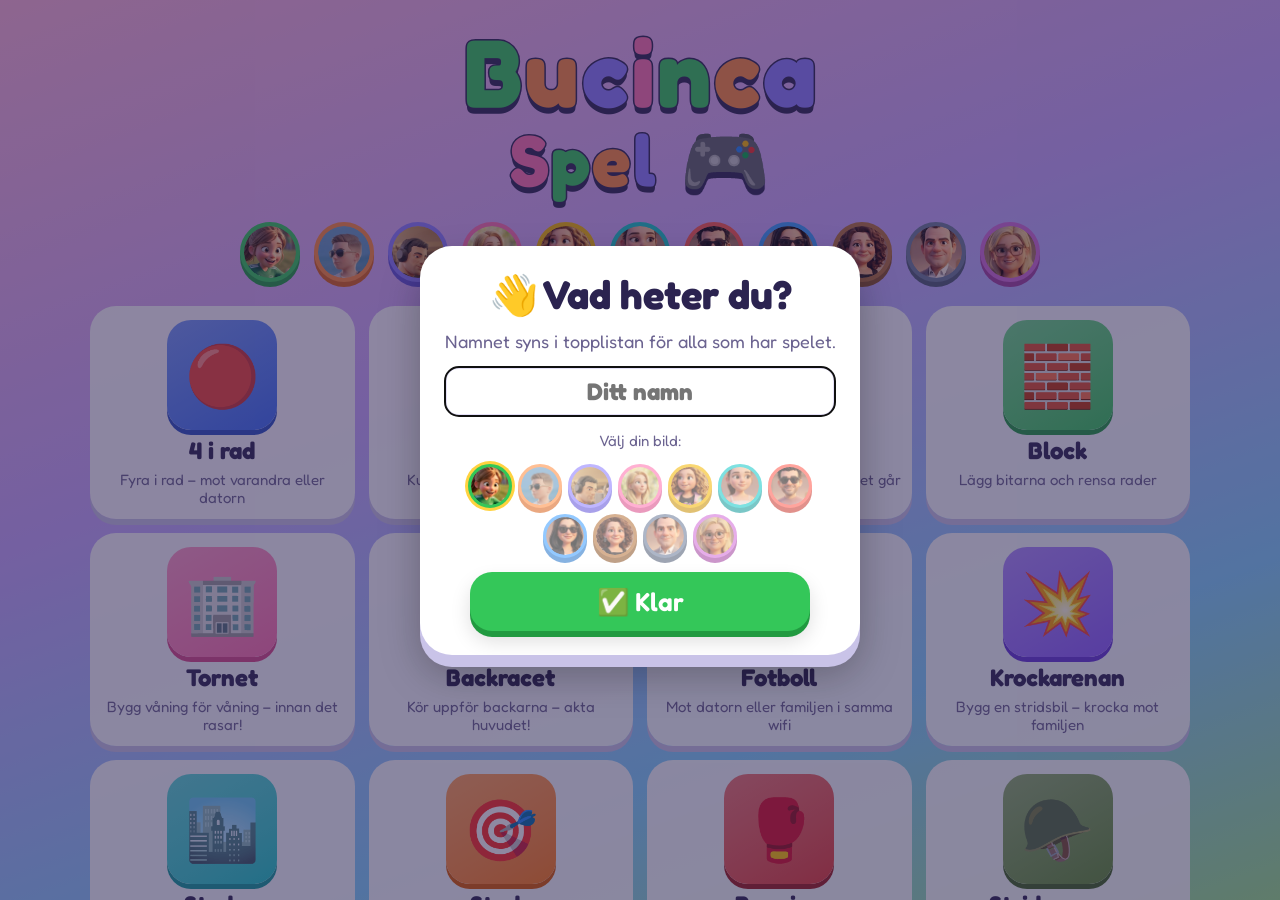
<file: index.html>
<!doctype html>
<html lang="sv">
<head>
<meta charset="utf-8">
<meta name="viewport" content="width=device-width,initial-scale=1,maximum-scale=1,user-scalable=no,viewport-fit=cover">
<title>Bucinca Spel</title>
<link rel="manifest" href="manifest.webmanifest">
<link rel="apple-touch-icon" href="icons/apple-touch-icon.png">
<link rel="icon" href="icons/favicon.png">
<meta name="apple-mobile-web-app-capable" content="yes">
<meta name="mobile-web-app-capable" content="yes">
<meta name="apple-mobile-web-app-status-bar-style" content="black-translucent">
<meta name="apple-mobile-web-app-title" content="Bucinca">
<meta name="theme-color" content="#8B7BFF">
<link rel="stylesheet" href="shared/style.css">
<style>
body{background:linear-gradient(160deg,#FFB3D9 0%,#C9A7FF 40%,#7FD1FF 75%,#9BE38A 100%)}
#hub{justify-content:flex-start;overflow-y:auto;padding-top:calc(var(--safe-t) + 10px)}
.games{display:grid;grid-template-columns:repeat(2,minmax(0,1fr));gap:14px;width:min(94vw,560px);padding-bottom:6px}
@media (min-aspect-ratio:5/4){.games{grid-template-columns:repeat(3,minmax(0,1fr));width:min(94vw,860px)}}
@media (min-width:900px) and (min-aspect-ratio:5/4){.games{grid-template-columns:repeat(4,minmax(0,1fr));width:min(96vw,1100px)}}
.game{--c:#FF8A3D;--d:#D9621A;background:var(--card);border-radius:26px;padding:14px 10px 12px;display:flex;flex-direction:column;align-items:center;gap:6px;
  box-shadow:0 6px 0 #C9C3E8;position:relative;transition:transform .15s;text-align:center;overflow:hidden}
.game:active{transform:scale(.95)}
.game .ic{width:clamp(70px,20vmin,110px);aspect-ratio:1;border-radius:24px;background:linear-gradient(150deg,color-mix(in srgb,var(--c) 70%,#fff),var(--c));
  box-shadow:0 5px 0 var(--d);display:grid;place-items:center;font-size:clamp(38px,11vmin,60px);animation:hop 1.6s ease-in-out infinite}
.game:nth-child(2) .ic{animation-delay:.2s}.game:nth-child(3) .ic{animation-delay:.4s}.game:nth-child(4) .ic{animation-delay:.6s}.game:nth-child(5) .ic{animation-delay:.8s}.game:nth-child(6) .ic{animation-delay:1s}.game:nth-child(7) .ic{animation-delay:1.2s}.game:nth-child(8) .ic{animation-delay:1.4s}.game:nth-child(9) .ic{animation-delay:1.6s}.game:nth-child(10) .ic{animation-delay:1.8s}.game:nth-child(11) .ic{animation-delay:2s}.game:nth-child(12) .ic{animation-delay:2.2s}
.game b{font-size:clamp(18px,4.6vmin,24px)}
.game small{font-size:clamp(12px,3vmin,15px);color:var(--muted);line-height:1.2}
.game .best{font-size:clamp(12px,3vmin,14px);font-weight:600;color:var(--d)}
.game .new{position:absolute;top:10px;right:-28px;transform:rotate(35deg);background:#FF4D6D;color:#fff;font-size:12px;font-weight:700;padding:3px 30px}
.hubbtns{display:flex;gap:12px;flex-wrap:wrap;justify-content:center;padding-bottom:16px}
.hubbtns .btn{min-width:0}
.upbar{position:fixed;left:50%;transform:translateX(-50%);bottom:max(14px,env(safe-area-inset-bottom));z-index:20;background:#2B2350;color:#fff;border-radius:18px;padding:8px 10px 8px 16px;display:flex;align-items:center;gap:10px;font-weight:600;box-shadow:0 6px 0 #0004;max-width:94vw}
.upbar .btn{min-width:0;padding:8px 14px;font-size:15px}
.tops{width:min(96vw,980px);margin-top:64px;padding-bottom:20px;display:grid;grid-template-columns:repeat(auto-fill,minmax(min(100%,300px),1fr));gap:12px}
.tcard{background:var(--card);border-radius:22px;padding:10px 12px;box-shadow:0 5px 0 #C9C3E8;display:flex;flex-direction:column;gap:6px}
.tcard h4{margin:0;font-size:17px}
.trow{display:flex;align-items:center;gap:8px;background:#F6F4FF;border-radius:12px;padding:4px 10px;font-weight:600}
.trow .av{width:30px;border-width:2px;flex:none}
.trow span{flex:1;min-width:0;overflow:hidden;text-overflow:ellipsis;white-space:nowrap}
.trow b{white-space:nowrap}
.trow.me{box-shadow:0 0 0 3px #FFD23F;background:#FFF8D6}
.trow span.m{flex:none;width:28px;text-align:center}
.tnote{grid-column:1/-1;text-align:center;color:#fff;font-weight:600;text-shadow:0 1px 0 #0006}
.figpick{display:flex;flex-wrap:wrap;gap:6px;justify-content:center}
.figpick button{border-radius:50%;padding:0;background:none}
.figpick .av{width:44px;border-width:3px;opacity:.55}
.figpick button.on .av{opacity:1;box-shadow:0 0 0 3px #FFD23F}
.nameIn{font:inherit;font-size:24px;font-weight:700;text-align:center;width:100%;border:3px solid #E4E0F7;border-radius:14px;padding:8px;-webkit-user-select:text;user-select:text}
#hub .logo .l1{font-size:clamp(44px,13vmin,96px)}
#hub .logo .l2{font-size:clamp(34px,10vmin,72px)}
#hub .dance .av{width:clamp(34px,7.5vmin,60px)}
@media (min-aspect-ratio:5/4) and (max-height:600px){
  #hub .logo{flex-direction:row;gap:14px;align-items:baseline}
  #hub .logo .l1{font-size:44px}#hub .logo .l2{font-size:40px}
  #hub .dance{display:none}
}
</style>
</head>
<body>
<div id="bg"></div>

<section id="hub" class="screen on">
  <div class="logo" id="logo"></div>
  <div class="dance" id="dance"></div>
  <div class="games" id="games"></div>
  <div class="hubbtns">
    <button class="btn green small" id="toTop">🏆 Topplista</button>
    <button class="btn purple small" id="toChars">🎭 Figurer</button>
    <button class="btn pink small" id="toSettings">⚙️ Ljud & vibration</button>
    <button class="btn blue small" id="toCode">🌍 Gå med med kod</button>
  </div>
</section>

<section id="top" class="screen scroll">
  <div class="topbar"><button class="ibtn" data-back>⬅️</button><h2>Topplista 🏆</h2><button class="ibtn" id="topRe">🔄</button></div>
  <div class="tops" id="topList"></div>
</section>

<section id="chars" class="screen scroll">
  <div class="topbar"><button class="ibtn" data-back>⬅️</button><h2>Figurer 🎭</h2><span style="width:48px"></span></div>
  <div class="list" id="charList"></div>
</section>

<section id="settings" class="screen scroll">
  <div class="topbar"><button class="ibtn" data-back>⬅️</button><h2>Inställningar</h2><span style="width:48px"></span></div>
  <div class="list" id="setList"></div>
</section>

<div class="overlay" id="overlay"><div class="panel" id="panel"></div></div>
<div id="party"></div>
<canvas id="confetti"></canvas>

<script src="shared/core.js"></script>
<script src="shared/net.js"></script>
<script src="shared/hs.js"></script>
<script src="hub.js"></script>
</body>
</html>
</file>
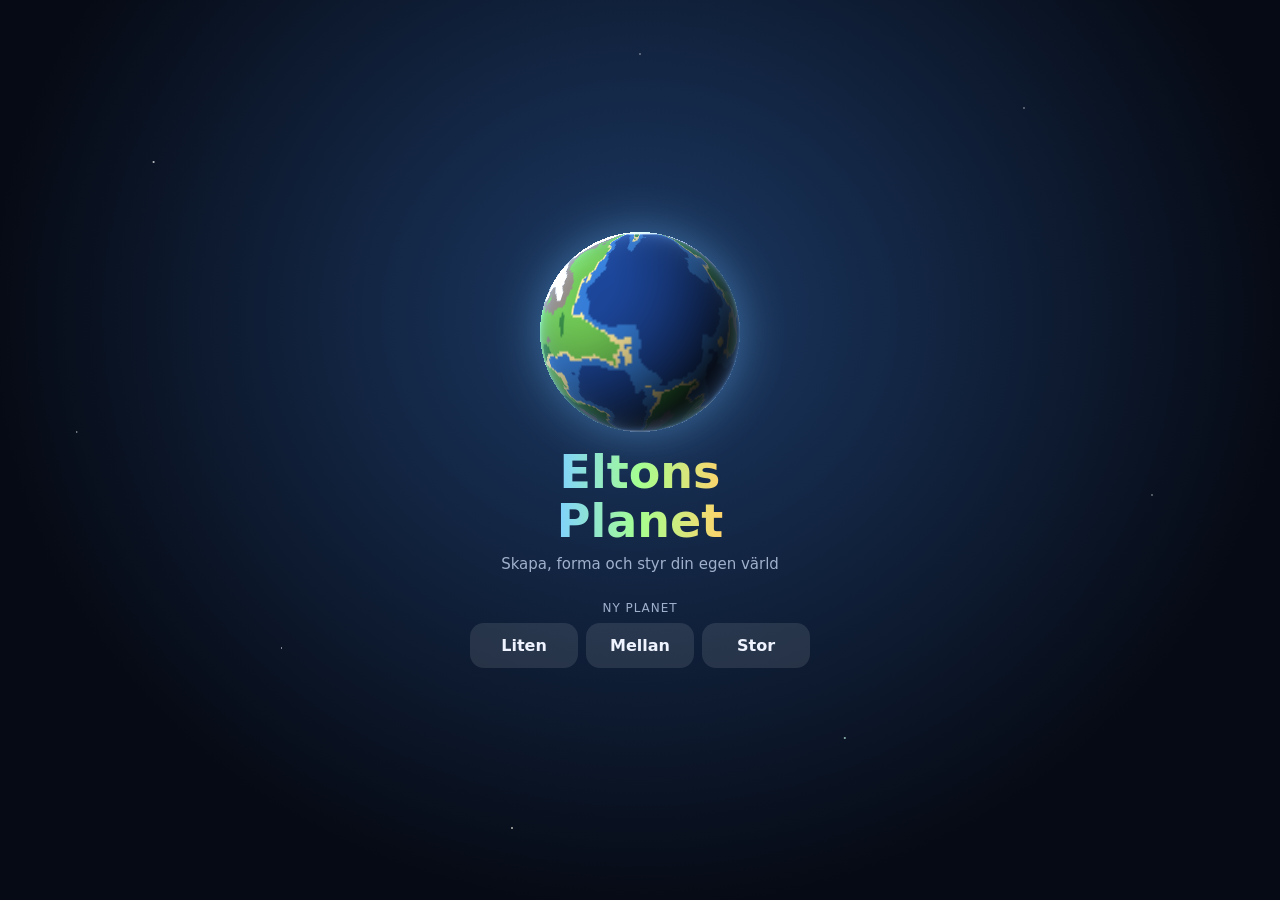
<file: eltonsplanet/index.html>
<!DOCTYPE html>
<html lang="sv">
<head>
<meta charset="utf-8">
<meta name="viewport" content="width=device-width,initial-scale=1,maximum-scale=1,user-scalable=no,viewport-fit=cover">
<meta name="theme-color" content="#0d1628">
<meta name="description" content="Eltons Planet – en gudasimulator: skapa, forma och styr din egen värld.">
<meta name="apple-mobile-web-app-capable" content="yes">
<meta name="mobile-web-app-capable" content="yes">
<meta name="apple-mobile-web-app-status-bar-style" content="black-translucent">
<meta name="apple-mobile-web-app-title" content="Eltons Planet">
<link rel="manifest" href="manifest.webmanifest">
<link rel="icon" href="img/favicon.png">
<link rel="apple-touch-icon" href="img/apple-touch-icon.png">
<title>Eltons Planet</title>
<style>
:root{--bg:#0a1220;--panel:rgba(13,21,35,.96);--line:rgba(255,255,255,.12);--txt:#eef3ff;--dim:#9fb0cc;--acc:#ffc94a}
*{box-sizing:border-box;-webkit-tap-highlight-color:transparent}
html,body{margin:0;height:100%;background:var(--bg);color:var(--txt);font-family:system-ui,-apple-system,"Segoe UI",Roboto,sans-serif;overflow:hidden;user-select:none;-webkit-user-select:none;touch-action:none;overscroll-behavior:none}
button{font-family:inherit;cursor:pointer}
#app{display:flex;flex-direction:column;height:100%}
header{display:flex;align-items:center;gap:8px;padding:calc(env(safe-area-inset-top) + 6px) 10px 6px;background:linear-gradient(#13203a,#0d1628);border-bottom:1px solid var(--line);z-index:2}
.brand{font-weight:900;font-size:16px;white-space:nowrap}
.grad{background:linear-gradient(90deg,#7fd1ff,#a6ff8f,#ffd36b);-webkit-background-clip:text;background-clip:text;color:transparent}
.stats{display:flex;gap:5px;flex:1;justify-content:flex-end;font-size:12px;color:var(--dim);white-space:nowrap;overflow:hidden}
.stats span{background:rgba(255,255,255,.07);padding:3px 7px;border-radius:999px}
.hb{min-width:38px;height:34px;border-radius:10px;border:1px solid var(--line);background:rgba(255,255,255,.07);color:var(--txt);font-size:14px;padding:0 8px}
#wrap{flex:1;position:relative;min-height:0;overflow:hidden}
#cv{position:absolute;inset:0;width:100%;height:100%;display:block;touch-action:none}
footer{background:var(--panel);border-top:1px solid var(--line);padding:6px 0 calc(env(safe-area-inset-bottom) + 6px);z-index:2}
.row1{display:flex;align-items:center;gap:6px;padding:0 8px 6px}
#tabs{display:flex;gap:4px;flex:1;overflow-x:auto;touch-action:pan-x;scrollbar-width:none}
#tabs::-webkit-scrollbar,#tools::-webkit-scrollbar{display:none}
.tab{flex:0 0 auto;border:1px solid var(--line);background:transparent;color:var(--dim);border-radius:999px;padding:6px 10px;font-size:12.5px;font-weight:600}
.tab.on{background:#fff;color:#0b1322;border-color:#fff}
#brush{display:flex;gap:3px;transition:opacity .2s}
#brush.off{opacity:.25;pointer-events:none}
.bs{width:30px;height:30px;border-radius:50%;border:1px solid var(--line);background:rgba(255,255,255,.05);display:flex;align-items:center;justify-content:center;padding:0}
.bs i{display:block;background:var(--dim);border-radius:50%}
.bs.on{border-color:var(--acc)}.bs.on i{background:var(--acc)}
#tools{display:flex;gap:6px;overflow-x:auto;padding:0 8px;touch-action:pan-x;scrollbar-width:none}
.tool{flex:0 0 auto;width:70px;height:62px;border-radius:14px;border:1px solid var(--line);background:linear-gradient(180deg,rgba(255,255,255,.09),rgba(255,255,255,.03));color:var(--txt);display:flex;flex-direction:column;align-items:center;justify-content:center;gap:4px;padding:0}
.tool .ic{font-size:24px;line-height:1}
.tool .nm{font-size:10.5px;color:var(--dim);white-space:nowrap}
.tool.on{background:rgba(255,201,74,.16);border-color:var(--acc)}
.tool.on .nm{color:var(--acc);font-weight:700}
#toasts{position:absolute;left:8px;top:8px;right:8px;display:flex;flex-direction:column;gap:5px;pointer-events:none;align-items:flex-start}
.toast{background:rgba(8,14,26,.85);border:1px solid var(--line);padding:6px 10px;border-radius:10px;font-size:13px;animation:tin .25s ease-out;max-width:100%}
.toast.out{opacity:0;transition:opacity .5s}
@keyframes tin{from{transform:translateY(-6px);opacity:0}to{transform:none;opacity:1}}
.kn{font-weight:800}
#info{position:absolute;left:8px;right:8px;bottom:8px;background:rgba(8,14,26,.92);border:1px solid var(--line);border-radius:14px;padding:10px 12px;font-size:13.5px;line-height:1.45;pointer-events:none}
.hidden{display:none!important}
.modal{position:fixed;inset:0;background:rgba(0,0,0,.55);display:flex;align-items:flex-end;justify-content:center;z-index:8}
.sheet{background:#111b2e;border:1px solid var(--line);border-radius:20px 20px 0 0;width:100%;max-width:560px;max-height:82%;overflow-y:auto;touch-action:pan-y;padding:16px 16px calc(env(safe-area-inset-bottom) + 16px)}
.sheet h2{margin:0 0 10px;font-size:18px}.sheet h3{margin:16px 0 8px;font-size:14px;color:var(--dim);text-transform:uppercase;letter-spacing:.06em}
.sheet p{color:var(--dim);font-size:14px;line-height:1.5;margin:6px 0}
.krow{display:flex;align-items:center;gap:10px;padding:8px 0;border-bottom:1px solid var(--line);font-size:14px}
.dot{width:14px;height:14px;border-radius:4px;flex:0 0 auto;border:1px solid rgba(255,255,255,.3)}
.krow small{display:block;color:var(--dim);font-size:12px;margin-top:2px}
.btn{border:0;border-radius:14px;padding:13px 18px;font-size:16px;font-weight:800;color:#0b1322;background:linear-gradient(90deg,#7fd1ff,#a6ff8f);width:100%}
.btn.sec{background:rgba(255,255,255,.1);color:var(--txt);font-weight:700}
.btnrow{display:flex;gap:8px;margin-top:8px}
#start{position:fixed;inset:0;z-index:10;display:flex;flex-direction:column;align-items:center;justify-content:center;gap:10px;padding:24px;text-align:center;
background:radial-gradient(1.5px 1.5px at 12% 18%,#fff,transparent),radial-gradient(1px 1px at 80% 12%,#fff,transparent),radial-gradient(1.5px 1.5px at 66% 82%,#cfe,transparent),radial-gradient(1px 1px at 22% 72%,#fff,transparent),radial-gradient(1px 1px at 90% 55%,#fff,transparent),radial-gradient(1.5px 1.5px at 40% 92%,#ffe,transparent),radial-gradient(1px 1px at 50% 6%,#fff,transparent),radial-gradient(1px 1px at 6% 48%,#fff,transparent),radial-gradient(ellipse at 50% 35%,#1c3a66,#060a14 72%)}
#planet{width:200px;height:200px;filter:drop-shadow(0 0 24px rgba(110,190,255,.45))}
#start h1{font-size:46px;line-height:1.05;margin:6px 0 0;font-weight:900}
#start .sub{color:var(--dim);margin:0 0 12px;font-size:15px}
#start .box{width:100%;max-width:340px;display:flex;flex-direction:column;gap:8px}
#start .lbl{font-size:12px;color:var(--dim);text-transform:uppercase;letter-spacing:.08em;margin-top:6px}
</style>
</head>
<body>
<div id="app">
  <header>
    <div class="brand">🌍 <span class="grad">Eltons Planet</span></div>
    <div class="stats"><span id="sYear">År 0</span><span id="sPop">👤 0</span><span id="sKing">👑 0</span></div>
    <button id="bSpeed" class="hb" aria-label="Hastighet">▶</button>
    <button id="bMenu" class="hb" aria-label="Meny">☰</button>
  </header>
  <div id="wrap">
    <canvas id="cv"></canvas>
    <div id="toasts"></div>
    <div id="info" class="hidden"></div>
  </div>
  <footer>
    <div class="row1"><div id="tabs"></div><div id="brush"></div></div>
    <div id="tools"></div>
  </footer>
</div>

<div id="start">
  <canvas id="planet" width="200" height="200"></canvas>
  <h1 class="grad">Eltons<br>Planet</h1>
  <p class="sub">Skapa, forma och styr din egen värld</p>
  <div class="box">
    <button class="btn" id="bCont" style="display:none">▶ Fortsätt</button>
    <div class="lbl">Ny planet</div>
    <div class="btnrow" style="margin:0">
      <button class="btn sec" data-size="s">Liten</button>
      <button class="btn sec" data-size="m">Mellan</button>
      <button class="btn sec" data-size="l">Stor</button>
    </div>
  </div>
</div>

<div id="menu" class="modal hidden">
  <div class="sheet">
    <h2>☰ Meny</h2>
    <button class="btn" id="mClose">Tillbaka till planeten</button>
    <div class="btnrow"><button class="btn sec" id="mNew">🌍 Ny planet</button><button class="btn sec" id="mSave">💾 Spara</button></div>
    <h3>Riken</h3>
    <div id="kList"></div>
    <h3>Så spelar du</h3>
    <p>Välj en kraft längst ner och tryck eller dra på planeten. Nyp med två fingrar för att zooma, och dra med två fingrar (eller välj ✋ Flytta) för att flytta runt.</p>
    <p>Sätt ut människor 🧑 – de grundar riken, bygger byar och slott, och ibland blir det krig ⚔️. Får 🐑 betar, vargar 🐺 jagar och drakar 🐉 sprutar eld. Använd regn, blixtar, meteoriter och jordskalv för att forma världen!</p>
    <p>Spelet sparas automatiskt i den här webbläsaren.</p>
  </div>
</div>

<script>
'use strict';
const $=s=>document.querySelector(s);
const cv=$('#cv'),ctx=cv.getContext('2d'),wrap=$('#wrap');
const DPR=Math.min(window.devicePixelRatio||1,2.5);

// ---------- Konstanter ----------
const DEEP=0,WATER=1,SAND=2,GRASS=3,FOREST=4,MOUNT=5,SNOW=6,LAVA=7,ASH=8;
const TNAME=['Djuphav','Vatten','Sand','Gräs','Skog','Berg','Snö','Lava','Aska'];
const TCOL=[[24,60,132],[46,108,186],[226,208,140],[96,172,72],[46,120,56],[124,116,108],[236,240,247],[240,96,30],[74,70,66]];
const TPS=20,YEAR=240;
const SPEEDS=[0,1,2,4],SPEED_LBL=['⏸','▶','▶▶','▶▶▶'];
const PAL=[[229,57,53],[30,136,229],[253,216,53],[142,36,170],[251,140,0],[0,188,212],[216,27,96],[245,245,245],[40,40,48],[121,85,72],[63,81,181],[0,150,136],[255,112,67],[205,220,57]];
const HAIR=['#2b1d14','#4a2f1c','#7a4b26','#c9a15a','#1b1b1b','#8c3b1f'];
const SKIN=['#f1c7a3','#e0ac69','#c68642','#8d5524','#ffdbac'];
const NP=['Elt','Bor','Kal','Mor','Sil','Run','Ask','Fjäl','Var','Tor','Ul','Gry','Il','Dra','Ves','Ar','Kris','Lum','Nor','Zan','Bel','Kos','Ark','Sol'];
const NS=['onia','heim','stad','mark','ia','land','by','rike','vik','holm','ora','gard','ena','ur'];
const UT={human:{hp:30,spd:.055,atk:6,ic:'🧑',n:'Människa'},sheep:{hp:15,spd:.035,atk:0,ic:'🐑',n:'Får'},wolf:{hp:35,spd:.075,atk:8,ic:'🐺',n:'Varg'},dragon:{hp:400,spd:.11,atk:20,ic:'🐉',n:'Drake'}};

// ---------- Tillstånd ----------
let W=0,H=0,N=0,tile,shade,fire,owner,border,bAt;
let units=[],buildings=[],kingdoms=[],particles=[],effects=[],burning=[],newBurn=[];
let tick=0,speedIdx=1,nextBid=1,running=false,shake=0,flash=0;
const counts={human:0,sheep:0,wolf:0,dragon:0};
const cam={x:0,y:0,ts:8,min:2,max:60,fit:4};
const GC=6;let gw=1,gh=1,grid=[];

const R=Math.random;
const rint=(a,b)=>a+Math.floor(R()*(b-a+1));
const clamp=(v,a,b)=>v<a?a:v>b?b:v;
const walkable=t=>t>=2&&t!==LAVA;
const isLand=t=>t>=2;
function tAt(x,y){x|=0;y|=0;if(x<0||y<0||x>=W||y>=H)return DEEP;return tile[y*W+x];}

// ---------- Brus ----------
function makeNoise(seed){
  let s=seed>>>0;const rnd=()=>{s=(s+0x6D2B79F5)>>>0;let t=s;t=Math.imul(t^t>>>15,t|1);t^=t+Math.imul(t^t>>>7,t|61);return((t^t>>>14)>>>0)/4294967296;};
  const g=new Float32Array(65536);for(let i=0;i<65536;i++)g[i]=rnd();
  return(x,y)=>{const xi=Math.floor(x),yi=Math.floor(y),xf=x-xi,yf=y-yi;const x0=xi&255,x1=(xi+1)&255,y0=(yi&255)<<8,y1=((yi+1)&255)<<8;
    const a=g[y0+x0],b=g[y0+x1],c=g[y1+x0],d=g[y1+x1];const u=xf*xf*(3-2*xf),v=yf*yf*(3-2*yf);return a+(b-a)*u+(c-a)*v+(a-b-c+d)*u*v;};
}
function fbm(n,x,y,o){let s=0,a=1,f=1,t=0;for(let i=0;i<o;i++){s+=n(x*f+i*31.7,y*f+i*17.3)*a;t+=a;a*=.5;f*=2;}return s/t;}

// ---------- Värld ----------
function alloc(){
  N=W*H;tile=new Uint8Array(N);shade=new Uint8Array(N);fire=new Uint8Array(N);owner=new Int16Array(N).fill(-1);border=new Uint8Array(N);bAt=new Array(N).fill(null);
  for(let i=0;i<N;i++)shade[i]=R()*16|0;
  S=N<=15000?14:N<=27000?12:9;
  terr=document.createElement('canvas');terr.width=W*S;terr.height=H*S;tctx=terr.getContext('2d');timg=tctx.createImageData(W*S,H*S);tdat=timg.data;
  tcan=document.createElement('canvas');tcan.width=W*4;tcan.height=H*4;tcctx=tcan.getContext('2d');tcimg=tcctx.createImageData(W*4,H*4);dirty.clear();
  gw=Math.ceil(W/GC);gh=Math.ceil(H/GC);grid=[];for(let i=0;i<gw*gh;i++)grid.push([]);
}
function genWorld(size){
  const area={s:13000,m:24000,l:40000}[size]||24000;
  const r=wrap.getBoundingClientRect();const asp=clamp(r.width/Math.max(1,r.height),.5,2.2);
  W=Math.round(Math.sqrt(area*asp));H=Math.round(area/W);alloc();
  const seed=R()*1e9|0,n1=makeNoise(seed),n2=makeNoise(seed+77);
  const h=new Float32Array(N),m=new Float32Array(N);const sc=Math.min(W,H)/3.2;
  for(let y=0;y<H;y++)for(let x=0;x<W;x++){const i=y*W+x,nx=x/sc,ny=y/sc;let v=fbm(n1,nx,ny,5);
    const dx=(x/W-.5)*2,dy=(y/H-.5)*2,d=Math.sqrt(dx*dx+dy*dy)/1.15;v-=Math.pow(d,2.4)*.6;h[i]=v;m[i]=fbm(n2,nx*1.6+9,ny*1.6+9,3);}
  const so=Float32Array.from(h).sort(),q=p=>so[Math.min(N-1,Math.floor(p*N))];
  const dp=q(.30),sea=q(.53),sd=q(.575),mt=q(.92),sn=q(.975);
  for(let i=0;i<N;i++){const v=h[i];tile[i]=v<dp?DEEP:v<sea?WATER:v<sd?SAND:v<mt?(m[i]>.54?FOREST:GRASS):v<sn?MOUNT:SNOW;}
}
function randLand(types){for(let k=0;k<4000;k++){const x=R()*W,y=R()*H;if(types.includes(tAt(x,y)))return{x,y};}return null;}

// ---------- Riken ----------
function kname(){if(!kingdoms.length)return'Eltonia';for(let k=0;k<30;k++){const n=NP[R()*NP.length|0]+NS[R()*NS.length|0];if(!kingdoms.some(K=>K.name===n))return n;}return'Rike '+(kingdoms.length+1);}
function newKingdom(name,rgb){
  const id=kingdoms.length;rgb=rgb||(id<PAL.length?PAL[id]:hsl(R()*360));
  const K={id,name:name||kname(),rgb,css:`rgb(${rgb[0]},${rgb[1]},${rgb[2]})`,dark:`rgb(${rgb[0]*.66|0},${rgb[1]*.66|0},${rgb[2]*.66|0})`,lrgb:rgb.map(v=>v+(255-v)*.35|0),wars:new Set(),alive:true,pop:0,houses:0,castle:null,blds:[],cx:0,cy:0};
  kingdoms.push(K);return K;
}
function hsl(h){const s=.7,l=.55,c=(1-Math.abs(2*l-1))*s,x=c*(1-Math.abs((h/60)%2-1)),m=l-c/2;let r,g,b;
  if(h<60)[r,g,b]=[c,x,0];else if(h<120)[r,g,b]=[x,c,0];else if(h<180)[r,g,b]=[0,c,x];else if(h<240)[r,g,b]=[0,x,c];else if(h<300)[r,g,b]=[x,0,c];else[r,g,b]=[c,0,x];
  return[(r+m)*255|0,(g+m)*255|0,(b+m)*255|0];}
const kn=K=>`<span class="kn" style="color:${K.css}">${K.name}</span>`;
function declareWar(a,b){if(a===b||a.wars.has(b.id))return false;a.wars.add(b.id);b.wars.add(a.id);toast(`⚔️ ${kn(a)} förklarar krig mot ${kn(b)}!`);return true;}
function makePeace(a,b){if(!a.wars.has(b.id))return false;a.wars.delete(b.id);b.wars.delete(a.id);toast(`🕊️ ${kn(a)} och ${kn(b)} sluter fred.`);return true;}

// ---------- Byggnader ----------
function buildable(x,y){if(x<0||y<0||x>=W||y>=H)return false;const i=y*W+x,t=tile[i];return(t===GRASS||t===SAND||t===FOREST||t===ASH)&&!fire[i]&&!bAt[i];}
function createBuilding(x,y,k,type){
  const i=y*W+x;if(tile[i]===FOREST||tile[i]===ASH)setT(i,GRASS);
  const b={id:nextBid++,x,y,k,type:type||'house',hp:type==='castle'?300:80,max:type==='castle'?300:80,t:100+R()*200|0,dead:false};
  bAt[i]=b;buildings.push(b);const K=kingdoms[k];K.houses++;K.blds.push(b);return b;
}
function destroyBuilding(b){
  if(b.dead)return;b.dead=true;const i=b.y*W+b.x;if(bAt[i]===b)bAt[i]=null;
  if(tile[i]===GRASS&&R()<.6)setT(i,ASH);
  for(let k=0;k<8;k++)particles.push({x:b.x+.5,y:b.y+.5,vx:(R()-.5)*5,vy:(R()-.5)*5-2,life:.7,max:.7,c:k%2?'#8a6a45':'#666',s:.22});
  if(b.type==='castle'){const K=kingdoms[b.k];if(K)toast(`💥 Slottet i ${kn(K)} har förstörts!`);}
}
function conquer(b,k){
  const old=kingdoms[b.k],K=kingdoms[k];
  if(b.type==='castle'||R()<.5){
    if(b.type==='castle'){toast(`🚩 ${kn(K)} erövrade slottet i ${kn(old)}!`);if(K.castle&&!K.castle.dead){b.type='house';b.max=80;}}
    b.k=k;b.hp=b.max*.5;
  }else destroyBuilding(b);
}
function nearestBld(x,y,r){let best=null,bd=r*r;for(const b of buildings){if(b.dead)continue;const d=(b.x+.5-x)**2+(b.y+.5-y)**2;if(d<bd){bd=d;best=b;}}return best;}
function anyBldWithin(x,y,r){for(const b of buildings){if(!b.dead&&Math.abs(b.x+.5-x)<r&&Math.abs(b.y+.5-y)<r)return true;}return false;}
function nearestOwn(K,x,y){let best=null,bd=1e9;for(const b of K.blds){if(b.dead||b.k!==K.id)continue;const d=(b.x+.5-x)**2+(b.y+.5-y)**2;if(d<bd){bd=d;best=b;}}return best?{b:best,d:Math.sqrt(bd)}:null;}
function freeAdj(x,y){for(let k=0;k<10;k++){const nx=x+rint(-1,1)+.5,ny=y+rint(-1,1)+.5;if(walkable(tAt(nx,ny)))return{x:nx,y:ny};}return null;}

// ---------- Varelser ----------
function spawn(type,x,y,k){
  const d=UT[type];k=k===undefined?-1:k;
  const life=type==='human'?(55+R()*30)*YEAR:type==='sheep'?(12+R()*8)*YEAR:type==='wolf'?(14+R()*8)*YEAR:1e12;
  const u={type,x,y,k,hp:d.hp,max:d.hp,spd:d.spd*(.85+R()*.3),atk:d.atk,age:0,life,tx:null,ty:null,wait:0,cd:0,think:R()*8|0,hunger:0,bless:0,
    skin:SKIN[R()*SKIN.length|0],hair:HAIR[R()*HAIR.length|0],foe:null,flee:null,siege:null,home:null,dead:false,flip:R()<.5,swing:0,seed:R()*10};
  units.push(u);return u;
}
function die(u){if(u.dead)return;u.dead=true;
  if(u.type==='dragon')toast('🐉 En drake har besegrats!');
  for(let k=0;k<4;k++)particles.push({x:u.x,y:u.y-.3,vx:(R()-.5)*3,vy:-R()*3,life:.5,max:.5,c:u.type==='sheep'?'#fff':'#c62828',s:.15});
}
function hit(v,dmg){v.hp-=dmg;particles.push({x:v.x,y:v.y-.4,vx:(R()-.5)*2,vy:-2,life:.35,max:.35,c:'#ff5252',s:.13});if(v.hp<=0)die(v);}
function buildGrid(){for(const c of grid)c.length=0;for(const u of units){if(u.dead)continue;const gx=clamp(u.x/GC|0,0,gw-1),gy=clamp(u.y/GC|0,0,gh-1);grid[gy*gw+gx].push(u);}}
function query(x,y,r,fn){const x0=clamp((x-r)/GC|0,0,gw-1),x1=clamp((x+r)/GC|0,0,gw-1),y0=clamp((y-r)/GC|0,0,gh-1),y1=clamp((y+r)/GC|0,0,gh-1),r2=r*r;
  for(let gy=y0;gy<=y1;gy++)for(let gx=x0;gx<=x1;gx++){const c=grid[gy*gw+gx];for(let i=0;i<c.length;i++){const u=c[i];if(u.dead)continue;const dx=u.x-x,dy=u.y-y,d2=dx*dx+dy*dy;if(d2<=r2)fn(u,d2);}}}

function moveToward(u,tx,ty,s){
  const dx=tx-u.x,dy=ty-u.y,d=Math.hypot(dx,dy);if(d<1e-4)return;if(s>d)s=d;
  const nx=u.x+dx/d*s,ny=u.y+dy/d*s;if(Math.abs(dx)>.02)u.flip=dx<0;
  if(u.type==='dragon'){u.x=clamp(nx,0,W-.01);u.y=clamp(ny,0,H-.01);return;}
  if(nx<0||ny<0||nx>=W||ny>=H){u.tx=null;return;}
  const t=tile[(ny|0)*W+(nx|0)];
  if(walkable(t)||!walkable(tile[(u.y|0)*W+(u.x|0)])){u.x=nx;u.y=ny;}else{u.tx=null;}
}
function wander(u,cx,cy,r,fly){
  if(u.wait>0){u.wait--;return;}
  if(u.tx===null){for(let k=0;k<6;k++){const a=R()*6.283,d=R()*r,x=cx+Math.cos(a)*d,y=cy+Math.sin(a)*d;if(x<0||y<0||x>=W||y>=H)continue;if(fly||walkable(tile[(y|0)*W+(x|0)])){u.tx=x;u.ty=y;break;}}if(u.tx===null){u.wait=15;return;}}
  const d=Math.hypot(u.tx-u.x,u.ty-u.y);if(d<.15){u.tx=null;u.wait=R()*50|0;return;}
  const t=fly?GRASS:tAt(u.x,u.y);moveToward(u,u.tx,u.ty,u.spd*(t===MOUNT||t===SNOW?.5:1));
}

function updHuman(u){
  const adult=u.age>=14*YEAR;let K=u.k>=0?kingdoms[u.k]:null;if(K&&!K.alive){u.k=-1;K=null;}
  if(u.cd>0)u.cd--;
  if(--u.think<=0){
    u.think=6+(R()*6|0);const atWar=!!(K&&K.wars.size&&adult);const r=atWar?13:5;let best=null,bd=1e9;
    query(u.x,u.y,r,(v,d2)=>{if(v===u)return;let e=false;
      if(v.type==='wolf')e=d2<20;else if(v.type==='dragon')e=d2<6;else if(v.type==='human'&&K&&v.k>=0&&v.k!==u.k&&K.wars.has(v.k))e=true;
      if(e&&d2<bd){bd=d2;best=v;}});
    if(!adult){u.flee=best;u.foe=null;}else{u.foe=best;u.flee=null;}
    if(!best&&atWar&&!(u.siege&&!u.siege.dead)&&R()<.4){let sb=null,sd=400;for(const b of buildings){if(!b.dead&&b.k!==u.k&&K.wars.has(b.k)){const d=(b.x+.5-u.x)**2+(b.y+.5-u.y)**2;if(d<sd){sd=d;sb=b;}}}u.siege=sb;}
    if(!atWar)u.siege=null;
    if(!K&&adult){const nb=nearestBld(u.x,u.y,8);if(nb&&kingdoms[nb.k].alive){u.k=nb.k;u.home=nb;K=kingdoms[nb.k];}}
  }
  if(u.flee&&!u.flee.dead){moveToward(u,u.x*2-u.flee.x,u.y*2-u.flee.y,u.spd*1.1);return;}
  if(u.foe&&!u.foe.dead){const f=u.foe,d=Math.hypot(f.x-u.x,f.y-u.y);
    if(d<.8){if(u.cd<=0){hit(f,u.atk*(u.bless?1.6:1));u.cd=10;u.swing=5;}}else moveToward(u,f.x,f.y,u.spd*1.15);return;}
  u.foe=null;
  if(u.siege){const b=u.siege;if(b.dead||!K||!K.wars.has(b.k))u.siege=null;else{const d=Math.hypot(b.x+.5-u.x,b.y+.5-u.y);
    if(d<1.1){if(u.cd<=0){u.cd=12;u.swing=5;b.hp-=u.atk*(u.bless?1.6:1);if(b.hp<=0)conquer(b,u.k);}}else moveToward(u,b.x+.5,b.y+.5,u.spd*1.1);return;}}
  if(u.hp<u.max)u.hp+=.01;
  if(adult){
    if(!K){if(R()<.006){const tx=u.x|0,ty=u.y|0;if(buildable(tx,ty)&&!anyBldWithin(u.x,u.y,10))foundKingdom(u,tx,ty);}}
    else if(K.pop>=K.houses*2&&K.houses<50&&R()<.006)tryBuild(u,K);
  }
  let cx=u.x,cy=u.y,r=10;
  if(K){if(!u.home||u.home.dead||u.home.k!==u.k){const nb=nearestOwn(K,u.x,u.y);u.home=nb?nb.b:null;}if(u.home){cx=u.home.x+.5;cy=u.home.y+.5;r=5.5;}}
  wander(u,cx,cy,r);
}
function foundKingdom(u,tx,ty){
  const K=newKingdom();u.k=K.id;u.home=createBuilding(tx,ty,K.id);
  for(const v of units)if(!v.dead&&v.type==='human'&&v.k<0&&Math.hypot(v.x-u.x,v.y-u.y)<6){v.k=K.id;v.home=u.home;}
  toast(`👑 Riket ${kn(K)} har grundats!`);
}
function tryBuild(u,K){
  for(let k=0;k<6;k++){const x=(u.x|0)+rint(-3,3),y=(u.y|0)+rint(-3,3);if(!buildable(x,y))continue;
    let ok=true;for(let yy=y-1;yy<=y+1&&ok;yy++)for(let xx=x-1;xx<=x+1;xx++){if(xx>=0&&yy>=0&&xx<W&&yy<H&&bAt[yy*W+xx]){ok=false;break;}}if(!ok)continue;
    if(K.blds.length){const nb=nearestOwn(K,x+.5,y+.5);if(!nb||nb.d>7)continue;}
    createBuilding(x,y,K.id);return;}
}
function updSheep(u){
  if(R()<.0015&&counts.sheep<260&&tAt(u.x,u.y)===GRASS){const nx=u.x+(R()-.5),ny=u.y+(R()-.5);if(walkable(tAt(nx,ny))){spawn('sheep',nx,ny);counts.sheep++;}}
  wander(u,u.x,u.y,5);
}
function updWolf(u){
  u.hunger++;if(u.hunger>YEAR*5){die(u);return;}if(u.cd>0)u.cd--;
  if(--u.think<=0){u.think=10;let best=null,bd=1e9;
    if(u.hunger>YEAR*.7)query(u.x,u.y,9,(v,d2)=>{if(v.type==='sheep'||(v.type==='human'&&d2<20)){const w=v.type==='sheep'?d2:d2*2;if(w<bd){bd=w;best=v;}}});
    u.foe=best;}
  const f=u.foe;
  if(f&&!f.dead){const d=Math.hypot(f.x-u.x,f.y-u.y);
    if(d<.8){if(u.cd<=0){u.cd=12;u.swing=5;hit(f,u.atk);if(f.dead){u.hunger=0;u.foe=null;if(R()<.3&&counts.wolf<70){spawn('wolf',u.x,u.y);counts.wolf++;}}}}
    else moveToward(u,f.x,f.y,u.spd*1.2);return;}
  wander(u,u.x,u.y,8);
}
function updDragon(u){
  if(u.cd>0)u.cd--;
  if(u.cd<=0&&R()<.03){u.cd=50;const fx=u.x+(u.flip?-2.2:2.2),fy=u.y+1.2;breath(u,fx,fy);}
  wander(u,u.x,u.y,22,true);
}
function breath(u,fx,fy){
  for(let k=0;k<14;k++){const t=R();particles.push({x:u.x+(u.flip?-.8:.8),y:u.y-.9,vx:(fx-u.x)*2.2*(.7+t*.6)+(R()-.5),vy:(fy-u.y+.9)*2.2+(R()-.5),life:.5,max:.5,c:k%3?'#ff9800':'#ffeb3b',s:.3});}
  forBrush(fx,fy,1.3,(x,y,i)=>ignite(i));
  query(fx,fy,1.8,v=>{if(v.type!=='dragon')hit(v,20);});
  const b=nearestBld(fx,fy,1.6);if(b){b.hp-=40;if(b.hp<=0)destroyBuilding(b);}
}

// ---------- Eld & natur ----------
function ignite(i){if(i<0||i>=N||fire[i]||tile[i]<=1||tile[i]===SNOW)return;const t=tile[i];fire[i]=(t===FOREST?55:t===GRASS?22:bAt[i]?40:12)+(R()*20|0);newBurn.push(i);}
function fireStep(){
  const nb=[];
  for(const i of burning){if(!fire[i])continue;const t=tile[i];if(t<=1){fire[i]=0;continue;}
    fire[i]--;
    if(tick%2===0){const x=i%W;const ns=[x>0?i-1:-1,x<W-1?i+1:-1,i-W,i+W];
      for(const j of ns){if(j<0||j>=N||fire[j])continue;const tj=tile[j];const p=tj===FOREST?.06:tj===GRASS?.015:bAt[j]?.05:0;if(p&&R()<p)ignite(j);}}
    const b=bAt[i];if(b){b.hp-=.6;if(b.hp<=0)destroyBuilding(b);}
    if(!fire[i]){if(t===FOREST)setT(i,R()<.6?ASH:GRASS);else if(t===GRASS&&R()<.5)setT(i,ASH);}else nb.push(i);
    if(R()<.01)particles.push({x:i%W+R(),y:(i/W|0)+R(),vx:(R()-.5)*.6,vy:-1.4,life:.9,max:.9,c:'#555',s:.18});
  }
  burning=nb.concat(newBurn);newBurn=[];
}
function nature(){
  const n=Math.max(50,N/60|0);
  for(let k=0;k<n;k++){const i=R()*N|0,t=tile[i];if(t!==ASH&&t!==GRASS&&t!==LAVA)continue;const x=i%W,y=i/W|0;
    if(t===ASH){if(!fire[i]&&R()<.03)setT(i,GRASS);}
    else if(t===GRASS){if(!bAt[i]&&R()<.01&&(tAt(x+1,y)===FOREST||tAt(x-1,y)===FOREST||tAt(x,y+1)===FOREST||tAt(x,y-1)===FOREST))setT(i,FOREST);}
    else{ // lava
      const ns=[[x+1,y],[x-1,y],[x,y+1],[x,y-1]];let water=false;
      for(const[a,b]of ns){const tt=tAt(a,b);if(tt<=1)water=true;else if(tt===FOREST||tt===GRASS)if(R()<.3)ignite(b*W+a);}
      if(water&&R()<.5)setT(i,MOUNT);else if(R()<.025)setT(i,MOUNT);
      else if(R()<.015){const[a,b]=ns[R()*4|0];if(a>=0&&b>=0&&a<W&&b<H){const j=b*W+a,tt=tile[j];if(tt===GRASS||tt===SAND||tt===FOREST||tt===ASH){setTile(j,LAVA);}}}
    }
  }
}
function setTile(i,t){
  setT(i,t);if(t<=1)fire[i]=0;
  const b=bAt[i];if(b&&(t<=1||t===LAVA||t===MOUNT||t===SNOW))destroyBuilding(b);
}

// ---------- Simulationssteg ----------
function step(){
  tick++;buildGrid();
  counts.human=counts.sheep=counts.wolf=counts.dragon=0;
  for(const K of kingdoms)K.pop=0;
  for(const u of units){counts[u.type]++;if(u.type==='human'&&u.k>=0&&kingdoms[u.k])kingdoms[u.k].pop++;}
  for(let n=0;n<units.length;n++){const u=units[n];if(u.dead)continue;
    if(u.swing>0)u.swing--;
    if(u.type!=='dragon'){const i=(u.y|0)*W+(u.x|0),t=tile[i];if(t<=1)u.hp-=.25;else if(t===LAVA)u.hp-=4;if(fire[i])u.hp-=1.2;}
    u.age++;if(u.age>u.life||u.hp<=0){die(u);continue;}
    if(u.type==='human')updHuman(u);else if(u.type==='sheep')updSheep(u);else if(u.type==='wolf')updWolf(u);else updDragon(u);
  }
  units=units.filter(u=>!u.dead);
  updBuildings();fireStep();nature();
  if(tick%20===0)checkKingdoms();
  if(tick%30===0)territory();
  if(tick%YEAR===0)yearly();
}
function updBuildings(){
  for(const K of kingdoms){K.houses=0;K.blds.length=0;K.castle=null;}
  const keep=[];
  for(const b of buildings){if(b.dead)continue;const t=tile[b.y*W+b.x];if(t<=1||t===LAVA||t===MOUNT||t===SNOW){destroyBuilding(b);continue;}
    const K=kingdoms[b.k];K.houses++;K.blds.push(b);if(b.type==='castle')K.castle=b;keep.push(b);}
  buildings=keep;
  for(const b of buildings){const K=kingdoms[b.k],i=b.y*W+b.x;
    if(b.hp<b.max&&!fire[i])b.hp+=.02;
    if(--b.t<=0){b.t=160+R()*200|0;const cap=K.houses*3+(K.castle?6:0);if(K.pop<cap){const p=freeAdj(b.x,b.y);if(p){const c=spawn('human',p.x,p.y,b.k);c.home=b;K.pop++;}}}
  }
}
function checkKingdoms(){
  for(const K of kingdoms){if(!K.alive)continue;
    if(K.houses===0&&K.pop===0){K.alive=false;for(const o of kingdoms)o.wars.delete(K.id);K.wars.clear();toast(`💀 ${kn(K)} har fallit!`);continue;}
    if(K.blds.length){let sx=0,sy=0;for(const b of K.blds){sx+=b.x;sy+=b.y;}K.cx=sx/K.blds.length;K.cy=sy/K.blds.length;}
    if(!K.castle&&K.houses>=7){let best=null,bd=1e9;for(const b of K.blds){const d=(b.x-K.cx)**2+(b.y-K.cy)**2;if(d<bd){bd=d;best=b;}}
      if(best){best.type='castle';best.max=300;best.hp=300;K.castle=best;toast(`🏰 ${kn(K)} har byggt ett slott!`);}}
  }
}
function yearly(){
  const A=kingdoms.filter(k=>k.alive&&k.houses>0);
  for(let i=0;i<A.length;i++)for(let j=i+1;j<A.length;j++){const a=A[i],b=A[j],d=Math.hypot(a.cx-b.cx,a.cy-b.cy);
    if(a.wars.has(b.id)){if(R()<.12)makePeace(a,b);}else if(d<55&&a.pop>=4&&b.pop>=4&&R()<.06)declareWar(a,b);}
}
const OFFS={};
function offsets(r){if(OFFS[r])return OFFS[r];const a=[],Rr=Math.ceil(r);for(let y=-Rr;y<=Rr;y++)for(let x=-Rr;x<=Rr;x++)if(x*x+y*y<=r*r)a.push([x,y]);return OFFS[r]=a;}
function territory(){
  owner.fill(-1);
  const list=buildings.filter(b=>!b.dead).sort((a,b)=>(b.type==='castle')-(a.type==='castle'));
  for(const b of list){for(const[dx,dy]of offsets(b.type==='castle'?6.5:3.2)){const x=b.x+dx,y=b.y+dy;if(x<0||y<0||x>=W||y>=H)continue;const i=y*W+x;if(owner[i]===-1&&tile[i]>=2)owner[i]=b.k;}}
  border.fill(0);
  for(let y=0;y<H;y++)for(let x=0;x<W;x++){const i=y*W+x,o=owner[i];if(o<0)continue;
    if(x===0||x===W-1||y===0||y===H-1||owner[i-1]!==o||owner[i+1]!==o||owner[i-W]!==o||owner[i+W]!==o)border[i]=1;}
  renderTerritory();
}

// ---------- Verktyg ----------
const TOOLS={
  terrain:[{id:'raise',ic:'⬆️',n:'Höj land',b:1,rep:180},{id:'lower',ic:'⬇️',n:'Sänk land',b:1,rep:180},{id:'water',ic:'💧',n:'Vatten',b:1,rep:40},{id:'sand',ic:'🏖️',n:'Sand',b:1,rep:40},
    {id:'grass',ic:'🌱',n:'Gräs',b:1,rep:40},{id:'forest',ic:'🌲',n:'Skog',b:1,rep:40},{id:'mount',ic:'⛰️',n:'Berg',b:1,rep:40},{id:'snow',ic:'❄️',n:'Snö',b:1,rep:40},{id:'lava',ic:'🌋',n:'Lava',b:1,rep:60}],
  life:[{id:'human',ic:'🧑',n:'Människa',b:1,rep:170},{id:'sheep',ic:'🐑',n:'Får',b:1,rep:170},{id:'wolf',ic:'🐺',n:'Varg',b:1,rep:220},{id:'dragon',ic:'🐉',n:'Drake',rep:0}],
  power:[{id:'rain',ic:'🌧️',n:'Regn',b:1,rep:90},{id:'bolt',ic:'⚡',n:'Blixt',rep:260},{id:'fire',ic:'🔥',n:'Eld',b:1,rep:70},{id:'meteor',ic:'☄️',n:'Meteor',b:1,rep:0},
    {id:'quake',ic:'🌀',n:'Jordskalv',b:1,rep:0},{id:'bless',ic:'✨',n:'Välsigna',b:1,rep:300},{id:'war',ic:'⚔️',n:'Krig',rep:0},{id:'peace',ic:'🕊️',n:'Fred',rep:0}],
  tool:[{id:'pan',ic:'✋',n:'Flytta',rep:-1},{id:'info',ic:'🔍',n:'Info',rep:0},{id:'erase',ic:'🧽',n:'Sudda liv',b:1,rep:60}]
};
const TABS=[['life','🐾 Liv'],['terrain','🗺️ Terräng'],['power','⚡ Krafter'],['tool','🛠️ Verktyg']];
const TM={};for(const k in TOOLS)for(const t of TOOLS[k])TM[t.id]=t;
const BR=[.7,1.6,3,5];
let curTab='life',tool='human',brushIdx=1;
const UP=[WATER,SAND,GRASS,MOUNT,MOUNT,SNOW,SNOW,MOUNT,MOUNT],DOWN=[DEEP,DEEP,WATER,SAND,SAND,GRASS,MOUNT,SAND,SAND];
function forBrush(wx,wy,r,fn){const x0=Math.floor(wx-r),x1=Math.floor(wx+r),y0=Math.floor(wy-r),y1=Math.floor(wy+r);
  for(let y=y0;y<=y1;y++)for(let x=x0;x<=x1;x++){if(x<0||y<0||x>=W||y>=H)continue;const dx=x+.5-wx,dy=y+.5-wy,d2=dx*dx+dy*dy;if(d2<=r*r+.3)fn(x,y,y*W+x,Math.sqrt(d2));}}
function unitsNear(x,y,r){return units.filter(u=>!u.dead&&(u.x-x)**2+(u.y-y)**2<=r*r);}
function kingdomAt(wx,wy){const i=(wy|0)*W+(wx|0);if(i>=0&&i<N&&owner[i]>=0&&kingdoms[owner[i]].alive)return kingdoms[owner[i]];
  const b=nearestBld(wx,wy,6);if(b)return kingdoms[b.k];const h=unitsNear(wx,wy,2.5).find(u=>u.type==='human'&&u.k>=0);return h?kingdoms[h.k]:null;}

function applyTool(id,wx,wy){
  if(wx<-2||wy<-2||wx>W+2||wy>H+2)return;
  const br=BR[brushIdx];
  switch(id){
    case'raise':forBrush(wx,wy,br,(x,y,i)=>setTile(i,UP[tile[i]]));break;
    case'lower':forBrush(wx,wy,br,(x,y,i)=>setTile(i,DOWN[tile[i]]));break;
    case'water':forBrush(wx,wy,br,(x,y,i)=>{if(tile[i]!==DEEP)setTile(i,WATER);});break;
    case'sand':forBrush(wx,wy,br,(x,y,i)=>setTile(i,SAND));break;
    case'grass':forBrush(wx,wy,br,(x,y,i)=>setTile(i,GRASS));break;
    case'forest':forBrush(wx,wy,br,(x,y,i)=>{if(!bAt[i])setTile(i,FOREST);});break;
    case'mount':forBrush(wx,wy,br,(x,y,i)=>setTile(i,MOUNT));break;
    case'snow':forBrush(wx,wy,br,(x,y,i)=>setTile(i,SNOW));break;
    case'lava':forBrush(wx,wy,br,(x,y,i)=>{setTile(i,LAVA);});break;
    case'human':case'sheep':case'wolf':{
      const n=brushIdx>=2?brushIdx:1;let made=0;
      for(let k=0;k<n*4&&made<n;k++){const a=R()*6.283,d=n>1?R()*br:0,x=wx+Math.cos(a)*d,y=wy+Math.sin(a)*d;if(!walkable(tAt(x,y)))continue;
        const u=spawn(id,x,y);if(id==='human')u.age=(18+R()*10)*YEAR|0;else u.age=YEAR*2;u.hunger=0;made++;}
      if(!made)toast('🌊 Varelser behöver land att stå på.');
      break;}
    case'dragon':{spawn('dragon',clamp(wx,0,W-.01),clamp(wy,0,H-.01));toast('🐉 En drake har vaknat!');break;}
    case'rain':effects.push({type:'rain',x:wx,y:wy,r:br*1.6,t:0,dur:.6});
      forBrush(wx,wy,br*1.6,(x,y,i)=>{fire[i]=0;const t=tile[i];if(t===ASH&&R()<.4)setT(i,GRASS);else if(t===GRASS&&!bAt[i]&&R()<.05)setT(i,FOREST);else if(t===SAND&&R()<.02)setT(i,GRASS);else if(t===LAVA&&R()<.3)setT(i,MOUNT);});break;
    case'bolt':{const pts=[];let x=wx+(R()-.5)*6,y=cam.y-2;const steps=9;for(let k=0;k<=steps;k++){const f=k/steps;pts.push([x+(wx-x)*f+(k&&k<steps?(R()-.5)*2:0),y+(wy-y)*f]);}
      effects.push({type:'bolt',pts,t:0,dur:.35});flash=.25;
      for(const u of unitsNear(wx,wy,1.6))hit(u,60);forBrush(wx,wy,1.1,(x,y,i)=>ignite(i));
      const b=nearestBld(wx,wy,1.2);if(b){b.hp-=50;if(b.hp<=0)destroyBuilding(b);}
      for(let k=0;k<10;k++)particles.push({x:wx,y:wy,vx:(R()-.5)*6,vy:(R()-.5)*6,life:.4,max:.4,c:'#fff59d',s:.15});break;}
    case'fire':forBrush(wx,wy,br,(x,y,i)=>ignite(i));break;
    case'meteor':effects.push({type:'meteor',x:wx,y:wy,r:3+brushIdx*1.5,t:0,dur:.7});break;
    case'quake':quake(wx,wy,8+brushIdx*3);break;
    case'bless':{const hs=unitsNear(wx,wy,br+2);for(const u of hs){if(u.type==='human'){u.hp=u.max;if(!u.bless){u.bless=1;u.life+=20*YEAR;}}else if(u.type!=='dragon')u.hp=u.max;}
      forBrush(wx,wy,br+1,(x,y,i)=>{fire[i]=0;if(tile[i]===ASH)setT(i,GRASS);});
      for(let k=0;k<16;k++)particles.push({x:wx+(R()-.5)*br*2,y:wy+(R()-.5)*br*2,vx:0,vy:-1.5-R(),life:.9,max:.9,c:'#ffe082',s:.14});break;}
    case'war':{const K=kingdomAt(wx,wy);if(!K){toast('🔍 Tryck på ett rike för att starta krig.');break;}
      let n=0;for(const o of kingdoms)if(o.alive&&o!==K&&Math.hypot(o.cx-K.cx,o.cy-K.cy)<90)if(declareWar(K,o))n++;
      if(!n)toast(kingdoms.filter(o=>o.alive).length<2?'⚔️ Det behövs minst två riken för krig.':`⚔️ ${kn(K)} är redan i krig med alla grannar.`);break;}
    case'peace':{const K=kingdomAt(wx,wy);if(!K){toast('🔍 Tryck på ett rike för att sluta fred.');break;}
      let n=0;for(const o of kingdoms)if(makePeace(K,o))n++;for(const u of units)if(u.k===K.id)u.siege=null;if(!n)toast(`🕊️ ${kn(K)} är redan i fred.`);break;}
    case'info':showInfo(wx,wy);break;
    case'erase':for(const u of unitsNear(wx,wy,br)){u.dead=true;particles.push({x:u.x,y:u.y-.3,vx:0,vy:-1,life:.4,max:.4,c:'#fff',s:.25});}break;
  }
}
function meteorImpact(e){
  const r=e.r;shake=.8;flash=.35;
  forBrush(e.x,e.y,r,(x,y,i,d)=>{if(d<r*.35)setTile(i,LAVA);else if(d<r*.75){if(tile[i]>=2)setTile(i,R()<.5?ASH:MOUNT);else setTile(i,DEEP);}else if(R()<.5)ignite(i);});
  for(const u of unitsNear(e.x,e.y,r))if(u.type!=='dragon')die(u);else hit(u,150);
  for(const b of buildings)if(!b.dead&&Math.hypot(b.x+.5-e.x,b.y+.5-e.y)<r)destroyBuilding(b);
  for(let k=0;k<40;k++){const a=R()*6.283,s=2+R()*8;particles.push({x:e.x,y:e.y,vx:Math.cos(a)*s,vy:Math.sin(a)*s,life:.9,max:.9,c:['#ff5722','#ffc107','#795548','#fff'][k%4],s:.25+R()*.3});}
  toast('☄️ Ett meteoritnedslag!');
}
function quake(wx,wy,r){
  shake=1.3;let lost=0;
  for(const b of buildings)if(!b.dead&&Math.hypot(b.x+.5-wx,b.y+.5-wy)<r&&R()<.4){destroyBuilding(b);lost++;}
  forBrush(wx,wy,r,(x,y,i)=>{if(R()<.06){const t=tile[i];if(t>=2&&t!==LAVA)setTile(i,R()<.5?UP[t]:DOWN[t]);}});
  for(const u of unitsNear(wx,wy,r))hit(u,10);
  toast(`🌀 Jordskalv!${lost?` ${lost} byggnader rasade.`:''}`);
}

// ---------- Info ----------
let infoTimer=0;
function kSummary(K){const ws=[...K.wars].map(id=>kn(kingdoms[id]));return`👤 ${K.pop} invånare · 🏠 ${K.houses} byggnader${K.castle?' · 🏰 slott':''}<br>${ws.length?'⚔️ Krig mot '+ws.join(', '):'🕊️ I fred'}`;}
function showInfo(wx,wy){
  let u=null,bd=2.2;for(const v of units){const d=(v.x-wx)**2+(v.y-wy+.3)**2;if(d<bd){bd=d;u=v;}}
  const i=(wy|0)*W+(wx|0);let html='';
  if(u){const d=UT[u.type];html=`<b>${d.ic} ${d.n}${u.type==='human'&&u.age<14*YEAR?' (barn)':''}${u.bless?' ✨':''}</b><br>Ålder: ${Math.floor(u.age/YEAR)} år · Hälsa: ${Math.max(0,Math.ceil(u.hp))}/${u.max}`;
    if(u.type==='human')html+=u.k>=0?`<br>Tillhör ${kn(kingdoms[u.k])}`:'<br>Nomad – letar efter en plats att bosätta sig';}
  else{const b=(i>=0&&i<N&&bAt[i])||nearestBld(wx,wy,1);
    if(b){const K=kingdoms[b.k];html=`<b>${b.type==='castle'?'🏰 Slott':'🏠 Hus'} i ${kn(K)}</b><br>${kSummary(K)}`;}
    else if(i>=0&&i<N){html=`<b>${TNAME[tile[i]]}</b>${fire[i]?' 🔥 brinner':''}`;const o=owner[i];if(o>=0){const K=kingdoms[o];html+=`<br>Rike: ${kn(K)}<br>${kSummary(K)}`;}}}
  if(!html)return;const el=$('#info');el.innerHTML=html;el.classList.remove('hidden');clearTimeout(infoTimer);infoTimer=setTimeout(()=>el.classList.add('hidden'),5000);
}

// ---------- Toasts ----------
function toast(html){const box=$('#toasts');const d=document.createElement('div');d.className='toast';d.innerHTML=html;box.appendChild(d);
  while(box.children.length>4)box.firstChild.remove();setTimeout(()=>{d.classList.add('out');setTimeout(()=>d.remove(),500);},4200);}

// ---------- Grafik: terräng i hög upplösning ----------
const E=[-1,-.32,.1,.45,.5,1.25,1.8,.45,.42];
let S=8,terr=null,tctx=null,timg=null,tdat=null,tcan=null,tcctx=null,tcimg=null,vign=null,glints=[],clouds=[];
const dirty=new Set(),CH=12;
function periodicNoise(size,cells,amps,seed){const out=new Float32Array(size*size);let s=seed;const rnd=()=>{s=(s*16807)%2147483647;return s/2147483647;};let tot=0;
  for(let o=0;o<cells.length;o++){const c=cells[o],a=amps[o];tot+=a;const g=new Float32Array(c*c);for(let i=0;i<c*c;i++)g[i]=rnd();const cs=size/c;
    for(let y=0;y<size;y++){const fy=y/cs,y0=Math.floor(fy),ty=fy-y0,sy=ty*ty*(3-2*ty),ya=(y0%c)*c,yb=((y0+1)%c)*c;
      for(let x=0;x<size;x++){const fx=x/cs,x0=Math.floor(fx),tx=fx-x0,sx=tx*tx*(3-2*tx),xa=x0%c,xb=(x0+1)%c;
        out[y*size+x]+=((g[ya+xa]*(1-sx)+g[ya+xb]*sx)*(1-sy)+(g[yb+xa]*(1-sx)+g[yb+xb]*sx)*sy)*a;}}}
  const idx=new Uint32Array(out.length);for(let i=0;i<idx.length;i++)idx[i]=i;idx.sort((a,b)=>out[a]-out[b]);const res=new Float32Array(out.length);for(let k=0;k<idx.length;k++)res[idx[k]]=k/(idx.length-1);return res;}
const NZ=periodicNoise(256,[4,8,16,32,64],[1,.7,.5,.3,.2],11),NZ2=periodicNoise(256,[8,16,32],[1,.6,.3],29),NZ3=periodicNoise(256,[8,16,32],[1,.6,.3],53);
function TT(x,y){x=x<0?0:x>=W?W-1:x;y=y<0?0:y>=H?H-1:y;return tile[y*W+x];}
function renderTile(tx,ty){
  const WS=W*S,th=tile[ty*W+tx];let trees=null;
  if(th===FOREST){const h=(Math.imul(tx,73856093)^Math.imul(ty,19349663))>>>0;const n=2+(h&1);trees=[];
    for(let k=0;k<n;k++){const hk=(h>>>(1+k*9))&511;trees.push([.27+(hk&7)/7*.46,.22+((hk>>3)&7)/7*.36,.2+((hk>>6)&7)*.012]);}trees.sort((a,b)=>a[1]-b[1]);}
  for(let py=0;py<S;py++){const gy=ty*S+py,v=(py+.5)/S;
    for(let px=0;px<S;px++){const gx=tx*S+px,ni=((gy&255)<<8)|(gx&255),n1=NZ[ni]-.5,n2=NZ2[ni]-.5,n3=NZ3[ni]-.5;
      const fx=(gx+.5)/S-.5+n2*.6,fy=(gy+.5)/S-.5+n3*.6,x0=Math.floor(fx),y0=Math.floor(fy),ax=fx-x0,ay=fy-y0;
      const t00=TT(x0,y0),t10=TT(x0+1,y0),t01=TT(x0,y0+1),t11=TT(x0+1,y0+1);
      const w00=(1-ax)*(1-ay),w10=ax*(1-ay),w01=(1-ax)*ay,w11=ax*ay;
      const e00=E[t00],e10=E[t10],e01=E[t01],e11=E[t11];
      const e=e00*w00+e10*w10+e01*w01+e11*w11,ee=e+n1*.14;
      let r,g,b;
      if(ee<0){const d=ee<-1?1:-ee;r=58-38*d;g=152-94*d;b=206-78*d;const w=n1*10;r+=w*.4;g+=w*.7;b+=w;
        if(ee>-.07){const f=(ee+.07)/.07*.6;r+=(232-r)*f;g+=(244-g)*f;b+=(250-b)*f;}}
      else{
        let m=t00,best=w00+(t10===t00?w10:0)+(t01===t00?w01:0)+(t11===t00?w11:0);
        if(t10!==t00){const sc=w10+(t01===t10?w01:0)+(t11===t10?w11:0);if(sc>best){best=sc;m=t10;}}
        if(t01!==t00&&t01!==t10){const sc=w01+(t11===t01?w11:0);if(sc>best){best=sc;m=t01;}}
        if(t11!==t00&&t11!==t10&&t11!==t01&&w11>best)m=t11;
        if(m<=1)m=SAND;
        if(ee<.13&&m!==MOUNT&&m!==SNOW&&m!==LAVA)m=SAND;
        if(m===GRASS){const t=clamp(.5+n1*.9,0,1);r=84+44*t;g=156+36*t;b=60+20*t;}
        else if(m===FOREST){r=58+n1*12;g=118+n1*16;b=50+n1*8;}
        else if(m===SAND){r=232+n1*16;g=213+n1*16;b=152+n1*14;}
        else if(m===MOUNT){const t=clamp(.5+n1*1.1,0,1);r=96+40*t;g=90+38*t;b=86+34*t;if(ee>1.42){const f=Math.min(1,(ee-1.42)*3);r+=(236-r)*f;g+=(240-g)*f;b+=(247-b)*f;}}
        else if(m===SNOW){r=238+n1*10;g=242+n1*8;b=250+n1*4;}
        else if(m===LAVA){const c=Math.abs(n1-n2*.5);if(c<.025){r=255;g=176;b=64;}else if(c<.055){r=228;g=84;b=26;}else{r=62+n1*20;g=30+n1*10;b=24;}}
        else{r=66+n1*14;g=62+n1*13;b=60+n1*12;if(n1>.42){r=112;g=104;b=98;}}
        const k=(m===MOUNT||m===SNOW)?.3:.12,sh=1+clamp(((e10-e00)*(1-ay)+(e11-e01)*ay+((e01-e00)*(1-ax)+(e11-e10)*ax)*1.2)*k,-.3,.22);
        r*=sh;g*=sh;b*=sh;
        if(trees&&ee>=.13){const u=(px+.5)/S;
          for(const[cx,cy,rr]of trees){const dx=u-cx-.07,dy=v-cy-.1;if(dx*dx+dy*dy<rr*rr){r*=.6;g*=.64;b*=.6;break;}}
          for(const[cx,cy,rr]of trees){if(Math.abs(u-cx)<.035&&v>cy&&v<cy+rr+.1){r=96;g=66;b=40;}}
          for(const[cx,cy,rr]of trees){const dx=u-cx,dy=v-cy,d2=dx*dx+dy*dy;if(d2<rr*rr){const d=Math.sqrt(d2)/rr,l=1+(-dx-dy)/rr*.3-(d>.8?(d-.8)*1.4:0),tn=n1*18;r=(36+tn*.4)*l;g=(116+tn)*l;b=(48+tn*.3)*l;}}
        }
      }
      const j=(gy*WS+gx)*4;tdat[j]=r;tdat[j+1]=g;tdat[j+2]=b;tdat[j+3]=255;
    }}
}
function renderAllTerrain(){for(let y=0;y<H;y++)for(let x=0;x<W;x++)renderTile(x,y);tctx.putImageData(timg,0,0);dirty.clear();}
function markDirty(i){const x=i%W,y=i/W|0;for(let dy=-2;dy<=2;dy++){const yy=y+dy;if(yy<0||yy>=H)continue;for(let dx=-2;dx<=2;dx++){const xx=x+dx;if(xx>=0&&xx<W)dirty.add(yy*W+xx);}}}
function setT(i,t){if(tile[i]===t)return;tile[i]=t;markDirty(i);}
function processDirty(){if(!dirty.size)return;const ch=new Set();let n=0;
  for(const i of dirty){const x=i%W,y=i/W|0;renderTile(x,y);ch.add(((y/CH)|0)*10000+((x/CH)|0));dirty.delete(i);if(++n>3000)break;}
  for(const c of ch){const cy=(c/10000|0)*CH,cx=(c%10000)*CH;tctx.putImageData(timg,0,0,cx*S,cy*S,Math.min(CH,W-cx)*S,Math.min(CH,H-cy)*S);}}
function renderTerritory(){
  const d=tcimg.data,T4=W*4;d.fill(0);
  for(let y=0;y<H;y++)for(let x=0;x<W;x++){const i=y*W+x,o=owner[i];if(o<0)continue;const K=kingdoms[o],c=K.rgb,lc=K.lrgb;
    const L=x===0||owner[i-1]!==o,Rt=x===W-1||owner[i+1]!==o,U=y===0||owner[i-W]!==o,D=y===H-1||owner[i+W]!==o;
    for(let py=0;py<4;py++)for(let px=0;px<4;px++){let a=40,cc=c;
      if((L&&px===0)||(Rt&&px===3)||(U&&py===0)||(D&&py===3)){a=240;cc=lc;}else if((L&&px===1)||(Rt&&px===2)||(U&&py===1)||(D&&py===2))a=100;
      const j=((y*4+py)*T4+x*4+px)*4;d[j]=cc[0];d[j+1]=cc[1];d[j+2]=cc[2];d[j+3]=a;}}
  if(!tmpc){tmpc=document.createElement('canvas');}
  if(tmpc.width!==T4||tmpc.height!==H*4){tmpc.width=T4;tmpc.height=H*4;}
  tmpc.getContext('2d').putImageData(tcimg,0,0);
  tcctx.clearRect(0,0,T4,H*4);tcctx.filter='blur(1.3px)';tcctx.drawImage(tmpc,0,0);tcctx.filter='none';
}
let tmpc=null;
function mkGlow(){const c=document.createElement('canvas');c.width=c.height=64;const g=c.getContext('2d');const gr=g.createRadialGradient(32,32,0,32,32,32);
  gr.addColorStop(0,'rgba(255,200,100,1)');gr.addColorStop(.35,'rgba(255,120,30,.55)');gr.addColorStop(1,'rgba(255,60,0,0)');g.fillStyle=gr;g.fillRect(0,0,64,64);return c;}
function mkCloud(col){const c=document.createElement('canvas');c.width=240;c.height=150;const g=c.getContext('2d');
  for(const[x,y,r]of[[70,85,50],[115,68,60],[165,82,48],[120,100,52],[88,105,40],[150,106,40],[196,96,32],[44,96,30]]){
    const gr=g.createRadialGradient(x,y,0,x,y,r);gr.addColorStop(0,col(.9));gr.addColorStop(.55,col(.7));gr.addColorStop(1,col(0));g.fillStyle=gr;g.fillRect(x-r,y-r,r*2,r*2);}return c;}
const GLOW=mkGlow(),CLOUD=mkCloud(a=>`rgba(255,255,255,${a})`),CSHAD=mkCloud(a=>`rgba(0,12,34,${a})`);
function initClouds(){clouds=[];const n=Math.round(N/3500)+3;for(let k=0;k<n;k++)clouds.push({x:R()*W,y:R()*H,s:14+R()*16,v:.25+R()*.35});glints=[];}
function mkVign(){vign=document.createElement('canvas');vign.width=cv.width;vign.height=cv.height;const g=vign.getContext('2d'),w=cv.width,h=cv.height;
  const gr=g.createRadialGradient(w/2,h/2,Math.min(w,h)*.38,w/2,h/2,Math.hypot(w,h)*.6);gr.addColorStop(0,'rgba(0,0,0,0)');gr.addColorStop(1,'rgba(0,8,24,.4)');g.fillStyle=gr;g.fillRect(0,0,w,h);}

// ---------- Ritverktyg ----------
function ell(x,y,rx,ry){ctx.beginPath();ctx.ellipse(x,y,Math.max(rx,.1),Math.max(ry,.1),0,0,6.2832);ctx.fill();}
function circ(x,y,r){ctx.beginPath();ctx.arc(x,y,Math.max(r,.1),0,6.2832);ctx.fill();}
function tri(a,b,c,d,e,f){ctx.beginPath();ctx.moveTo(a,b);ctx.lineTo(c,d);ctx.lineTo(e,f);ctx.closePath();ctx.fill();}
function quad(a,b,c,d,e,f,g,h){ctx.beginPath();ctx.moveTo(a,b);ctx.lineTo(c,d);ctx.lineTo(e,f);ctx.lineTo(g,h);ctx.closePath();ctx.fill();}
function rrect(x,y,w,h,r){ctx.beginPath();if(ctx.roundRect)ctx.roundRect(x,y,w,h,r);else ctx.rect(x,y,w,h);}
function flame(x,y,w,h){ctx.beginPath();ctx.moveTo(x-w,y);ctx.quadraticCurveTo(x-w*1.1,y-h*.5,x,y-h);ctx.quadraticCurveTo(x+w*1.1,y-h*.5,x+w,y);ctx.quadraticCurveTo(x,y+w*.6,x-w,y);ctx.fill();}

function drawHouse(b,K,x,y,s){
  ctx.fillStyle='rgba(0,0,0,.22)';quad(x+s*.14,y+s*.96,x+s*.98,y+s*.96,x+s*1.08,y+s*.7,x+s*.92,y+s*.5);
  if(s<6*DPR){ctx.fillStyle='#ead6ae';ctx.fillRect(x+s*.15,y+s*.45,s*.7,s*.5);ctx.fillStyle=K.css;tri(x+s*.05,y+s*.5,x+s*.5,y+s*.08,x+s*.95,y+s*.5);return;}
  ctx.fillStyle='#c9ad83';quad(x+s*.56,y+s*.52,x+s*.9,y+s*.42,x+s*.9,y+s*.84,x+s*.56,y+s*.95);
  ctx.fillStyle='#f0ddb8';ctx.beginPath();ctx.moveTo(x+s*.12,y+s*.95);ctx.lineTo(x+s*.12,y+s*.52);ctx.lineTo(x+s*.34,y+s*.24);ctx.lineTo(x+s*.56,y+s*.52);ctx.lineTo(x+s*.56,y+s*.95);ctx.closePath();ctx.fill();
  ctx.fillStyle=K.css;quad(x+s*.34,y+s*.19,x+s*.7,y+s*.09,x+s*.97,y+s*.44,x+s*.6,y+s*.56);
  ctx.fillStyle='rgba(255,255,255,.18)';quad(x+s*.34,y+s*.19,x+s*.7,y+s*.09,x+s*.74,y+s*.14,x+s*.39,y+s*.25);
  ctx.fillStyle=K.dark;quad(x+s*.6,y+s*.56,x+s*.97,y+s*.44,x+s*.97,y+s*.49,x+s*.6,y+s*.61);
  ctx.strokeStyle=K.dark;ctx.lineWidth=s*.06;ctx.lineJoin='round';ctx.beginPath();ctx.moveTo(x+s*.07,y+s*.57);ctx.lineTo(x+s*.34,y+s*.19);ctx.lineTo(x+s*.61,y+s*.57);ctx.stroke();
  ctx.fillStyle='#8a6b55';ctx.fillRect(x+s*.7,y+s*.04,s*.09,s*.16);
  ctx.fillStyle='#6b4428';rrect(x+s*.27,y+s*.7,s*.14,s*.25,s*.05);ctx.fill();
  ctx.fillStyle='#ffd877';quad(x+s*.66,y+s*.62,x+s*.8,y+s*.58,x+s*.8,y+s*.7,x+s*.66,y+s*.74);
}
function drawCastle(b,K,x,y,ts,now){
  const s=ts*2.1,cx=x+ts*.5,by=y+ts*.98;
  ctx.fillStyle='rgba(0,0,0,.25)';ell(cx+s*.1,by,s*.56,s*.12);
  ctx.fillStyle='#a6abb4';ctx.fillRect(cx-s*.2,by-s*.74,s*.4,s*.5);ctx.fillStyle='#8f949d';ctx.fillRect(cx+s*.06,by-s*.74,s*.14,s*.5);
  ctx.fillStyle='#a6abb4';for(let k=0;k<4;k++)ctx.fillRect(cx-s*.2+k*s*.11,by-s*.8,s*.07,s*.07);
  ctx.fillStyle='#3a3340';ctx.fillRect(cx-s*.12,by-s*.62,s*.05,s*.1);ctx.fillStyle='#ffd877';ctx.fillRect(cx+s*.0,by-s*.62,s*.05,s*.1);
  ctx.fillStyle='#c3c7ce';ctx.fillRect(cx-s*.4,by-s*.38,s*.8,s*.38);ctx.fillStyle='#a9aeb7';ctx.fillRect(cx+s*.18,by-s*.38,s*.22,s*.38);
  ctx.fillStyle='#c3c7ce';for(let k=0;k<7;k++)ctx.fillRect(cx-s*.4+k*s*.12,by-s*.44,s*.07,s*.07);
  for(const tx of[cx-s*.42,cx+s*.42]){
    ctx.fillStyle='#b5bac2';ctx.fillRect(tx-s*.11,by-s*.62,s*.22,s*.62);ctx.fillStyle='#989da6';ctx.fillRect(tx,by-s*.62,s*.11,s*.62);
    ctx.fillStyle=K.css;tri(tx-s*.15,by-s*.6,tx,by-s*.92,tx+s*.15,by-s*.6);ctx.fillStyle=K.dark;tri(tx,by-s*.92,tx+s*.15,by-s*.6,tx,by-s*.6);
    ctx.fillStyle='#3a3340';ctx.fillRect(tx-s*.02,by-s*.45,s*.04,s*.09);}
  ctx.fillStyle='#4a3524';rrect(cx-s*.09,by-s*.24,s*.18,s*.24,[s*.09,s*.09,0,0]);ctx.fill();
  ctx.fillStyle='#4b4b52';ctx.fillRect(cx-s*.012,by-s*1.12,s*.024,s*.4);
  const w=Math.sin(now*.006+b.id)*s*.03;ctx.fillStyle=K.css;ctx.beginPath();ctx.moveTo(cx,by-s*1.12);
  ctx.quadraticCurveTo(cx+s*.12,by-s*1.12+w,cx+s*.27,by-s*1.1-w);ctx.lineTo(cx+s*.27,by-s*.98-w);ctx.quadraticCurveTo(cx+s*.12,by-s*1.0+w,cx,by-s*.98);ctx.closePath();ctx.fill();
}
function drawHuman(u,x,y,ts){
  const child=u.age<14*YEAR,s=Math.max(ts*(child?.68:.95),3*DPR),K=u.k>=0?kingdoms[u.k]:null,col=K?K.css:'#b9b9b9';
  ctx.fillStyle='rgba(0,0,0,.22)';ell(x,y,s*.24,s*.08);
  if(s<7*DPR){ctx.fillStyle=col;circ(x,y-s*.3,Math.max(s*.2,1.3*DPR));ctx.fillStyle=u.skin;circ(x,y-s*.6,Math.max(s*.13,1*DPR));return;}
  const ph=(u.tx!==null&&u.wait<=0)?Math.sin((u.x+u.y)*14)*s*.05:0;
  ctx.fillStyle='#3b3648';ctx.fillRect(x-s*.13,y-s*.18,s*.1,s*.18+ph);ctx.fillRect(x+s*.03,y-s*.18,s*.1,s*.18-ph);
  ctx.fillStyle=col;rrect(x-s*.2,y-s*.47,s*.4,s*.33,s*.1);ctx.fill();
  ctx.fillStyle='rgba(0,0,0,.2)';rrect(x+s*.03,y-s*.47,s*.17,s*.33,s*.08);ctx.fill();
  ctx.fillStyle='rgba(255,255,255,.28)';ctx.fillRect(x-s*.15,y-s*.43,s*.05,s*.18);
  ctx.fillStyle=u.skin;circ(x,y-s*.6,s*.155);
  ctx.fillStyle=u.hair;ctx.beginPath();ctx.arc(x,y-s*.63,s*.165,Math.PI*1.02,Math.PI*1.98);ctx.fill();
  if(u.swing>0){const d=u.flip?-1:1,a=u.swing/5*1.2;ctx.strokeStyle='#e8eef5';ctx.lineWidth=s*.07;ctx.lineCap='round';ctx.beginPath();
    ctx.moveTo(x+d*s*.18,y-s*.33);ctx.lineTo(x+d*s*(.18+.38*Math.cos(a)),y-s*(.33+.38*Math.sin(a)));ctx.stroke();ctx.lineCap='butt';}
  if(u.bless){ctx.strokeStyle='#ffd54a';ctx.lineWidth=s*.05;ctx.beginPath();ctx.ellipse(x,y-s*.86,s*.15,s*.05,0,0,6.283);ctx.stroke();}
}
function drawSheep(u,x,y,ts){const s=Math.max(ts*.85,3*DPR),d=u.flip?-1:1;
  ctx.fillStyle='rgba(0,0,0,.2)';ell(x,y,s*.3,s*.08);
  if(s<7*DPR){ctx.fillStyle='#f4f4ef';circ(x,y-s*.25,Math.max(s*.22,1.3*DPR));return;}
  ctx.fillStyle='#3d3a3a';ctx.fillRect(x-s*.17,y-s*.16,s*.07,s*.16);ctx.fillRect(x+s*.1,y-s*.16,s*.07,s*.16);
  ctx.fillStyle='#d6d6cf';circ(x-d*s*.02,y-s*.23,s*.2);
  ctx.fillStyle='#f8f8f3';circ(x-d*s*.14,y-s*.3,s*.15);circ(x+d*s*.06,y-s*.35,s*.17);circ(x+d*s*.02,y-s*.27,s*.16);
  ctx.fillStyle='#3d3a3a';ell(x+d*s*.27,y-s*.34,s*.09,s*.11);ctx.fillStyle='#fff';circ(x+d*s*.3,y-s*.37,s*.025);
}
function drawWolf(u,x,y,ts){const s=Math.max(ts*.95,3*DPR),d=u.flip?-1:1;
  ctx.fillStyle='rgba(0,0,0,.22)';ell(x,y,s*.34,s*.08);
  if(s<7*DPR){ctx.fillStyle='#7d828b';circ(x,y-s*.25,Math.max(s*.22,1.3*DPR));return;}
  ctx.strokeStyle='#6b7079';ctx.lineCap='round';ctx.lineWidth=s*.08;ctx.beginPath();ctx.moveTo(x-d*s*.26,y-s*.3);ctx.quadraticCurveTo(x-d*s*.45,y-s*.32,x-d*s*.48,y-s*.48);ctx.stroke();
  ctx.lineWidth=s*.07;ctx.beginPath();ctx.moveTo(x-s*.16,y-s*.24);ctx.lineTo(x-s*.16,y-s*.02);ctx.moveTo(x+s*.14,y-s*.24);ctx.lineTo(x+s*.14,y-s*.02);ctx.stroke();ctx.lineCap='butt';
  ctx.fillStyle='#878c95';ell(x,y-s*.3,s*.3,s*.13);ctx.fillStyle='#b4b8be';ell(x+d*s*.02,y-s*.24,s*.2,s*.06);
  ctx.fillStyle='#878c95';circ(x+d*s*.3,y-s*.42,s*.12);ctx.fillStyle='#9ea3ab';ell(x+d*s*.43,y-s*.39,s*.08,s*.05);
  ctx.fillStyle='#5f646c';tri(x+d*s*.21,y-s*.5,x+d*s*.25,y-s*.65,x+d*s*.31,y-s*.51);tri(x+d*s*.3,y-s*.51,x+d*s*.36,y-s*.64,x+d*s*.4,y-s*.48);
  ctx.fillStyle=u.foe?'#ff4d4d':'#222';circ(x+d*s*.34,y-s*.44,s*(u.foe?.032:.022));
}
function drawDragon(u,x,y,ts,now){
  const s=Math.max(ts*2.4,18*DPR),d=u.flip?-1:1,fl=Math.sin(now*.011+u.seed),yy=y-s*.62+Math.sin(now*.003+u.seed)*s*.04;
  ctx.fillStyle='rgba(0,0,0,.2)';ell(x,y,s*.4,s*.1);
  const wing=(off,col)=>{ctx.fillStyle=col;ctx.beginPath();ctx.moveTo(x+d*s*(.1+off),yy-s*.08);ctx.lineTo(x-d*s*(.3-off),yy-s*.62-fl*s*.32);
    ctx.quadraticCurveTo(x-d*s*(.22-off),yy-s*.3,x-d*s*(.36-off),yy-s*.12);ctx.quadraticCurveTo(x-d*s*.1,yy-s*.18,x+d*s*(.1+off),yy-s*.08);ctx.fill();};
  wing(.12,'#781616');
  ctx.strokeStyle='#c22a24';ctx.lineCap='round';ctx.lineWidth=s*.08;ctx.beginPath();ctx.moveTo(x-d*s*.24,yy);ctx.quadraticCurveTo(x-d*s*.55,yy+s*.16,x-d*s*.72,yy-s*.04);ctx.stroke();
  ctx.fillStyle='#c22a24';tri(x-d*s*.68,yy-s*.04,x-d*s*.86,yy-s*.14,x-d*s*.8,yy+s*.06);
  ctx.lineWidth=s*.11;ctx.beginPath();ctx.moveTo(x+d*s*.2,yy-s*.04);ctx.lineTo(x+d*s*.36,yy-s*.2);ctx.stroke();ctx.lineCap='butt';
  ctx.fillStyle='#d6352c';ell(x,yy,s*.3,s*.13);ctx.fillStyle='#f2a65a';ell(x+d*s*.03,yy+s*.06,s*.22,s*.055);
  ctx.fillStyle='#8a1c18';ctx.fillRect(x-s*.12,yy+s*.08,s*.05,s*.1);ctx.fillRect(x+s*.08,yy+s*.08,s*.05,s*.1);
  ctx.fillStyle='#d6352c';ell(x+d*s*.43,yy-s*.23,s*.13,s*.085);ell(x+d*s*.54,yy-s*.2,s*.07,s*.05);
  ctx.fillStyle='#f3e6c8';tri(x+d*s*.36,yy-s*.29,x+d*s*.3,yy-s*.42,x+d*s*.42,yy-s*.3);
  ctx.fillStyle='#ffeb3b';circ(x+d*s*.46,yy-s*.26,s*.025);
  wing(-.02,'#a8221d');
  if(u.hp<u.max){ctx.fillStyle='rgba(0,0,0,.5)';ctx.fillRect(x-s*.3,yy-s*.75,s*.6,s*.05);ctx.fillStyle='#ef5350';ctx.fillRect(x-s*.3,yy-s*.75,s*.6*Math.max(0,u.hp/u.max),s*.05);}
}

// ---------- Rendering ----------
function render(now){
  processDirty();
  ctx.setTransform(1,0,0,1,0,0);ctx.fillStyle='#143a80';ctx.fillRect(0,0,cv.width,cv.height);
  let ox=0,oy=0;if(shake>0){ox=(R()-.5)*shake*16*DPR;oy=(R()-.5)*shake*16*DPR;}
  ctx.translate(ox,oy);
  const ts=cam.ts,X=x=>(x-cam.x)*ts,Y=y=>(y-cam.y)*ts;
  ctx.imageSmoothingEnabled=true;ctx.imageSmoothingQuality='high';
  ctx.drawImage(terr,X(0),Y(0),W*ts,H*ts);
  const vx0=Math.max(0,Math.floor(cam.x)-1),vy0=Math.max(0,Math.floor(cam.y)-1),vx1=Math.min(W-1,Math.ceil(cam.x+cv.width/ts)+1),vy1=Math.min(H-1,Math.ceil(cam.y+cv.height/ts)+1);
  const inView=(x,y,m)=>x>=vx0-m&&x<=vx1+m&&y>=vy0-m&&y<=vy1+m;
  // glitter på vattnet
  if(ts>=3*DPR){
    if(glints.length<70)for(let k=0;k<3;k++){const gx=vx0+R()*(vx1-vx0+1),gy=vy0+R()*(vy1-vy0+1);if(tAt(gx,gy)<=1&&tAt(gx+1,gy)<=1&&tAt(gx-1,gy)<=1&&tAt(gx,gy+1)<=1)glints.push({x:gx,y:gy,t:0,l:.8+R()*.8});}
    ctx.fillStyle='#fff';for(const g of glints){ctx.globalAlpha=Math.sin(Math.PI*Math.min(1,g.t/g.l))*.55;ctx.fillRect(X(g.x)-ts*.2,Y(g.y),ts*.4,Math.max(DPR,ts*.05));}ctx.globalAlpha=1;
  }
  // riken
  ctx.drawImage(tcan,X(0),Y(0),W*ts,H*ts);
  // glöd från lava och eld
  ctx.globalCompositeOperation='lighter';
  const t1=now*.004;
  for(let y=vy0;y<=vy1;y++)for(let x=vx0;x<=vx1;x++){if(tile[y*W+x]===LAVA){ctx.globalAlpha=.2+.1*Math.sin(t1+x*1.3+y*.7);ctx.drawImage(GLOW,X(x)-ts*.6,Y(y)-ts*.6,ts*2.2,ts*2.2);}}
  for(const i of burning){if(!fire[i])continue;const x=i%W,y=i/W|0;if(!inView(x,y,1))continue;ctx.globalAlpha=.42+.18*Math.sin(now*.02+i);ctx.drawImage(GLOW,X(x)-ts*.9,Y(y)-ts*1.1,ts*2.8,ts*2.8);}
  ctx.globalAlpha=1;ctx.globalCompositeOperation='source-over';
  // byggnader och varelser, sorterade på djup
  const list=[];
  for(const b of buildings)if(!b.dead&&inView(b.x,b.y,2))list.push(b);
  for(const u of units)if(u.type!=='dragon'&&inView(u.x,u.y,1))list.push(u);
  list.sort((a,b)=>((a.type==='house'||a.type==='castle')?a.y+.95:a.y)-((b.type==='house'||b.type==='castle')?b.y+.95:b.y));
  for(const o of list){
    if(o.type==='house'||o.type==='castle'){const K=kingdoms[o.k],x=X(o.x),y=Y(o.y);
      if(o.type==='house')drawHouse(o,K,x,y,ts);else drawCastle(o,K,x,y,ts,now);
      if(o.hp<o.max*.6&&ts>5*DPR){ctx.fillStyle='rgba(0,0,0,.55)';ctx.fillRect(x+ts*.1,y-ts*.15,ts*.8,ts*.1);ctx.fillStyle='#ef5350';ctx.fillRect(x+ts*.1,y-ts*.15,ts*.8*Math.max(0,o.hp/o.max),ts*.1);}}
    else if(o.type==='human')drawHuman(o,X(o.x),Y(o.y),ts);
    else if(o.type==='sheep')drawSheep(o,X(o.x),Y(o.y),ts);
    else drawWolf(o,X(o.x),Y(o.y),ts);
  }
  // flammor
  if(ts>=4*DPR){
    const fl=[];for(const i of burning){if(!fire[i])continue;const x=i%W,y=i/W|0;if(inView(x,y,1))fl.push(i);}
    ctx.fillStyle='#ff6a13';for(const i of fl){const x=i%W,y=i/W|0,f=.75+.3*Math.sin(now*.018+i*1.3);flame(X(x+.5),Y(y+.85),ts*.26,ts*.8*f);}
    ctx.fillStyle='#ffd34d';for(const i of fl){const x=i%W,y=i/W|0,f=.75+.3*Math.sin(now*.018+i*1.3);flame(X(x+.5),Y(y+.85),ts*.13,ts*.45*f);}
  }
  for(const u of units)if(u.type==='dragon'&&inView(u.x,u.y,4))drawDragon(u,X(u.x),Y(u.y),ts,now);
  // partiklar
  for(const p of particles){const a=p.life/p.max;ctx.globalAlpha=Math.min(1,a*1.5);ctx.fillStyle=p.c;const s=Math.max(p.s*ts,1.5*DPR)*(p.c==='#555'?(2-a):1);circ(X(p.x),Y(p.y),s/2);}
  ctx.globalAlpha=1;
  // effekter
  for(const e of effects){const p=e.t/e.dur;
    if(e.type==='bolt'){ctx.save();ctx.shadowColor='#bcd8ff';ctx.shadowBlur=24*DPR;ctx.lineJoin='round';ctx.strokeStyle=`rgba(190,215,255,${1-p})`;ctx.lineWidth=Math.max(4*DPR,ts*.35);
      ctx.beginPath();e.pts.forEach(([a,b],k)=>k?ctx.lineTo(X(a),Y(b)):ctx.moveTo(X(a),Y(b)));ctx.stroke();ctx.strokeStyle=`rgba(255,255,255,${1-p})`;ctx.lineWidth=Math.max(1.5*DPR,ts*.1);ctx.stroke();ctx.restore();}
    else if(e.type==='meteor'){const sx=e.x+14*(1-p),sy=e.y-22*(1-p),rad=Math.max(ts*1.1,8*DPR);
      const gr=ctx.createLinearGradient(X(sx+7),Y(sy-11),X(sx),Y(sy));gr.addColorStop(0,'rgba(255,152,0,0)');gr.addColorStop(1,'rgba(255,210,100,.95)');
      ctx.strokeStyle=gr;ctx.lineWidth=rad*1.3;ctx.lineCap='round';ctx.beginPath();ctx.moveTo(X(sx+7),Y(sy-11));ctx.lineTo(X(sx),Y(sy));ctx.stroke();ctx.lineCap='butt';
      ctx.globalCompositeOperation='lighter';ctx.drawImage(GLOW,X(sx)-rad*2.5,Y(sy)-rad*2.5,rad*5,rad*5);ctx.globalCompositeOperation='source-over';
      ctx.fillStyle='#fff6d6';circ(X(sx),Y(sy),rad*.65);}
    else if(e.type==='rain'){ctx.fillStyle='rgba(30,50,90,.12)';circ(X(e.x),Y(e.y),e.r*ts);ctx.strokeStyle='rgba(190,220,255,.75)';ctx.lineWidth=Math.max(1,DPR);ctx.beginPath();
      for(let k=0;k<50;k++){const a=R()*6.283,d=Math.sqrt(R())*e.r,x=X(e.x+Math.cos(a)*d),y=Y(e.y+Math.sin(a)*d);ctx.moveTo(x,y-ts*.7);ctx.lineTo(x-ts*.12,y);}ctx.stroke();}
  }
  // moln
  const ca=clamp(1.6-ts/cam.fit*.6,0,1);
  if(ca>0){for(const c of clouds){const w=c.s*ts,h=w*.62;ctx.globalAlpha=ca*.35;ctx.drawImage(CSHAD,X(c.x+3),Y(c.y+5),w,h);}
    for(const c of clouds){const w=c.s*ts,h=w*.62;ctx.globalAlpha=ca*.6;ctx.drawImage(CLOUD,X(c.x),Y(c.y),w,h);}ctx.globalAlpha=1;}
  // riksnamn
  ctx.font=`700 ${11*DPR}px system-ui,-apple-system,sans-serif`;ctx.textBaseline='middle';
  for(const K of kingdoms){if(!K.alive||!K.blds.length)continue;const c=K.castle&&!K.castle.dead?K.castle:null;
    const x=X(c?c.x+.5:K.cx+.5),y=Y(c?c.y-1.4:K.cy-.6)-8*DPR;if(x<-100*DPR||y<-30*DPR||x>cv.width+100*DPR||y>cv.height+30*DPR)continue;
    const txt=K.name+(K.wars.size?' ⚔️':''),tw=ctx.measureText(txt).width,pw=tw+24*DPR,ph=19*DPR;
    ctx.fillStyle='rgba(8,14,26,.75)';rrect(x-pw/2,y-ph/2,pw,ph,ph/2);ctx.fill();
    ctx.fillStyle=K.css;circ(x-pw/2+10*DPR,y,4*DPR);ctx.fillStyle='#fff';ctx.fillText(txt,x-pw/2+18*DPR,y+.5*DPR);}
  // pensel
  const tp=TM[tool];const cur=paint&&paint.started?paint:hover;
  if(cur&&tp&&tp.b){const rad=BR[brushIdx]*ts*(tool==='meteor'?(3+brushIdx*1.5)/BR[brushIdx]:tool==='quake'?(8+brushIdx*3)/BR[brushIdx]:tool==='rain'?1.6:1);
    ctx.fillStyle='rgba(255,255,255,.08)';circ(cur.x,cur.y,rad);ctx.setLineDash([6*DPR,5*DPR]);ctx.strokeStyle='rgba(255,255,255,.85)';ctx.lineWidth=1.5*DPR;ctx.beginPath();ctx.arc(cur.x,cur.y,rad,0,6.283);ctx.stroke();ctx.setLineDash([]);}
  ctx.setTransform(1,0,0,1,0,0);
  if(vign)ctx.drawImage(vign,0,0);
  if(flash>0){ctx.fillStyle=`rgba(255,255,240,${flash})`;ctx.fillRect(0,0,cv.width,cv.height);}
}
function updFx(dt){
  for(const p of particles){p.x+=p.vx*dt;p.y+=p.vy*dt;p.vy+=3*dt;p.life-=dt;}particles=particles.filter(p=>p.life>0);if(particles.length>600)particles.splice(0,particles.length-600);
  for(const e of effects){e.t+=dt;if(e.type==='meteor'&&e.t>=e.dur&&!e.done){e.done=true;meteorImpact(e);}}effects=effects.filter(e=>e.t<e.dur);
  for(const g of glints)g.t+=dt;glints=glints.filter(g=>g.t<g.l);
  for(const c of clouds){c.x+=c.v*dt;if(c.x>W+4)c.x=-c.s-4;}
  if(shake>0)shake=Math.max(0,shake-dt);if(flash>0)flash=Math.max(0,flash-dt*1.4);
}

// ---------- Kamera & input ----------
function fitCanvas(){const r=wrap.getBoundingClientRect();const cxw=cv.width?cam.x+cv.width/cam.ts/2:null,cyw=cv.height?cam.y+cv.height/cam.ts/2:null;
  cv.width=Math.max(1,r.width*DPR|0);cv.height=Math.max(1,r.height*DPR|0);mkVign();if(W){computeLimits();if(cxw!==null){cam.x=cxw-cv.width/cam.ts/2;cam.y=cyw-cv.height/cam.ts/2;}clampCam();}}
function computeLimits(){const fit=Math.min(cv.width/W,cv.height/H);cam.fit=fit;cam.min=fit*.85;cam.max=Math.max(fit*3,24*DPR);cam.ts=clamp(cam.ts,cam.min,cam.max);}
function fitCamera(){computeLimits();cam.ts=Math.min(cv.width/W,cv.height/H);cam.x=W/2-cv.width/cam.ts/2;cam.y=H/2-cv.height/cam.ts/2;}
function clampCam(){const vw=cv.width/cam.ts,vh=cv.height/cam.ts;cam.x=clamp(cam.x,-vw*.5,W-vw*.5);cam.y=clamp(cam.y,-vh*.5,H-vh*.5);}
function zoomAt(px,py,nts){nts=clamp(nts,cam.min,cam.max);const wx=cam.x+px/cam.ts,wy=cam.y+py/cam.ts;cam.ts=nts;cam.x=wx-px/nts;cam.y=wy-py/nts;clampCam();}
const ptrs=new Map();let pinch=null,drag=null,paint=null,hover=null;
function cpos(e){const r=cv.getBoundingClientRect();return{x:(e.clientX-r.left)*DPR,y:(e.clientY-r.top)*DPR};}
cv.addEventListener('pointerdown',e=>{
  e.preventDefault();try{cv.setPointerCapture(e.pointerId);}catch(_){}
  const p=cpos(e);ptrs.set(e.pointerId,p);
  if(ptrs.size===2){paint=null;drag=null;const[a,b]=[...ptrs.values()];pinch={d:Math.hypot(a.x-b.x,a.y-b.y)||1,ts:cam.ts,mx:(a.x+b.x)/2,my:(a.y+b.y)/2,cx:cam.x,cy:cam.y};}
  else if(ptrs.size===1){if(e.button===1||e.button===2||tool==='pan')drag={x:p.x,y:p.y,cx:cam.x,cy:cam.y};else paint={x:p.x,y:p.y,t0:performance.now(),started:false,last:0};}
});
cv.addEventListener('pointermove',e=>{
  const p=cpos(e);if(e.pointerType==='mouse')hover=p;if(!ptrs.has(e.pointerId))return;ptrs.set(e.pointerId,p);
  if(pinch&&ptrs.size>=2){const[a,b]=[...ptrs.values()];const d=Math.hypot(a.x-b.x,a.y-b.y)||1,mx=(a.x+b.x)/2,my=(a.y+b.y)/2;
    const nts=clamp(pinch.ts*d/pinch.d,cam.min,cam.max);const wx=pinch.cx+pinch.mx/pinch.ts,wy=pinch.cy+pinch.my/pinch.ts;cam.ts=nts;cam.x=wx-mx/nts;cam.y=wy-my/nts;clampCam();}
  else if(drag){cam.x=drag.cx-(p.x-drag.x)/cam.ts;cam.y=drag.cy-(p.y-drag.y)/cam.ts;clampCam();}
  else if(paint){paint.x=p.x;paint.y=p.y;}
});
function endPtr(e){
  const had=ptrs.has(e.pointerId);ptrs.delete(e.pointerId);if(!had)return;
  if(paint&&!paint.started&&e.type==='pointerup'&&!pinch){doPaint(performance.now());}
  if(ptrs.size===0){paint=null;drag=null;pinch=null;}
  else if(ptrs.size===1&&pinch){pinch=null;const p=[...ptrs.values()][0];drag={x:p.x,y:p.y,cx:cam.x,cy:cam.y};}
}
cv.addEventListener('pointerup',endPtr);cv.addEventListener('pointercancel',endPtr);
cv.addEventListener('pointerleave',e=>{if(e.pointerType==='mouse')hover=null;});
cv.addEventListener('contextmenu',e=>e.preventDefault());
cv.addEventListener('wheel',e=>{e.preventDefault();const p=cpos(e);zoomAt(p.x,p.y,cam.ts*Math.exp(-e.deltaY*.0015));},{passive:false});
function doPaint(now){paint.started=true;paint.last=now;applyTool(tool,cam.x+paint.x/cam.ts,cam.y+paint.y/cam.ts);}
function handlePaint(now){
  if(!paint||ptrs.size!==1||pinch)return;const t=TM[tool];
  if(!paint.started){if(now-paint.t0>90)doPaint(now);}
  else if(t.rep>0&&now-paint.last>t.rep)doPaint(now);
}

// ---------- UI ----------
const tabsEl=$('#tabs'),toolsEl=$('#tools'),brushEl=$('#brush');
function renderUI(){
  tabsEl.innerHTML=TABS.map(([id,l])=>`<button class="tab ${id===curTab?'on':''}" data-tab="${id}">${l}</button>`).join('');
  toolsEl.innerHTML=TOOLS[curTab].map(t=>`<button class="tool ${t.id===tool?'on':''}" data-tool="${t.id}"><span class="ic">${t.ic}</span><span class="nm">${t.n}</span></button>`).join('');
  brushEl.innerHTML=BR.map((r,k)=>`<button class="bs ${k===brushIdx?'on':''}" data-b="${k}" aria-label="Penselstorlek ${k+1}"><i style="width:${5+k*4}px;height:${5+k*4}px"></i></button>`).join('');
  brushEl.classList.toggle('off',!TM[tool].b);
}
tabsEl.addEventListener('click',e=>{const b=e.target.closest('[data-tab]');if(!b)return;curTab=b.dataset.tab;renderUI();});
toolsEl.addEventListener('click',e=>{const b=e.target.closest('[data-tool]');if(!b)return;tool=b.dataset.tool;renderUI();});
brushEl.addEventListener('click',e=>{const b=e.target.closest('[data-b]');if(!b)return;brushIdx=+b.dataset.b;renderUI();});
$('#bSpeed').addEventListener('click',()=>{speedIdx=(speedIdx+1)%SPEEDS.length;$('#bSpeed').textContent=SPEED_LBL[speedIdx];});
$('#bMenu').addEventListener('click',()=>{renderKList();$('#menu').classList.remove('hidden');});
$('#mClose').addEventListener('click',()=>$('#menu').classList.add('hidden'));
$('#menu').addEventListener('click',e=>{if(e.target.id==='menu')$('#menu').classList.add('hidden');});
$('#mSave').addEventListener('click',()=>{save();toast(saveOk?'💾 Planeten är sparad!':'💾 Kunde inte spara i den här webbläsaren.');$('#menu').classList.add('hidden');});
$('#mNew').addEventListener('click',()=>{$('#menu').classList.add('hidden');save();showStart();});
function renderKList(){const A=kingdoms.filter(k=>k.alive).sort((a,b)=>b.pop-a.pop);
  $('#kList').innerHTML=A.length?A.map(K=>`<div class="krow"><span class="dot" style="background:${K.css}"></span><div><b>${K.name}</b><small>${kSummary(K)}</small></div></div>`).join(''):'<p>Inga riken ännu. Sätt ut några människor 🧑 så grundar de ett!</p>';}
let hudT=0;
function hud(){$('#sYear').textContent='År '+Math.floor(tick/YEAR);$('#sPop').textContent='👤 '+counts.human;$('#sKing').textContent='👑 '+kingdoms.filter(k=>k.alive).length;}

// ---------- Spara / ladda ----------
const SKEY='eltonsPlanet.v1';let saveOk=false;
function u8b64(a){let s='';for(let i=0;i<a.length;i+=8192)s+=String.fromCharCode.apply(null,a.subarray(i,i+8192));return btoa(s);}
function b64u8(b){const s=atob(b),a=new Uint8Array(s.length);for(let i=0;i<s.length;i++)a[i]=s.charCodeAt(i);return a;}
function save(){if(!W)return;try{
  const r2=v=>Math.round(v*100)/100;
  const data={W,H,tick,tile:u8b64(tile),
    k:kingdoms.map(K=>({n:K.name,c:K.rgb,w:[...K.wars],a:K.alive,cx:K.cx,cy:K.cy})),
    b:buildings.filter(b=>!b.dead).map(b=>[b.x,b.y,b.k,b.type==='castle'?1:0,Math.round(b.hp)]),
    u:units.filter(u=>!u.dead).map(u=>[u.type,r2(u.x),r2(u.y),u.k,Math.round(u.hp),u.age,Math.round(u.life),u.bless,u.hunger])};
  localStorage.setItem(SKEY,JSON.stringify(data));saveOk=true;}catch(_){saveOk=false;}}
function hasSave(){try{return!!localStorage.getItem(SKEY);}catch(_){return false;}}
function load(){try{const d=JSON.parse(localStorage.getItem(SKEY));if(!d)return false;
  W=d.W;H=d.H;alloc();tile=b64u8(d.tile);if(tile.length!==N)return false;tick=d.tick||0;
  resetLists();
  for(const k of d.k){const K=newKingdom(k.n,k.c);K.alive=k.a;K.cx=k.cx||0;K.cy=k.cy||0;for(const w of k.w)K.wars.add(w);}
  for(const[x,y,k,c,hp]of d.b){if(!kingdoms[k])continue;const b=createBuilding(x,y,k,c?'castle':'house');b.hp=hp;}
  for(const[t,x,y,k,hp,age,life,bl,hu]of d.u){if(!UT[t])continue;const u=spawn(t,x,y,kingdoms[k]?k:-1);u.hp=hp;u.age=age;u.life=life;u.bless=bl||0;u.hunger=hu||0;}
  territory();return true;}catch(_){return false;}}
function resetLists(){units=[];buildings=[];kingdoms=[];particles=[];effects=[];burning=[];newBurn=[];nextBid=1;}

// ---------- Start ----------
function newGame(size){
  genWorld(size);resetLists();tick=0;
  for(let g=0;g<6;g++){const p=randLand([GRASS]);if(!p)break;for(let k=0;k<4;k++){const x=p.x+(R()-.5)*3,y=p.y+(R()-.5)*3;if(walkable(tAt(x,y))){const u=spawn('sheep',x,y);u.age=YEAR*3;}}}
  for(let g=0;g<3;g++){const p=randLand([FOREST,GRASS]);if(p){const u=spawn('wolf',p.x,p.y);u.age=YEAR*3;}}
  territory();startPlay();
  toast('🌍 Välkommen till <b>Eltons Planet</b>!');
  setTimeout(()=>toast('🧑 Välj Människa och tryck på gröna landområden för att skapa liv.'),900);
}
function startPlay(){$('#start').classList.add('hidden');renderAllTerrain();initClouds();fitCanvas();fitCamera();clampCam();running=true;planetOn=false;renderUI();hud();}
function showStart(){running=false;$('#bCont').style.display=(W||hasSave())?'block':'none';$('#start').classList.remove('hidden');planetOn=true;requestAnimationFrame(planetLoop);}
$('#start').addEventListener('click',e=>{const b=e.target.closest('[data-size]');if(!b)return;const old=b.textContent;b.textContent='Skapar…';setTimeout(()=>{newGame(b.dataset.size);b.textContent=old;},40);});
$('#bCont').addEventListener('click',()=>{if(W){$('#start').classList.add('hidden');running=true;planetOn=false;fitCanvas();renderUI();}else if(load()){startPlay();toast('🌍 Välkommen tillbaka till <b>Eltons Planet</b>!');}else{toast('Kunde inte ladda sparningen.');}});

// Snurrande planet på startskärmen
const pc=$('#planet'),pctx=pc.getContext('2d');let planetOn=true,prot=0;
const PSZ=200;pc.width=PSZ;pc.height=PSZ;const pimg=pctx.createImageData(PSZ,PSZ);
const TW=256,TH=128,ptex=new Uint8ClampedArray(TW*TH*3);
(function(){const n=makeNoise(R()*1e9|0),m=makeNoise(R()*1e9|0);
  for(let v=0;v<TH;v++)for(let u=0;u<TW;u++){const f=(a,b)=>fbm(n,a/36,b/36,5);const h=((TW-u)*f(u,v)+u*f(u-TW,v))/TW;const mm=((TW-u)*fbm(m,u/30,v/30,3)+u*fbm(m,(u-TW)/30,v/30,3))/TW;
    const lat=Math.abs(v-TH/2)/(TH/2);let c;
    if(lat>.86)c=[236,242,250];else if(h<.44)c=[24,60,132];else if(h<.5)c=[46,108,186];else if(h<.52)c=[226,208,140];else if(h<.64)c=mm>.52?[46,120,56]:[96,172,72];else if(h<.7)c=[124,116,108];else c=[236,240,247];
    const i=(v*TW+u)*3;ptex[i]=c[0];ptex[i+1]=c[1];ptex[i+2]=c[2];}})();
function planetLoop(){
  if(!planetOn)return;prot+=.006;const d=pimg.data,h=PSZ/2;
  for(let y=0;y<PSZ;y++)for(let x=0;x<PSZ;x++){const j=(y*PSZ+x)*4,nx=(x-h+.5)/h,ny=(y-h+.5)/h,r2=nx*nx+ny*ny;
    if(r2>1){d[j+3]=0;continue;}const z=Math.sqrt(1-r2);const lon=Math.atan2(nx,z)+prot,lat=Math.asin(ny);
    const uf=((((lon/6.2832)%1)+1)%1)*TW,u0=uf|0,du=uf-u0,u1=(u0+1)%TW,vf=clamp((lat/3.1416+.5)*TH-.5,0,TH-1.001),v0=vf|0,dv=vf-v0,v1=v0+1;
    const a=(v0*TW+u0)*3,b2=(v0*TW+u1)*3,c2=(v1*TW+u0)*3,d2=(v1*TW+u1)*3,bl=k=>(ptex[a+k]*(1-du)+ptex[b2+k]*du)*(1-dv)+(ptex[c2+k]*(1-du)+ptex[d2+k]*du)*dv;
    const L=clamp(.25+(-nx*.55-ny*.45+z*.7)*.95,.12,1.15),rim=Math.pow(1-z,3)*.6;
    d[j]=bl(0)*L+120*rim;d[j+1]=bl(1)*L+180*rim;d[j+2]=bl(2)*L+255*rim;d[j+3]=255;}
  pctx.putImageData(pimg,0,0);requestAnimationFrame(planetLoop);
}

// ---------- Huvudloop ----------
let lastT=performance.now(),acc=0,saveT=0;
function frame(now){
  const dt=Math.min(.1,(now-lastT)/1000);lastT=now;
  if(running&&W){
    acc+=dt*TPS*SPEEDS[speedIdx];let n=0;while(acc>=1&&n<16){step();acc--;n++;}if(n>=16)acc=0;
    handlePaint(now);updFx(dt);render(now);
    hudT+=dt;if(hudT>.25){hudT=0;hud();}
    saveT+=dt;if(saveT>20){saveT=0;save();}
  }
  requestAnimationFrame(frame);
}
window.addEventListener('resize',()=>{if(W)fitCanvas();});
document.addEventListener('visibilitychange',()=>{if(document.hidden)save();});
window.addEventListener('pagehide',save);
renderUI();showStart();requestAnimationFrame(frame);
if('serviceWorker'in navigator&&location.protocol.startsWith('http'))navigator.serviceWorker.register('sw.js').catch(()=>{});
</script>
</body>
</html>
</file>
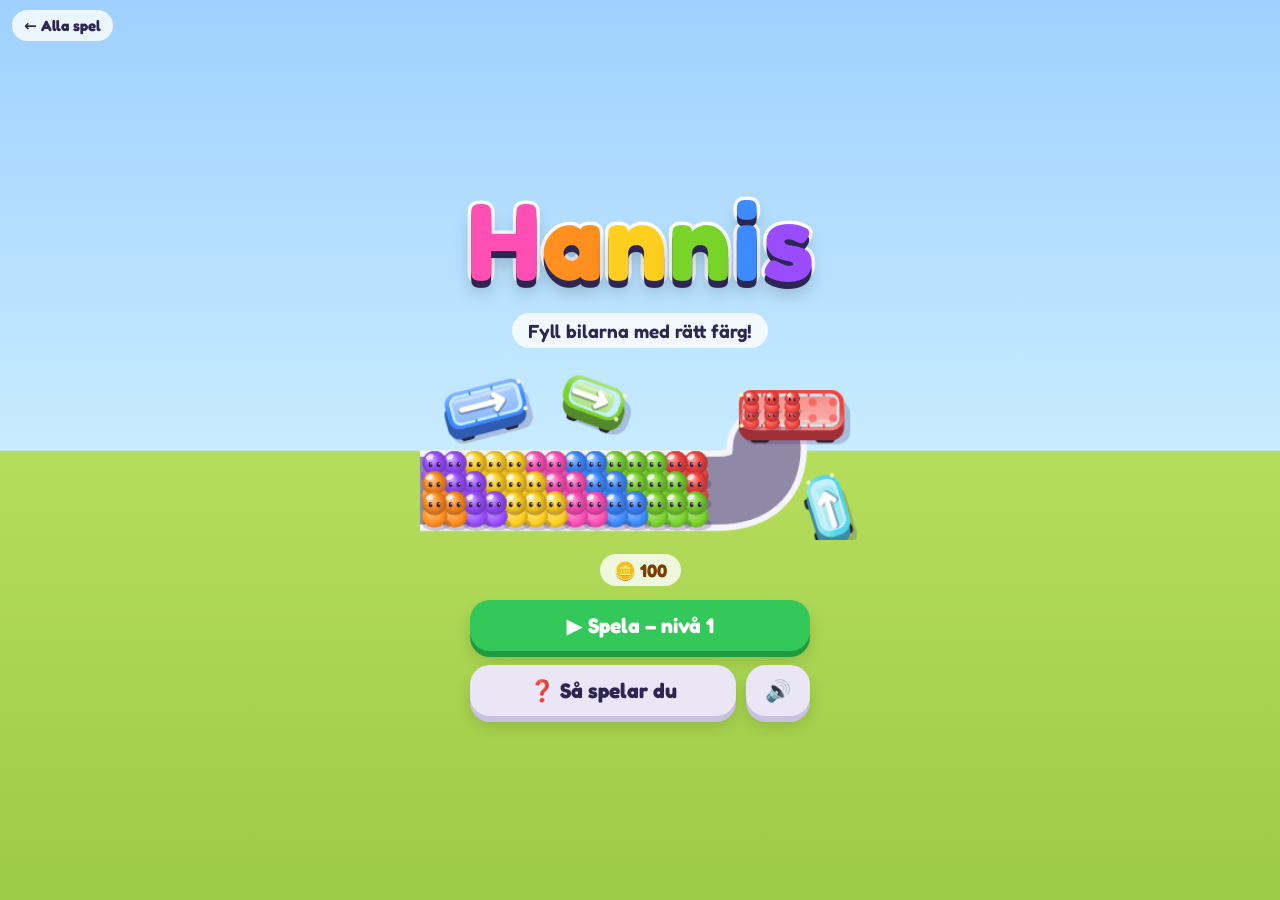
<file: hannis/index.html>
<!doctype html>
<html lang="sv">
<head>
<meta charset="utf-8">
<meta name="viewport" content="width=device-width,initial-scale=1,maximum-scale=1,user-scalable=no,viewport-fit=cover">
<title>Hannis</title>
<meta name="description" content="Hannis – kör ut bilarna ur parkeringen och fyll dem med passagerare i rätt färg.">
<meta name="theme-color" content="#a7cf4a">
<meta name="apple-mobile-web-app-capable" content="yes">
<meta name="mobile-web-app-capable" content="yes">
<meta name="apple-mobile-web-app-status-bar-style" content="black-translucent">
<meta name="apple-mobile-web-app-title" content="Hannis">
<link rel="manifest" href="manifest.webmanifest">
<link rel="icon" href="img/favicon.png">
<link rel="apple-touch-icon" href="img/apple-touch-icon.png">
<style>
@font-face{font-family:'Fredoka';src:url('fredoka.woff2') format('woff2');font-weight:300 700;font-display:block}
:root{--ink:#2d2552;--safe-t:max(10px,env(safe-area-inset-top));--safe-b:max(10px,env(safe-area-inset-bottom))}
*{box-sizing:border-box;-webkit-tap-highlight-color:transparent;-webkit-touch-callout:none;-webkit-user-select:none;user-select:none}
html,body{margin:0;height:100%;overflow:hidden;overscroll-behavior:none;background:#ece7f4;font-family:'Fredoka',system-ui,sans-serif;color:var(--ink);touch-action:none}
button{font-family:inherit;border:0;cursor:pointer;color:inherit}
#cv{position:fixed;inset:0;width:100%;height:100%;display:block;touch-action:none}

/* Topp */
#hud{position:fixed;left:0;right:0;top:var(--safe-t);display:flex;justify-content:space-between;align-items:flex-start;padding:0 12px;pointer-events:none;z-index:3}
.rbtn{pointer-events:auto;width:46px;height:46px;border-radius:50%;background:radial-gradient(circle at 35% 30%,#6fb6ff,#2a6fe0 70%);
  box-shadow:inset 0 -4px 0 #1b4fb0,0 3px 0 #fff,0 5px 10px #0003;border:3px solid #fff;display:grid;place-items:center}
.rbtn:active{transform:translateY(2px)}
.rbtn svg{width:24px;height:24px}
.rcol{display:flex;flex-direction:column;gap:10px;align-items:center}
.rbtn.ff{position:relative;background:radial-gradient(circle at 35% 30%,#ffd76a,#ff9a1f 70%);box-shadow:inset 0 -4px 0 #d9700a,0 3px 0 #fff,0 5px 10px #0003}
.rbtn.ff.on{background:radial-gradient(circle at 35% 30%,#9df58a,#2fbf4a 70%);box-shadow:inset 0 -4px 0 #1f8a35,0 3px 0 #fff,0 5px 10px #0003;animation:ffp .5s ease-in-out infinite alternate}
@keyframes ffp{to{transform:scale(1.08)}}
.rbtn.ff span{position:absolute;bottom:-9px;right:-9px;background:#fff;color:#2d2552;font-weight:700;font-size:12px;border-radius:9px;padding:1px 5px;box-shadow:0 2px 4px #0003}
#lvl{text-align:center;line-height:1;margin-top:4px}
#lvl .hard{display:block;font-size:15px;font-weight:700;color:#ff3b3b;-webkit-text-stroke:3px #fff;paint-order:stroke fill;letter-spacing:1px;visibility:hidden}
#lvl .hard.on{visibility:visible}
#lvl .n{font-size:30px;font-weight:700;color:#fff;-webkit-text-stroke:5px var(--ink);paint-order:stroke fill;text-shadow:0 3px 0 var(--ink)}
#left{position:fixed;left:12px;top:calc(var(--safe-t) + 54px);z-index:3;font-weight:700;font-size:14px;color:#fff;background:#0004;border-radius:999px;padding:3px 10px;pointer-events:none}

/* Boosters */
#bar{position:fixed;left:0;right:0;bottom:calc(var(--safe-b) + 14px);display:flex;justify-content:center;gap:clamp(10px,4vw,26px);z-index:3;pointer-events:none}
.bst{pointer-events:auto;position:relative;width:70px;height:70px;border-radius:50%;background:radial-gradient(circle at 35% 30%,#7cc0ff,#2a6fe0 70%);
  border:4px solid #fff;box-shadow:inset 0 -5px 0 #1b4fb0,0 4px 0 #cfc6e6,0 8px 14px #0003;display:grid;place-items:center}
.bst:active{transform:translateY(3px)}
.bst svg{width:44px;height:44px;filter:drop-shadow(0 2px 0 #0003)}
.bst .cnt{position:absolute;top:-6px;right:-6px;min-width:26px;height:26px;border-radius:13px;background:#ff3d4f;color:#fff;border:3px solid #fff;
  font-weight:700;font-size:15px;display:grid;place-items:center;padding:0 5px;box-shadow:0 2px 4px #0003}
.bst .cnt.buy{background:#ff3d4f;font-size:20px}
.bst .lab{position:absolute;bottom:-17px;left:50%;transform:translateX(-50%);font-size:12px;font-weight:700;color:#6b6195;white-space:nowrap}
.bst.dis{filter:grayscale(.9);opacity:.6}
.bst.coin{background:radial-gradient(circle at 35% 30%,#ffe27a,#ffad1f 70%);box-shadow:inset 0 -5px 0 #e08a00,0 4px 0 #cfc6e6,0 8px 14px #0003}
.bst.coin b{font-size:17px;font-weight:700;color:#7a3e00;margin-top:30px}
.bst.coin .ic{position:absolute;top:9px;font-size:26px}

/* Toast */
#toast{position:fixed;left:50%;top:44%;transform:translate(-50%,-50%) scale(.8);background:#2d2552ee;color:#fff;font-weight:600;font-size:18px;
  padding:10px 18px;border-radius:16px;opacity:0;transition:opacity .2s,transform .2s;pointer-events:none;z-index:9;text-align:center;max-width:86vw}
#toast.on{opacity:1;transform:translate(-50%,-50%) scale(1)}

/* Overlays */
.ov{position:fixed;inset:0;z-index:10;display:none;align-items:center;justify-content:center;flex-direction:column;gap:14px;padding:20px;background:#2d255288;backdrop-filter:blur(3px);-webkit-backdrop-filter:blur(3px)}
.ov.on{display:flex;animation:pop .35s cubic-bezier(.2,1.5,.4,1)}
@keyframes pop{from{opacity:0;transform:scale(.9)}}
.card{background:#fff;border-radius:28px;padding:22px 22px 24px;width:min(88vw,360px);text-align:center;box-shadow:0 8px 0 #cfc6e6,0 20px 40px #0004;display:flex;flex-direction:column;gap:12px;align-items:stretch}
.card h2{margin:0 0 4px;font-size:30px;line-height:1.1}
.card p{margin:0;color:#6b6195;font-size:17px}
.btn{--c:#34c759;--d:#1f9a3e;background:var(--c);color:#fff;font-size:21px;font-weight:700;padding:13px 18px;border-radius:20px;box-shadow:0 6px 0 var(--d),0 10px 16px #0002;
  display:flex;align-items:center;justify-content:center;gap:8px}
.btn:active{transform:translateY(4px);box-shadow:0 2px 0 var(--d)}
.btn.blue{--c:#3b8bff;--d:#2263c9}.btn.orange{--c:#ff9a1f;--d:#d9700a}.btn.grey{--c:#ebe6f6;--d:#c9c1e2;color:var(--ink)}.btn.pink{--c:#ff4fa8;--d:#d12f84}
.btn:disabled{filter:grayscale(1);opacity:.5}

#menu{background:linear-gradient(180deg,#9fd0ff 0%,#c8ecff 50%,#b5dd5c 50.2%,#9ccb45 100%);backdrop-filter:none}
.logo{display:flex;gap:2px;margin-bottom:4px}
.logo span{display:inline-block;font-size:clamp(64px,20vw,110px);font-weight:700;line-height:1;color:var(--c);-webkit-text-stroke:7px #fff;paint-order:stroke fill;
  text-shadow:0 7px 0 #2d2552,0 12px 18px #0003;animation:bob 1.7s ease-in-out infinite}
@keyframes bob{50%{transform:translateY(-10px) rotate(-3deg)}}
.tag{font-size:19px;font-weight:600;color:#2d2552;background:#fffc;padding:6px 16px;border-radius:999px;margin-bottom:8px}
#menuArt{width:min(94vw,440px);height:170px}
.mrow{display:flex;gap:10px;width:min(88vw,340px)}
.mrow .btn{flex:1}
.coins{font-weight:700;font-size:18px;background:#fffc;border-radius:999px;padding:5px 14px;color:#7a3e00}
.home{position:fixed;left:12px;top:var(--safe-t);font-weight:700;color:#2d2552;background:#fffc;border-radius:999px;padding:6px 12px;font-size:15px;text-decoration:none}
.stars{font-size:44px;letter-spacing:4px}
.big{font-size:22px;font-weight:700;color:#e08a00}
</style>
</head>
<body>
<canvas id="cv"></canvas>

<div id="hud">
  <button class="rbtn" id="bRestart" aria-label="Börja om"><svg viewBox="0 0 24 24" fill="none" stroke="#fff" stroke-width="3.2" stroke-linecap="round" stroke-linejoin="round"><path d="M19 12a7 7 0 1 1-2.1-5"/><path d="M19 4v4.5h-4.5"/></svg></button>
  <div id="lvl"><span class="hard" id="hard">SVÅR</span><span class="n" id="lvlN">NIVÅ 1</span></div>
  <div class="rcol"><button class="rbtn" id="bPause" aria-label="Paus"><svg viewBox="0 0 24 24" fill="#fff"><rect x="6" y="5" width="4.2" height="14" rx="1.6"/><rect x="13.8" y="5" width="4.2" height="14" rx="1.6"/></svg></button>
    <button class="rbtn ff" id="bFF" aria-label="Snabbspola"><svg viewBox="0 0 24 24" fill="#fff"><path d="M3 6.2v11.6c0 .8.9 1.3 1.6.8l7.4-5.8c.5-.4.5-1.2 0-1.6L4.6 5.4C3.9 4.9 3 5.4 3 6.2z"/><path d="M12 6.2v11.6c0 .8.9 1.3 1.6.8l7.4-5.8c.5-.4.5-1.2 0-1.6l-7.4-5.8c-.7-.5-1.6 0-1.6.8z"/></svg><span id="ffN"></span></button></div>
</div>
<div id="left"></div>

<div id="bar">
  <button class="bst" id="bSlot"><svg viewBox="0 0 48 48"><rect x="6" y="8" width="36" height="32" rx="8" fill="#8e86b8"/><rect x="10" y="12" width="28" height="24" rx="5" fill="#b8b1da"/><path d="M24 15v18M15 24h18" stroke="#3fd16a" stroke-width="6" stroke-linecap="round"/><path d="M24 15v18M15 24h18" stroke="#9ff7b5" stroke-width="2" stroke-linecap="round"/></svg><span class="cnt"></span><span class="lab">Ny plats</span></button>
  <button class="bst" id="bShuffle"><svg viewBox="0 0 48 48" fill="none" stroke-linecap="round" stroke-linejoin="round"><path d="M10 20a14 14 0 0 1 25-7" stroke="#ff9a1f" stroke-width="6"/><path d="M38 28a14 14 0 0 1-25 7" stroke="#ffd21f" stroke-width="6"/><path d="M36 6v8h-8" stroke="#ff9a1f" stroke-width="6"/><path d="M12 42v-8h8" stroke="#ffd21f" stroke-width="6"/></svg><span class="cnt"></span><span class="lab">Blanda</span></button>
  <button class="bst" id="bVip"><svg viewBox="0 0 48 48"><rect x="7" y="14" width="34" height="22" rx="8" fill="#ff4fa8"/><rect x="12" y="17" width="24" height="16" rx="5" fill="#bfefff"/><rect x="16" y="20" width="16" height="10" rx="3" fill="#ff7cc0"/><path d="M14 9l4 5 6-7 6 7 4-5-1 7H15z" fill="#ffd21f" stroke="#c98a00" stroke-width="1.5"/><rect x="11" y="37" width="26" height="8" rx="4" fill="#ffd21f"/><text x="24" y="43.6" font-size="7" font-weight="700" text-anchor="middle" fill="#7a3e00" font-family="Fredoka,sans-serif">VIP</text></svg><span class="cnt"></span><span class="lab">VIP</span></button>
  <button class="bst coin" id="bCoins"><span class="ic">🪙</span><b id="coinN">0</b><span class="lab">Mynt</span></button>
</div>

<div id="toast"></div>

<div class="ov on" id="menu">
  <a class="home" href="../">← Alla spel</a>
  <div class="logo" id="logo"></div>
  <div class="tag">Fyll bilarna med rätt färg!</div>
  <canvas id="menuArt"></canvas>
  <div class="coins" id="mCoins">🪙 0</div>
  <div class="mrow"><button class="btn" id="bPlay">▶ Spela</button></div>
  <div class="mrow"><button class="btn grey" id="bHow">❓ Så spelar du</button><button class="btn grey" id="bSnd" style="flex:0 0 64px">🔊</button></div>
</div>

<div class="ov" id="how"><div class="card">
  <h2>Så spelar du</h2>
  <p>🚌 Tryck på en bil – den kör åt pilens håll. Står något i vägen studsar den tillbaka.</p>
  <p>🅿️ Bilar som kommer ut parkerar på stationen.</p>
  <p>🙂 Hannisarna kliver på bilen med <b>samma färg</b>. Full bil åker iväg!</p>
  <p>⚠️ Blir alla platser fulla och ingen kan kliva på har du förlorat.</p>
  <p>🔄 Hannisarna snurrar runt i rondellen tills en bil i deras färg står vid hållplatsen. Två vägar fyller på när det blir plats.</p>
  <p>⏩ Snabbspola med den orange knappen uppe till höger.</p>
  <p>❓ Svarta bilar visar sin färg när vägen framför dem är fri. 🏠 Garagen släpper ut fler bilar.</p>
  <button class="btn" data-close="how">Okej!</button>
</div></div>

<div class="ov" id="pause"><div class="card">
  <h2>Paus</h2>
  <button class="btn" id="bResume">▶ Fortsätt</button>
  <button class="btn blue" id="bRetry2">↻ Börja om nivån</button>
  <button class="btn grey" id="bMenu">🏠 Meny</button>
</div></div>

<div class="ov" id="win"><div class="card">
  <div class="stars">⭐⭐⭐</div>
  <h2 id="winT">Nivå klar!</h2>
  <div class="big" id="winC">+10 🪙</div>
  <button class="btn" id="bNext">Nästa nivå ▶</button>
</div></div>

<div class="ov" id="lose"><div class="card">
  <h2>Fullt på stationen!</h2>
  <p id="loseP">Ingen i kön kan kliva på.</p>
  <button class="btn orange" id="bLoseSlot">+1 plats</button>
  <button class="btn pink" id="bLoseVip">VIP-bil</button>
  <button class="btn blue" id="bRetry">↻ Försök igen</button>
</div></div>

<script src="game.js"></script>
<script>
if('serviceWorker' in navigator)addEventListener('load',()=>navigator.serviceWorker.register('sw.js').catch(()=>{}));
</script>
</body>
</html>
</file>
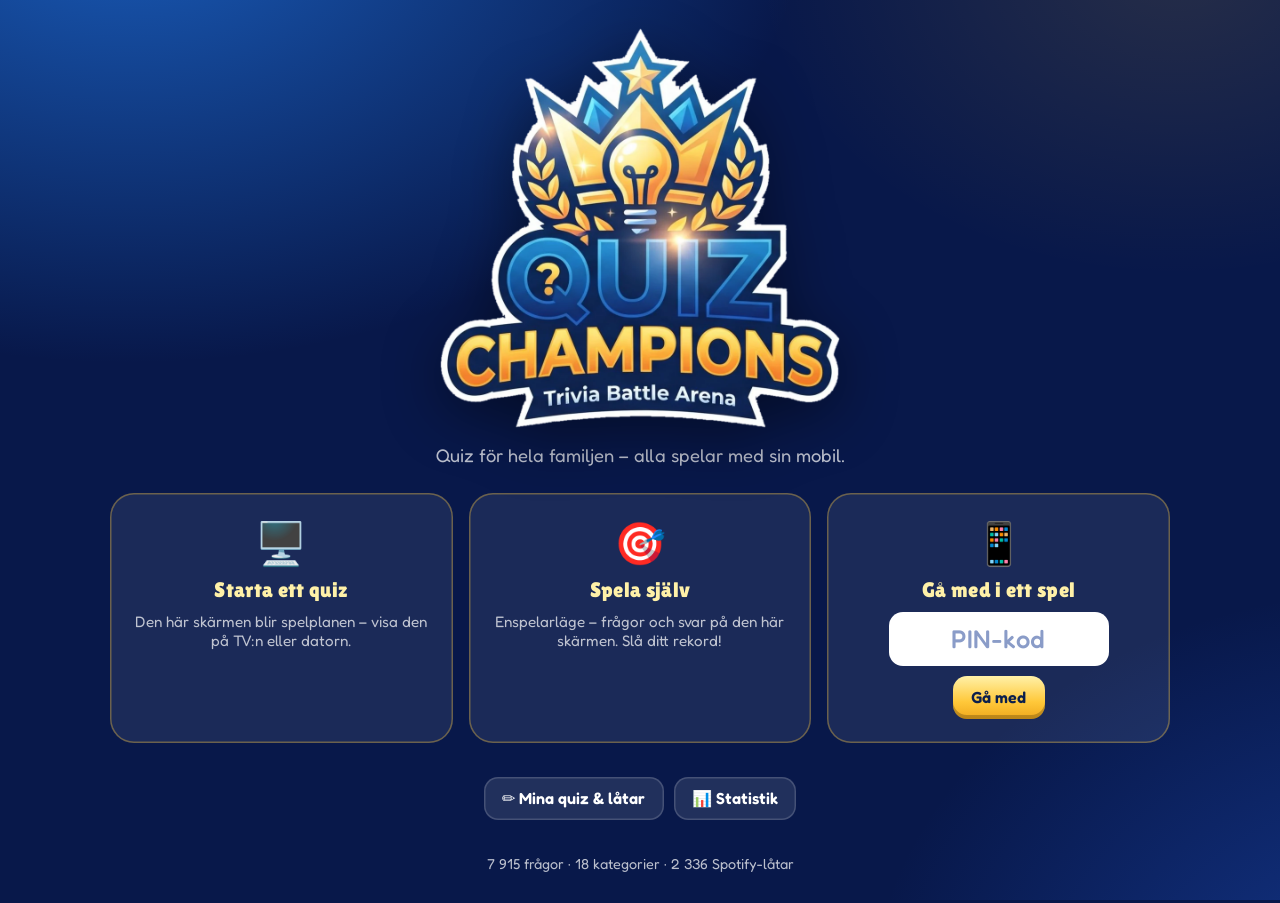
<file: quizchampions/index.html>
<!DOCTYPE html>
<html lang="sv">
<head>
<meta charset="utf-8">
<meta name="viewport" content="width=device-width, initial-scale=1, viewport-fit=cover">
<meta name="theme-color" content="#08184a">
<meta name="description" content="Quiz Champions – quiz för hela familjen där alla spelar med sin mobil.">
<title>Quiz Champions</title>
<link rel="icon" type="image/png" sizes="64x64" href="img/favicon-64.png">
<link rel="icon" type="image/png" sizes="32x32" href="img/favicon-32.png">
<link rel="apple-touch-icon" href="img/apple-touch-icon.png">
<link rel="manifest" href="manifest.webmanifest">
<meta name="apple-mobile-web-app-capable" content="yes">
<meta name="mobile-web-app-capable" content="yes">
<meta name="apple-mobile-web-app-title" content="Quiz Champions">
<meta name="apple-mobile-web-app-status-bar-style" content="black-translucent">
<link rel="preload" as="image" href="img/logo.webp">
<link rel="prefetch" href="img/map-world.svg">
<link rel="preconnect" href="https://fonts.googleapis.com">
<link rel="preconnect" href="https://fonts.gstatic.com" crossorigin>
<link href="https://fonts.googleapis.com/css2?family=Lilita+One&family=Fredoka:wght@400;500;600;700&display=swap" rel="stylesheet">
<link rel="stylesheet" href="style.css">
</head>
<body>
<div id="app"><div class="center-screen"><div class="spinner"></div></div></div>

<div id="spotifyDock" aria-label="Spotify-spelare">
  <div class="sp-frame">
    <div id="spEmbed"></div>
    <div class="sp-mask" aria-hidden="true"><div class="eq"><i></i><i></i><i></i><i></i><i></i></div><span>Lyssna…</span></div>
  </div>
  <div class="sp-under">
    <span class="sp-hint-text">Hör du ingen musik? Tryck på ▶ i spelaren.</span>
    <span class="sp-fail-text">Spotify-spelaren kunde inte laddas här.</span>
    <a id="spLink" class="btn spotify small" href="https://open.spotify.com" target="_blank" rel="noopener">Öppna i Spotify</a>
  </div>
</div>

<div id="reconn" role="alert"><div class="spinner small"></div><span>Tappade anslutningen – försöker igen…</span><button class="btn small ghost" id="reconnLeave">Lämna</button></div>
<div id="toast" role="status" aria-live="polite"></div>
<canvas id="confetti" aria-hidden="true"></canvas>

<script src="vendor/peerjs.min.js"></script>
<script src="vendor/qrcode.js"></script>
<script src="bank.js"></script>
<script src="bank-geo.js"></script>
<script src="bank-sverige.js"></script>
<script src="bank-natur.js"></script>
<script src="bank-hist.js"></script>
<script src="bank-kultur.js"></script>
<script src="bank-sprak.js"></script>
<script src="bank-matte.js"></script>
<script src="bank-teknik.js"></script>
<script src="bank-extra.js"></script>
<script src="bank-extra2.js"></script>
<script src="bank-karta.js"></script>
<script src="bank-ledtrad.js"></script>
<script src="bank-narmast.js"></script>
<script src="bank-jamfor.js"></script>
<script src="bank-musikdb.js"></script>
<script src="bank-musiktema.js"></script>
<script src="bank-flaggor.js"></script>
<script src="bank-ordning.js"></script>
<script src="songs.js"></script>
<script src="bank-check.js"></script>
<script src="relay.js"></script>
<script src="app.js"></script>
</body>
</html>
</file>
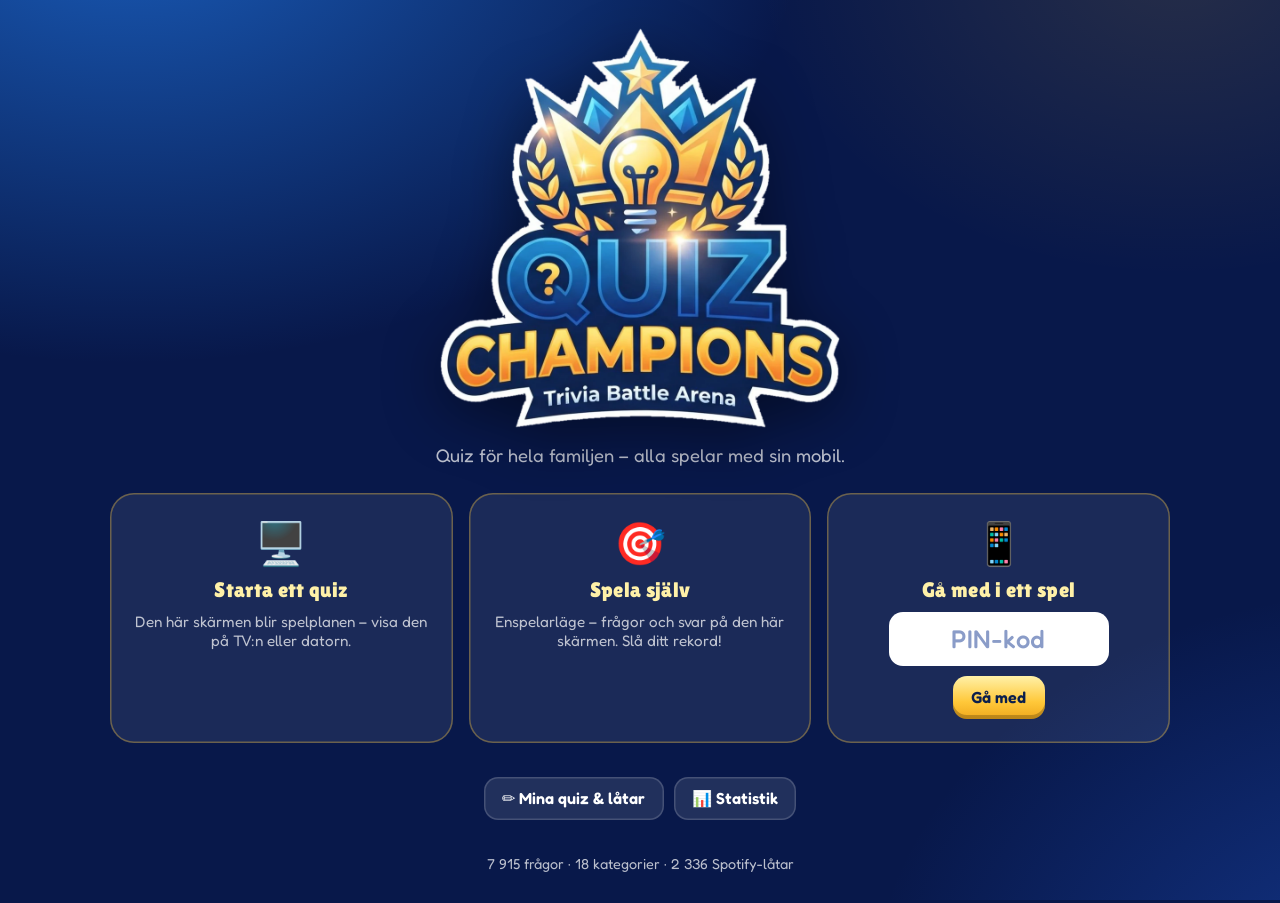
<file: quizkalas/index.html>
<!doctype html>
<html lang="sv">
<head>
<meta charset="utf-8">
<meta name="viewport" content="width=device-width,initial-scale=1">
<title>Quiz Champions har flyttat</title>
<style>
  body{margin:0;min-height:100vh;display:flex;align-items:center;justify-content:center;background:#0b1a3a;color:#fff;font:18px/1.5 system-ui,sans-serif;text-align:center;padding:16px;box-sizing:border-box}
  a{display:inline-block;margin-top:16px;padding:14px 24px;border-radius:12px;background:#f5c542;color:#0b1a3a;font-weight:700;text-decoration:none}
</style>
</head>
<body>
<div id="msg">Quiz Champions har flyttat …</div>
<script>
  // Gamla adressen /Spel/quizkalas/ – skicka vidare till /Spel/quizchampions/ (med PIN m.m. kvar).
  var nyUrl = location.href.replace('/quizkalas/', '/quizchampions/').replace(/\/quizkalas$/, '/quizchampions/');
  var gammalApp = false;
  try { gammalApp = !!window.QCApp && QCApp.version() === '1.0'; } catch (e) {}
  if (gammalApp) {
    // Appen 1.1 känner bara till den gamla adressen – be om den nya versionen.
    document.getElementById('msg').innerHTML = 'Det finns en ny version av Quiz Champions-appen.<br>Ladda ner och installera den, så fungerar allt igen.<br><a href="../app/QuizChampions.apk">Ladda ner appen</a>';
  } else {
    location.replace(nyUrl);
  }
</script>
</body>
</html>
</file>
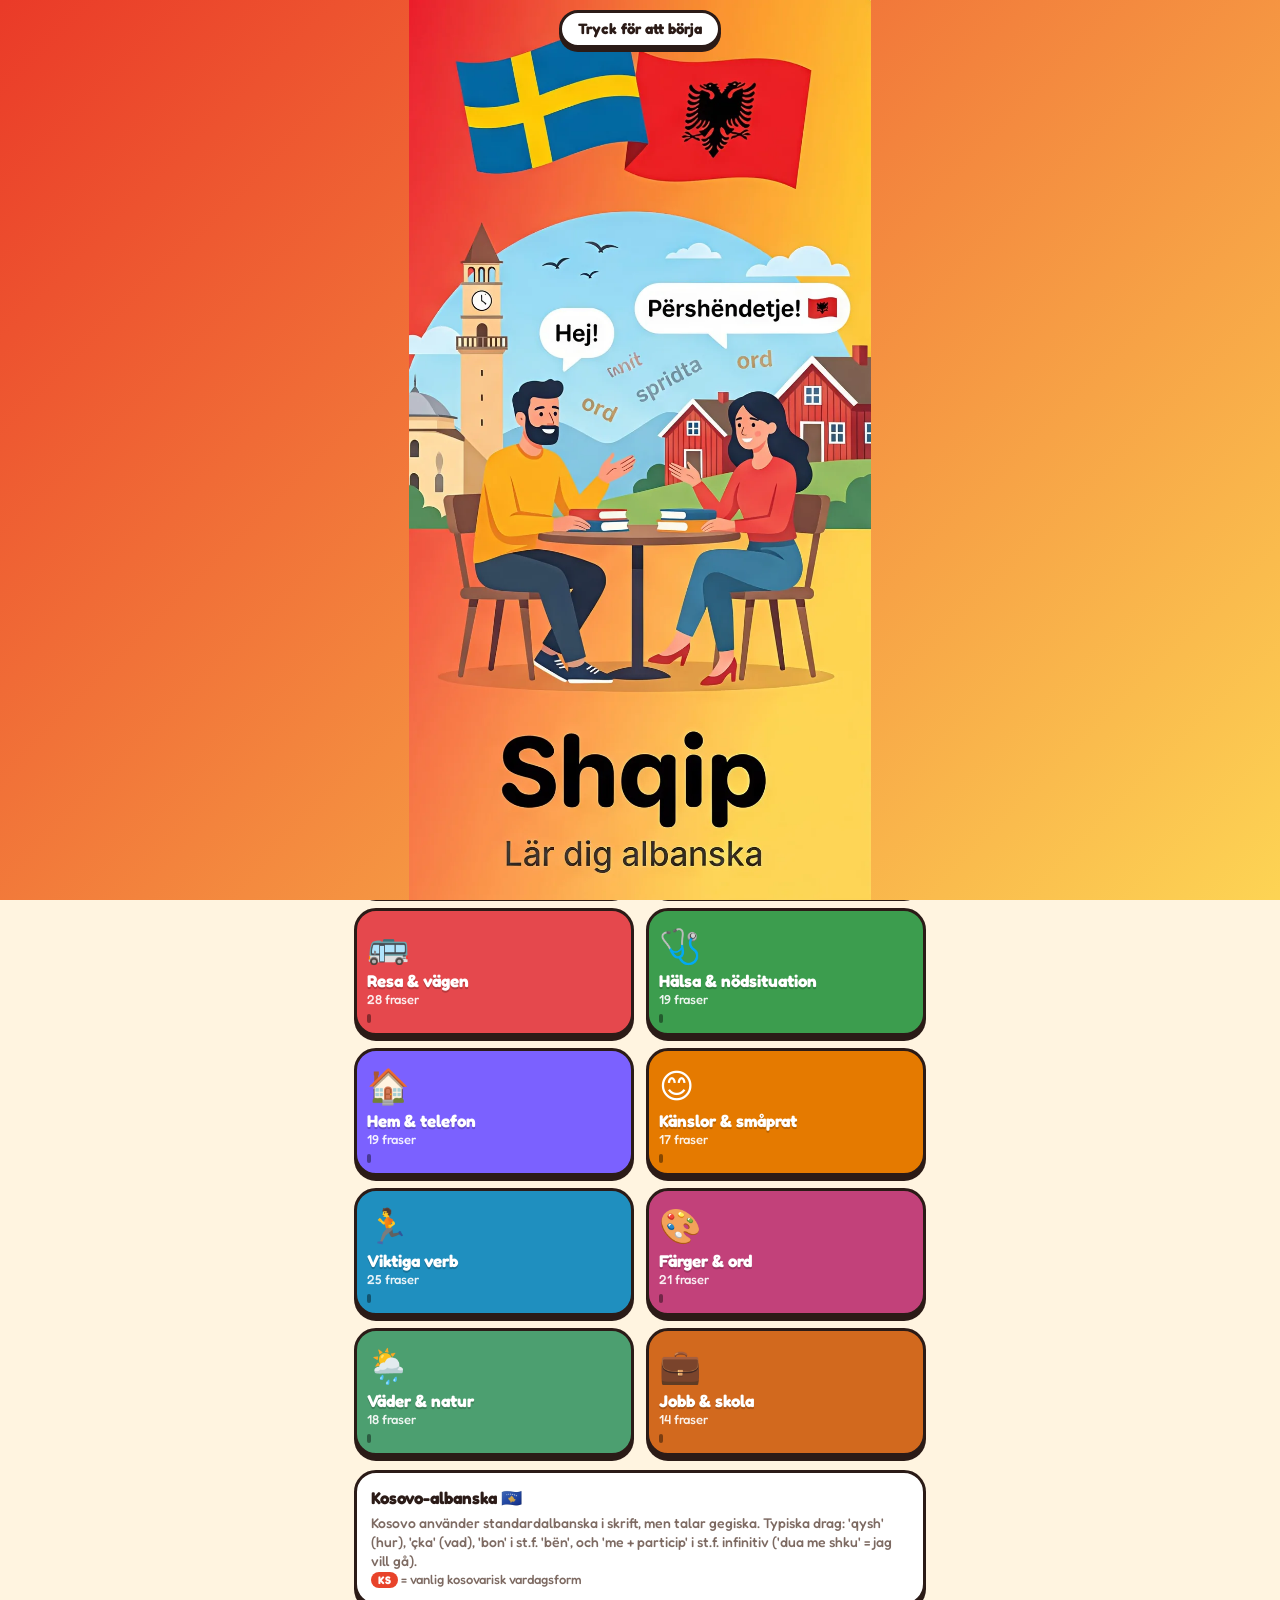
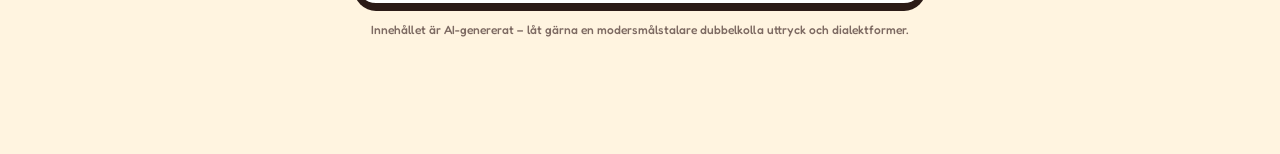
<file: shqip/index.html>
<!DOCTYPE html>
<html lang="sv">
<head>
<meta charset="utf-8">
<meta name="viewport" content="width=device-width,initial-scale=1,viewport-fit=cover">
<meta name="theme-color" content="#E8432A">
<title>Mëso Shqip</title>
<link rel="manifest" href="manifest.webmanifest">
<link rel="icon" href="img/favicon.png">
<link rel="apple-touch-icon" href="img/apple-touch-icon.png">
<style>
@font-face{font-family:Fredoka;src:url(../fonts/fredoka.woff2) format("woff2");font-weight:300 700;font-display:swap}
:root{--red:#E8432A;--yel:#FFC83A;--blue:#2A7FD4;--ink:#2B1B17;--mut:#7d6a62;--bg:#FFF4E0;--card:#fff;--line:#2B1B17}
*{box-sizing:border-box;-webkit-tap-highlight-color:transparent}
html,body{margin:0;min-height:100%}
body{font:500 17px/1.35 Fredoka,ui-rounded,"Nunito",system-ui,sans-serif;color:var(--ink);
 background:radial-gradient(circle at 12% 8%,#ffd9a0 0 90px,transparent 91px),radial-gradient(circle at 92% 22%,#ffb3a3 0 70px,transparent 71px),radial-gradient(circle at 80% 92%,#ffe28a 0 110px,transparent 111px),var(--bg);
 background-attachment:fixed;padding-bottom:calc(84px + env(safe-area-inset-bottom));-webkit-user-select:none;user-select:none}
header{position:sticky;top:0;z-index:5;display:flex;align-items:center;gap:8px;padding:calc(10px + env(safe-area-inset-top)) 14px 10px;background:linear-gradient(180deg,#E8432A,#F2662B);color:#fff;border-radius:0 0 26px 26px;box-shadow:0 5px 0 #b3301b}
header h1{margin:0;font-size:24px;flex:1;letter-spacing:.3px}header h1 b{color:var(--yel)}
.chip{background:#ffffff30;border-radius:20px;padding:5px 11px;font-weight:600;font-size:15px;white-space:nowrap}
.menu-b{background:#ffffff30;border:0;color:#fff;border-radius:50%;width:40px;height:40px;font-size:20px;cursor:pointer}
main{max-width:600px;margin:0 auto;padding:16px 14px}
h2{margin:6px 2px 12px;font-size:24px}
.card{background:var(--card);border:3px solid var(--line);border-radius:22px;padding:14px;margin-bottom:12px;box-shadow:0 5px 0 var(--line)}
.hero{background:linear-gradient(135deg,#FFC83A,#FF9F43);display:flex;gap:12px;align-items:center}
.hero .t{flex:1}.hero small{font-size:13px;font-weight:600;opacity:.75}.hero .w{font-size:26px;font-weight:700}
.grid{display:grid;grid-template-columns:1fr 1fr;gap:12px}
.tile{border:3px solid var(--line);border-radius:22px;padding:12px 10px 10px;color:#fff;text-align:left;cursor:pointer;font:inherit;box-shadow:0 5px 0 var(--line);transition:transform .08s,box-shadow .08s;min-height:128px;display:flex;flex-direction:column}
.tile:active,.btn:active,.opt:active{transform:translateY(4px);box-shadow:0 1px 0 var(--line)}
.tile .e{font-size:34px;display:block;animation:bob 3s ease-in-out infinite}
.tile b{display:block;font-size:17px;line-height:1.15;margin-top:2px;text-shadow:0 2px 0 #0003}
.tile small{opacity:.9;font-size:13px}
.bar{height:9px;background:#0003;border-radius:6px;margin-top:auto;overflow:hidden;border:2px solid #0004}.bar i{display:block;height:100%;background:#fff}
@keyframes bob{0%,100%{transform:translateY(0) rotate(-4deg)}50%{transform:translateY(-4px) rotate(4deg)}}
.btn{display:block;width:100%;border:3px solid var(--line);background:var(--red);color:#fff;border-radius:18px;padding:13px 16px;font:700 18px Fredoka,ui-rounded,sans-serif;cursor:pointer;box-shadow:0 5px 0 var(--line);transition:transform .08s,box-shadow .08s}
.btn.alt{background:#fff;color:var(--ink)}.btn.blue{background:var(--blue)}.btn.green{background:#2FB35A}
.back{background:none;border:0;font:700 17px Fredoka,sans-serif;color:var(--red);padding:2px 0 10px;cursor:pointer}
.row{display:flex;gap:10px;align-items:center;padding:11px 2px;border-bottom:2px dashed #e3d5c4}.row:last-child{border:0}
.row .x{flex:1}.sq{font-weight:700;font-size:20px}.sv{color:var(--mut);font-size:15px}.note{font-size:13px;color:var(--mut)}
.tag{font-size:11px;background:var(--red);color:#fff;border-radius:8px;padding:1px 7px;margin-left:6px;vertical-align:middle;font-weight:700}
.spk{flex:none;width:44px;height:44px;border-radius:50%;border:3px solid var(--line);background:var(--yel);font-size:19px;cursor:pointer;box-shadow:0 3px 0 var(--line)}
.spk:active{transform:translateY(3px);box-shadow:none}
.dot{width:12px;height:12px;border-radius:50%;background:#e3d5c4;flex:none}.dot.k1{background:var(--yel)}.dot.k2{background:#2FB35A}
select{font:600 16px Fredoka,sans-serif;padding:11px;border-radius:16px;border:3px solid var(--line);background:#fff;color:var(--ink);width:100%;margin-bottom:12px;box-shadow:0 4px 0 var(--line)}
.flip{perspective:900px;margin-bottom:14px}
.face{min-height:230px;border:3px solid var(--line);border-radius:26px;box-shadow:0 6px 0 var(--line);display:flex;flex-direction:column;align-items:center;justify-content:center;text-align:center;padding:18px;cursor:pointer;transition:transform .35s;background:#fff}
.face.back2{background:var(--blue);color:#fff;transform:rotateY(0)}
.face .big{font-size:32px;font-weight:700;line-height:1.15}
.pop{animation:pop .35s}
@keyframes pop{0%{transform:scale(.88) rotate(-2deg)}60%{transform:scale(1.04)}100%{transform:scale(1)}}
.two{display:flex;gap:10px;margin-top:6px}.two .btn{flex:1}
.opt{display:block;width:100%;text-align:left;margin-top:10px;padding:14px;border-radius:18px;border:3px solid var(--line);background:#fff;font:600 18px Fredoka,sans-serif;color:var(--ink);cursor:pointer;box-shadow:0 5px 0 var(--line);transition:transform .08s,box-shadow .08s}
.opt.ok{background:#2FB35A;color:#fff;animation:pop .35s}.opt.bad{background:#E5484D;color:#fff;animation:shake .35s}
@keyframes shake{25%{transform:translateX(-6px)}75%{transform:translateX(6px)}}
.qh{display:flex;justify-content:space-between;font-weight:600;font-size:14px;color:var(--mut);margin-bottom:6px}
.pb{height:14px;border:3px solid var(--line);border-radius:10px;background:#fff;overflow:hidden;margin-bottom:12px}.pb i{display:block;height:100%;background:linear-gradient(90deg,#FFC83A,#E8432A)}
.big-e{font-size:64px;text-align:center;animation:bob 2s ease-in-out infinite}
nav{position:fixed;left:0;right:0;bottom:0;z-index:6;display:flex;gap:6px;padding:8px 10px calc(8px + env(safe-area-inset-bottom));background:#fff;border-top:3px solid var(--line);border-radius:22px 22px 0 0}
nav button{flex:1;border:0;background:none;padding:6px 0;border-radius:16px;font:600 12px Fredoka,sans-serif;color:var(--mut);cursor:pointer}
nav button .i{display:block;font-size:24px;transition:transform .15s}
nav button.on{background:#FFE3B0;color:var(--red)}nav button.on .i{transform:scale(1.2) rotate(-6deg)}
table{width:100%;border-collapse:collapse}td{padding:8px 4px;border-bottom:2px dashed #e3d5c4;vertical-align:top}td:first-child{font-weight:700;font-size:20px;color:var(--red);white-space:nowrap;padding-right:12px}
#toast{position:fixed;left:14px;right:14px;bottom:calc(96px + env(safe-area-inset-bottom));background:var(--ink);color:#fff;padding:12px 14px;border-radius:16px;font-size:14px;z-index:30;display:none}
#upd{position:fixed;left:12px;right:12px;top:calc(64px + env(safe-area-inset-top));z-index:20;display:none;background:var(--blue);color:#fff;border:3px solid var(--line);border-radius:18px;padding:10px 12px;box-shadow:0 5px 0 var(--line);align-items:center;gap:10px;font-weight:600}
#upd button{margin-left:auto;border:3px solid var(--line);background:var(--yel);color:var(--ink);border-radius:14px;padding:8px 12px;font:700 15px Fredoka,sans-serif;cursor:pointer}
#sheet{position:fixed;inset:0;z-index:25;background:#0008;display:none;align-items:flex-end}
#sheet .in{background:var(--bg);width:100%;max-width:600px;margin:0 auto;border:3px solid var(--line);border-radius:26px 26px 0 0;padding:16px 16px calc(18px + env(safe-area-inset-bottom))}
#sheet .btn{margin-top:10px}
#fx{position:fixed;inset:0;pointer-events:none;z-index:40}
#intro{position:fixed;inset:0;z-index:50;display:flex;align-items:flex-start;justify-content:center;transition:opacity .5s;cursor:pointer;
 background:#E8432A url(img/intro.webp) center/cover no-repeat}
@media (min-aspect-ratio:3/4){#intro{background:url(img/intro.webp) center/contain no-repeat,linear-gradient(135deg,#ea3a28,#fdd454)}}
#intro.off{opacity:0;pointer-events:none}
#intro span{margin-top:calc(10px + env(safe-area-inset-top));background:#fff;border:3px solid var(--line);border-radius:20px;padding:6px 16px;font-weight:700;font-size:15px;box-shadow:0 4px 0 var(--line);animation:bob 1.6s ease-in-out infinite;display:none}
.warn{font-size:12px;color:var(--mut);text-align:center;margin:16px 8px}
</style>
</head>
<body>
<div id="intro"><span>Tryck för att börja</span></div>
<header><h1>Mëso <b>Shqip</b></h1><div class="chip" id="xp"></div><div class="chip" id="fire"></div><button class="menu-b" id="mb" aria-label="Meny">☰</button></header>
<div id="upd"><span id="updt"></span><button id="updb">Uppdatera</button></div>
<main id="app"></main>
<nav id="nav"></nav>
<div id="sheet"><div class="in" id="sin"></div></div>
<div id="toast"></div>
<canvas id="fx"></canvas>
<script src="data.js"></script>
<script>
/* ============ VERSION & UPPDATERING ============
   Höj VER (och CACHE i sw.js) när du ändrar appen, kör sedan: python3 bump.py 1.0.1 "Vad som är nytt"
   Appen kollar version.json vid start, när du kommer tillbaka och var 30:e minut, och visar då "Ny version – Uppdatera". */
const VER="1.0.0";
const $=s=>document.querySelector(s),app=$("#app");
const SQ=window.SQApp||null,IN_APP=!!SQ;
const COLORS=["#E8432A","#2A7FD4","#2FB35A","#8E5CF2","#F08A1C","#E0449B","#14A3A3","#D9482F","#5B7BD5","#C9A100","#E5484D","#3C9D4E","#7B61FF","#E57A00","#1F8FBF","#C2417A","#4C9F70","#D2691E"];
let P={known:{},xp:0,last:"",streak:0};
try{Object.assign(P,JSON.parse(localStorage.getItem("sq3")||"{}"))}catch(e){}
function save(){try{localStorage.setItem("sq3",JSON.stringify(P))}catch(e){}}
const today=()=>new Date().toISOString().slice(0,10);
function touchStreak(){const t=today();if(P.last===t)return;const y=new Date(Date.now()-864e5).toISOString().slice(0,10);P.streak=P.last===y?P.streak+1:1;P.last=t;save()}
function addXP(n){touchStreak();P.xp+=n;save();head()}
function level(){return Math.floor(P.xp/100)+1}
function head(){$("#xp").textContent="⭐ Nivå "+level()+" · "+P.xp+" XP";$("#fire").textContent="🔥 "+(P.last&&Math.abs((new Date(today())-new Date(P.last))/864e5)<=1?P.streak:0)}
const esc=s=>String(s).replace(/[&<>"]/g,c=>({"&":"&amp;","<":"&lt;",">":"&gt;",'"':"&quot;"}[c]));
const key=(c,i)=>c.id+":"+i;
const all=()=>DATA.flatMap(c=>c.items.map((it,i)=>({c,i,sq:it[0],sv:it[1],ks:it[2],n:it[3]})));
const col=c=>COLORS[DATA.indexOf(c)%COLORS.length];
const pct=c=>Math.round(100*c.items.filter((_,i)=>P.known[key(c,i)]>=2).length/c.items.length);
let toastT;function toast(m,ms){const t=$("#toast");t.textContent=m;t.style.display="block";clearTimeout(toastT);toastT=setTimeout(()=>t.style.display="none",ms||5000)}

/* ---------- uppläsning ---------- */
function say(txt){
 const text=String(txt).replace("…","");
 if(IN_APP&&SQ.speak){let r="";try{r=SQ.speak(text)}catch(e){}
  if(r==="nolang"&&!say.warned){say.warned=true;toast("Albansk röst saknas. Installera: Inställningar → Allmän hantering → Text-till-tal → Google → Röstdata → Albanska. Tills vidare används närmaste röst.",9000)}
  else if(r==="notts")toast("Text-till-tal är inte tillgängligt på telefonen.");
  return}
 const ss=window.speechSynthesis;
 if(!ss||typeof SpeechSynthesisUtterance==="undefined"){toast("Ljud stöds inte här. Prova Chrome eller Samsung Internet.");return}
 try{const v=ss.getVoices();let voice=v.find(x=>/^sq/i.test(x.lang)),note="";
  if(!voice&&v.length){voice=v.find(x=>/^(hr|bs|sr|it)/i.test(x.lang));note="Ingen albansk röst installerad – använder närmaste röst."}
  const u=new SpeechSynthesisUtterance(text);if(voice){u.voice=voice;u.lang=voice.lang}else u.lang="sq-AL";u.rate=.85;
  u.onerror=e=>toast("Uppläsningen misslyckades ("+(e.error||"okänt")+").");ss.cancel();ss.speak(u);if(note)toast(note)}catch(e){toast("Uppläsning fungerar inte här.")}}

/* ---------- konfetti ---------- */
const cv=$("#fx"),cx=cv.getContext("2d");let parts=[],raf=0;
function fit(){cv.width=innerWidth;cv.height=innerHeight}addEventListener("resize",fit);fit();
function confetti(n,y){n=n||90;for(let i=0;i<n;i++)parts.push({x:innerWidth/2+(Math.random()-.5)*120,y:y||innerHeight*.45,vx:(Math.random()-.5)*14,vy:-Math.random()*14-4,r:Math.random()*7+4,c:COLORS[i%COLORS.length],a:Math.random()*6,va:(Math.random()-.5)*.4,l:90+Math.random()*50});if(!raf)raf=requestAnimationFrame(tick)}
function tick(){cx.clearRect(0,0,cv.width,cv.height);parts=parts.filter(p=>p.l>0);for(const p of parts){p.x+=p.vx;p.y+=p.vy;p.vy+=.45;p.vx*=.99;p.a+=p.va;p.l--;cx.save();cx.translate(p.x,p.y);cx.rotate(p.a);cx.fillStyle=p.c;cx.globalAlpha=Math.min(1,p.l/30);cx.fillRect(-p.r,-p.r/2,p.r*2,p.r);cx.restore()}raf=parts.length?requestAnimationFrame(tick):0}

/* ---------- navigering ---------- */
let S={tab:"learn",cat:null};
function nav(){const t=[["learn","📚","Lär"],["cards","🃏","Kort"],["quiz","🎯","Quiz"],["pron","🔤","Uttal"]];
 $("#nav").innerHTML=t.map(x=>`<button class="${S.tab==x[0]?"on":""}" data-t="${x[0]}"><span class="i">${x[1]}</span>${x[2]}</button>`).join("");
 $("#nav").querySelectorAll("button").forEach(b=>b.onclick=()=>{S.tab=b.dataset.t;S.cat=null;fc.q=[];qz.n=0;qz.score=0;render()})}
function poolSel(){return `<select id="pool"><option value="all">🌍 Alla kategorier</option>${DATA.map(c=>`<option value="${c.id}" ${S.cat==c.id?"selected":""}>${c.e} ${c.name}</option>`).join("")}</select>`}
function pool(){const v=$("#pool")?$("#pool").value:"all";S.cat=v=="all"?null:v;return all().filter(x=>!S.cat||x.c.id==S.cat)}

function learn(){
 if(S.cat){const c=DATA.find(x=>x.id==S.cat);
  app.innerHTML=`<button class="back" id="bk">← Alla kategorier</button><h2>${c.e} ${c.name}</h2><div class="card">`+
  c.items.map((it,i)=>`<div class="row"><span class="dot k${Math.min(2,P.known[key(c,i)]||0)}"></span><div class="x"><div class="sq">${esc(it[0])}${it[2]?`<span class="tag">${it[2]}</span>`:""}</div><div class="sv">${esc(it[1])}</div>${it[3]?`<div class="note">${esc(it[3])}</div>`:""}</div><button class="spk" data-s="${esc(it[0])}" aria-label="Lyssna">🔊</button></div>`).join("")+`</div><button class="btn green" id="go">🃏 Öva den här kategorin</button>`;
  $("#bk").onclick=()=>{S.cat=null;render()};$("#go").onclick=()=>{S.tab="cards";fc.q=[];render()};
  app.querySelectorAll(".spk").forEach(b=>b.onclick=()=>say(b.dataset.s));return}
 const A=all(),d=A[Math.floor((Date.now()/864e5))%A.length];
 app.innerHTML=`<div class="card hero"><div class="big-e">💡</div><div class="t"><small>DAGENS ORD</small><div class="w">${esc(d.sq)}</div><div>${esc(d.sv)}</div></div><button class="spk" id="dw">🔊</button></div>
 <div class="grid">`+DATA.map(c=>`<button class="tile" data-c="${c.id}" style="background:${col(c)}"><span class="e">${c.e}</span><b>${c.name}</b><small>${c.items.length} fraser</small><div class="bar"><i style="width:${pct(c)}%"></i></div></button>`).join("")+`</div>
 <div class="card" style="margin-top:14px"><b>Kosovo-albanska 🇽🇰</b><div class="note" style="font-size:14px;margin-top:4px">${KSNOTE}</div><div class="note"><span class="tag" style="margin:0">KS</span> = vanlig kosovarisk vardagsform</div></div>
 <p class="warn">Innehållet är AI-genererat – låt gärna en modersmålstalare dubbelkolla uttryck och dialektformer.</p>`;
 $("#dw").onclick=()=>say(d.sq);
 app.querySelectorAll(".tile").forEach(b=>b.onclick=()=>{S.cat=b.dataset.c;render();scrollTo(0,0)})}

let fc={q:[],i:0,flip:false};
function cards(){
 app.innerHTML=poolSel()+`<div id="fcw"></div>`;
 $("#pool").onchange=()=>{fc.q=[];cards()};
 const p=pool();
 if(!fc.q.length){fc.q=p.slice().sort(()=>Math.random()-.5).slice(0,20);fc.i=0;fc.flip=false}
 draw();
 function draw(){
  if(fc.i>=fc.q.length){confetti(140);addXP(10);$("#fcw").innerHTML=`<div class="card" style="text-align:center"><div class="big-e">🎉</div><h2>Snyggt jobbat!</h2><div>Du gick igenom ${fc.q.length} kort · +10 XP</div></div><button class="btn" id="again2">Fler kort</button>`;$("#again2").onclick=()=>{fc.q=[];cards()};return}
  const it=fc.q[fc.i];
  $("#fcw").innerHTML=`<div class="qh"><span>Kort ${fc.i+1} av ${fc.q.length}</span><span>Tryck på kortet för att vända</span></div><div class="pb"><i style="width:${100*fc.i/fc.q.length}%"></i></div>
  <div class="flip"><div class="face ${fc.flip?"back2 pop":"pop"}" id="fl"><div class="note" style="${fc.flip?"color:#fff;opacity:.8":""}">${fc.flip?"Svenska":"Albanska"}</div><div class="big">${fc.flip?esc(it.sv):esc(it.sq)}</div>${it.ks?`<span class="tag" style="margin-top:8px">KS</span>`:""}${fc.flip&&it.n?`<div class="note" style="color:#fff">${esc(it.n)}</div>`:""}</div></div>
  <div class="two"><button class="btn alt" id="hard">🤔 Svårt</button><button class="spk" style="width:58px;height:58px;font-size:24px;align-self:center" id="sp">🔊</button><button class="btn green" id="got">😎 Kan den</button></div>`;
  $("#fl").onclick=()=>{fc.flip=!fc.flip;if(!fc.flip)say(it.sq);draw()};
  $("#sp").onclick=()=>say(it.sq);
  const k=key(it.c,it.i);
  $("#got").onclick=()=>{P.known[k]=Math.min(2,(P.known[k]||0)+1);save();addXP(2);fc.i++;fc.flip=false;draw()};
  $("#hard").onclick=()=>{P.known[k]=0;save();fc.q.push(it);fc.i++;fc.flip=false;draw()}}}

let qz={n:0,score:0,combo:0};
function quiz(){
 app.innerHTML=poolSel()+`<div id="qw"></div>`;
 $("#pool").onchange=()=>{qz.n=0;qz.score=0;qz.combo=0;quiz()};
 const p=pool();
 if(qz.n>=10){const em=qz.score>=9?"🏆":qz.score>=7?"🥳":qz.score>=5?"👍":"💪";if(qz.score>=5)confetti(160);addXP(qz.score>=9?20:10);
  $("#qw").innerHTML=`<div class="card" style="text-align:center"><div class="big-e">${em}</div><h2>${qz.score} av 10 rätt!</h2><div>${qz.score>=9?"Fantastiskt! 🇽🇰":qz.score>=7?"Mycket bra!":qz.score>=5?"Bra jobbat – fortsätt öva!":"Öva lite till, du klarar det!"}</div></div><button class="btn" id="re">Spela igen</button>`;
  $("#re").onclick=()=>{qz.n=0;qz.score=0;qz.combo=0;quiz()};return}
 if(p.length<4){$("#qw").innerHTML='<div class="card">Välj en större kategori.</div>';return}
 const it=p[Math.floor(Math.random()*p.length)],dir=Math.random()<.5;
 const wrong=p.filter(x=>x!==it&&x.sv!==it.sv&&x.sq!==it.sq).sort(()=>Math.random()-.5).slice(0,3);
 const opts=[it,...wrong].sort(()=>Math.random()-.5);
 $("#qw").innerHTML=`<div class="qh"><span>Fråga ${qz.n+1} av 10</span><span>✅ ${qz.score}${qz.combo>1?" · 🔥 x"+qz.combo:""}</span></div><div class="pb"><i style="width:${qz.n*10}%"></i></div>
 <div class="card" style="text-align:center"><div class="note">${dir?"Vad betyder":"Hur säger man"}</div><div class="big" style="font-size:28px;font-weight:700">${dir?esc(it.sq):esc(it.sv)}${dir?"":"?"}</div>${dir?`<button class="spk" id="qs" style="margin-top:8px">🔊</button>`:""}</div>`+
 opts.map((o,j)=>`<button class="opt" data-j="${j}">${dir?esc(o.sv):esc(o.sq)}</button>`).join("")+`<div id="nx"></div>`;
 if(dir){$("#qs").onclick=()=>say(it.sq);say(it.sq)}
 $("#qw").querySelectorAll(".opt").forEach(b=>b.onclick=()=>{
  const ok=opts[+b.dataset.j]===it;
  $("#qw").querySelectorAll(".opt").forEach((x,j)=>{x.disabled=true;if(opts[j]===it)x.classList.add("ok")});
  const k=key(it.c,it.i);
  if(ok){qz.score++;qz.combo++;P.known[k]=Math.min(2,(P.known[k]||0)+1);addXP(5);confetti(qz.combo>2?60:25,b.getBoundingClientRect().top)}else{b.classList.add("bad");qz.combo=0;P.known[k]=0;if(navigator.vibrate)navigator.vibrate(60)}
  save();if(!dir)say(it.sq);
  $("#nx").innerHTML=`<button class="btn blue" style="margin-top:14px" id="n">${qz.n>=9?"Se resultat":"Nästa →"}</button>`;
  $("#n").onclick=()=>{qz.n++;quiz();scrollTo(0,0)};$("#n").scrollIntoView({block:"nearest"})})}

function pron(){
 app.innerHTML=`<h2>🔤 Uttal</h2><div class="card"><div class="note" style="font-size:14px;margin-bottom:6px">Albanska uttalas ungefär som det stavas. Betoningen ligger oftast på sista stavelsen.</div><table>${PRON.map(r=>`<tr><td>${r[0]}</td><td>${r[1]}</td></tr>`).join("")}</table></div>
 <div class="card"><b>Kosovarisk dialekt 🇽🇰</b><div class="note" style="font-size:14px;margin-top:4px">${KSNOTE}</div></div>`}

/* ---------- meny ---------- */
function menu(){
 const sh=$("#sheet");$("#sin").innerHTML=`<h2 style="margin-top:0">☰ Meny</h2>
 <div class="note">Version ${VER}${IN_APP?" · Android-app "+(SQ.version?SQ.version():""):""}</div>
 <button class="btn blue" id="mu">🔄 Sök efter uppdatering</button>
 ${IN_APP&&SQ.hasAlbanian?`<div class="note" style="margin-top:8px">Albansk röst: ${SQ.hasAlbanian()?"✅ installerad":"❌ saknas (närmaste röst används)"}</div>`:""}
 <button class="btn alt" id="mr">🗑️ Nollställ framsteg</button><button class="btn alt" id="mc">Stäng</button>`;
 sh.style.display="flex";
 $("#mc").onclick=closeMenu;sh.onclick=e=>{if(e.target===sh)closeMenu()};
 $("#mu").onclick=()=>{closeMenu();checkUpdate(true)};
 $("#mr").onclick=()=>{if(confirm("Nollställa alla framsteg?")){P={known:{},xp:0,last:"",streak:0};save();closeMenu();head();render()}}}
function closeMenu(){$("#sheet").style.display="none"}
$("#mb").onclick=menu;

/* ---------- uppdatering ---------- */
let newV=null;
async function checkUpdate(manual){
 try{const r=await fetch("version.json?t="+Date.now(),{cache:"no-store"});const j=await r.json();
  const apkNew=IN_APP&&SQ.apkCode&&j.apk&&j.apk.code>SQ.apkCode();
  if(j.version&&j.version!==VER){newV=j;$("#updt").textContent="🆕 Ny version "+j.version+(j.notes?" – "+j.notes:"");$("#updb").textContent="Uppdatera";$("#updb").onclick=doUpdate;$("#upd").style.display="flex"}
  else if(apkNew){$("#updt").textContent="🆕 Ny appversion finns att ladda ner";$("#updb").textContent="Hämta";$("#updb").onclick=()=>{location.href=j.apk.url};$("#upd").style.display="flex"}
  else if(manual)toast("Du har senaste versionen ✅ ("+VER+")",3000)}
 catch(e){if(manual)toast("Kunde inte söka just nu – är du online?",3500)}}
async function doUpdate(){
 try{if("serviceWorker"in navigator){const rs=await navigator.serviceWorker.getRegistrations();for(const r of rs)await r.unregister()}
  if(window.caches){const ks=await caches.keys();for(const k of ks)await caches.delete(k)}}catch(e){}
 location.replace(location.pathname+"?u="+Date.now())}
addEventListener("visibilitychange",()=>{if(!document.hidden)checkUpdate()});
setInterval(checkUpdate,30*60*1000);
if("serviceWorker"in navigator&&location.protocol.startsWith("http"))navigator.serviceWorker.register("sw.js").catch(()=>{});

/* ---------- bakåt (Android) ---------- */
window.sqBack=()=>{if($("#sheet").style.display=="flex"){closeMenu();return true}if($("#intro")&&!$("#intro").classList.contains("off")){endIntro();return true}if(S.tab=="learn"&&S.cat){S.cat=null;render();return true}if(S.tab!="learn"){S.tab="learn";S.cat=null;render();return true}return false};

/* ---------- start ---------- */
function render(){nav();head();({learn,cards,quiz,pron})[S.tab]();scrollTo(0,0)}
function endIntro(){const i=$("#intro");i.classList.add("off");setTimeout(()=>i.remove(),600)}
const skipIntro=/[?&]u=/.test(location.search);
if(skipIntro)$("#intro").remove();else{$("#intro span").style.display="block";$("#intro").onclick=endIntro;setTimeout(endIntro,3200)}
try{speechSynthesis.getVoices()}catch(e){}
render();checkUpdate();
</script>
</body>
</html>
</file>
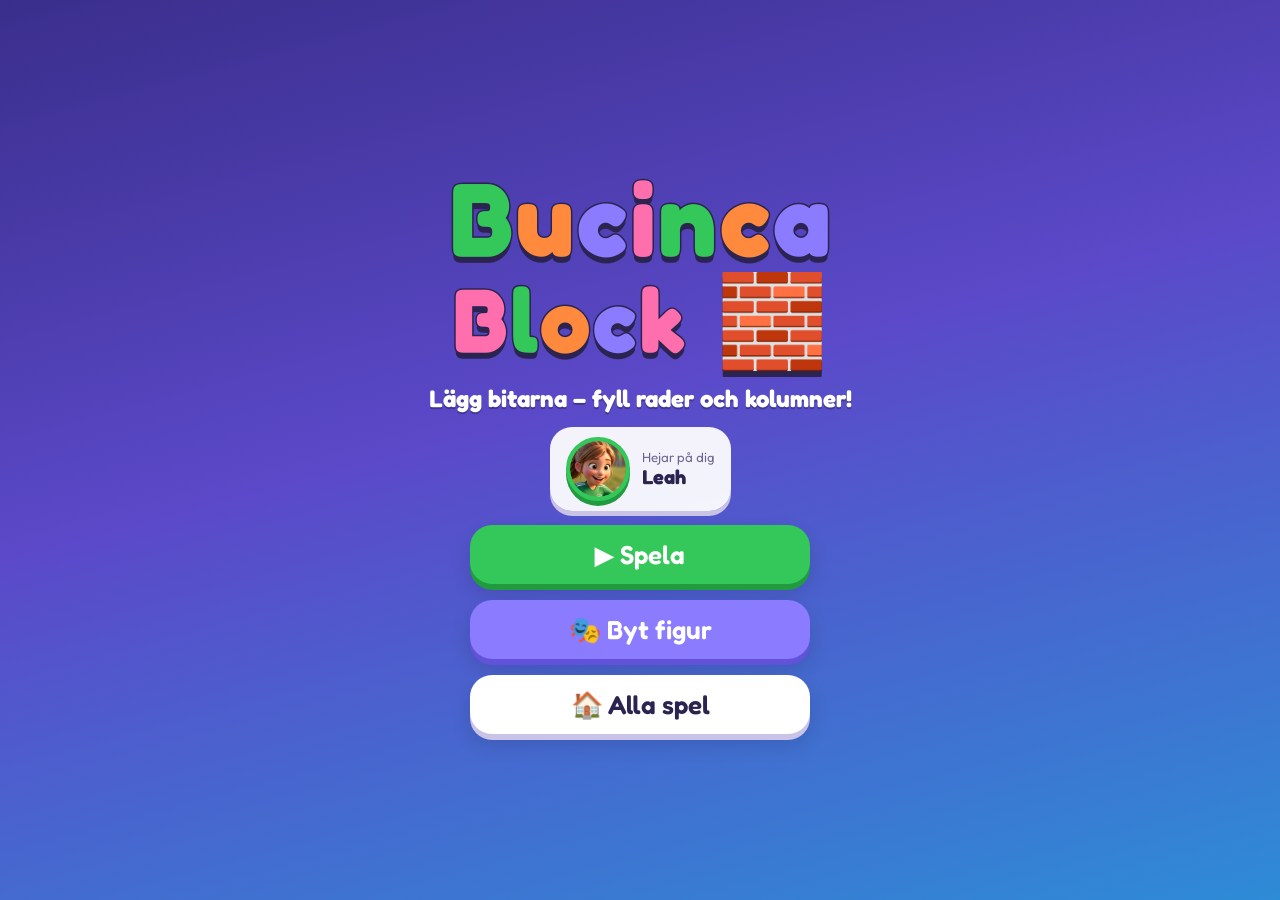
<file: block.html>
<!doctype html>
<html lang="sv">
<head>
<meta charset="utf-8">
<meta name="viewport" content="width=device-width,initial-scale=1,maximum-scale=1,user-scalable=no,viewport-fit=cover">
<title>Bucinca Block</title>
<link rel="manifest" href="manifest.webmanifest">
<link rel="apple-touch-icon" href="icons/apple-touch-icon.png">
<link rel="icon" href="icons/favicon.png">
<meta name="apple-mobile-web-app-capable" content="yes">
<meta name="mobile-web-app-capable" content="yes">
<meta name="apple-mobile-web-app-status-bar-style" content="black-translucent">
<meta name="apple-mobile-web-app-title" content="Bucinca">
<meta name="theme-color" content="#8B7BFF">
<link rel="stylesheet" href="shared/style.css">
<style>
body{background:linear-gradient(165deg,#3A2E8C 0%,#5B49C9 45%,#2E8BD6 100%)}
#bg i{background:#ffffff1f}
h2,.hint-txt{color:#fff}
.hint-txt{opacity:.85}
.char.chosen{box-shadow:0 6px 0 var(--d),0 0 0 5px var(--c)}

/* meny */
.me{display:flex;align-items:center;gap:12px;background:var(--card);border-radius:22px;padding:10px 16px;box-shadow:0 5px 0 #C9C3E8}
.me .av{width:64px}
.me b{font-size:20px}
.me small{display:block;color:var(--muted)}
.bestbox{color:#fff;font-weight:700;font-size:clamp(18px,4.6vmin,24px);text-shadow:0 2px 0 #0004}

/* spel */
#game{justify-content:flex-start;gap:8px;touch-action:none}
.gtop{width:100%;display:flex;justify-content:space-between;align-items:center;gap:8px}
.scorebox{display:flex;flex-direction:column;align-items:center;color:#fff;line-height:1}
.score{font-size:clamp(40px,11vmin,72px);font-weight:700;text-shadow:0 4px 0 #0005}
.bestline{font-size:clamp(13px,3.4vmin,17px);opacity:.85;margin-top:4px}
.arena{flex:1;width:100%;display:grid;grid-template-columns:1fr;grid-template-areas:"cheer" "board" "tray";grid-template-rows:auto auto 1fr;
  justify-items:center;align-content:start;gap:10px;min-height:0}
.cheer{grid-area:cheer;display:flex;align-items:center;gap:10px;position:relative;min-height:54px}
.cheer .av{width:clamp(46px,11vmin,64px)}
.cheer .combo{color:#FFD23F;font-weight:700;font-size:clamp(16px,4vmin,22px);text-shadow:0 2px 0 #0005;opacity:0;transition:opacity .2s}
.cheer .combo.on{opacity:1;animation:bob 1s ease-in-out infinite}
.bubble{position:absolute;left:calc(100% + 4px);top:50%;transform:translate(0,-50%) scale(0);transform-origin:left center;background:#fff;color:var(--ink);
  font-weight:700;padding:8px 14px;border-radius:16px;white-space:nowrap;font-size:clamp(14px,3.6vmin,19px);z-index:20;box-shadow:0 6px 16px #0004;
  transition:transform .25s cubic-bezier(.2,1.6,.4,1);pointer-events:none}
.bubble::before{content:"";position:absolute;left:-8px;top:50%;margin-top:-8px;border:8px solid transparent;border-left:0;border-right-color:#fff}
.bubble.show{transform:translate(0,-50%) scale(1)}
.cheer .av.hop{animation:wiggle .5s ease-in-out 2}
@keyframes wiggle{25%{transform:rotate(-14deg) scale(1.15)}75%{transform:rotate(14deg) scale(1.15)}}

.board{grid-area:board;--bs:min(94vw,calc(100dvh - 330px),620px);width:var(--bs);aspect-ratio:1;background:#1F1A55cc;border-radius:16px;padding:1.2%;
  display:grid;grid-template-columns:repeat(8,1fr);gap:1.1%;box-shadow:0 8px 0 #15113D,inset 0 0 0 3px #ffffff1a;position:relative}
.cell{border-radius:16%;background:#ffffff12;position:relative}
.cell.f,.blk{background:var(--k);box-shadow:inset 0 -.32em 0 #0003,inset 0 .26em 0 #fff6,inset 0 0 0 .1em #0002}
.cell.f{animation:place .22s cubic-bezier(.2,1.8,.4,1)}
@keyframes place{from{transform:scale(.6)}}
.cell.g{background:var(--k);opacity:.45}
.cell.wc::after{content:"";position:absolute;inset:-6%;border-radius:20%;box-shadow:0 0 0 .18em #fff,0 0 1em #fff;animation:wcp .5s ease-in-out infinite alternate}
@keyframes wcp{to{opacity:.4}}
.cell.clr{animation:clr .38s ease-in forwards}
@keyframes clr{40%{transform:scale(1.2);filter:brightness(1.8)}100%{transform:scale(0);opacity:0}}
.cell.dead{filter:grayscale(1) brightness(.7);transition:filter .3s}
.spark{position:absolute;width:10px;height:10px;border-radius:3px;pointer-events:none;z-index:30;animation:spark .7s ease-out forwards}
@keyframes spark{to{transform:translate(var(--dx),var(--dy)) rotate(260deg) scale(.2);opacity:0}}
.pop{position:absolute;left:50%;top:42%;transform:translate(-50%,-50%);pointer-events:none;z-index:31;text-align:center;font-weight:700;color:#fff;
  -webkit-text-stroke:3px var(--ink);paint-order:stroke fill;text-shadow:0 5px 0 var(--ink);white-space:nowrap;animation:popt 1.1s ease-out forwards}
.pop .t{font-size:clamp(30px,9vmin,64px);color:#FFD23F}
.pop .p{font-size:clamp(22px,6vmin,40px)}
@keyframes popt{0%{transform:translate(-50%,-50%) scale(.3)}20%{transform:translate(-50%,-50%) scale(1.15)}30%{transform:translate(-50%,-50%) scale(1)}100%{transform:translate(-50%,-110%);opacity:0}}

.tray{grid-area:tray;width:var(--bs-tray,min(94vw,620px));display:flex;justify-content:space-around;align-items:center;min-height:calc(min(94vw,620px) * .3)}
.slot{flex:1;display:grid;place-items:center;height:100%;min-height:90px;touch-action:none}
.piece{display:grid;gap:3px;transition:transform .15s}
.piece .blk{border-radius:16%}
.piece .e{visibility:hidden}
.piece.nofit{opacity:.35;filter:grayscale(.7)}
.slot.used .piece{visibility:hidden}
.drag{position:fixed;left:0;top:0;display:grid;pointer-events:none;z-index:40;filter:drop-shadow(0 10px 10px #0006)}
.drag .blk{border-radius:16%}
.drag .e{visibility:hidden}
.gbtns{display:flex;gap:10px;justify-content:center;padding-bottom:4px}

@media (min-aspect-ratio:5/4){
  .arena{grid-template-columns:auto auto auto;grid-template-areas:"cheer board tray";grid-template-rows:1fr;align-items:center;justify-content:center;gap:24px}
  .board{--bs:min(calc(100dvh - 200px),calc(100vw - 460px),720px)}
  .tray{flex-direction:column;width:auto;height:var(--bs);min-height:0;min-width:150px}
  .cheer{flex-direction:column;max-width:170px;text-align:center}
  .bubble{left:50%;top:calc(100% + 8px);transform:translate(-50%,0) scale(0);transform-origin:top center}
  .bubble::before{left:50%;top:-8px;margin:0 0 0 -8px;border:8px solid transparent;border-top:0;border-bottom-color:#fff}
  .bubble.show{transform:translate(-50%,0) scale(1)}
}
@media (min-aspect-ratio:5/4) and (max-height:560px){
  #game{padding-top:6px;padding-bottom:6px}
  .gtop{position:absolute;top:6px;left:var(--safe-l);right:var(--safe-r);width:auto;z-index:4;pointer-events:none}
  .gtop>*{pointer-events:auto}
  .scorebox{position:fixed;left:var(--safe-l);top:70px;align-items:flex-start}
  .board{--bs:min(calc(100dvh - 24px),calc(100vw - 440px))}
  .gbtns{position:absolute;right:var(--safe-r);bottom:8px;flex-direction:column;z-index:4}
  .gbtns .btn{font-size:14px;padding:8px 12px}
}
</style>
</head>
<body>
<div id="bg"></div>

<section id="menu" class="screen on">
  <div class="logo" id="logo"></div>
  <div class="bestbox" id="menuBest"></div>
  <div class="me" id="me"></div>
  <div class="menu">
    <button class="btn green" id="play">▶️ Spela</button>
    <button class="btn purple" id="pickChar">🎭 Byt figur</button>
    <button class="btn white" id="toHub">🏠 Alla spel</button>
  </div>
</section>

<section id="select" class="screen">
  <div class="topbar"><button class="ibtn" data-back>⬅️</button></div>
  <h2>Vem hejar på dig?</h2>
  <p class="hint-txt">Din figur jublar när du rensar rader</p>
  <div class="chars" id="chars"></div>
</section>

<section id="game" class="screen">
  <div class="gtop">
    <button class="ibtn" id="gHome">🏠</button>
    <div class="scorebox"><div class="score" id="score">0</div><div class="bestline" id="bestLine"></div></div>
    <button class="ibtn" id="gSound">🔊</button>
  </div>
  <div class="arena">
    <div class="cheer" id="cheer"></div>
    <div class="board" id="board"></div>
    <div class="tray" id="tray"><div class="slot" data-s="0"></div><div class="slot" data-s="1"></div><div class="slot" data-s="2"></div></div>
  </div>
  <div class="gbtns"><button class="btn blue small" id="reroll">🔄 Nya bitar <span id="rerollN">1</span></button></div>
</section>

<div class="overlay" id="overlay"><div class="panel" id="panel"></div></div>
<div id="party"></div>
<canvas id="confetti"></canvas>

<script src="shared/core.js"></script>
<script src="block/app.js"></script>
</body>
</html>
</file>
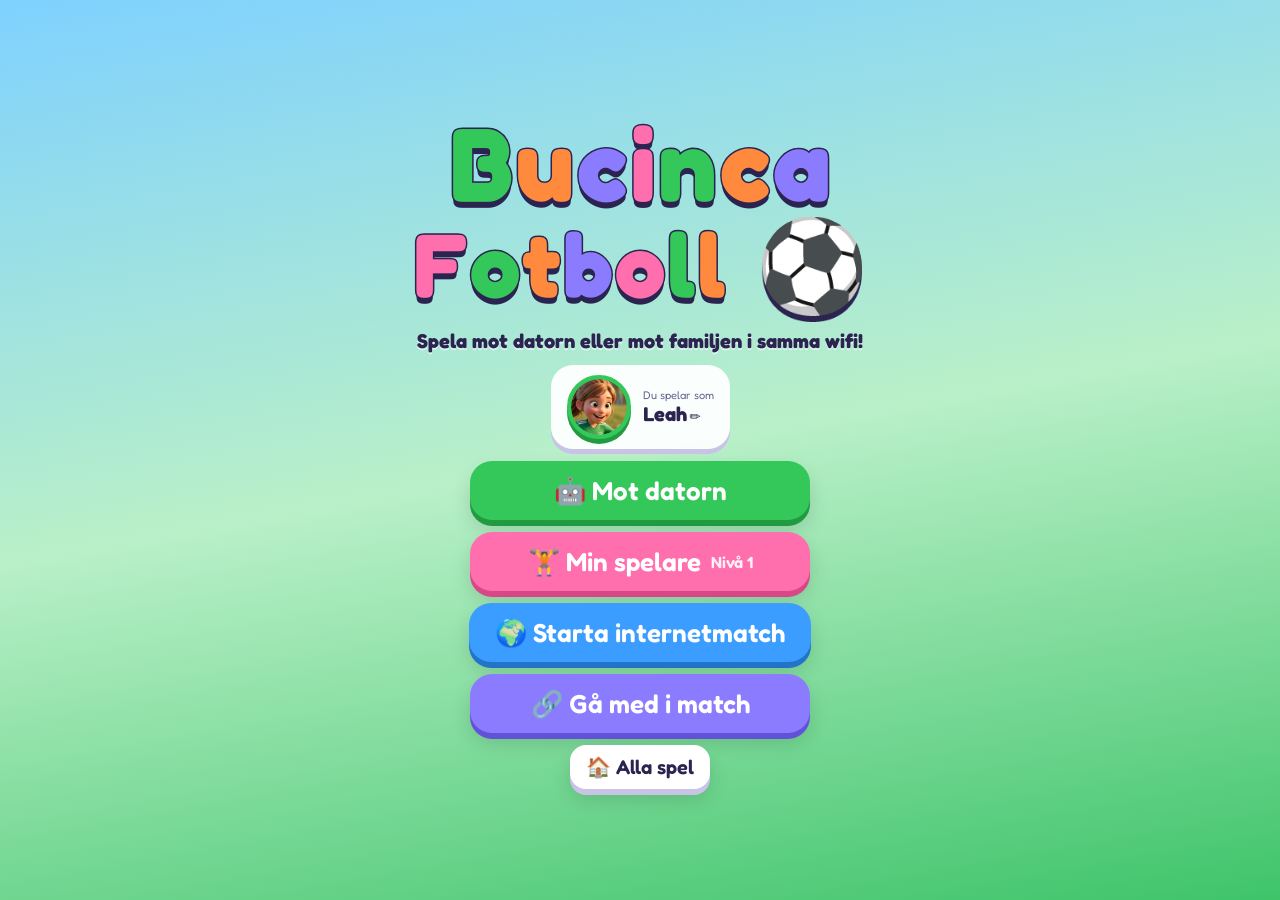
<file: boll.html>
<!doctype html>
<html lang="sv">
<head>
<meta charset="utf-8">
<meta name="viewport" content="width=device-width,initial-scale=1,maximum-scale=1,user-scalable=no,viewport-fit=cover">
<title>Bucinca Fotboll</title>
<link rel="manifest" href="manifest.webmanifest">
<link rel="apple-touch-icon" href="icons/apple-touch-icon.png">
<link rel="icon" href="icons/favicon.png">
<meta name="apple-mobile-web-app-capable" content="yes">
<meta name="mobile-web-app-capable" content="yes">
<meta name="apple-mobile-web-app-status-bar-style" content="black-translucent">
<meta name="apple-mobile-web-app-title" content="Bucinca">
<meta name="theme-color" content="#2FB45A">
<link rel="stylesheet" href="shared/style.css">
<style>
body{background:linear-gradient(170deg,#7FD1FF 0%,#B9F0C8 50%,#3FC46A 100%)}
.hidden{display:none!important}
.me{display:flex;align-items:center;gap:12px;background:var(--card);border-radius:22px;padding:10px 16px;box-shadow:0 5px 0 #C9C3E8}
.me .av{width:64px}
.me b{font-size:20px}
.me small{display:block;color:var(--muted)}
.wins{font-weight:700;font-size:clamp(15px,4vmin,20px);text-align:center;text-shadow:0 2px 0 #fff8}
@media (min-aspect-ratio:5/4) and (max-height:600px){
  #menu{flex-direction:row;gap:28px}
  #menu .logo .l1{font-size:44px}#menu .logo .l2{font-size:38px}
}

/* välj figur och namn */
.char.chosen{box-shadow:0 6px 0 var(--d),0 0 0 5px var(--c)}
.namebox{display:flex;gap:10px;align-items:center;background:var(--card);border-radius:20px;padding:10px 14px;box-shadow:0 5px 0 #C9C3E8;width:min(94vw,560px)}
.namebox input{flex:1;min-width:0;font:inherit;font-size:20px;font-weight:600;border:3px solid #E4E0F7;border-radius:14px;padding:8px 12px;color:var(--ink);-webkit-user-select:text;user-select:text}
#meScr .chars .av{width:min(60%,15dvh)}
#meScr{gap:10px}
@media (max-height:560px){#meScr .chars .av{width:42%} #meScr .char{padding:8px 6px}}

/* inställningar */
.opt{background:var(--card);border-radius:22px;padding:12px 14px;box-shadow:0 5px 0 #C9C3E8;display:flex;flex-direction:column;gap:8px}
.opt h4{margin:0;font-size:18px}
.seg{display:flex;gap:6px;flex-wrap:wrap}
.seg button{flex:1;min-width:64px;padding:10px 8px;border-radius:14px;background:#F0EDFF;font-size:16px;font-weight:600;box-shadow:0 3px 0 #D6D1EE}
.seg button.on{background:#34C759;color:#fff;box-shadow:0 3px 0 #219A40}
.setup{width:min(94vw,560px);display:flex;flex-direction:column;gap:12px;margin-top:64px;padding-bottom:20px}

/* gå med */
.found{display:flex;flex-direction:column;gap:10px;width:100%}
.found .btn{min-width:0;width:100%}
.ipbox{display:flex;gap:8px}
.ipbox input{flex:1;min-width:0;font:inherit;font-size:20px;font-weight:600;border:3px solid #E4E0F7;border-radius:14px;padding:8px 12px;color:var(--ink);-webkit-user-select:text;user-select:text}
.note{color:var(--muted);font-size:15px;margin:0;line-height:1.35}
.spin{display:inline-block;animation:spin2 1s linear infinite}
@keyframes spin2{to{transform:rotate(360deg)}}

/* lobby */
.lobby{width:min(96vw,1000px);display:grid;grid-template-columns:1fr;gap:12px;margin-top:64px;padding-bottom:20px}
@media (min-aspect-ratio:5/4){.lobby{grid-template-columns:1.25fr 1fr;align-items:start}}
.teams{display:grid;grid-template-columns:1fr 1fr;gap:10px}
.team{border-radius:22px;padding:10px;display:flex;flex-direction:column;gap:8px;background:color-mix(in srgb,var(--tc) 18%,#fff);box-shadow:0 5px 0 color-mix(in srgb,var(--tc) 55%,#fff)}
.team h3{margin:0;text-align:center;color:var(--td);font-size:20px}
.pl{display:flex;align-items:center;gap:8px;background:#fff;border-radius:16px;padding:6px 8px;font-weight:600;font-size:16px;min-height:52px}
.pl .av{width:40px;border-width:3px}
.pl span{flex:1;min-width:0;overflow:hidden;text-overflow:ellipsis;white-space:nowrap}
.pl small{font-size:12px;color:var(--muted);font-weight:500}
.pl.bot{opacity:.65;font-weight:500}
.pl.mine{box-shadow:0 0 0 3px #FFD23F}
.joininfo{display:flex;gap:12px;align-items:center}
.qr{background:#fff;border-radius:14px;padding:6px;flex:none;line-height:0}
.qr svg,.qr img{width:min(34vw,150px);height:auto}
.url{font-weight:700;font-size:clamp(17px,4.2vmin,24px);white-space:nowrap}
.wait{text-align:center;font-weight:600;font-size:18px}

/* spelet */
#game{padding:0;gap:0;background:#1F7A3A}
#cv{position:absolute;inset:0;width:100%;height:100%;display:block;touch-action:none}
.hud{position:absolute;top:var(--safe-t);left:var(--safe-l);right:var(--safe-r);display:flex;align-items:flex-start;justify-content:space-between;pointer-events:none;z-index:3}
.hud>*{pointer-events:auto}
.board{display:flex;align-items:stretch;border-radius:16px;overflow:hidden;box-shadow:0 4px 0 #0004;font-weight:700;pointer-events:none}
.board .s{padding:4px 14px;color:#fff;font-size:clamp(22px,5.5vmin,30px);min-width:52px;text-align:center}
.board .s.r{background:#FF4D6D}.board .s.b{background:#3B9DFF}
.board .t{background:#fffe;padding:4px 12px;font-size:clamp(17px,4.2vmin,22px);display:flex;align-items:center;min-width:76px;justify-content:center}
.board .t.gold{background:#FFD23F}
.banner{position:absolute;left:0;right:0;top:28%;text-align:center;font-weight:700;color:#fff;-webkit-text-stroke:3px var(--ink);paint-order:stroke fill;
  text-shadow:0 5px 0 var(--ink);pointer-events:none;z-index:4;font-size:clamp(30px,9vmin,64px);display:flex;flex-direction:column;align-items:center;gap:6px}
.banner small{font-size:.45em;-webkit-text-stroke:2px var(--ink);text-shadow:0 3px 0 var(--ink)}
.banner .av{width:clamp(60px,16vmin,110px);-webkit-text-stroke:0}
.banner.pop{animation:goalPop .6s cubic-bezier(.2,1.8,.4,1)}
@keyframes goalPop{from{transform:scale(.2) rotate(-10deg);opacity:0}}
.hintline{position:absolute;left:0;right:0;bottom:calc(var(--safe-b) + 6px);text-align:center;color:#fff;font-weight:600;font-size:clamp(14px,3.4vmin,18px);
  text-shadow:0 2px 0 #0006;pointer-events:none;z-index:3}
/* spak och knappar */
#joyZone{position:absolute;left:0;bottom:0;width:55%;height:78%;z-index:2;touch-action:none}
.joy{position:absolute;width:132px;height:132px;margin:-66px 0 0 -66px;border-radius:50%;background:#ffffff30;border:3px solid #ffffff90;pointer-events:none;z-index:3}
.joy i{position:absolute;left:50%;top:50%;width:62px;height:62px;margin:-31px 0 0 -31px;border-radius:50%;background:#fffd;box-shadow:0 4px 0 #0003}
.joy.idle{opacity:.55}
.acts{position:absolute;right:var(--safe-r);bottom:calc(var(--safe-b) + 4px);display:flex;align-items:flex-end;gap:12px;z-index:4}
.abtn{border-radius:50%;display:grid;place-items:center;color:#fff;font-weight:700;touch-action:none;user-select:none;box-shadow:0 7px 0 #0004;
  font-size:clamp(14px,3.4vmin,18px);line-height:1.05;text-align:center;transition:transform .05s,box-shadow .05s}
.abtn span{font-size:1.9em;display:block}
.abtn.down{transform:translateY(5px) scale(.95);box-shadow:0 2px 0 #0004}
#bShoot{width:clamp(96px,25vmin,136px);height:clamp(96px,25vmin,136px);background:radial-gradient(circle at 40% 30%,#FF8FA3,#E0294B)}
#bPass{width:clamp(70px,18vmin,98px);height:clamp(70px,18vmin,98px);background:radial-gradient(circle at 40% 30%,#8FD0FF,#2373C9);margin-bottom:28px}
.res{width:100%;display:flex;flex-direction:column;gap:6px}
.res .r{display:flex;align-items:center;gap:8px;background:#F4F1FF;border-radius:14px;padding:6px 10px;font-size:16px}
.res .r .av{width:34px;border-width:2px}
.res .r span{flex:1}
.res .r b{font-size:17px}
/* profil, nivå och XP */
.lvtag{font-size:.62em;font-weight:600;opacity:.9}
.phead{display:flex;align-items:center;gap:12px}
.phead .av{width:62px}
.phead .grow{flex:1;min-width:0;display:flex;flex-direction:column;gap:4px}
.phead b{font-size:20px}
.lvl{font-weight:700;font-size:17px;color:var(--ink)}
.lvl .up{background:#FFD23F;border-radius:8px;padding:1px 8px;animation:bob 1s ease-in-out infinite;display:inline-block}
.xpbar{position:relative;height:20px;border-radius:10px;background:#E4E0F7;overflow:hidden}
.xpbar i{position:absolute;left:0;top:0;bottom:0;background:linear-gradient(90deg,#8B7BFF,#FF6FAE);border-radius:10px;transition:width .6s}
.xpbar span{position:relative;display:block;text-align:center;font-size:13px;font-weight:700;line-height:20px;color:var(--ink)}
.strow{display:flex;align-items:center;gap:10px;padding:6px 0;border-bottom:2px solid #F0EDFF}
.strow:last-of-type{border-bottom:0}
.strow .si{font-size:28px;width:36px;text-align:center}
.strow .grow{flex:1;min-width:0}
.strow .sn{display:flex;justify-content:space-between;align-items:baseline}
.strow .sn b{font-size:17px}.strow .sn small{font-weight:700;font-size:16px}
.sbar{height:12px;border-radius:6px;background:#E4E0F7;overflow:hidden;display:flex;margin:3px 0}
.sbar i{display:block;height:100%}
.sbar i.b{background:#C9F2D3}.sbar i.o{background:linear-gradient(90deg,#34C759,#FFD23F)}
.strow .sd{color:var(--muted);font-size:13px;line-height:1.2;display:block}
.plus{width:46px;height:46px;border-radius:14px;background:#34C759;color:#fff;font-size:26px;font-weight:700;box-shadow:0 4px 0 #219A40;flex:none}
.plus:active{transform:translateY(3px);box-shadow:0 1px 0 #219A40}
.plus:disabled{background:#E4E0F7;box-shadow:0 4px 0 #D6D1EE;color:#fff}
.xpbox{width:100%;background:#F4F1FF;border-radius:18px;padding:10px 12px;display:flex;flex-direction:column;gap:8px}
.xptop{display:flex;flex-direction:column;gap:2px}
.xptop b{font-size:22px;color:#6252D9}
.xptop span{font-size:12px;color:var(--muted);line-height:1.3}
.res .r .mini{font-size:11px;color:var(--muted);white-space:nowrap}
#menu .menu{gap:12px}
</style>
</head>
<body>
<div id="bg"></div>

<section id="menu" class="screen on">
  <div class="logo" id="logo"></div>
  <div style="display:flex;flex-direction:column;align-items:center;gap:12px">
    <div class="wins" id="wins"></div>
    <button class="me" id="meCard"></button>
    <div class="menu">
      <button class="btn green" id="toSetup">🤖 Mot datorn</button>
      <button class="btn pink" id="toStats">🏋️ Min spelare</button>
      <button class="btn blue hidden" id="toHost">📡 Starta nätverksmatch</button>
      <button class="btn blue" id="toOnline">🌍 Starta internetmatch</button>
      <button class="btn purple" id="toJoin">🔗 Gå med i match</button>
      <button class="btn white small" id="toHub">🏠 Alla spel</button>
    </div>
  </div>
</section>

<section id="meScr" class="screen scroll">
  <div class="topbar"><button class="ibtn" id="meBack">⬅️</button><span></span></div>
  <h2 style="margin-top:58px">Vem spelar du?</h2>
  <div class="chars" id="chars"></div>
  <div class="namebox"><span style="font-size:26px">✏️</span><input id="nameIn" type="text" maxlength="14" placeholder="Ditt namn" autocomplete="off"></div>
  <button class="btn green" id="meOk">✅ Klar</button>
</section>

<section id="stats" class="screen scroll">
  <div class="topbar"><span style="width:48px"></span><h2>Min spelare 🏋️</h2><span style="width:48px"></span></div>
  <div class="setup" id="statsBox"></div>
</section>

<section id="setup" class="screen scroll">
  <div class="topbar"><button class="ibtn" data-back>⬅️</button><h2>Mot datorn 🤖</h2><span style="width:48px"></span></div>
  <div class="setup" id="setupBox"></div>
</section>

<section id="join" class="screen scroll">
  <div class="topbar"><button class="ibtn" data-back>⬅️</button><h2>Gå med 🔗</h2><span style="width:48px"></span></div>
  <div class="setup" id="joinBox"></div>
</section>

<section id="lobby" class="screen scroll">
  <div class="topbar"><button class="ibtn" id="lobbyBack">⬅️</button><h2>Laguppställning</h2><span style="width:48px"></span></div>
  <div class="lobby" id="lobbyBox"></div>
</section>

<section id="game" class="screen">
  <canvas id="cv"></canvas>
  <div id="joyZone"></div>
  <div class="joy idle" id="joy"><i id="knob"></i></div>
  <div class="hud">
    <button class="ibtn" id="gPause">⏸️</button>
    <div class="board"><div class="s r" id="sR">0</div><div class="t" id="sT">3:00</div><div class="s b" id="sB">0</div></div>
    <button class="ibtn" id="gSound">🔊</button>
  </div>
  <div class="banner hidden" id="banner"></div>
  <div class="hintline" id="hint"></div>
  <div class="acts">
    <button class="abtn" id="bPass"><div><span>👟</span>PASSA</div></button>
    <button class="abtn" id="bShoot"><div><span>⚽</span>SKJUT</div></button>
  </div>
</section>

<div class="overlay" id="overlay"><div class="panel" id="panel"></div></div>
<div id="party"></div>
<canvas id="confetti"></canvas>

<script src="shared/core.js"></script>
<script src="shared/net.js"></script>
<script src="boll/qrcode.js"></script>
<script src="boll/sim.js"></script>
<script src="boll/prof.js"></script>
<script src="boll/crowd.js"></script>
<script src="boll/app.js"></script>
</body>
</html>
</file>
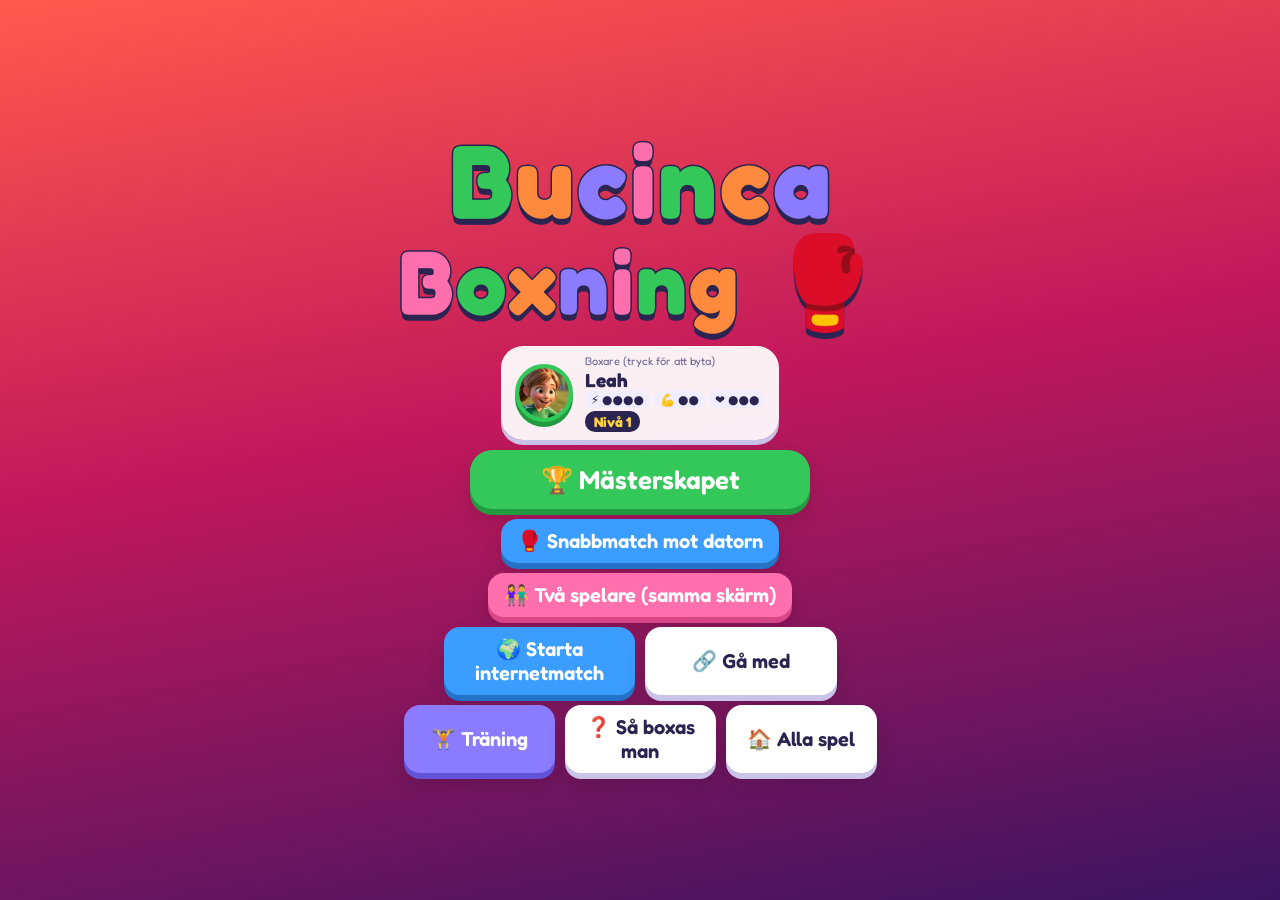
<file: box.html>
<!doctype html>
<html lang="sv">
<head>
<meta charset="utf-8">
<meta name="viewport" content="width=device-width,initial-scale=1,maximum-scale=1,user-scalable=no,viewport-fit=cover">
<title>Bucinca Boxning</title>
<link rel="manifest" href="manifest.webmanifest">
<link rel="apple-touch-icon" href="icons/apple-touch-icon.png">
<link rel="icon" href="icons/favicon.png">
<meta name="apple-mobile-web-app-capable" content="yes">
<meta name="mobile-web-app-capable" content="yes">
<meta name="apple-mobile-web-app-status-bar-style" content="black-translucent">
<meta name="apple-mobile-web-app-title" content="Bucinca">
<meta name="theme-color" content="#7A1020">
<link rel="stylesheet" href="shared/style.css">
<style>
body{background:linear-gradient(170deg,#FF5A4D 0%,#C2185B 45%,#3A1460 100%)}
.hidden{display:none!important}
.me{display:flex;align-items:center;gap:12px;background:var(--card);border-radius:22px;padding:8px 14px;box-shadow:0 5px 0 #C9C3E8}
.me .av{width:58px}
.me b{font-size:19px}
.me small{display:block;color:var(--muted)}
.belt{display:inline-flex;align-items:center;gap:4px;background:#2B2350;color:#FFD23F;border-radius:10px;padding:2px 9px;font-weight:700;font-size:14px;white-space:nowrap}
@media (min-aspect-ratio:5/4) and (max-height:600px){
  #menu{flex-direction:row;gap:26px}
  #menu .logo .l1{font-size:42px}#menu .logo .l2{font-size:34px}
  #menu .menu .btn{padding:9px 18px}
}
#menu .menu{gap:10px}
.row2{display:flex;gap:10px;flex-wrap:wrap;justify-content:center}
.row2 .btn{min-width:0;flex:1}
.sts{display:flex;gap:4px;flex-wrap:wrap;justify-content:center;font-size:12px;font-weight:600}
.sts span{background:#F0EDFF;border-radius:8px;padding:1px 6px;white-space:nowrap}
.char{position:relative}
.char .num{position:absolute;top:4px;right:6px;background:#FFD23F;border-radius:50%;width:26px;height:26px;font-weight:700;display:flex;align-items:center;justify-content:center;font-size:15px;box-shadow:0 2px 0 #C99600}

.wrap{width:min(96vw,1000px);display:flex;flex-direction:column;gap:12px;margin-top:64px;padding-bottom:20px}
.card{background:var(--card);border-radius:22px;padding:12px 14px;box-shadow:0 5px 0 #C9C3E8;display:flex;flex-direction:column;gap:8px}
.card h4{margin:0;font-size:18px}
.note{color:var(--muted);font-size:15px;margin:0;line-height:1.35}

/* mästerskapet */
.ladder{display:flex;flex-direction:column;gap:8px}
.rung{display:flex;align-items:center;gap:10px;background:var(--card);border-radius:18px;padding:8px 12px;box-shadow:0 4px 0 #C9C3E8}
.rung .no{font-weight:700;font-size:18px;width:30px;text-align:center;color:var(--muted)}
.rung .av{width:50px;border-width:3px}
.rung .grow{flex:1;min-width:0}
.rung small{display:block;color:var(--muted);font-size:13px}
.rung.done{opacity:.6}
.rung.next{box-shadow:0 4px 0 #219A40,0 0 0 3px #34C759}
.rung.locked{filter:grayscale(.7);opacity:.55}
.av.mini{width:64px;flex:none}
.rung.boss{background:linear-gradient(90deg,#FFF3C4,#fff)}
.rung .btn{min-width:0;padding:8px 14px;font-size:15px;border-radius:14px}
.diff{display:flex;gap:8px;justify-content:center;flex-wrap:wrap}
.diff button{padding:8px 16px;border-radius:14px;background:#ffffffcc;font-weight:700;font-size:16px;box-shadow:0 3px 0 #C9C3E8}
.diff button.on{background:#2B2350;color:#fff}

/* lobby */
.plist{display:flex;flex-direction:column;gap:8px}
.pl{display:flex;align-items:center;gap:10px;background:#F6F4FF;border-radius:16px;padding:6px 10px;font-weight:600}
.pl .av{width:42px;border-width:3px}
.pl span{flex:1;min-width:0;overflow:hidden;text-overflow:ellipsis;white-space:nowrap}
.pl.mine{box-shadow:0 0 0 3px #FFD23F}
.pl .q{flex:none;font-size:13px;background:#2B2350;color:#fff;border-radius:8px;padding:1px 7px}
.joininfo{display:flex;gap:12px;align-items:center}
.qr{background:#fff;border-radius:14px;padding:6px;flex:none;line-height:0}
.qr svg{width:min(34vw,150px);height:auto}
.url{font-weight:700;font-size:clamp(17px,4.2vmin,24px);white-space:nowrap}
.ipbox{display:flex;gap:8px}
.ipbox input{flex:1;min-width:0;font:inherit;font-size:20px;font-weight:600;border:3px solid #E4E0F7;border-radius:14px;padding:8px 12px;color:var(--ink);-webkit-user-select:text;user-select:text}
.found{display:flex;flex-direction:column;gap:10px}
.found .btn{min-width:0;width:100%}
.spin{display:inline-block;animation:spin2 1s linear infinite}
@keyframes spin2{to{transform:rotate(360deg)}}
.gar{display:grid;grid-template-columns:1fr;gap:12px}
@media (min-aspect-ratio:5/4){.gar{grid-template-columns:1.15fr 1fr;align-items:start}}
.vsline{display:flex;align-items:center;justify-content:center;gap:10px;font-weight:700;font-size:20px}
.vsline .av{width:54px}

/* matchen */
#fight{padding:0;gap:0;background:#1A0F2E;justify-content:flex-start}
#cv{position:absolute;inset:0;width:100%;height:100%;display:block;touch-action:none}
.hud{position:absolute;top:var(--safe-t);left:var(--safe-l);right:var(--safe-r);display:flex;align-items:flex-start;gap:8px;z-index:3;pointer-events:none}
.hud .ibtn{pointer-events:auto;flex:none;width:42px;height:42px;font-size:20px}
.fighter{flex:1;display:flex;align-items:center;gap:6px;min-width:0}
.fighter.r{flex-direction:row-reverse;text-align:right}
.fighter .av{width:clamp(40px,10vmin,60px);border-width:3px}
.fighter .info{flex:1;min-width:0;display:flex;flex-direction:column;gap:3px}
.fighter b{color:#fff;font-size:clamp(13px,3.4vmin,18px);text-shadow:0 2px 0 #0008;white-space:nowrap;overflow:hidden;text-overflow:ellipsis}
.bar{height:clamp(12px,3vmin,18px);border-radius:9px;background:#0007;overflow:hidden;border:2px solid #fff;position:relative}
.bar i{position:absolute;top:0;bottom:0;left:0;background:linear-gradient(90deg,#FF4D6D,#FFD23F 45%,#34C759);transition:width .12s}
.fighter.r .bar i{left:auto;right:0}
.bar.sta{height:7px;border-width:1px}
.bar.sta i{background:#4FC3FF}
.sup{display:flex;align-items:center;gap:4px;color:#FFD23F;font-weight:700;font-size:13px;text-shadow:0 1px 0 #000}
.fighter.r .sup{flex-direction:row-reverse}
.sup .bar{flex:1;height:8px;border-width:1px}
.sup .bar i{background:linear-gradient(90deg,#FFB300,#FFF176)}
.sup.full .bar i{background:linear-gradient(90deg,#FF4D6D,#FFD23F,#34C759,#3B9DFF,#B45CFF)}
.kds{font-size:12px;letter-spacing:-2px}
.clock{background:#fffe;border-radius:14px;padding:3px 10px;font-weight:700;font-size:clamp(16px,4.2vmin,24px);min-width:56px;text-align:center;box-shadow:0 3px 0 #0004;line-height:1.1}
.clock small{display:block;font-size:.55em;color:var(--muted)}

.pad{position:absolute;bottom:var(--safe-b);z-index:3;display:grid;gap:8px;touch-action:none;-webkit-user-select:none;user-select:none}
.pad button{width:var(--bs);height:var(--bs);border-radius:50%;background:#ffffffdd;box-shadow:0 4px 0 #0005;font-size:calc(var(--bs) * .42);display:grid;place-items:center;line-height:1;touch-action:none;position:relative}
.pad button small{position:absolute;bottom:-1px;left:0;right:0;font-size:11px;font-weight:700;color:#fff;text-shadow:0 1px 0 #000,0 0 3px #000}
.pad button.on{transform:translateY(3px) scale(.95);box-shadow:0 1px 0 #0005;background:#FFD23F}
.pad button.supb{background:#ffffff66}
.pad button.supb.ready{background:radial-gradient(#FFF176,#FFB300);animation:glow 0.8s ease-in-out infinite alternate}
@keyframes glow{to{box-shadow:0 0 18px 6px #FFD23F,0 4px 0 #0005}}
.pad.mv{left:var(--safe-l);grid-template-columns:repeat(2,var(--bs))}
.pad.at{right:var(--safe-r);grid-template-columns:repeat(2,var(--bs))}
.pad.p2.mv{left:auto;right:calc(var(--safe-r) + 2 * var(--bs) + 26px)}
.pad.p1.at{right:auto;left:calc(var(--safe-l) + 2 * var(--bs) + 26px)}
.pad .lbl{grid-column:1/-1;text-align:center;color:#fff;font-weight:700;font-size:13px;text-shadow:0 1px 0 #000}
.bigtxt{position:absolute;left:0;right:0;top:30%;text-align:center;font-weight:700;color:#fff;-webkit-text-stroke:4px var(--ink);paint-order:stroke fill;
  text-shadow:0 6px 0 var(--ink);pointer-events:none;z-index:4;font-size:clamp(40px,13vmin,110px);line-height:1.05}
.bigtxt small{display:block;font-size:.4em;-webkit-text-stroke:3px var(--ink)}
.bigtxt.pop{animation:pop2 .45s cubic-bezier(.2,1.8,.4,1)}
@keyframes pop2{from{transform:scale(.2);opacity:0}}
.getup{position:absolute;left:50%;top:52%;transform:translateX(-50%);z-index:4;background:#000a;border-radius:16px;padding:8px 14px;color:#fff;font-weight:700;text-align:center;width:min(80vw,360px);pointer-events:none}
.getup .bar{margin-top:6px;height:16px}
.getup .bar i{background:linear-gradient(90deg,#34C759,#FFD23F)}
.turn{position:absolute;inset:0;z-index:6;background:#1A0F2Eee;color:#fff;display:flex;flex-direction:column;align-items:center;justify-content:center;gap:10px;font-weight:700;font-size:22px;text-align:center;padding:20px}
.turn .big{font-size:70px;animation:rot 1.6s ease-in-out infinite}
@keyframes rot{50%{transform:rotate(90deg)}}
.xpbar{position:relative;height:20px;border-radius:10px;background:#E4E0F7;overflow:hidden;margin-top:4px}
.xpbar i{position:absolute;inset:0 auto 0 0;background:linear-gradient(90deg,#8B7BFF,#34C759)}
.xpbar span{position:relative;display:block;text-align:center;font-weight:700;font-size:13px;line-height:20px}
.xpbox{display:flex;flex-direction:column;gap:6px;width:100%}
.xpl{display:flex;align-items:center;gap:8px;background:#F6F4FF;border-radius:14px;padding:6px 10px;text-align:left}
.xpl .av{width:42px;border-width:3px;flex:none}
.lvup{background:#FFD23F;border-radius:8px;padding:1px 7px;font-weight:700;font-size:13px}
.upl{display:flex;flex-direction:column;gap:8px}
.upr{display:flex;align-items:center;gap:10px;background:#F6F4FF;border-radius:16px;padding:8px 10px}
.upr .ic{font-size:26px;width:34px;text-align:center}
.upr .grow{flex:1;min-width:0}
.upr small{display:block;color:var(--muted);font-size:12px}
.upr .pips{color:#8B7BFF;letter-spacing:1px;font-size:14px}
.upr .btn{min-width:0;width:48px;padding:6px 0;font-size:22px;flex:none}
.rank{display:flex;flex-direction:column;gap:6px;width:100%}
.stt{width:100%;border-collapse:collapse;font-size:15px}
.stt td{padding:3px 6px;text-align:center}
.stt td:nth-child(2){color:var(--muted);font-size:13px}
</style>
</head>
<body>
<div id="bg"></div>

<section id="menu" class="screen on">
  <div class="logo" id="logo"></div>
  <div style="display:flex;flex-direction:column;align-items:center;gap:10px">
    <button class="me" id="meCard"></button>
    <div class="menu">
      <button class="btn green" id="toLadder">🏆 Mästerskapet</button>
      <button class="btn blue small" id="toQuick">🥊 Snabbmatch mot datorn</button>
      <button class="btn pink small" id="toDuo">👫 Två spelare (samma skärm)</button>
      <div class="row2">
        <button class="btn small hidden" id="toHost">📡 Starta nätverksmatch</button>
        <button class="btn blue small" id="toOnline">🌍 Starta internetmatch</button>
        <button class="btn white small" id="toJoin">🔗 Gå med</button>
      </div>
      <div class="row2">
        <button class="btn purple small" id="toTrain">🏋️ Träning</button>
        <button class="btn white small" id="toHelp">❓ Så boxas man</button>
        <button class="btn white small" id="toHub">🏠 Alla spel</button>
      </div>
    </div>
  </div>
</section>

<section id="meScr" class="screen scroll">
  <div class="topbar"><button class="ibtn" id="meBack">⬅️</button><span></span></div>
  <h2 style="margin-top:58px" id="meTitle">Vem boxas?</h2>
  <p class="hint-txt" id="meSub">Alla har olika snabbhet, styrka och kondition</p>
  <div class="chars" id="chars"></div>
</section>

<section id="ladder" class="screen scroll">
  <div class="topbar"><button class="ibtn" data-back>⬅️</button><h2>Mästerskapet 🏆</h2><span style="width:48px"></span></div>
  <div class="wrap" id="ladBox" style="max-width:640px"></div>
</section>

<section id="train" class="screen scroll">
  <div class="topbar"><button class="ibtn" data-back>⬅️</button><h2>Träning 🏋️</h2><span style="width:48px"></span></div>
  <div class="wrap" id="trBox" style="max-width:640px"></div>
</section>

<section id="quick" class="screen scroll">
  <div class="topbar"><button class="ibtn" data-back>⬅️</button><span></span></div>
  <h2 style="margin-top:58px">Vem vill du möta? 🥊</h2>
  <div class="diff" id="diff"></div>
  <div class="chars" id="qChars"></div>
</section>

<section id="duo" class="screen scroll">
  <div class="topbar"><button class="ibtn" data-back>⬅️</button><span></span></div>
  <h2 style="margin-top:58px" id="duoTitle">Röd hörna – vem boxas?</h2>
  <p class="hint-txt">Spelas med skärmen liggande – var och en har sina knappar på sin sida</p>
  <div class="chars" id="duoChars"></div>
</section>

<section id="join" class="screen scroll">
  <div class="topbar"><button class="ibtn" data-back>⬅️</button><h2>Gå med 🔗</h2><span style="width:48px"></span></div>
  <div class="wrap" id="joinBox" style="max-width:560px"></div>
</section>

<section id="lobby" class="screen scroll">
  <div class="topbar"><button class="ibtn" id="lobbyBack">⬅️</button><h2>Boxningsgala 🥊</h2><span style="width:48px"></span></div>
  <div class="wrap" id="lobbyBox"></div>
</section>

<section id="fight" class="screen">
  <canvas id="cv"></canvas>
  <div class="hud">
    <button class="ibtn" id="fBack">⏸️</button>
    <div class="fighter" id="f0"></div>
    <div class="clock" id="clock">60</div>
    <div class="fighter r" id="f1"></div>
  </div>
  <div id="pads"></div>
  <div class="getup hidden" id="getup">Tryck snabbt på slagknapparna för att resa dig! 👊<div class="bar"><i id="guBar"></i></div></div>
  <div class="bigtxt hidden" id="big"></div>
  <div class="turn hidden" id="turn"><div class="big">📱</div>Vänd skärmen till liggande för två spelare</div>
</section>

<div class="overlay" id="overlay"><div class="panel" id="panel"></div></div>
<div id="party"></div>
<canvas id="confetti"></canvas>

<script src="shared/core.js"></script>
<script src="shared/net.js"></script>
<script src="boll/qrcode.js"></script>
<script src="box/sim.js"></script>
<script src="box/app.js"></script>
</body>
</html>
</file>
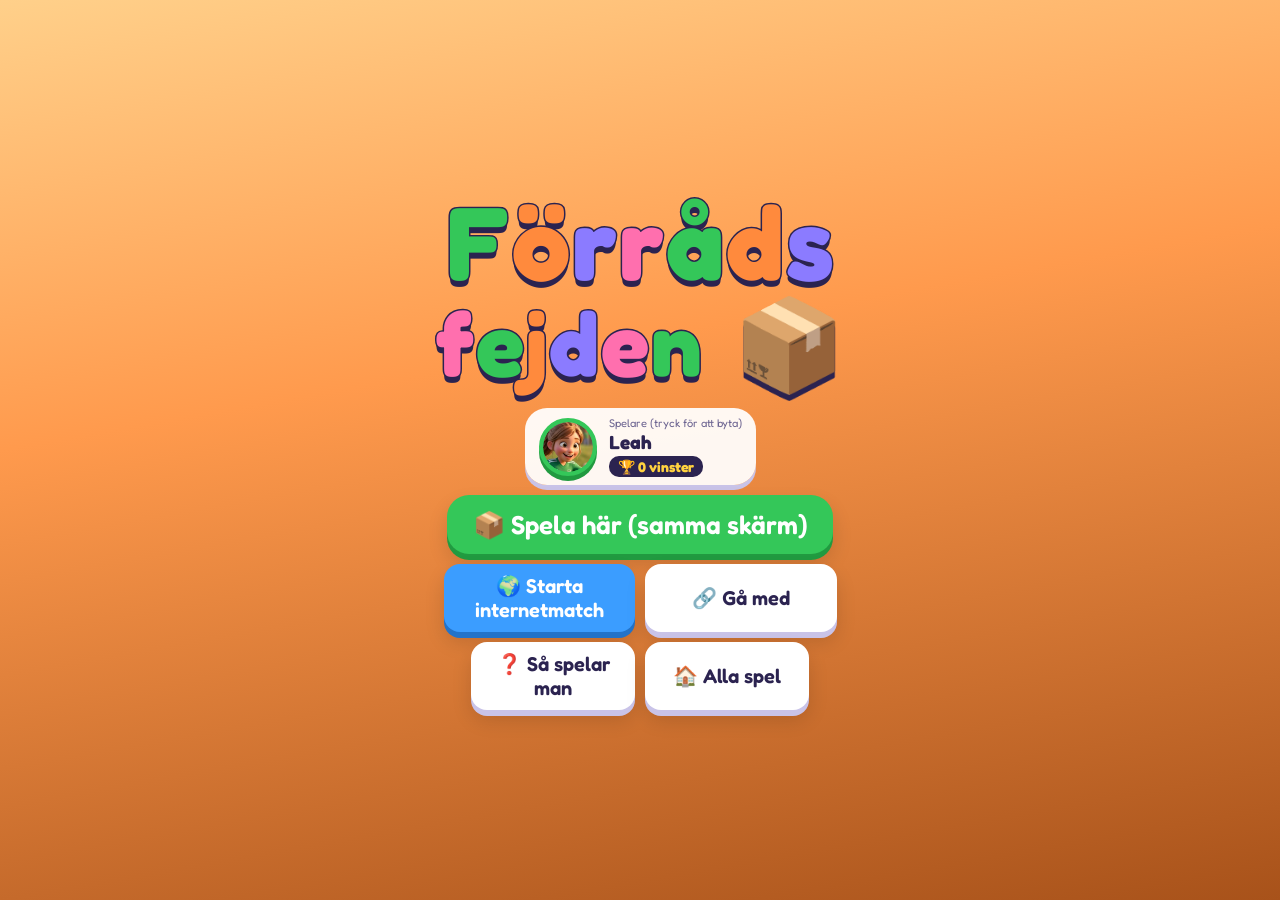
<file: forrad.html>
<!doctype html>
<html lang="sv">
<head>
<meta charset="utf-8">
<meta name="viewport" content="width=device-width,initial-scale=1,maximum-scale=1,user-scalable=no,viewport-fit=cover">
<title>Bucinca Förrådsfejden</title>
<link rel="manifest" href="manifest.webmanifest">
<link rel="apple-touch-icon" href="icons/apple-touch-icon.png">
<link rel="icon" href="icons/favicon.png">
<meta name="apple-mobile-web-app-capable" content="yes">
<meta name="mobile-web-app-capable" content="yes">
<meta name="apple-mobile-web-app-status-bar-style" content="black-translucent">
<meta name="apple-mobile-web-app-title" content="Bucinca">
<meta name="theme-color" content="#7A3E12">
<link rel="stylesheet" href="shared/style.css">
<style>
body{background:linear-gradient(170deg,#FFD08A 0%,#FF9A4D 40%,#A8521A 100%)}
.hidden{display:none!important}
.me{display:flex;align-items:center;gap:12px;background:var(--card);border-radius:22px;padding:8px 14px;box-shadow:0 5px 0 #C9C3E8}
.me .av{width:58px}
.me b{font-size:19px}
.me small{display:block;color:var(--muted)}
.chip{display:inline-flex;align-items:center;gap:4px;background:#2B2350;color:#FFD23F;border-radius:10px;padding:2px 9px;font-weight:700;font-size:14px;white-space:nowrap}
@media (min-aspect-ratio:5/4) and (max-height:600px){
  #menu{flex-direction:row;gap:26px}
  #menu .logo .l1{font-size:42px}#menu .logo .l2{font-size:34px}
  #menu .menu .btn{padding:9px 18px}
}
#menu .menu{gap:10px}
.row2{display:flex;gap:10px;flex-wrap:wrap;justify-content:center}
.row2 .btn{min-width:0;flex:1}
.wrap{width:min(96vw,1000px);display:flex;flex-direction:column;gap:12px;margin-top:64px;padding-bottom:20px}
.card{background:var(--card);border-radius:22px;padding:12px 14px;box-shadow:0 5px 0 #C9C3E8;display:flex;flex-direction:column;gap:8px}
.card h4{margin:0;font-size:18px}
.note{color:var(--muted);font-size:15px;margin:0;line-height:1.35}
.opts{display:flex;flex-direction:column;gap:10px}
.opt{display:flex;align-items:center;gap:8px;flex-wrap:wrap}
.opt b{min-width:120px}
.seg{display:flex;gap:6px;flex-wrap:wrap}
.seg button{padding:6px 12px;border-radius:12px;background:#F0EDFF;font-weight:700;font-size:15px}
.seg button.on{background:#2B2350;color:#fff}
.gar{display:flex;flex-direction:column;gap:12px}
@media (min-aspect-ratio:5/4){.gar{display:grid;grid-template-columns:1fr 1fr;gap:12px;align-items:start}}
.figsel{display:grid;grid-template-columns:repeat(auto-fill,minmax(74px,1fr));gap:8px}
.figsel button{background:#F6F4FF;border-radius:16px;padding:6px 4px;display:flex;flex-direction:column;align-items:center;gap:2px;font-weight:600;font-size:13px;opacity:.55}
.figsel button .av{width:50px;border-width:3px}
.figsel button.on{opacity:1;box-shadow:0 0 0 3px #34C759;background:#EFFFF2}
/* lobby */
.plist{display:flex;flex-direction:column;gap:8px}
.pl{display:flex;align-items:center;gap:10px;background:#F6F4FF;border-radius:16px;padding:6px 10px;font-weight:600}
.pl .av{width:42px;border-width:3px}
.pl span{flex:1;min-width:0;overflow:hidden;text-overflow:ellipsis;white-space:nowrap}
.pl.mine{box-shadow:0 0 0 3px #FFD23F}
.joininfo{display:flex;gap:12px;align-items:center}
.qr{background:#fff;border-radius:14px;padding:6px;flex:none;line-height:0}
.qr svg{width:min(34vw,150px);height:auto}
.url{font-weight:700;font-size:clamp(17px,4.2vmin,24px);white-space:nowrap}
.ipbox{display:flex;gap:8px}
.ipbox input{flex:1;min-width:0;font:inherit;font-size:20px;font-weight:600;border:3px solid #E4E0F7;border-radius:14px;padding:8px 12px;color:var(--ink);-webkit-user-select:text;user-select:text}
.found{display:flex;flex-direction:column;gap:10px}
.found .btn{min-width:0;width:100%}
.spin{display:inline-block;animation:spin2 1s linear infinite}
@keyframes spin2{to{transform:rotate(360deg)}}

/* spelet */
#play{justify-content:flex-start}
.ptop{position:absolute;top:var(--safe-t);left:var(--safe-l);right:var(--safe-r);display:flex;align-items:center;gap:10px;z-index:5}
.ptop h2{flex:1;font-size:clamp(20px,5vmin,30px);text-align:left;white-space:nowrap;overflow:hidden;text-overflow:ellipsis}
.mycash{background:#2B2350;color:#FFD23F;border-radius:16px;padding:6px 12px;font-weight:700;font-size:clamp(15px,4vmin,20px);white-space:nowrap;box-shadow:0 4px 0 #0004}
.pwrap{width:min(96vw,1180px);margin-top:62px;display:grid;gap:12px;padding-bottom:20px;align-items:start}
@media (min-aspect-ratio:5/4){.pwrap{grid-template-columns:1.2fr 1fr}.pwrap .stage{position:sticky;top:0}}
.pwrap:has(.stage.off){grid-template-columns:1fr;max-width:720px}
.stage{position:relative;border-radius:22px;overflow:hidden;background:#0d0c0b;aspect-ratio:4/3;box-shadow:0 6px 0 #5a2a08,0 10px 20px #0003;width:100%}
.stage.short{aspect-ratio:2/1}
@media (min-aspect-ratio:5/4){.stage.short{aspect-ratio:4/3}}
.stage canvas{display:block;width:100%;height:100%;touch-action:none}
.stage .hint3{position:absolute;left:10px;bottom:8px;font-size:12px;color:#fffc;background:#0008;padding:3px 9px;border-radius:9px;pointer-events:none}
.stage.off{display:none}
.flat{position:absolute;inset:0;padding:10px;display:grid;grid-template-columns:repeat(auto-fill,minmax(80px,1fr));gap:6px;align-content:start;overflow:auto}
.flat div{background:#2d261f;border-radius:10px;color:#f4ede4;text-align:center;padding:6px 4px;font-size:11px}
.flat div b{display:block;font-size:30px}
.pnl{display:flex;flex-direction:column;gap:12px;min-width:0}
.th{display:flex;align-items:center;gap:10px}
.th .ic{font-size:34px}
.th .av{width:50px;border-width:3px}
.th b{font-size:20px;line-height:1.1}
.th small{display:block;color:var(--muted);font-size:14px}
.pbar{height:12px;background:#E4E0F7;border-radius:6px;overflow:hidden}
.pbar i{display:block;height:100%;background:linear-gradient(90deg,#FFD23F,#FF8A3D);width:100%}
.chips{display:flex;flex-wrap:wrap;gap:6px}
.ichip{background:#F6F4FF;border-radius:20px;padding:4px 10px;font-size:14px;font-weight:600}
.ichip.mut{color:var(--muted)}
.bidbox{text-align:center;align-items:center;gap:2px}
.bidbox .lab{color:var(--muted);font-weight:600;font-size:14px}
.bidamt{font-size:clamp(48px,14vmin,76px);font-weight:700;line-height:1;letter-spacing:-1px}
.bidamt.pop{animation:pop .25s}
@keyframes pop{50%{transform:scale(1.12)}}
.lead{display:flex;align-items:center;gap:8px;font-weight:700;font-size:18px;min-height:36px}
.lead .av{width:34px;border-width:3px}
.tbar{height:12px;background:#E4E0F7;border-radius:6px;overflow:hidden;width:100%;margin-top:6px}
.tbar i{display:block;height:100%;background:#FF8A3D;width:100%}
.call{font-size:clamp(24px,7vmin,34px);font-weight:700;min-height:40px;margin-top:4px}
.call.sold{color:#E2711D;font-size:clamp(40px,12vmin,60px);animation:pop .4s}
.prow{display:flex;flex-wrap:wrap;gap:6px}
.pc{flex:1;min-width:120px;display:flex;align-items:center;gap:6px;background:var(--card);border-radius:16px;padding:5px 8px;box-shadow:0 4px 0 #C9C3E8;font-size:13px;font-weight:600;border:3px solid transparent}
.pc .av{width:32px;border-width:2px}
.pc span{flex:1;min-width:0;line-height:1.15}
.pc span b{display:block;font-size:14px;white-space:nowrap;overflow:hidden;text-overflow:ellipsis}
.pc.lead{border-color:var(--c);box-shadow:0 4px 0 var(--d),0 0 16px -2px var(--c)}
.pc.out{opacity:.45}
.zones{display:grid;gap:10px;grid-template-columns:repeat(var(--cols),1fr)}
.zone{border-radius:22px;padding:12px 8px;min-height:120px;display:flex;flex-direction:column;align-items:center;justify-content:center;gap:2px;color:#fff;background:var(--c);box-shadow:0 7px 0 var(--d);
  user-select:none;touch-action:manipulation;cursor:pointer;transition:transform .07s,filter .2s;text-align:center}
.zone:active{transform:translateY(5px);box-shadow:0 2px 0 var(--d)}
.zone .av{width:46px;border-width:3px;border-color:#fff}
.zone .zn{font-weight:700;font-size:16px;text-shadow:0 2px 0 #0003}
.zone .zb{font-weight:700;font-size:clamp(22px,6.5vmin,32px);line-height:1;text-shadow:0 2px 0 #0003}
.zone .zc{font-size:13px;font-weight:600;opacity:.9}
.zone.lead{box-shadow:0 0 0 4px #FFD23F,0 7px 0 var(--d)}
.zone.off{filter:grayscale(.85) brightness(.75)}
.log{font-size:13px;color:var(--muted);display:flex;flex-direction:column;gap:1px}
.tally{display:grid;grid-template-columns:repeat(3,1fr);gap:6px;text-align:center}
.tally span{display:block;font-size:12px;color:var(--muted)}
.tally b{font-size:clamp(15px,4.4vmin,20px)}
.rgrid{display:grid;grid-template-columns:repeat(auto-fill,minmax(96px,1fr));gap:8px}
.rc{background:#F6F4FF;border-radius:16px;padding:8px 4px;text-align:center;display:flex;flex-direction:column;align-items:center;gap:2px;min-height:100px;justify-content:center;border:3px solid transparent}
.rc .em{font-size:32px;line-height:1.1}
.rc .nm{font-size:12px;line-height:1.15;font-weight:600}
.rc.closed{background:repeating-linear-gradient(135deg,#F0E2CF 0 8px,#E9D7BF 8px 16px);cursor:pointer}
.rc.closed .hint{font-size:11px;color:#D9621A;font-weight:700}
.rc.flip{animation:flip .35s}
@keyframes flip{0%{transform:rotateY(90deg)}100%{transform:rotateY(0)}}
.rc.jc{border-color:#FFD23F;box-shadow:0 0 16px -2px #FFB800}
.val{font-weight:700;font-size:15px}
.appr{padding:5px 8px;font-size:12px;border-radius:10px;margin-top:2px;background:#8B7BFF;color:#fff;font-weight:700;box-shadow:0 3px 0 #6252D9}
.tag{font-size:11px;font-weight:700}
.shake{animation:shake .5s infinite}
@keyframes shake{25%{transform:rotate(-3deg)}75%{transform:rotate(3deg)}}
.junk{color:#9a8f86}.lo{color:var(--ink)}.mid{color:#2373C9}.hi{color:#1F9A40}.jack{color:#C98F00}.bad{color:#E5333A}.good{color:#1F9A40}.q{color:#6252D9}
.result{font-size:clamp(46px,14vmin,70px);font-weight:700;line-height:1;text-align:center}
.lines div{display:flex;justify-content:space-between;padding:5px 0;border-bottom:1px solid #E4E0F7;font-weight:600}
.lines div:last-child{border:0}
.ilist{display:flex;flex-direction:column}
.ilist div{display:flex;justify-content:space-between;gap:10px;padding:4px 0;font-size:14px;border-bottom:1px dashed #E4E0F7}
.ilist small{color:var(--muted)}
.srow{display:grid;grid-template-columns:24px 36px 1fr auto;gap:8px;align-items:center;padding:5px 0}
.srow .av{width:36px;border-width:2px}
.srow .rk{font-weight:700;font-size:20px;color:var(--muted);text-align:center}
.srow .bar{height:8px;border-radius:5px;margin-top:3px;background:var(--c)}
.srow .cash{font-weight:700;text-align:right;white-space:nowrap}
.srow small{display:block;text-align:right;font-weight:600}
.srow.mine{background:#FFF8D6;border-radius:12px}
.wait{text-align:center;font-weight:600;color:var(--muted)}
.bigbtn{width:100%;min-width:0}
.av.mini{width:96px}
</style>
</head>
<body>
<div id="bg"></div>

<section id="menu" class="screen on">
  <div class="logo" id="logo"></div>
  <div style="display:flex;flex-direction:column;align-items:center;gap:10px">
    <button class="me" id="meCard"></button>
    <div class="menu">
      <button class="btn green" id="toQuick">📦 Spela här (samma skärm)</button>
      <div class="row2">
        <button class="btn small hidden" id="toHost">📡 Starta nätverksmatch</button>
        <button class="btn blue small" id="toOnline">🌍 Starta internetmatch</button>
        <button class="btn white small" id="toJoin">🔗 Gå med</button>
      </div>
      <div class="row2">
        <button class="btn white small" id="toHelp">❓ Så spelar man</button>
        <button class="btn white small" id="toHub">🏠 Alla spel</button>
      </div>
    </div>
  </div>
</section>

<section id="meScr" class="screen scroll">
  <div class="topbar"><button class="ibtn" id="meBack">⬅️</button><span></span></div>
  <h2 style="margin-top:58px" id="meTitle">Vem spelar?</h2>
  <div class="chars" id="chars"></div>
</section>

<section id="quick" class="screen scroll">
  <div class="topbar"><button class="ibtn" data-back>⬅️</button><h2>Spela här 📦</h2><span style="width:48px"></span></div>
  <div class="wrap" id="qBox" style="max-width:680px"></div>
</section>

<section id="join" class="screen scroll">
  <div class="topbar"><button class="ibtn" data-back>⬅️</button><h2>Gå med 🔗</h2><span style="width:48px"></span></div>
  <div class="wrap" id="joinBox" style="max-width:560px"></div>
</section>

<section id="lobby" class="screen scroll">
  <div class="topbar"><button class="ibtn" id="lobbyBack">⬅️</button><h2>Auktionshallen 🔨</h2><span style="width:48px"></span></div>
  <div class="wrap" id="lobbyBox"></div>
</section>

<section id="play" class="screen scroll">
  <div class="ptop"><button class="ibtn" id="pBack">⏸️</button><h2 id="pTitle">Förråd 1</h2><span class="mycash hidden" id="myCash"></span></div>
  <div class="pwrap">
    <div class="stage" id="stage"><div class="hint3" id="hint3">Dra för att titta runt · tryck på en sak</div></div>
    <div class="pnl" id="pnl"></div>
  </div>
</section>

<div class="overlay" id="overlay"><div class="panel" id="panel"></div></div>
<div id="party"></div>
<canvas id="confetti"></canvas>

<script src="shared/core.js"></script>
<script src="shared/net.js"></script>
<script src="boll/qrcode.js"></script>
<script src="forrad/three.min.js"></script>
<script src="forrad/data.js"></script>
<script src="forrad/v3.js"></script>
<script src="forrad/game.js"></script>
<script src="forrad/app.js"></script>
</body>
</html>
</file>
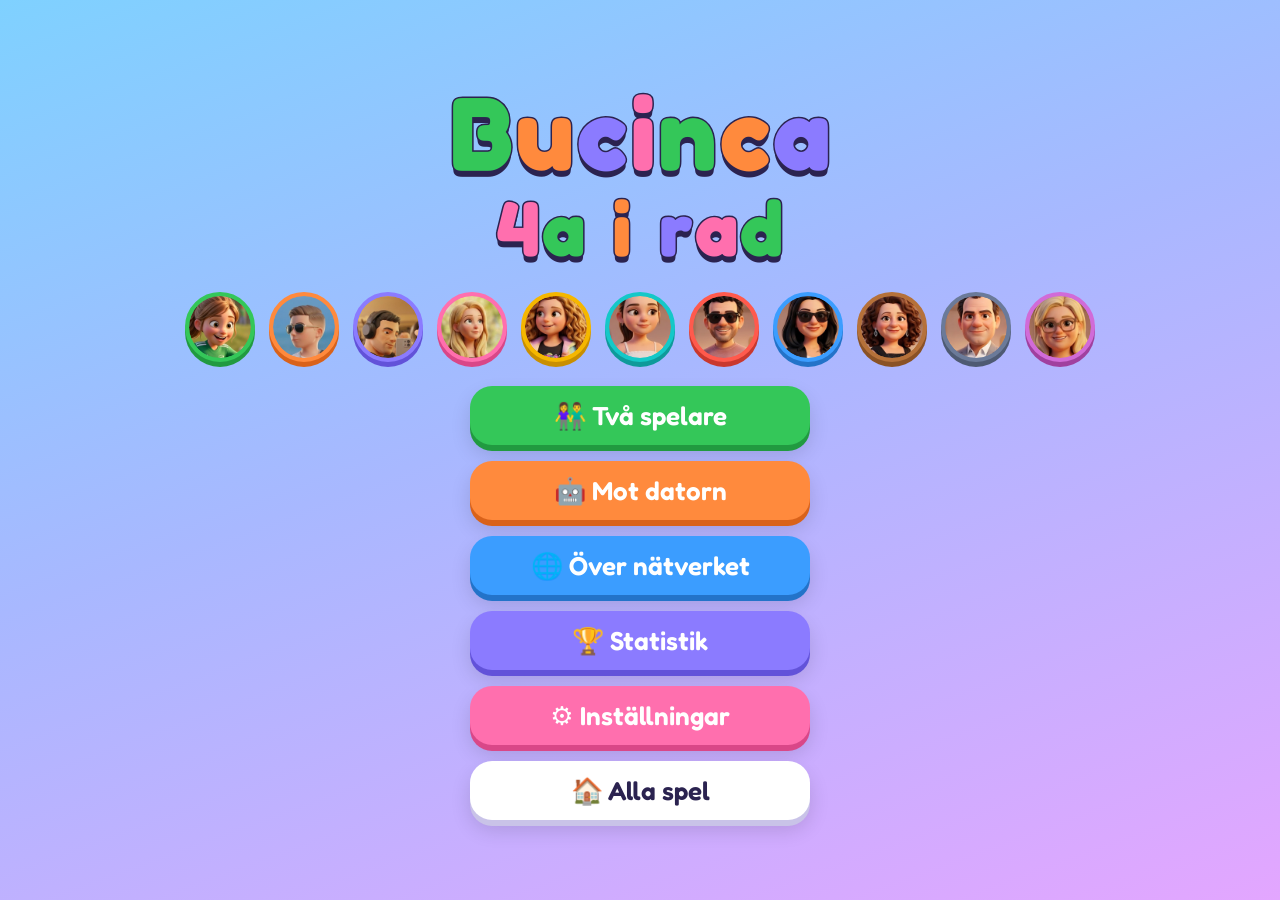
<file: fyra.html>
<!doctype html>
<html lang="sv">
<head>
<meta charset="utf-8">
<meta name="viewport" content="width=device-width,initial-scale=1,maximum-scale=1,user-scalable=no,viewport-fit=cover">
<title>Bucinca 4a i rad</title>
<link rel="manifest" href="manifest.webmanifest">
<link rel="apple-touch-icon" href="icons/apple-touch-icon.png">
<link rel="icon" href="icons/favicon.png">
<meta name="apple-mobile-web-app-capable" content="yes">
<meta name="mobile-web-app-capable" content="yes">
<meta name="apple-mobile-web-app-status-bar-style" content="black-translucent">
<meta name="apple-mobile-web-app-title" content="Bucinca">
<meta name="theme-color" content="#8B7BFF">
<style>
@font-face{font-family:'Fredoka';src:url('fonts/fredoka.woff2') format('woff2');font-weight:300 700;font-display:block}
:root{
  --ink:#2B2350; --muted:#6B6390;
  --board:#3B6CF6; --board2:#2A4FC4;
  --card:#ffffffee;
  --safe-t:max(14px,env(safe-area-inset-top)); --safe-b:max(14px,env(safe-area-inset-bottom));
  --safe-l:max(14px,env(safe-area-inset-left)); --safe-r:max(14px,env(safe-area-inset-right));
}
*{box-sizing:border-box;-webkit-tap-highlight-color:transparent;-webkit-touch-callout:none;-webkit-user-select:none;user-select:none}
html,body{margin:0;height:100%;overflow:hidden;overscroll-behavior:none;font-family:'Fredoka',system-ui,sans-serif;color:var(--ink);touch-action:manipulation}
body{background:linear-gradient(160deg,#7FD1FF 0%,#A8B8FF 45%,#E3A6FF 100%)}
button{font-family:inherit;color:inherit;border:0;cursor:pointer}
img{-webkit-user-drag:none}

/* svävande bubblor i bakgrunden */
#bg{position:fixed;inset:0;overflow:hidden;pointer-events:none}
#bg i{position:absolute;bottom:-120px;border-radius:50%;background:#ffffff33;animation:rise linear infinite}
@keyframes rise{to{transform:translateY(-130vh) translateX(var(--dx))}}

.screen{position:absolute;inset:0;display:none;flex-direction:column;align-items:center;justify-content:center;
  padding:var(--safe-t) var(--safe-r) var(--safe-b) var(--safe-l);gap:14px}
.screen.on{display:flex;animation:screenIn .35s cubic-bezier(.2,1.4,.4,1)}
@keyframes screenIn{from{opacity:0;transform:scale(.94)}}
.scroll{overflow-y:auto;justify-content:flex-start}

/* knappar */
.btn{--c:#FF8A3D;--d:#D9621A;background:var(--c);color:#fff;font-size:clamp(18px,4.6vmin,26px);font-weight:600;
  padding:14px 26px;border-radius:22px;box-shadow:0 6px 0 var(--d),0 10px 20px #0002;transition:transform .08s,box-shadow .08s;
  display:flex;align-items:center;justify-content:center;gap:10px;min-width:min(78vw,340px)}
.btn:active{transform:translateY(5px);box-shadow:0 1px 0 var(--d),0 4px 10px #0002}
.btn.green{--c:#34C759;--d:#219A40}.btn.purple{--c:#8B7BFF;--d:#6252D9}.btn.pink{--c:#FF6FAE;--d:#D94788}
.btn.blue{--c:#3B9DFF;--d:#2373C9}.btn.white{--c:#fff;--d:#C9C3E8;color:var(--ink)}
.btn.small{min-width:0;font-size:clamp(15px,3.6vmin,20px);padding:10px 16px;border-radius:16px}
.btn:disabled{filter:grayscale(.8);opacity:.55}
.ibtn{width:48px;height:48px;border-radius:16px;background:var(--card);font-size:24px;box-shadow:0 4px 0 #C9C3E8;display:grid;place-items:center}
.ibtn:active{transform:translateY(3px);box-shadow:0 1px 0 #C9C3E8}
.topbar{position:absolute;top:var(--safe-t);left:var(--safe-l);right:var(--safe-r);display:flex;justify-content:space-between;align-items:center;z-index:5}
h2{margin:0;font-size:clamp(24px,6vmin,38px);text-align:center;text-shadow:0 3px 0 #fff8}

/* logga */
.logo{display:flex;flex-direction:column;align-items:center;font-weight:700;line-height:1;margin-bottom:6px}
.logo>div{display:flex;gap:2px}
.logo .l1{font-size:clamp(46px,14vmin,104px)}
.logo .l2{font-size:clamp(36px,10.5vmin,78px);margin-top:4px}
.logo span{display:inline-block;color:#fff;-webkit-text-stroke:3px var(--ink);paint-order:stroke fill;animation:bob 1.6s ease-in-out infinite;text-shadow:0 6px 0 var(--ink)}
.logo .sp{width:.3em}
@keyframes bob{50%{transform:translateY(-10px) rotate(-4deg)}}
.dance{display:flex;flex-wrap:wrap;justify-content:center;gap:min(2.5vw,14px);margin:6px 0 10px;max-width:96vw}
.dance .av{width:clamp(40px,8.5vmin,70px);animation:hop 1.2s ease-in-out infinite}
@keyframes hop{0%,100%{transform:translateY(0) rotate(0)}30%{transform:translateY(-16px) rotate(-8deg)}60%{transform:translateY(0) rotate(6deg)}}
.menu{display:flex;flex-direction:column;gap:16px;align-items:center}

/* avatar */
.av{aspect-ratio:1;border-radius:50%;overflow:hidden;background:var(--c,#ccc);border:4px solid var(--c,#fff);box-shadow:0 5px 0 var(--d,#0003);flex:none}
.av img{width:100%;height:100%;object-fit:cover;display:block;border-radius:50%}

/* nivåval */
.levels{display:flex;flex-direction:column;gap:16px;align-items:center}
.levels .btn{flex-direction:column;gap:0;padding:12px 26px}
.levels .btn small{font-size:.62em;font-weight:400;opacity:.92}

/* figurval */
.chars{display:grid;grid-template-columns:repeat(3,minmax(0,1fr));gap:10px;width:min(96vw,560px)}
@media (min-aspect-ratio:5/4){.chars{grid-template-columns:repeat(5,minmax(0,1fr));width:min(96vw,1000px)}}
.screen:has(.chars){overflow-y:auto;justify-content:safe center}
.char{background:var(--card);border-radius:26px;padding:10px 6px 8px;display:flex;flex-direction:column;align-items:center;gap:4px;
  box-shadow:0 6px 0 #C9C3E8;position:relative;transition:transform .15s}
.char .av{width:min(66%,17dvh)}
.char b{font-size:clamp(14px,3.4vmin,20px)}
.char:active{transform:scale(.96)}
.char.taken{opacity:.45;filter:grayscale(.6)}
.char.taken::after{content:attr(data-tag);position:absolute;top:10px;right:10px;background:var(--ink);color:#fff;font-size:13px;padding:3px 9px;border-radius:10px}
.char.pick{animation:picked .5s}
@keyframes picked{40%{transform:scale(1.12) rotate(-4deg)}}
.hint-txt{color:var(--muted);font-size:clamp(14px,3.4vmin,18px);margin:0;text-align:center}

/* spelet */
#game{justify-content:flex-start;gap:8px}
.gtop{width:100%;display:flex;justify-content:space-between;align-items:center;gap:8px}
.round{background:var(--card);padding:8px 16px;border-radius:14px;font-weight:600;font-size:clamp(15px,3.6vmin,20px)}
.arena{flex:1;width:100%;display:grid;grid-template-columns:1fr 1fr;grid-template-areas:"p0 p1" "board board";
  grid-template-rows:auto 1fr;align-items:center;justify-items:center;gap:8px 12px;min-height:0}
.pc{background:var(--card);border-radius:24px;padding:10px 12px;display:flex;align-items:center;gap:10px;width:100%;max-width:330px;
  position:relative;border:4px solid transparent;transition:transform .25s,border-color .25s,box-shadow .25s;box-shadow:0 5px 0 #C9C3E8}
#pc0{grid-area:p0}#pc1{grid-area:p1}
.pc .av{width:clamp(50px,13vmin,84px)}
.pc .info{display:flex;flex-direction:column;min-width:0}
.pc .nm{font-weight:600;font-size:clamp(15px,3.8vmin,22px);white-space:nowrap;overflow:hidden;text-overflow:ellipsis}
.pc .tag{font-size:clamp(12px,2.8vmin,15px);color:var(--muted)}
.pc .sc{margin-left:auto;font-size:clamp(28px,7vmin,44px);font-weight:700;color:var(--c)}
.pc.turn{border-color:var(--c);transform:scale(1.04);box-shadow:0 5px 0 var(--d),0 0 0 6px color-mix(in srgb,var(--c) 30%,transparent)}
.pc.turn .av{animation:hop 1.2s ease-in-out infinite}
.pc.thinking .av{animation:think 1s ease-in-out infinite}
@keyframes think{50%{transform:rotate(-12deg) scale(1.05)}}
.pc.happy .av{animation:wiggle .5s ease-in-out 4}
@keyframes wiggle{25%{transform:rotate(-14deg) scale(1.15)}75%{transform:rotate(14deg) scale(1.15)}}
.pc.sad .av{filter:grayscale(.5);transform:rotate(-8deg)}
.bubble{position:absolute;left:50%;top:100%;transform:translate(-50%,10px) scale(0);transform-origin:top center;background:#fff;color:var(--ink);
  font-weight:600;padding:8px 14px;border-radius:16px;white-space:nowrap;font-size:clamp(14px,3.4vmin,18px);z-index:20;
  box-shadow:0 6px 16px #0003;transition:transform .25s cubic-bezier(.2,1.6,.4,1);pointer-events:none}
.bubble::before{content:"";position:absolute;left:50%;top:-8px;margin-left:-9px;border:9px solid transparent;border-top:0;border-bottom-color:#fff}
.bubble.show{transform:translate(-50%,10px) scale(1)}

.bwrap{grid-area:board;position:relative;--bw:min(94vw,calc(100dvh - 300px),760px);width:var(--bw);padding-top:calc(var(--bw) / 7)}
.ghostrow{position:absolute;top:0;left:0;right:0;height:calc(var(--bw) / 7)}
.ghost{position:absolute;top:0;width:calc(100% / 7);height:100%;transition:left .12s;opacity:0}
.ghost.on{opacity:.75}
.ghost .disc{animation:float 1s ease-in-out infinite}
@keyframes float{50%{transform:translateY(-8%)}}
.arrow{position:absolute;top:0;width:calc(100% / 7);height:100%;display:grid;place-items:center;font-size:calc(var(--bw) / 11);opacity:0;pointer-events:none}
.arrow.on{opacity:1;animation:point .5s ease-in-out infinite alternate}
@keyframes point{to{transform:translateY(18%)}}
.board{position:relative;width:100%;aspect-ratio:7/6;filter:drop-shadow(0 10px 0 var(--board2)) drop-shadow(0 18px 20px #0003)}
.pieces,.frame,.hit,.wline{position:absolute;inset:0;width:100%;height:100%}
.frame{pointer-events:none}
.wline{pointer-events:none;overflow:visible}
.wline line{stroke:#fff;stroke-width:16;stroke-linecap:round;stroke-dasharray:800;stroke-dashoffset:800;animation:draw .6s .1s ease-out forwards;filter:drop-shadow(0 0 8px #fff)}
@keyframes draw{to{stroke-dashoffset:0}}
.hit{display:flex}
.hit div{flex:1}
.piece{position:absolute;width:calc(100% / 7);height:calc(100% / 6)}
.disc{position:absolute;inset:9%;border-radius:50%;background:var(--c);box-shadow:inset 0 -6px 0 var(--d),inset 0 4px 0 #ffffff66;overflow:hidden}
.disc img{position:absolute;inset:12%;width:76%;height:76%;border-radius:50%;object-fit:cover;box-shadow:0 0 0 3px #ffffffaa}
.piece.fall{animation:fall var(--t) cubic-bezier(.5,0,1,.6) both}
@keyframes fall{0%{transform:translateY(var(--from))}72%{transform:translateY(0)}84%{transform:translateY(-14%)}100%{transform:translateY(0)}}
.board.done .piece{filter:brightness(.6) saturate(.6);transition:filter .4s}
.board.done .piece.winp{filter:none;animation:glow .7s ease-in-out infinite alternate;z-index:2}
@keyframes glow{to{transform:scale(1.12)}}
.gbtns{display:flex;gap:10px;flex-wrap:wrap;justify-content:center}
.hintn{background:#fff;color:#2373C9;border-radius:9px;padding:0 7px;font-size:.8em}

/* liggande läge: figurerna på var sin sida om brädet */
@media (min-aspect-ratio:5/4){
  .arena{grid-template-columns:1fr auto 1fr;grid-template-areas:"p0 board p1";grid-template-rows:1fr}
  .pc{flex-direction:column;max-width:240px;padding:16px 12px;text-align:center}
  .pc .info{align-items:center}
  .pc .sc{margin:0}
  .pc .av{width:clamp(70px,16vmin,130px)}
  .bwrap{--bw:min(calc(100dvh - 160px),calc(100vw - 420px),900px)}
}
/* liggande telefon: knapparna flyttas ut till sidorna så att brädet blir stort */
@media (min-aspect-ratio:5/4) and (max-height:560px){
  #game{padding-top:8px;padding-bottom:8px}
  .gtop{position:absolute;top:8px;left:var(--safe-l);right:var(--safe-r);width:auto;pointer-events:none;z-index:4}
  .gtop>*{pointer-events:auto}
  .round{display:none}
  .gbtns{position:absolute;right:var(--safe-r);bottom:8px;flex-direction:column;z-index:4}
  .gbtns .btn{font-size:14px;padding:8px 12px}
  .arena{grid-template-columns:1fr auto 1fr}
  .pc{max-width:170px;padding:10px 8px;gap:6px}
  .pc .av{width:clamp(48px,16vmin,80px)}
  #pc1{margin-bottom:120px}
  .bwrap{--bw:min(calc(100dvh - 46px),calc(100vw - 400px))}
}

/* resultat */
.overlay{position:fixed;inset:0;background:#2B235088;display:none;align-items:center;justify-content:center;z-index:50;padding:20px}
.overlay.on{display:flex;animation:fade .25s}
@keyframes fade{from{opacity:0}}
.panel{background:#fff;border-radius:32px;padding:26px 24px 24px;display:flex;flex-direction:column;align-items:center;gap:14px;
  width:min(92vw,440px);max-height:92dvh;overflow-y:auto;box-shadow:0 12px 0 #C9C3E8,0 20px 40px #0004;animation:popin .45s cubic-bezier(.2,1.6,.4,1)}
@keyframes popin{from{transform:scale(.5) rotate(-6deg);opacity:0}}
.win-av{position:relative;width:min(44vw,180px);margin-top:20px}
.win-av .av{width:100%;animation:wiggle .6s ease-in-out infinite}
.crown{position:absolute;top:-34%;left:50%;transform:translateX(-50%) rotate(-10deg);font-size:min(16vw,64px);animation:bob 1s ease-in-out infinite}
.panel h3{margin:0;font-size:clamp(26px,7vmin,40px);text-align:center;line-height:1.1}
.panel p{margin:0;color:var(--muted);text-align:center;font-size:18px}
.score-big{font-size:34px;font-weight:700;display:flex;gap:16px;align-items:center}
#confetti{position:fixed;inset:0;pointer-events:none;z-index:70}

/* vinstfirande */
#party{position:fixed;inset:0;z-index:65;display:none;overflow:hidden;
  background:radial-gradient(circle at 50% 62%,color-mix(in srgb,var(--c) 55%,#fff) 0%,var(--c) 45%,var(--d) 100%)}
#party.on{display:block;animation:fade .3s}
#party.out{animation:partyOut .45s forwards}
@keyframes partyOut{to{opacity:0;transform:scale(1.08)}}
#party .rays{position:absolute;left:50%;top:62%;width:220vmax;height:220vmax;
  background:repeating-conic-gradient(#ffffff38 0 9deg,transparent 9deg 18deg);transform:translate(-50%,-50%);animation:spin 10s linear infinite}
@keyframes spin{to{transform:translate(-50%,-50%) rotate(360deg)}}
#party .ptitle{position:absolute;top:max(5%,env(safe-area-inset-top));left:0;right:0;display:flex;justify-content:center;flex-wrap:wrap;gap:2px;
  font-size:clamp(38px,11vmin,96px);font-weight:700;color:#fff;-webkit-text-stroke:4px var(--ink);paint-order:stroke fill;text-shadow:0 7px 0 var(--ink);z-index:3;padding:0 12px}
#party .ptitle span{display:inline-block;animation:letterIn .5s cubic-bezier(.2,1.8,.4,1) both,bob 1.2s ease-in-out .9s infinite}
#party .ptitle .sp{width:.3em}
@keyframes letterIn{from{transform:translateY(-120%) scale(.3) rotate(-20deg);opacity:0}}
#party .pfig{position:absolute;left:50%;bottom:4dvh;height:min(70dvh,130vw);transform:translateX(-50%);
  animation:figIn .8s cubic-bezier(.2,1.5,.4,1) both;display:flex;justify-content:center}
@keyframes figIn{0%{transform:translateX(-50%) translateY(110%) scale(.6) rotate(-12deg)}100%{transform:translateX(-50%)}}
#party .pjump{position:relative;height:100%;transform-origin:50% 100%;animation:jump .8s ease-in-out .8s infinite}
@keyframes jump{0%,100%{transform:translateY(0) scale(1,1)}12%{transform:translateY(0) scale(1.06,.92)}
  45%{transform:translateY(-13%) scale(.97,1.04) rotate(-5deg)}75%{transform:translateY(0) scale(1.04,.95) rotate(4deg)}}
#party .pjump img{height:100%;max-width:92vw;object-fit:contain;display:block;filter:drop-shadow(0 0 0 #fff) drop-shadow(0 10px 18px #0005)}
#party .pjump img:not(.photo){filter:drop-shadow(4px 0 0 #fff) drop-shadow(-4px 0 0 #fff) drop-shadow(0 4px 0 #fff) drop-shadow(0 -4px 0 #fff) drop-shadow(0 14px 20px #0005)}
#party .pjump img.photo{height:auto;max-height:100%;margin-top:auto;border-radius:28px;border:6px solid #fff;box-shadow:0 14px 30px #0005}
#party .pshadow{position:absolute;bottom:-2%;left:50%;width:70%;height:5%;transform:translateX(-50%);border-radius:50%;background:#0003;animation:shadow .8s ease-in-out .8s infinite}
@keyframes shadow{45%{transform:translateX(-50%) scale(.7);opacity:.5}}
#party .star{position:absolute;left:50%;top:40%;font-size:clamp(28px,7vmin,56px);z-index:2;opacity:0;
  animation:orbit 1.8s ease-out infinite}
@keyframes orbit{0%{transform:translate(-50%,-50%) rotate(var(--a)) translateX(10%) scale(.3);opacity:0}
  25%{opacity:1}100%{transform:translate(-50%,-50%) rotate(calc(var(--a) + 60deg)) translateX(min(42vw,30dvh)) rotate(calc(-1 * var(--a))) scale(1.2);opacity:0}}
#party .pskip{position:absolute;bottom:max(10px,env(safe-area-inset-bottom));left:0;right:0;text-align:center;color:#fff;font-weight:600;opacity:.8;margin:0;
  text-shadow:0 2px 0 #0004;animation:fade 1s 1.5s both}

/* inställningar & statistik */
.list{width:min(94vw,620px);display:flex;flex-direction:column;gap:12px;margin-top:64px;padding-bottom:20px}
.row{background:var(--card);border-radius:22px;padding:14px 16px;display:flex;align-items:center;gap:12px;box-shadow:0 5px 0 #C9C3E8}
.row .grow{flex:1;min-width:0}
.row h4{margin:0 0 4px;font-size:20px}
.row .av{width:64px;cursor:pointer}
.row input[type=text]{width:100%;font:inherit;font-size:19px;font-weight:600;border:3px solid #E4E0F7;border-radius:14px;padding:6px 10px;color:var(--ink);-webkit-user-select:text;user-select:text}
.row .acts{display:flex;gap:8px;margin-top:8px;flex-wrap:wrap}
.toggle{width:62px;height:36px;border-radius:20px;background:#D6D1EE;position:relative;transition:background .2s;flex:none}
.toggle::after{content:"";position:absolute;top:4px;left:4px;width:28px;height:28px;border-radius:50%;background:#fff;box-shadow:0 2px 4px #0003;transition:left .2s}
.toggle.on{background:#34C759}.toggle.on::after{left:30px}
.swatches{display:flex;gap:10px}
.sw{width:38px;height:38px;border-radius:50%;border:4px solid #fff;box-shadow:0 0 0 2px #D6D1EE}
.sw.on{box-shadow:0 0 0 4px var(--ink)}
.sec{font-weight:700;font-size:18px;margin:8px 4px 0;color:var(--ink)}
table{width:100%;border-collapse:collapse;font-size:18px}
td,th{padding:6px 4px;text-align:center}
th{color:var(--muted);font-weight:500;font-size:15px}
td:first-child,th:first-child{text-align:left}
.bar{height:12px;border-radius:6px;background:var(--c);min-width:4px}
/* nätverk */
.hidden{display:none!important}
.nwrap{width:min(94vw,560px);display:flex;flex-direction:column;gap:12px;margin-top:64px;padding-bottom:24px}
.card{background:var(--card);border-radius:22px;padding:12px 14px;box-shadow:0 5px 0 #C9C3E8;display:flex;flex-direction:column;gap:8px}
.card h4{margin:0;font-size:18px}
.card .btn{width:100%}
.note{color:var(--muted);font-size:15px;margin:0;line-height:1.35}
.joininfo{display:flex;gap:12px;align-items:center}
.qr{background:#fff;border-radius:14px;padding:6px;flex:none;line-height:0}
.qr svg{width:min(34vw,150px);height:auto}
.url{font-weight:700;font-size:clamp(17px,4.2vmin,24px);white-space:nowrap}
.ipbox{display:flex;gap:8px}
.ipbox input{flex:1;min-width:0;font:inherit;font-size:20px;font-weight:600;border:3px solid #E4E0F7;border-radius:14px;padding:8px 12px;color:var(--ink);-webkit-user-select:text;user-select:text}
.ipbox .btn{width:auto}
.found{display:flex;flex-direction:column;gap:10px}
.spin{display:inline-block;animation:spin2 1s linear infinite}
@keyframes spin2{to{transform:rotate(360deg)}}
.waitp{display:flex;align-items:center;gap:12px;font-weight:600}
.waitp .av{width:56px}
</style>
</head>
<body>
<div id="bg"></div>

<!-- MENY -->
<section id="menu" class="screen">
  <div class="logo" id="logo"></div>
  <div class="dance" id="dance"></div>
  <div class="menu">
    <button class="btn green" data-go="2p">👫 Två spelare</button>
    <button class="btn" data-go="bot">🤖 Mot datorn</button>
    <button class="btn blue" data-go="net">🌐 Över nätverket</button>
    <button class="btn purple" data-go="stats">🏆 Statistik</button>
    <button class="btn pink" data-go="settings">⚙️ Inställningar</button>
    <button class="btn white" id="toHub">🏠 Alla spel</button>
  </div>
</section>

<!-- NIVÅ -->
<section id="level" class="screen">
  <div class="topbar"><button class="ibtn" data-back>⬅️</button></div>
  <h2>Hur svårt ska det vara?</h2>
  <div class="levels">
    <button class="btn green" data-level="easy">🐣 Lätt<small>Datorn tänker inte så mycket</small></button>
    <button class="btn" data-level="medium">🦊 Medel<small>Blockerar och letar vinster</small></button>
    <button class="btn pink" data-level="hard">🦁 Svår<small>Tänker många drag framåt</small></button>
  </div>
</section>

<!-- FIGURVAL -->
<section id="select" class="screen">
  <div class="topbar"><button class="ibtn" data-back>⬅️</button></div>
  <h2 id="selTitle">Välj figur</h2>
  <p class="hint-txt" id="selSub"></p>
  <div class="chars" id="chars"></div>
</section>

<!-- SPEL -->
<section id="game" class="screen">
  <div class="gtop">
    <button class="ibtn" id="gHome">🏠</button>
    <div class="round" id="roundLbl">Runda 1</div>
    <button class="ibtn" id="gSound">🔊</button>
  </div>
  <div class="arena">
    <div class="pc" id="pc0"></div>
    <div class="bwrap" id="bwrap">
      <div class="ghostrow"><div class="ghost" id="ghost"><div class="disc"></div></div><div class="arrow" id="arrow">👇</div></div>
      <div class="board" id="board">
        <div class="pieces" id="pieces"></div>
        <svg class="frame" viewBox="0 0 700 600" preserveAspectRatio="none" id="frame"></svg>
        <svg class="wline" viewBox="0 0 700 600" preserveAspectRatio="none" id="wline"></svg>
        <div class="hit" id="hit"></div>
      </div>
    </div>
    <div class="pc" id="pc1"></div>
  </div>
  <div class="gbtns">
    <button class="btn white small" id="bUndo">↩️ Ångra</button>
    <button class="btn blue small" id="bHint">💡 Tips <span class="hintn" id="hintN">3</span></button>
    <button class="btn purple small" id="bRestart">🔄 Börja om</button>
  </div>
</section>

<!-- NÄTVERK -->
<section id="net" class="screen scroll">
  <div class="topbar"><button class="ibtn" data-back>⬅️</button><h2>Över nätverket 🌐</h2><span style="width:48px"></span></div>
  <div class="nwrap" id="netBox"></div>
</section>
<section id="nlobby" class="screen scroll">
  <div class="topbar"><button class="ibtn" id="nlBack">⬅️</button><h2>Väntar på motståndare</h2><span style="width:48px"></span></div>
  <div class="nwrap" id="nlBox"></div>
</section>

<!-- STATISTIK -->
<section id="stats" class="screen scroll">
  <div class="topbar"><button class="ibtn" data-back>⬅️</button><h2>Statistik 🏆</h2><span style="width:48px"></span></div>
  <div class="list" id="statsList"></div>
</section>

<!-- INSTÄLLNINGAR -->
<section id="settings" class="screen scroll">
  <div class="topbar"><button class="ibtn" data-back>⬅️</button><h2>Inställningar</h2><span style="width:48px"></span></div>
  <div class="list" id="setList"></div>
  <input type="file" id="file" accept="image/*" hidden>
</section>

<div class="overlay" id="overlay"><div class="panel" id="panel"></div></div>
<div id="party"></div>
<canvas id="confetti"></canvas>

<script src="shared/core.js"></script>
<script src="shared/net.js"></script>
<script src="boll/qrcode.js"></script>
<script src="fyra/ai.js"></script>
<script src="fyra/app.js"></script>
</body>
</html>
</file>
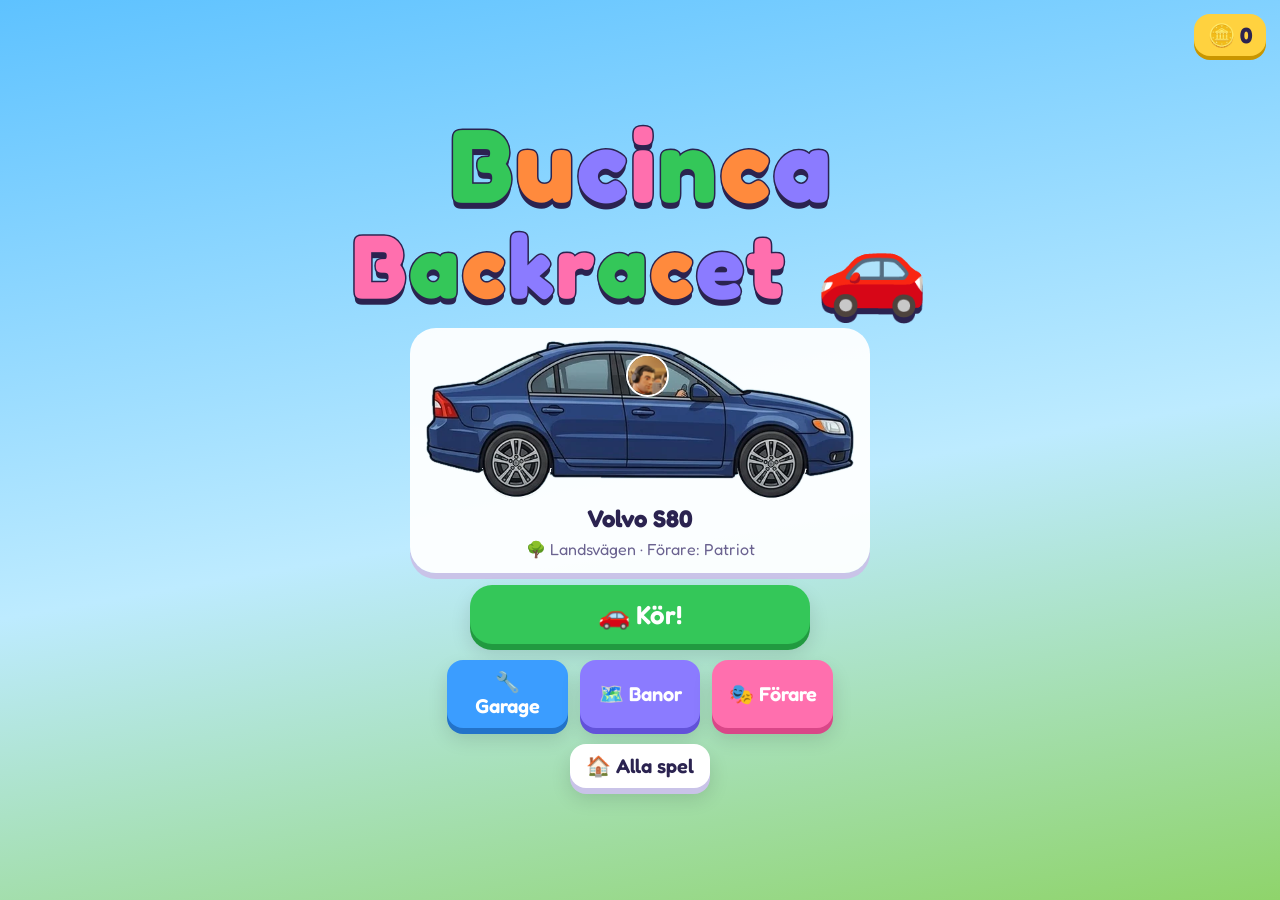
<file: hill.html>
<!doctype html>
<html lang="sv">
<head>
<meta charset="utf-8">
<meta name="viewport" content="width=device-width,initial-scale=1,maximum-scale=1,user-scalable=no,viewport-fit=cover">
<title>Bucinca Backracet</title>
<link rel="manifest" href="manifest.webmanifest">
<link rel="apple-touch-icon" href="icons/apple-touch-icon.png">
<link rel="icon" href="icons/favicon.png">
<meta name="apple-mobile-web-app-capable" content="yes">
<meta name="mobile-web-app-capable" content="yes">
<meta name="apple-mobile-web-app-status-bar-style" content="black-translucent">
<meta name="apple-mobile-web-app-title" content="Bucinca">
<meta name="theme-color" content="#8B7BFF">
<link rel="stylesheet" href="shared/style.css">
<style>
body{background:linear-gradient(170deg,#5EC2FF 0%,#BDEBFF 55%,#8FD46B 100%)}
.hidden{display:none!important}
.coinbar{position:absolute;top:var(--safe-t);right:var(--safe-r);background:#FFD23F;border-radius:16px;padding:8px 14px;font-weight:700;font-size:clamp(16px,4vmin,22px);box-shadow:0 4px 0 #C99600;z-index:6}

/* bil med hjul och förare i HTML */
.carpic{position:relative;width:100%;aspect-ratio:var(--ar);}
.carpic img{position:absolute;display:block}
.carpic .body{left:0;top:0;width:100%;height:100%}
.carpic .face{border-radius:50%;object-fit:cover;border:2px solid #fff;box-sizing:border-box}
.carpic.locked .body,.carpic.locked .wh{filter:brightness(0) opacity(.35)}
.carpic.locked .face{display:none}

/* meny */
#menu{gap:12px}
.showcase{width:min(86vw,460px);background:var(--card);border-radius:26px;padding:12px 16px 14px;box-shadow:0 6px 0 #C9C3E8;display:flex;flex-direction:column;align-items:center;gap:6px}
.showcase .carpic{animation:idle 1.2s ease-in-out infinite}
@keyframes idle{50%{transform:translateY(-3px) rotate(-1deg)}}
.showcase b{font-size:clamp(18px,4.6vmin,24px)}
.showcase small{color:var(--muted);font-size:clamp(13px,3.3vmin,16px);text-align:center}
.menu .row2{display:flex;gap:12px;flex-wrap:wrap;justify-content:center}
.menu .row2 .btn{min-width:0;flex:1}
@media (min-aspect-ratio:5/4) and (max-height:600px){
  #menu{flex-direction:row;gap:24px}
  #menu .logo .l1{font-size:42px}#menu .logo .l2{font-size:36px}
  .showcase{width:min(42vw,380px)}
}

/* garage */
.garage{display:grid;grid-template-columns:repeat(2,minmax(0,1fr));gap:12px;width:min(94vw,640px)}
@media (min-aspect-ratio:5/4){.garage{grid-template-columns:repeat(4,minmax(0,1fr));width:min(96vw,1100px)}}
.gcar{background:var(--card);border-radius:20px;padding:10px 10px 8px;display:flex;flex-direction:column;align-items:center;gap:4px;box-shadow:0 5px 0 #C9C3E8;position:relative}
.gcar b{font-size:clamp(14px,3.6vmin,18px)}
.gcar small{font-size:12px;color:var(--muted);text-align:center}
.gcar.sel{box-shadow:0 5px 0 #219A40,0 0 0 4px #34C759}
.gcar .price{background:#FFD23F;border-radius:10px;padding:2px 10px;font-weight:700;font-size:14px}
.gcar .tag{position:absolute;top:8px;left:8px;font-size:11px;font-weight:700;background:var(--ink);color:#fff;border-radius:8px;padding:2px 7px}
.detail{width:min(94vw,640px);display:flex;flex-direction:column;gap:10px}
.stat{display:grid;grid-template-columns:30px 90px 1fr;align-items:center;gap:8px;font-size:15px}
.stat .bar{height:10px;background:#E4E0F7;border-radius:6px;overflow:hidden}
.stat .bar i{display:block;height:100%;background:linear-gradient(90deg,#34C759,#FFD23F)}
.paints{display:grid;grid-template-columns:repeat(auto-fill,minmax(40px,1fr));gap:8px}
.pnt{aspect-ratio:1;border-radius:50%;border:3px solid #fff;box-shadow:0 0 0 2px #D6D1EE,inset 0 -6px 8px #0003,inset 0 4px 6px #fff6;display:grid;place-items:center;padding:0;transition:transform .12s}
.pnt span{font-size:10px;font-weight:700;background:#fffd;border-radius:6px;padding:0 3px}
.pnt.on{box-shadow:0 0 0 4px var(--ink),inset 0 -6px 8px #0003,inset 0 4px 6px #fff6;transform:scale(1.1)}
.pnt:active{transform:scale(.9)}
.uprow .lv{display:flex;gap:3px;margin-top:5px}
.uprow .lv i{flex:1;height:8px;border-radius:4px;background:#E4E0F7}
.uprow .lv i.on{background:#34C759}

/* banor */
.stages{display:grid;grid-template-columns:repeat(2,minmax(0,1fr));gap:12px;width:min(94vw,640px)}
@media (min-aspect-ratio:5/4){.stages{grid-template-columns:repeat(4,minmax(0,1fr));width:min(96vw,1100px)}}
.stg{border-radius:20px;overflow:hidden;box-shadow:0 5px 0 #C9C3E8;background:var(--card);display:flex;flex-direction:column;position:relative}
.stg .pic{height:90px;position:relative}
.stg .info{padding:8px 10px 10px;display:flex;flex-direction:column;gap:2px;align-items:center}
.stg b{font-size:18px}
.stg small{color:var(--muted);font-size:13px;text-align:center}
.stg.sel{box-shadow:0 5px 0 #219A40,0 0 0 4px #34C759}
.stg.locked .pic{filter:grayscale(.8) brightness(.8)}

/* spelet */
#game{padding:0;gap:0}
#cv{position:absolute;inset:0;width:100%;height:100%;display:block;touch-action:none}
.hud{position:absolute;top:var(--safe-t);left:var(--safe-l);right:var(--safe-r);display:flex;align-items:flex-start;gap:8px;pointer-events:none;z-index:3}
.hud>*{pointer-events:auto}
.hud .col{display:flex;flex-direction:column;gap:6px}
.chip{background:#ffffffe6;border-radius:14px;padding:5px 12px;font-weight:700;font-size:clamp(14px,3.6vmin,19px);box-shadow:0 3px 0 #0002;white-space:nowrap;display:flex;align-items:center;gap:6px}
.fuel{width:clamp(110px,30vmin,200px);height:14px;border-radius:8px;background:#0002;overflow:hidden;border:2px solid #2B2350}
.fuel i{display:block;height:100%;background:linear-gradient(90deg,#FF4D6D,#FFD23F 40%,#34C759);transform-origin:left;transition:transform .2s}
.fuel.low{animation:blink .5s steps(2) infinite}
@keyframes blink{50%{opacity:.35}}
.hud .sp{flex:1}
.pedal{position:absolute;bottom:calc(var(--safe-b) + 4px);width:clamp(96px,26vmin,150px);height:clamp(120px,32vmin,190px);border-radius:24px;z-index:4;
  display:flex;flex-direction:column;align-items:center;justify-content:center;gap:4px;font-weight:700;color:#fff;font-size:clamp(15px,3.8vmin,20px);
  box-shadow:0 8px 0 #0004;touch-action:none;user-select:none;transition:transform .05s,box-shadow .05s;-webkit-user-select:none}
.pedal span{font-size:clamp(36px,10vmin,56px);line-height:1}
.pedal.down{transform:translateY(6px) scale(.97);box-shadow:0 2px 0 #0004}
#pBrake{left:var(--safe-l);background:linear-gradient(#FF6B6B,#D93838)}
#pGas{right:var(--safe-r);background:linear-gradient(#5BE07A,#219A40)}
.startHint{position:absolute;left:0;right:0;top:32%;text-align:center;font-weight:700;font-size:clamp(20px,5.5vmin,32px);color:#fff;
  -webkit-text-stroke:3px var(--ink);paint-order:stroke fill;text-shadow:0 4px 0 var(--ink);pointer-events:none;z-index:3;animation:bob 1.4s ease-in-out infinite}
.res{width:100%;display:flex;flex-direction:column;gap:8px}
.res .r{display:flex;justify-content:space-between;align-items:center;background:#F4F1FF;border-radius:14px;padding:8px 14px;font-size:17px}
.res .r b{font-size:19px}
</style>
</head>
<body>
<div id="bg"></div>

<section id="menu" class="screen on">
  <div class="logo" id="logo"></div>
  <div style="display:flex;flex-direction:column;align-items:center;gap:12px">
    <div class="showcase" id="showcase"></div>
    <div class="menu">
      <button class="btn green" id="play">🚗 Kör!</button>
      <div class="row2">
        <button class="btn blue small" id="toGarage">🔧 Garage</button>
        <button class="btn purple small" id="toStages">🗺️ Banor</button>
        <button class="btn pink small" id="toDriver">🎭 Förare</button>
      </div>
      <button class="btn white small" id="toHub">🏠 Alla spel</button>
    </div>
  </div>
  <div class="coinbar" id="menuCoins">🪙 0</div>
</section>

<section id="garage" class="screen scroll">
  <div class="topbar"><button class="ibtn" data-back>⬅️</button><h2>Garage 🔧</h2><span style="width:48px"></span></div>
  <div class="coinbar" id="garCoins">🪙 0</div>
  <div class="list" style="width:auto;align-items:center">
    <div class="detail" id="detail"></div>
    <div class="garage" id="cars"></div>
  </div>
</section>

<section id="stages" class="screen scroll">
  <div class="topbar"><button class="ibtn" data-back>⬅️</button><h2>Banor 🗺️</h2><span style="width:48px"></span></div>
  <div class="coinbar" id="stgCoins">🪙 0</div>
  <div class="list" style="width:auto;align-items:center"><div class="stages" id="stageList"></div></div>
</section>

<section id="driver" class="screen">
  <div class="topbar"><button class="ibtn" data-back>⬅️</button></div>
  <h2>Vem kör?</h2>
  <p class="hint-txt">Förarens ansikte syns i bilrutan</p>
  <div class="chars" id="chars"></div>
</section>

<section id="game" class="screen">
  <canvas id="cv"></canvas>
  <div class="hud">
    <button class="ibtn" id="gPause">⏸️</button>
    <div class="col">
      <div class="chip">📏 <span id="hDist">0 m</span></div>
      <div class="chip" style="padding:5px 10px"><span id="hFuelIcon">⛽</span><div class="fuel" id="hFuel"><i id="hFuelBar"></i></div></div>
    </div>
    <div class="sp"></div>
    <div class="col" style="align-items:flex-end">
      <div class="chip">🪙 <span id="hCoins">0</span></div>
      <div class="chip" id="hBest" style="font-size:13px">🏁 –</div>
    </div>
  </div>
  <div class="startHint" id="startHint">Håll in GAS för att köra! 👉</div>
  <div class="pedal" id="pBrake"><span>🛑</span>BROMS</div>
  <div class="pedal" id="pGas"><span>🚀</span>GAS</div>
</section>

<div class="overlay" id="overlay"><div class="panel" id="panel"></div></div>
<div id="party"></div>
<canvas id="confetti"></canvas>

<script src="shared/core.js"></script>
<script src="hill/cars.js"></script>
<script src="hill/game.js"></script>
<script src="hill/app.js"></script>
</body>
</html>
</file>
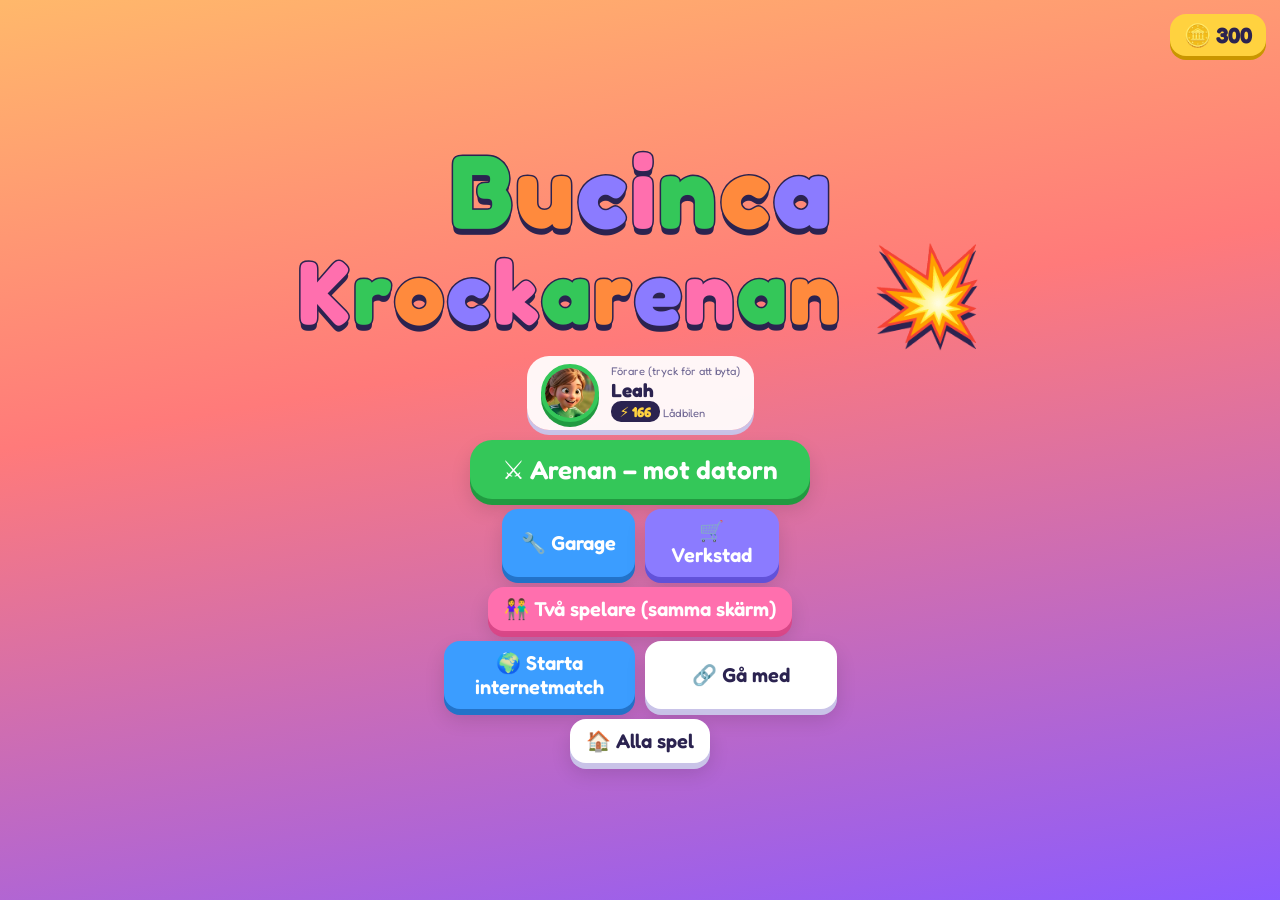
<file: krock.html>
<!doctype html>
<html lang="sv">
<head>
<meta charset="utf-8">
<meta name="viewport" content="width=device-width,initial-scale=1,maximum-scale=1,user-scalable=no,viewport-fit=cover">
<title>Bucinca Krockarenan</title>
<link rel="manifest" href="manifest.webmanifest">
<link rel="apple-touch-icon" href="icons/apple-touch-icon.png">
<link rel="icon" href="icons/favicon.png">
<meta name="apple-mobile-web-app-capable" content="yes">
<meta name="mobile-web-app-capable" content="yes">
<meta name="apple-mobile-web-app-status-bar-style" content="black-translucent">
<meta name="apple-mobile-web-app-title" content="Bucinca">
<meta name="theme-color" content="#3A2A6E">
<link rel="stylesheet" href="shared/style.css">
<style>
body{background:linear-gradient(170deg,#FFB86B 0%,#FF7A7A 40%,#8B5BFF 100%)}
.hidden{display:none!important}
.coinbar{position:absolute;top:var(--safe-t);right:var(--safe-r);background:#FFD23F;border-radius:16px;padding:8px 14px;font-weight:700;font-size:clamp(16px,4vmin,22px);box-shadow:0 4px 0 #C99600;z-index:6}
.me{display:flex;align-items:center;gap:12px;background:var(--card);border-radius:22px;padding:8px 14px;box-shadow:0 5px 0 #C9C3E8}
.me .av{width:58px}
.me b{font-size:19px}
.me small{display:block;color:var(--muted)}
.pw{display:inline-flex;align-items:center;gap:4px;background:#2B2350;color:#FFD23F;border-radius:10px;padding:2px 9px;font-weight:700;font-size:14px}
@media (min-aspect-ratio:5/4) and (max-height:600px){
  #menu{flex-direction:row;gap:26px}
  #menu .logo .l1{font-size:42px}#menu .logo .l2{font-size:34px}
  #menu .menu .btn{padding:9px 18px}
}
#menu .menu{gap:10px}
.row2{display:flex;gap:10px;flex-wrap:wrap;justify-content:center}
.row2 .btn{min-width:0;flex:1}

/* garage */
.wrap{width:min(96vw,1000px);display:flex;flex-direction:column;gap:12px;margin-top:64px;padding-bottom:20px}
.gar{display:grid;grid-template-columns:1fr;gap:12px}
@media (min-aspect-ratio:5/4){.gar{grid-template-columns:1.15fr 1fr;align-items:start}}
.card{background:var(--card);border-radius:22px;padding:12px 14px;box-shadow:0 5px 0 #C9C3E8;display:flex;flex-direction:column;gap:8px}
.card h4{margin:0;font-size:18px}
.figs{display:flex;gap:8px;overflow-x:auto;padding:4px 2px 8px;scrollbar-width:none}
.figs::-webkit-scrollbar{display:none}
.figs button{background:none;padding:0;flex:none;border-radius:50%}
.figs .av{width:50px;border-width:3px;opacity:.6}
.figs button.on .av{opacity:1;box-shadow:0 0 0 4px #FFD23F,0 4px 0 var(--d)}
.prev{width:100%;aspect-ratio:2.1;border-radius:16px;background:linear-gradient(#3A2A6E,#5B3F8C 70%,#4A4F5C 70%);display:block}
.stats{display:flex;gap:8px;flex-wrap:wrap;justify-content:center}
.stats span{background:#F0EDFF;border-radius:10px;padding:3px 10px;font-weight:600;font-size:14px}
.slot{display:flex;align-items:center;gap:10px;background:#F6F4FF;border-radius:16px;padding:8px 12px;text-align:left;width:100%;font-size:16px}
.slot .ic{font-size:26px;width:34px;text-align:center}
.slot .grow{flex:1;min-width:0}
.slot small{display:block;color:var(--muted);font-size:12px}
.slot b{font-size:16px}
.slot .lv{background:#8B7BFF;color:#fff;border-radius:8px;padding:1px 7px;font-size:12px;font-weight:700}
.slot:active{transform:scale(.98)}
.picks{display:flex;flex-direction:column;gap:8px;width:100%;max-height:60dvh;overflow-y:auto}
.picks .slot.cur{box-shadow:0 0 0 3px #34C759}
.picks .slot.lock{opacity:.55}

/* butik */
.shop{display:grid;grid-template-columns:repeat(auto-fill,minmax(min(100%,290px),1fr));gap:10px}
.item{background:var(--card);border-radius:20px;padding:10px 12px;box-shadow:0 5px 0 #C9C3E8;display:flex;gap:10px;align-items:center}
.item .ic{font-size:34px;width:46px;text-align:center}
.item .grow{flex:1;min-width:0}
.item b{font-size:16px}
.item small{display:block;color:var(--muted);font-size:12px;line-height:1.25}
.item .btn{min-width:0;padding:8px 12px;font-size:14px;border-radius:14px;flex:none}
.tabs{display:flex;gap:8px;justify-content:center;flex-wrap:wrap}
.tabs button{padding:8px 16px;border-radius:14px;background:#ffffffcc;font-weight:700;font-size:16px;box-shadow:0 3px 0 #C9C3E8}
.tabs button.on{background:#2B2350;color:#fff}

/* stegen */
.ladder{display:flex;flex-direction:column;gap:8px}
.rung{display:flex;align-items:center;gap:10px;background:var(--card);border-radius:18px;padding:8px 12px;box-shadow:0 4px 0 #C9C3E8}
.rung .no{font-weight:700;font-size:18px;width:30px;text-align:center;color:var(--muted)}
.rung .av{width:46px;border-width:3px}
.rung .grow{flex:1;min-width:0}
.rung small{display:block;color:var(--muted);font-size:12px}
.rung.done{opacity:.6}
.rung.next{box-shadow:0 4px 0 #219A40,0 0 0 3px #34C759}
.rung .btn{min-width:0;padding:8px 14px;font-size:15px;border-radius:14px}
.rung.locked{filter:grayscale(.7);opacity:.55}
.av.mini{width:54px;border-width:3px}

/* två spelare */
.duo{display:flex;align-items:center;gap:10px;justify-content:center;font-weight:700;font-size:22px}
.duo .av{width:70px}

/* lobby */
.plist{display:flex;flex-direction:column;gap:8px}
.pl{display:flex;align-items:center;gap:10px;background:#F6F4FF;border-radius:16px;padding:6px 10px;font-weight:600}
.pl .av{width:42px;border-width:3px}
.pl span{flex:1;min-width:0;overflow:hidden;text-overflow:ellipsis;white-space:nowrap}
.pl.mine{box-shadow:0 0 0 3px #FFD23F}
.joininfo{display:flex;gap:12px;align-items:center}
.qr{background:#fff;border-radius:14px;padding:6px;flex:none;line-height:0}
.qr svg{width:min(34vw,150px);height:auto}
.url{font-weight:700;font-size:clamp(17px,4.2vmin,24px);white-space:nowrap}
.note{color:var(--muted);font-size:15px;margin:0;line-height:1.35}
.ipbox{display:flex;gap:8px}
.ipbox input{flex:1;min-width:0;font:inherit;font-size:20px;font-weight:600;border:3px solid #E4E0F7;border-radius:14px;padding:8px 12px;color:var(--ink);-webkit-user-select:text;user-select:text}
.found{display:flex;flex-direction:column;gap:10px}
.found .btn{min-width:0;width:100%}
.spin{display:inline-block;animation:spin2 1s linear infinite}
@keyframes spin2{to{transform:rotate(360deg)}}
.bracket{display:flex;flex-direction:column;gap:6px;font-size:15px}
.bracket .m{display:flex;align-items:center;gap:6px;background:#F6F4FF;border-radius:12px;padding:5px 8px}
.bracket .m .av{width:28px;border-width:2px}
.bracket .m .w{font-weight:700}
.bracket .m .l{opacity:.45;text-decoration:line-through}

/* striden */
#battle{padding:0;gap:0;background:#1B1440}
#cv{position:absolute;inset:0;width:100%;height:100%;display:block}
.bhud{position:absolute;top:var(--safe-t);left:var(--safe-l);right:var(--safe-r);display:flex;align-items:flex-start;gap:10px;z-index:3;pointer-events:none}
.fighter{flex:1;display:flex;align-items:center;gap:8px;min-width:0}
.fighter.r{flex-direction:row-reverse;text-align:right}
.fighter .av{width:clamp(42px,11vmin,62px);border-width:3px}
.fighter .info{flex:1;min-width:0;display:flex;flex-direction:column;gap:3px}
.fighter b{color:#fff;font-size:clamp(14px,3.6vmin,19px);text-shadow:0 2px 0 #0008;white-space:nowrap;overflow:hidden;text-overflow:ellipsis}
.hpbar{height:clamp(14px,3.4vmin,20px);border-radius:10px;background:#0006;overflow:hidden;border:2px solid #fff;position:relative}
.hpbar i{position:absolute;top:0;bottom:0;left:0;background:linear-gradient(90deg,#FF4D6D,#FFD23F 45%,#34C759);transition:width .15s}
.fighter.r .hpbar i{left:auto;right:0}
.hpbar span{position:relative;display:block;text-align:center;color:#fff;font-weight:700;font-size:clamp(10px,2.6vmin,13px);line-height:clamp(10px,3vmin,16px);text-shadow:0 1px 0 #000}
.timer{background:#fffe;border-radius:14px;padding:4px 12px;font-weight:700;font-size:clamp(18px,4.6vmin,26px);min-width:56px;text-align:center;box-shadow:0 3px 0 #0004}
.bbtns{position:absolute;right:var(--safe-r);bottom:var(--safe-b);display:flex;gap:8px;z-index:4}
.bbtns .ibtn{width:auto;padding:0 12px;font-weight:700;font-size:16px}
.bigtxt{position:absolute;left:0;right:0;top:34%;text-align:center;font-weight:700;color:#fff;-webkit-text-stroke:4px var(--ink);paint-order:stroke fill;
  text-shadow:0 6px 0 var(--ink);pointer-events:none;z-index:4;font-size:clamp(44px,14vmin,110px)}
.bigtxt.pop{animation:pop2 .5s cubic-bezier(.2,1.8,.4,1)}
@keyframes pop2{from{transform:scale(.2);opacity:0}}
.vs{position:absolute;left:50%;top:var(--safe-t);transform:translateX(-50%);z-index:3}
</style>
</head>
<body>
<div id="bg"></div>

<section id="menu" class="screen on">
  <div class="logo" id="logo"></div>
  <div style="display:flex;flex-direction:column;align-items:center;gap:10px">
    <button class="me" id="meCard"></button>
    <div class="menu">
      <button class="btn green" id="toLadder">⚔️ Arenan – mot datorn</button>
      <div class="row2">
        <button class="btn blue small" id="toGarage">🔧 Garage</button>
        <button class="btn purple small" id="toShop">🛒 Verkstad</button>
      </div>
      <button class="btn pink small" id="toDuo">👫 Två spelare (samma skärm)</button>
      <div class="row2">
        <button class="btn small hidden" id="toHost">📡 Starta nätverksmatch</button>
        <button class="btn blue small" id="toOnline">🌍 Starta internetmatch</button>
        <button class="btn white small" id="toJoin">🔗 Gå med</button>
      </div>
      <button class="btn white small" id="toHub">🏠 Alla spel</button>
    </div>
  </div>
  <div class="coinbar" id="coins1">🪙 0</div>
</section>

<section id="meScr" class="screen scroll">
  <div class="topbar"><button class="ibtn" id="meBack">⬅️</button><span></span></div>
  <h2 style="margin-top:58px" id="meTitle">Vem kör?</h2>
  <div class="chars" id="chars"></div>
  <button class="btn green" id="meOk">✅ Klar</button>
</section>

<section id="garage" class="screen scroll">
  <div class="topbar"><button class="ibtn" data-back>⬅️</button><h2>Garage 🔧</h2><span style="width:48px"></span></div>
  <div class="coinbar" id="coins2">🪙 0</div>
  <div class="wrap" id="garBox"></div>
</section>

<section id="shop" class="screen scroll">
  <div class="topbar"><button class="ibtn" id="shopBack">⬅️</button><h2>Verkstad 🛒</h2><span style="width:48px"></span></div>
  <div class="coinbar" id="coins3">🪙 0</div>
  <div class="wrap" id="shopBox"></div>
</section>

<section id="ladder" class="screen scroll">
  <div class="topbar"><button class="ibtn" data-back>⬅️</button><h2>Arenan ⚔️</h2><span style="width:48px"></span></div>
  <div class="coinbar" id="coins4">🪙 0</div>
  <div class="wrap" id="ladBox"></div>
</section>

<section id="duo" class="screen scroll">
  <div class="topbar"><button class="ibtn" data-back>⬅️</button><span></span></div>
  <h2 style="margin-top:58px" id="duoTitle">Spelare 1 – välj förare</h2>
  <p class="hint-txt" id="duoSub">Varje figur kör sin egen bil från garaget</p>
  <div class="chars" id="duoChars"></div>
</section>

<section id="join" class="screen scroll">
  <div class="topbar"><button class="ibtn" data-back>⬅️</button><h2>Gå med 🔗</h2><span style="width:48px"></span></div>
  <div class="wrap" id="joinBox" style="max-width:560px"></div>
</section>

<section id="lobby" class="screen scroll">
  <div class="topbar"><button class="ibtn" id="lobbyBack">⬅️</button><h2>Turnering 🏆</h2><span style="width:48px"></span></div>
  <div class="wrap" id="lobbyBox"></div>
</section>

<section id="battle" class="screen">
  <canvas id="cv"></canvas>
  <div class="bhud">
    <div class="fighter" id="f0"></div>
    <div class="timer" id="btime">45</div>
    <div class="fighter r" id="f1"></div>
  </div>
  <div class="bigtxt hidden" id="big"></div>
  <div class="bbtns"><button class="ibtn" id="bSpeed">⏩ 1×</button><button class="ibtn" id="bSkip">⏭</button></div>
</section>

<div class="overlay" id="overlay"><div class="panel" id="panel"></div></div>
<div id="party"></div>
<canvas id="confetti"></canvas>

<script src="shared/core.js"></script>
<script src="shared/net.js"></script>
<script src="boll/qrcode.js"></script>
<script src="krock/parts.js"></script>
<script src="krock/sim.js"></script>
<script src="krock/draw.js"></script>
<script src="krock/app.js"></script>
</body>
</html>
</file>
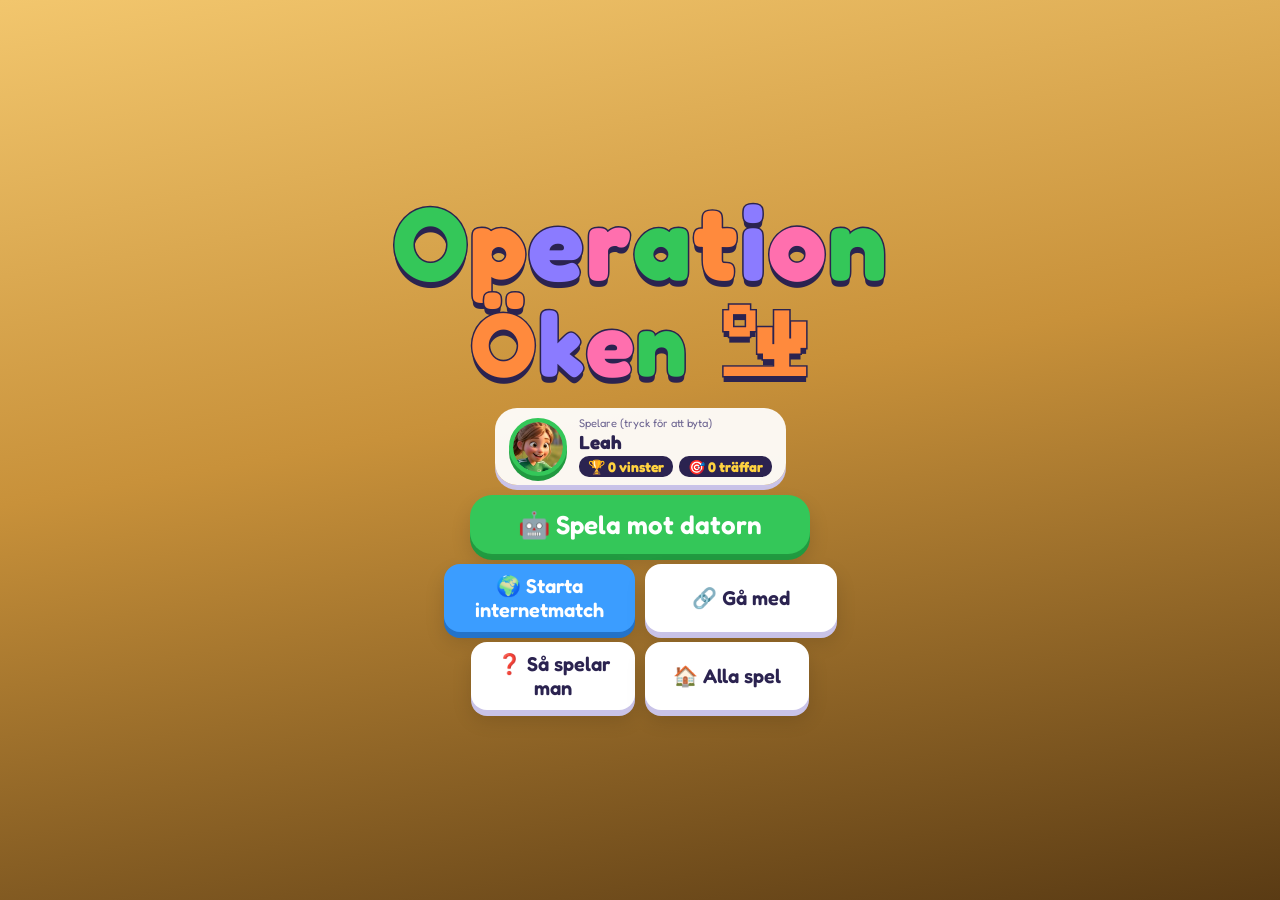
<file: ops.html>
<!doctype html>
<html lang="sv">
<head>
<meta charset="utf-8">
<meta name="viewport" content="width=device-width,initial-scale=1,maximum-scale=1,user-scalable=no,viewport-fit=cover">
<title>Bucinca Operation Öken</title>
<link rel="manifest" href="manifest.webmanifest">
<link rel="apple-touch-icon" href="icons/apple-touch-icon.png">
<link rel="icon" href="icons/favicon.png">
<meta name="apple-mobile-web-app-capable" content="yes">
<meta name="mobile-web-app-capable" content="yes">
<meta name="apple-mobile-web-app-status-bar-style" content="black-translucent">
<meta name="apple-mobile-web-app-title" content="Bucinca">
<meta name="theme-color" content="#8A6424">
<link rel="stylesheet" href="shared/style.css">
<style>
body{background:linear-gradient(170deg,#F2C66D 0%,#C8913A 45%,#5A3B14 100%)}
.hidden{display:none!important}
.me{display:flex;align-items:center;gap:12px;background:var(--card);border-radius:22px;padding:8px 14px;box-shadow:0 5px 0 #C9C3E8}
.me .av{width:58px}
.me b{font-size:19px}
.me small{display:block;color:var(--muted)}
.chip{display:inline-flex;align-items:center;gap:4px;background:#2B2350;color:#FFD23F;border-radius:10px;padding:2px 9px;font-weight:700;font-size:14px;white-space:nowrap}
@media (min-aspect-ratio:5/4) and (max-height:600px){
  #menu{flex-direction:row;gap:26px}
  #menu .logo .l1{font-size:42px}#menu .logo .l2{font-size:34px}
  #menu .menu .btn{padding:9px 18px}
}
#menu .menu{gap:10px}
.row2{display:flex;gap:10px;flex-wrap:wrap;justify-content:center}
.row2 .btn{min-width:0;flex:1}
.wrap{width:min(96vw,1000px);display:flex;flex-direction:column;gap:12px;margin-top:64px;padding-bottom:20px}
.card{background:var(--card);border-radius:22px;padding:12px 14px;box-shadow:0 5px 0 #C9C3E8;display:flex;flex-direction:column;gap:8px}
.card h4{margin:0;font-size:18px}
.note{color:var(--muted);font-size:15px;margin:0;line-height:1.35}
.av.mini{width:64px;flex:none}
.xpbar{position:relative;height:20px;border-radius:10px;background:#E4E0F7;overflow:hidden;margin-top:4px}
.xpbar i{position:absolute;inset:0 auto 0 0;background:linear-gradient(90deg,#F2C66D,#FF8A3D)}
.xpbar span{position:relative;display:block;text-align:center;font-weight:700;font-size:13px;line-height:20px}

.opts{display:flex;flex-direction:column;gap:10px}
.opt{display:flex;align-items:center;gap:8px;flex-wrap:wrap}
.opt b{min-width:110px}
.seg{display:flex;gap:6px;flex-wrap:wrap}
.seg button{padding:6px 12px;border-radius:12px;background:#F0EDFF;font-weight:700;font-size:15px}
.seg button.on{background:#2B2350;color:#fff}
.gar{display:flex;flex-direction:column;gap:12px}
@media (min-aspect-ratio:5/4){.gar{display:grid;grid-template-columns:1fr 1fr;gap:12px;align-items:start}}
.sides{display:grid;grid-template-columns:1fr 1fr;gap:8px}
.sides button{border-radius:16px;padding:10px 6px;font-weight:700;font-size:16px;color:#fff;opacity:.55;line-height:1.2}
.sides button small{display:block;font-weight:600;font-size:12px;opacity:.9}
.sides button.on{opacity:1;box-shadow:0 0 0 4px #FFD23F}
/* lobby */
.plist{display:flex;flex-direction:column;gap:8px}
.pl{display:flex;align-items:center;gap:10px;background:#F6F4FF;border-radius:16px;padding:6px 10px;font-weight:600}
.pl .av{width:42px;border-width:3px}
.pl span{flex:1;min-width:0;overflow:hidden;text-overflow:ellipsis;white-space:nowrap}
.pl.mine{box-shadow:0 0 0 3px #FFD23F}
.joininfo{display:flex;gap:12px;align-items:center}
.qr{background:#fff;border-radius:14px;padding:6px;flex:none;line-height:0}
.qr svg{width:min(34vw,150px);height:auto}
.url{font-weight:700;font-size:clamp(17px,4.2vmin,24px);white-space:nowrap}
.ipbox{display:flex;gap:8px}
.ipbox input{flex:1;min-width:0;font:inherit;font-size:20px;font-weight:600;border:3px solid #E4E0F7;border-radius:14px;padding:8px 12px;color:var(--ink);-webkit-user-select:text;user-select:text}
.found{display:flex;flex-direction:column;gap:10px}
.found .btn{min-width:0;width:100%}
.spin{display:inline-block;animation:spin2 1s linear infinite}
@keyframes spin2{to{transform:rotate(360deg)}}

/* spelet */
#game{padding:0;gap:0;background:#1a1208;justify-content:flex-start}
#cv{position:absolute;inset:0;width:100%;height:100%;display:block;touch-action:none}
.hud{position:absolute;top:var(--safe-t);left:var(--safe-l);right:var(--safe-r);display:flex;align-items:flex-start;gap:8px;z-index:3;pointer-events:none}
.hud .ibtn{pointer-events:auto;flex:none;width:42px;height:42px;font-size:20px}
.mebox{display:flex;align-items:center;gap:6px;background:#0008;border-radius:16px;padding:4px 10px 4px 4px;color:#fff;min-width:0}
.mebox .av{width:38px;border-width:3px}
.mebox .bars{display:flex;flex-direction:column;gap:2px}
.mebox .bar{width:clamp(60px,18vw,160px);height:12px;border-radius:6px;background:#0008;border:2px solid #fff;overflow:hidden;position:relative}
.mebox .bar i{position:absolute;inset:0 auto 0 0;background:linear-gradient(90deg,#FF4D6D,#FFD23F 45%,#34C759)}
.mebox .bar.ar{height:7px;border-width:1px}
.mebox .bar.ar i{background:#7FD8FF}
.mebox b{font-size:13px;white-space:nowrap}
.clock{margin:0 auto;background:#fffe;border-radius:14px;padding:3px 12px;font-weight:700;font-size:clamp(15px,4vmin,22px);text-align:center;box-shadow:0 3px 0 #0004;line-height:1.1;white-space:nowrap}
.clock small{display:block;font-size:.55em;color:var(--muted)}
.clock.bomb{background:#FF3B30;color:#fff;animation:bl .5s steps(2) infinite}
.clock.bomb small{color:#fff}
@keyframes bl{50%{background:#9E1B1B}}
.ammo{background:#0008;color:#fff;border-radius:14px;padding:4px 10px;font-weight:700;font-size:14px;text-align:right;line-height:1.25;white-space:nowrap}
.ammo big{font-size:20px}
.money{color:#8BE07A}
.feed{position:absolute;right:calc(var(--safe-r) + 6px);top:calc(var(--safe-t) + 54px);z-index:3;display:flex;flex-direction:column;gap:4px;align-items:flex-end;pointer-events:none}
.feed div{background:#000a;color:#fff;border-radius:10px;padding:2px 9px;font-weight:600;font-size:13px;animation:fin .3s;white-space:nowrap;display:flex;align-items:center;gap:4px}
.feed div.mine{box-shadow:0 0 0 2px #FFD23F}
@keyframes fin{from{opacity:0;transform:translateY(-6px)}}
.gbtns{position:absolute;z-index:4;display:flex;flex-direction:column;gap:8px;align-items:center}
.gb{width:clamp(48px,11vmin,62px);height:clamp(48px,11vmin,62px);border-radius:50%;font-size:clamp(22px,5.5vmin,30px);display:grid;place-items:center;background:#fffd;box-shadow:0 4px 0 #0006;touch-action:none;position:relative}
.gb small{position:absolute;right:-4px;bottom:-4px;background:#2B2350;color:#fff;border-radius:8px;font-size:11px;font-weight:700;padding:0 5px;line-height:16px}
.gb.dim{opacity:.35}
.gbrow{display:flex;gap:8px}
#actB{position:absolute;z-index:4;left:50%;transform:translateX(-50%);border-radius:22px;padding:10px 18px;font-weight:700;font-size:18px;background:#FFD23F;box-shadow:0 5px 0 #A8741E;touch-action:none;white-space:nowrap}
#actB .pg{display:block;height:6px;border-radius:3px;background:#0002;margin-top:4px;overflow:hidden}
#actB .pg i{display:block;height:100%;background:#FF3B30;width:0}
#buyB{background:#8BE07A}
#fireB{position:absolute;z-index:4;width:clamp(74px,18vmin,96px);height:clamp(74px,18vmin,96px);font-size:clamp(28px,7vmin,38px);background:radial-gradient(#FF8A80,#FF3B30);box-shadow:0 5px 0 #9E1B1B;display:flex;flex-direction:column;gap:0;line-height:1}
#fireB span{font-size:11px;font-weight:700;color:#fff;letter-spacing:.5px}
#fireB.on{transform:translateY(3px) scale(.95);box-shadow:0 2px 0 #9E1B1B}
.bigtxt{position:absolute;left:0;right:0;top:30%;text-align:center;font-weight:700;color:#fff;-webkit-text-stroke:4px var(--ink);paint-order:stroke fill;
  text-shadow:0 6px 0 var(--ink);pointer-events:none;z-index:5;font-size:clamp(32px,9vmin,80px);line-height:1.05}
.bigtxt small{display:block;font-size:.42em;-webkit-text-stroke:3px var(--ink)}
.bigtxt.pop{animation:pop2 .45s cubic-bezier(.2,1.8,.4,1)}
@keyframes pop2{from{transform:scale(.2);opacity:0}}
.hint{position:absolute;left:0;right:0;bottom:calc(var(--safe-b) + 6px);text-align:center;color:#fff;font-weight:600;font-size:14px;text-shadow:0 1px 0 #000;pointer-events:none;z-index:3;opacity:.85}
.rank{display:flex;flex-direction:column;gap:5px;width:100%}
.rank .r{display:flex;align-items:center;gap:8px;background:#F6F4FF;border-radius:12px;padding:4px 10px;font-weight:600;font-size:15px}
.rank .r .av{width:32px;border-width:2px}
.rank .r span{flex:1;text-align:left;overflow:hidden;text-overflow:ellipsis;white-space:nowrap}
.rank .r.mine{box-shadow:0 0 0 3px #34C759}
.rank h5{margin:6px 0 0;font-size:16px;text-align:left}
/* köpmenyn */
.shop{display:grid;grid-template-columns:repeat(auto-fill,minmax(150px,1fr));gap:8px;width:100%}
.shop button{display:flex;align-items:center;gap:8px;background:#F6F4FF;border-radius:14px;padding:8px 10px;text-align:left;font-weight:700;font-size:15px;line-height:1.15;min-width:0;overflow-wrap:anywhere}
.shop button .ic{font-size:26px}
.shop button small{display:block;font-weight:600;color:var(--muted);font-size:12px}
.shop button.own{box-shadow:0 0 0 3px #34C759;background:#EFFFF2}
.shop button:disabled{opacity:.4}
.shop h5{grid-column:1/-1;margin:4px 0 0;text-align:left;font-size:15px}
.panel.wide{width:min(94vw,640px)}
</style>
</head>
<body>
<div id="bg"></div>

<section id="menu" class="screen on">
  <div class="logo" id="logo"></div>
  <div style="display:flex;flex-direction:column;align-items:center;gap:10px">
    <button class="me" id="meCard"></button>
    <div class="menu">
      <button class="btn green" id="toQuick">🤖 Spela mot datorn</button>
      <div class="row2">
        <button class="btn small hidden" id="toHost">📡 Starta nätverksmatch</button>
        <button class="btn blue small" id="toOnline">🌍 Starta internetmatch</button>
        <button class="btn white small" id="toJoin">🔗 Gå med</button>
      </div>
      <div class="row2">
        <button class="btn white small" id="toHelp">❓ Så spelar man</button>
        <button class="btn white small" id="toHub">🏠 Alla spel</button>
      </div>
    </div>
  </div>
</section>

<section id="meScr" class="screen scroll">
  <div class="topbar"><button class="ibtn" id="meBack">⬅️</button><span></span></div>
  <h2 style="margin-top:58px" id="meTitle">Vem spelar?</h2>
  <div class="chars" id="chars"></div>
</section>

<section id="quick" class="screen scroll">
  <div class="topbar"><button class="ibtn" data-back>⬅️</button><h2>Mot datorn 🤖</h2><span style="width:48px"></span></div>
  <div class="wrap" id="qBox" style="max-width:640px"></div>
</section>

<section id="join" class="screen scroll">
  <div class="topbar"><button class="ibtn" data-back>⬅️</button><h2>Gå med 🔗</h2><span style="width:48px"></span></div>
  <div class="wrap" id="joinBox" style="max-width:560px"></div>
</section>

<section id="lobby" class="screen scroll">
  <div class="topbar"><button class="ibtn" id="lobbyBack">⬅️</button><h2>Ökenstaden 🏜️</h2><span style="width:48px"></span></div>
  <div class="wrap" id="lobbyBox"></div>
</section>

<section id="game" class="screen">
  <canvas id="cv"></canvas>
  <div class="hud">
    <button class="ibtn" id="gBack">⏸️</button>
    <div class="mebox" id="mebox"></div>
    <div class="clock" id="clock"></div>
    <div class="ammo" id="ammo"></div>
  </div>
  <div class="feed" id="feed"></div>
  <div class="gbtns" id="gR">
    <div class="gbrow"><button class="gb" id="bHe">💣<small>0</small></button><button class="gb" id="bSmoke">💨<small>0</small></button><button class="gb" id="bFlash">⚡<small>0</small></button></div>
    <div class="gbrow"><button class="gb" id="bSwap">🔁</button><button class="gb" id="bReload">🔄</button></div>
  </div>
  <div class="gbtns" id="gL"><button class="gb" id="buyB">🛒</button></div>
  <button class="gb" id="fireB">🔫<span>SKJUT</span></button>
  <button id="actB" class="hidden"><span id="actT">💣 Håll för att lägga ut</span><span class="pg"><i id="actP"></i></span></button>
  <div class="hint" id="hint">Vänster tumme: gå · Höger tumme: sikta och skjut</div>
  <div class="bigtxt hidden" id="big"></div>
</section>

<div class="overlay" id="overlay"><div class="panel" id="panel"></div></div>
<div id="party"></div>
<canvas id="confetti"></canvas>

<script src="shared/core.js"></script>
<script src="shared/net.js"></script>
<script src="boll/qrcode.js"></script>
<script src="ops/sim.js"></script>
<script src="ops/app.js"></script>
</body>
</html>
</file>
<file: shared/style.css>
/* Bucinca Spel – gemensamma stilar (knappar, skärmar, paneler, vinstfirande, listor) */

@font-face{font-family:'Fredoka';src:url('../fonts/fredoka.woff2') format('woff2');font-weight:300 700;font-display:block}
:root{
  --ink:#2B2350; --muted:#6B6390; --card:#ffffffee;
  --light:#FFF4DA; --dark:#8FB8FF; --frame:#2A4FC4;
  --safe-t:max(14px,env(safe-area-inset-top)); --safe-b:max(14px,env(safe-area-inset-bottom));
  --safe-l:max(14px,env(safe-area-inset-left)); --safe-r:max(14px,env(safe-area-inset-right));
}
*{box-sizing:border-box;-webkit-tap-highlight-color:transparent;-webkit-touch-callout:none;-webkit-user-select:none;user-select:none}
html,body{margin:0;height:100%;overflow:hidden;overscroll-behavior:none;font-family:'Fredoka',system-ui,sans-serif;color:var(--ink);touch-action:manipulation}
body{background:linear-gradient(170deg,#7FD1FF 0%,#B9E8FF 55%,#9BE38A 100%)}
button{font-family:inherit;color:inherit;border:0;cursor:pointer}
img{-webkit-user-drag:none}

#bg{position:fixed;inset:0;overflow:hidden;pointer-events:none}
#bg i{position:absolute;bottom:-120px;border-radius:50%;background:#ffffff33;animation:rise linear infinite}
@keyframes rise{to{transform:translateY(-130vh) translateX(var(--dx))}}

.screen{position:absolute;inset:0;display:none;flex-direction:column;align-items:center;justify-content:center;
  padding:var(--safe-t) var(--safe-r) var(--safe-b) var(--safe-l);gap:14px}
.screen.on{display:flex;animation:screenIn .35s cubic-bezier(.2,1.4,.4,1)}
@keyframes screenIn{from{opacity:0;transform:scale(.94)}}
.scroll{overflow-y:auto;justify-content:flex-start}

.btn{--c:#FF8A3D;--d:#D9621A;background:var(--c);color:#fff;font-size:clamp(18px,4.6vmin,26px);font-weight:600;
  padding:14px 26px;border-radius:22px;box-shadow:0 6px 0 var(--d),0 10px 20px #0002;transition:transform .08s,box-shadow .08s;
  display:flex;align-items:center;justify-content:center;gap:10px;min-width:min(78vw,340px)}
.btn:active{transform:translateY(5px);box-shadow:0 1px 0 var(--d),0 4px 10px #0002}
.btn.green{--c:#34C759;--d:#219A40}.btn.purple{--c:#8B7BFF;--d:#6252D9}.btn.pink{--c:#FF6FAE;--d:#D94788}
.btn.blue{--c:#3B9DFF;--d:#2373C9}.btn.white{--c:#fff;--d:#C9C3E8;color:var(--ink)}
.btn.small{min-width:0;font-size:clamp(15px,3.6vmin,20px);padding:10px 16px;border-radius:16px}
.btn:disabled{filter:grayscale(.8);opacity:.55}
.ibtn{width:48px;height:48px;border-radius:16px;background:var(--card);font-size:24px;box-shadow:0 4px 0 #C9C3E8;display:grid;place-items:center;flex:none}
.ibtn:active{transform:translateY(3px);box-shadow:0 1px 0 #C9C3E8}
.topbar{position:absolute;top:var(--safe-t);left:var(--safe-l);right:var(--safe-r);display:flex;justify-content:space-between;align-items:center;z-index:5}
h2{margin:0;font-size:clamp(24px,6vmin,38px);text-align:center;text-shadow:0 3px 0 #fff8}

.logo{display:flex;flex-direction:column;align-items:center;font-weight:700;line-height:1;margin-bottom:6px}
.logo>div{display:flex;gap:2px}
.logo .l1{font-size:clamp(46px,14vmin,104px)}
.logo .l2{font-size:clamp(40px,12vmin,90px);margin-top:4px}
.logo span{display:inline-block;color:#fff;-webkit-text-stroke:3px var(--ink);paint-order:stroke fill;animation:bob 1.6s ease-in-out infinite;text-shadow:0 6px 0 var(--ink)}
.logo .sp{width:.3em}
@keyframes bob{50%{transform:translateY(-10px) rotate(-4deg)}}
.dance{display:flex;flex-wrap:wrap;justify-content:center;gap:min(2.5vw,14px);margin:6px 0 10px;max-width:96vw}
.dance .av{width:clamp(40px,8.5vmin,70px);animation:hop 1.2s ease-in-out infinite}
@keyframes hop{0%,100%{transform:translateY(0) rotate(0)}30%{transform:translateY(-16px) rotate(-8deg)}60%{transform:translateY(0) rotate(6deg)}}
.menu{display:flex;flex-direction:column;gap:16px;align-items:center}

.av{aspect-ratio:1;border-radius:50%;overflow:hidden;background:var(--c,#ccc);border:4px solid var(--c,#fff);box-shadow:0 5px 0 var(--d,#0003);flex:none}
.av img{width:100%;height:100%;object-fit:cover;display:block;border-radius:50%}

.levels{display:flex;flex-direction:column;gap:16px;align-items:center}
.levels .btn{flex-direction:column;gap:0;padding:12px 26px}
.levels .btn small{font-size:.62em;font-weight:400;opacity:.92}

.chars{display:grid;grid-template-columns:repeat(3,minmax(0,1fr));gap:10px;width:min(96vw,560px)}
@media (min-aspect-ratio:5/4){.chars{grid-template-columns:repeat(5,minmax(0,1fr));width:min(96vw,1000px)}}
.screen:has(.chars){overflow-y:auto;justify-content:safe center}
.char{background:var(--card);border-radius:26px;padding:10px 6px 8px;display:flex;flex-direction:column;align-items:center;gap:4px;
  box-shadow:0 6px 0 #C9C3E8;position:relative;transition:transform .15s}
.char .av{width:min(66%,17dvh)}
.char b{font-size:clamp(14px,3.4vmin,20px)}
.char:active{transform:scale(.96)}
.char.taken{opacity:.45;filter:grayscale(.6)}
.char.taken::after{content:attr(data-tag);position:absolute;top:10px;right:10px;background:var(--ink);color:#fff;font-size:13px;padding:3px 9px;border-radius:10px}
.char.pick{animation:picked .5s}
@keyframes picked{40%{transform:scale(1.12) rotate(-4deg)}}
.hint-txt{color:var(--muted);font-size:clamp(14px,3.4vmin,18px);margin:0;text-align:center}

/* paneler */
.overlay{position:fixed;inset:0;background:#2B235088;display:none;align-items:center;justify-content:center;z-index:50;padding:20px}
.overlay.on{display:flex;animation:fade .25s}
@keyframes fade{from{opacity:0}}
.panel{background:#fff;border-radius:32px;padding:26px 24px 24px;display:flex;flex-direction:column;align-items:center;gap:14px;
  width:min(92vw,440px);max-height:92dvh;overflow-y:auto;box-shadow:0 12px 0 #C9C3E8,0 20px 40px #0004;animation:popin .45s cubic-bezier(.2,1.6,.4,1)}
@keyframes popin{from{transform:scale(.5) rotate(-6deg);opacity:0}}
.win-av{position:relative;width:min(44vw,180px);margin-top:20px;margin-bottom:12px}
.win-av .av{width:100%;animation:wiggle .6s ease-in-out infinite}
.crown{position:absolute;top:-34%;left:50%;transform:translateX(-50%) rotate(-10deg);font-size:min(16vw,64px);animation:bob 1s ease-in-out infinite}
.panel h3{margin:0;font-size:clamp(26px,7vmin,40px);text-align:center;line-height:1.1}
.panel p{margin:0;color:var(--muted);text-align:center;font-size:18px}
.score-big{font-size:34px;font-weight:700;display:flex;gap:16px;align-items:center}
#confetti{position:fixed;inset:0;pointer-events:none;z-index:70}

/* vinstfirande */
#party{position:fixed;inset:0;z-index:65;display:none;overflow:hidden;
  background:radial-gradient(circle at 50% 62%,color-mix(in srgb,var(--c) 55%,#fff) 0%,var(--c) 45%,var(--d) 100%)}
#party.on{display:block;animation:fade .3s}
#party.out{animation:partyOut .45s forwards}
@keyframes partyOut{to{opacity:0;transform:scale(1.08)}}
#party .rays{position:absolute;left:50%;top:62%;width:220vmax;height:220vmax;
  background:repeating-conic-gradient(#ffffff38 0 9deg,transparent 9deg 18deg);transform:translate(-50%,-50%);animation:spin 10s linear infinite}
@keyframes spin{to{transform:translate(-50%,-50%) rotate(360deg)}}
#party .ptitle{position:absolute;top:max(5%,env(safe-area-inset-top));left:0;right:0;display:flex;justify-content:center;flex-wrap:wrap;gap:2px;
  font-size:clamp(38px,11vmin,96px);font-weight:700;color:#fff;-webkit-text-stroke:4px var(--ink);paint-order:stroke fill;text-shadow:0 7px 0 var(--ink);z-index:3;padding:0 12px}
#party .ptitle span{display:inline-block;animation:letterIn .5s cubic-bezier(.2,1.8,.4,1) both,bob 1.2s ease-in-out .9s infinite}
#party .ptitle .sp{width:.3em}
@keyframes letterIn{from{transform:translateY(-120%) scale(.3) rotate(-20deg);opacity:0}}
#party .psub{position:absolute;top:calc(max(5%,env(safe-area-inset-top)) + clamp(50px,14vmin,118px));left:0;right:0;text-align:center;color:#fff;
  font-weight:700;font-size:clamp(20px,5vmin,40px);text-shadow:0 3px 0 #0004;z-index:3;animation:fade .5s .8s both}
#party .pfig{position:absolute;left:50%;bottom:4dvh;height:min(62dvh,120vw);transform:translateX(-50%);
  animation:figIn .8s cubic-bezier(.2,1.5,.4,1) both;display:flex;justify-content:center}
@keyframes figIn{0%{transform:translateX(-50%) translateY(110%) scale(.6) rotate(-12deg)}100%{transform:translateX(-50%)}}
#party .pjump{position:relative;height:100%;transform-origin:50% 100%;animation:jump .8s ease-in-out .8s infinite}
@keyframes jump{0%,100%{transform:translateY(0) scale(1,1)}12%{transform:translateY(0) scale(1.06,.92)}
  45%{transform:translateY(-13%) scale(.97,1.04) rotate(-5deg)}75%{transform:translateY(0) scale(1.04,.95) rotate(4deg)}}
#party .pjump img{height:100%;max-width:92vw;object-fit:contain;display:block}
#party .pjump img:not(.photo){filter:drop-shadow(4px 0 0 #fff) drop-shadow(-4px 0 0 #fff) drop-shadow(0 4px 0 #fff) drop-shadow(0 -4px 0 #fff) drop-shadow(0 14px 20px #0005)}
#party .pjump img.photo{height:auto;max-height:100%;margin-top:auto;border-radius:28px;border:6px solid #fff;box-shadow:0 14px 30px #0005}
#party .pshadow{position:absolute;bottom:-2%;left:50%;width:70%;height:5%;transform:translateX(-50%);border-radius:50%;background:#0003;animation:shadow .8s ease-in-out .8s infinite}
@keyframes shadow{45%{transform:translateX(-50%) scale(.7);opacity:.5}}
#party .star{position:absolute;left:50%;top:40%;font-size:clamp(28px,7vmin,56px);z-index:2;opacity:0;animation:orbit 1.8s ease-out infinite}
@keyframes orbit{0%{transform:translate(-50%,-50%) rotate(var(--a)) translateX(10%) scale(.3);opacity:0}
  25%{opacity:1}100%{transform:translate(-50%,-50%) rotate(calc(var(--a) + 60deg)) translateX(min(42vw,30dvh)) rotate(calc(-1 * var(--a))) scale(1.2);opacity:0}}
#party .pskip{position:absolute;bottom:max(10px,env(safe-area-inset-bottom));left:0;right:0;text-align:center;color:#fff;font-weight:600;opacity:.8;margin:0;
  text-shadow:0 2px 0 #0004;animation:fade 1s 1.5s both}

/* inställningar & statistik */
.list{width:min(94vw,620px);display:flex;flex-direction:column;gap:12px;margin-top:64px;padding-bottom:20px}
.row{background:var(--card);border-radius:22px;padding:14px 16px;display:flex;align-items:center;gap:12px;box-shadow:0 5px 0 #C9C3E8}
.row .grow{flex:1;min-width:0}
.row h4{margin:0 0 4px;font-size:20px}
.row p.small-note{margin:0;font-size:14px;color:var(--muted)}
.row .av{width:64px;cursor:pointer}
.row input[type=text]{width:100%;font:inherit;font-size:19px;font-weight:600;border:3px solid #E4E0F7;border-radius:14px;padding:6px 10px;color:var(--ink);-webkit-user-select:text;user-select:text}
.row .acts{display:flex;gap:8px;margin-top:8px;flex-wrap:wrap}
.toggle{width:62px;height:36px;border-radius:20px;background:#D6D1EE;position:relative;transition:background .2s;flex:none}
.toggle::after{content:"";position:absolute;top:4px;left:4px;width:28px;height:28px;border-radius:50%;background:#fff;box-shadow:0 2px 4px #0003;transition:left .2s}
.toggle.on{background:#34C759}.toggle.on::after{left:30px}
.swatches{display:flex;gap:10px;flex-wrap:wrap}
.sw{width:44px;height:44px;border-radius:12px;border:4px solid #fff;box-shadow:0 0 0 2px #D6D1EE;overflow:hidden;display:grid;grid-template-columns:1fr 1fr;padding:0}
.sw i{display:block}
.sw.on{box-shadow:0 0 0 4px var(--ink)}
.sec{font-weight:700;font-size:18px;margin:8px 4px 0;color:var(--ink)}
table{width:100%;border-collapse:collapse;font-size:18px}
td,th{padding:6px 4px;text-align:center}
th{color:var(--muted);font-weight:500;font-size:15px}
td:first-child,th:first-child{text-align:left}
.bar{height:12px;border-radius:6px;background:var(--c);min-width:4px}
</file>
<file: quizchampions/style.css>
/* Quiz Champions – stilar (blått & guld efter loggan) */
:root {
  --bg: #08184a; --bg2: #0f2c78; --ink: #0b1f4d;
  --card: rgba(255,255,255,.08); --card2: rgba(255,255,255,.13); --line: rgba(255,255,255,.16);
  --text: #fff; --muted: rgba(255,255,255,.72); --display: 'Lilita One', 'Fredoka', ui-rounded, system-ui, sans-serif;
  --acc: #ffcf3f; --gold1: #fff1a8; --gold2: #ffc83a; --gold3: #f39c12; --pink: #38bdf8; --ok: #22c55e; --bad: #ef4458; --spotify: #1db954;
  --c0: #e3354f; --c1: #2b7de0; --c2: #d69a00; --c3: #1f9d55;
  --r: 18px;
  --safe-t: env(safe-area-inset-top, 0px); --safe-b: env(safe-area-inset-bottom, 0px);
  font-family: 'Fredoka', ui-rounded, 'Segoe UI', system-ui, sans-serif;
  color: var(--text); color-scheme: dark;
}
* { box-sizing: border-box; }
html, body { margin: 0; min-height: 100%; }
body {
  min-height: 100vh; min-height: 100dvh;
  background:
    radial-gradient(1100px 760px at 10% -12%, rgba(30,111,217,.8) 0%, transparent 62%),
    radial-gradient(900px 700px at 110% 112%, rgba(37,99,235,.4) 0%, transparent 60%),
    radial-gradient(700px 520px at 92% -4%, rgba(255,200,58,.12) 0%, transparent 60%),
    var(--bg);
  background-attachment: fixed;
  -webkit-tap-highlight-color: transparent;
  overflow-x: hidden;
}
button, input, select, textarea { font: inherit; color: inherit; }
button { cursor: pointer; }
h1, h2, h3 { margin: 0; line-height: 1.15; }
.bar h2, .board .bar h2, .win-title, .lob-title b, .p-mid h1, .p-mid h2, .center-screen h2, .ed-sec h3, .opt h3, .home-card b, .preset b {
  font-family: var(--display); font-weight: 400; letter-spacing: .015em; }
.bar h2, .board .bar h2, .win-title, .p-mid h1 { background: linear-gradient(180deg, var(--gold1), var(--gold2) 55%, var(--gold3)); -webkit-background-clip: text; background-clip: text; color: transparent; filter: drop-shadow(0 2px 0 rgba(6,18,52,.85)); }
p { line-height: 1.45; }
.muted { color: var(--muted); }
.small { font-size: .88em; }
.center { text-align: center; justify-content: center; }
.row { display: flex; flex-wrap: wrap; gap: 10px; align-items: center; }
.row.center { justify-content: center; margin: 16px 0; }
.grow { flex: 1; }
a { color: var(--acc); }
:focus-visible { outline: 3px solid var(--acc); outline-offset: 2px; }

/* ── Knappar ── */
.btn {
  --b: var(--card2);
  display: inline-flex; align-items: center; justify-content: center; gap: .45em;
  border: 0; border-radius: 14px; padding: .72em 1.15em; background: var(--b);
  font-weight: 600; font-size: 1rem; text-decoration: none; color: #fff;
  box-shadow: inset 0 -4px 0 rgba(0,0,0,.22); transition: transform .08s, filter .15s;
  user-select: none;
}
.btn:hover { filter: brightness(1.08); }
.btn:active { transform: translateY(2px); box-shadow: inset 0 -2px 0 rgba(0,0,0,.22); }
.btn:disabled { opacity: .45; pointer-events: none; }
.btn.primary { --b: linear-gradient(180deg, var(--gold1), var(--gold2) 60%, #f0a91c); color: #0b1f4d; }
.btn.ghost { --b: rgba(255,255,255,.1); box-shadow: inset 0 0 0 1.5px var(--line); }
.btn.danger { --b: var(--bad); }
.btn.spotify { --b: var(--spotify); color: #06240f; }
.btn.big { font-size: clamp(1.05rem, 2vw, 1.35rem); padding: .8em 1.5em; border-radius: 16px; }
.btn.small { font-size: .88rem; padding: .5em .85em; border-radius: 11px; }
.btn.icon { width: 2.6em; height: 2.6em; padding: 0; border-radius: 50%; font-size: 1.05rem; }
.btn.icon.small { width: 2.2em; height: 2.2em; font-size: .9rem; }
.danger-t { color: #ff9aa6 !important; }
.link { background: none; border: 0; padding: 0; color: var(--acc); text-decoration: underline; font-weight: 500; }

/* ── Allmänna block ── */
.bar { display: grid; grid-template-columns: auto 1fr auto; align-items: center; gap: 12px; padding: calc(10px + var(--safe-t)) 16px 10px; }
.bar h2 { text-align: center; font-size: 1.25rem; }
.center-screen { min-height: 100vh; min-height: 100dvh; display: flex; flex-direction: column; align-items: center; justify-content: center; text-align: center; gap: 14px; padding: 24px; }
.big-emoji { font-size: 4.5rem; line-height: 1; }
.spinner { width: 54px; height: 54px; border-radius: 50%; border: 6px solid rgba(255,255,255,.18); border-top-color: var(--acc); animation: spin .9s linear infinite; }
.spinner.small { width: 22px; height: 22px; border-width: 3px; }
@keyframes spin { to { transform: rotate(360deg); } }
.bounce { animation: bounce 1.6s ease-in-out infinite; }
@keyframes bounce { 50% { transform: translateY(-10px) scale(1.04); } }
.chips { display: flex; flex-wrap: wrap; gap: 8px; }
.chip {
  display: inline-flex; flex-direction: column; align-items: center; justify-content: center;
  padding: .55em .95em; border-radius: 999px; border: 0; background: rgba(255,255,255,.09);
  box-shadow: inset 0 0 0 1.5px var(--line); font-weight: 500; font-size: .98rem; cursor: pointer; line-height: 1.15;
}
.chip small { font-size: .72rem; color: var(--muted); font-weight: 400; }
.chip.on { background: linear-gradient(180deg, #fff, #fff6d6); color: var(--ink); box-shadow: inset 0 -3px 0 rgba(0,0,0,.12), 0 0 0 2px var(--gold2); }
.chip.on small { color: #5b4a86; }
.tabs { display: flex; gap: 6px; padding: 0 16px; overflow-x: auto; }
.tab { flex: 1; min-width: max-content; border: 0; background: transparent; padding: .7em 1em; border-radius: 12px 12px 0 0; font-weight: 600; color: var(--muted); border-bottom: 3px solid transparent; }
.tab.on { color: var(--gold1); border-bottom-color: var(--acc); background: rgba(255,255,255,.06); }

/* ── Start ── */
.home { min-height: 100vh; min-height: 100dvh; display: flex; flex-direction: column; align-items: center; justify-content: center; gap: 22px; padding: 28px 18px calc(28px + var(--safe-b)); text-align: center; }
.brand { margin: 0; line-height: 0; }
.brand-logo { width: min(400px, 74vw, 46vh); height: auto; filter: drop-shadow(0 14px 30px rgba(0,0,0,.45)); animation: rise .8s cubic-bezier(.2,1.2,.5,1); }
.tagline { margin: -4px 0 6px; font-size: 1.15rem; color: var(--muted); }
.home { gap: 18px; }
.home-grid { display: grid; grid-template-columns: repeat(auto-fit, minmax(260px, 1fr)); gap: 16px; width: min(760px, 100%); }
.home-card { display: flex; flex-direction: column; align-items: center; gap: 10px; padding: 24px 20px; border-radius: 24px; border: 0; background: var(--card); box-shadow: inset 0 0 0 1.5px rgba(255,200,58,.35); text-align: center; }
.home-card.host:hover { background: var(--card2); }
.home-card b { font-size: 1.3rem; color: var(--gold1); }
.home-card small { color: var(--muted); font-size: .95rem; }
.hc-ico { font-size: 2.6rem; }
.home-card input { width: 100%; max-width: 220px; text-align: center; font-size: 1.6rem; letter-spacing: .18em; padding: .45em .6em; border-radius: 14px; border: 0; background: #fff; color: var(--ink); font-weight: 600; }
.home-card input::placeholder { letter-spacing: .02em; color: #8a9cc8; font-weight: 500; }
.foot { color: var(--muted); font-size: .9rem; margin: 0; }

/* ── Inställning av quiz ── */
.setup { max-width: 1040px; margin: 0 auto; padding-bottom: calc(20px + var(--safe-b)); }
.setup-body { padding: 18px 16px; display: flex; flex-direction: column; gap: 18px; }
.opt h3 { font-size: 1.02rem; margin-bottom: 10px; display: flex; gap: 10px; align-items: baseline; }
.opt h3 .mini { font-weight: 400; font-size: .9rem; color: var(--muted); }
.opt-row { display: flex; flex-wrap: wrap; gap: 18px 34px; }
.setup-go { position: sticky; bottom: 0; display: flex; flex-wrap: wrap; gap: 12px; align-items: center; justify-content: space-between; padding: 14px 16px calc(14px + var(--safe-b)); margin: 0 -16px; background: linear-gradient(0deg, var(--bg) 70%, transparent); }
.match { color: var(--muted); }
.presets { display: grid; grid-template-columns: repeat(auto-fill, minmax(230px, 1fr)); gap: 14px; }
.preset { display: flex; flex-direction: column; align-items: flex-start; gap: 6px; padding: 18px; border: 0; border-radius: var(--r); background: var(--card); box-shadow: inset 0 0 0 1.5px var(--line); text-align: left; }
.preset:hover { background: var(--card2); transform: translateY(-2px); }
.preset .pe { font-size: 2rem; }
.preset b { font-size: 1.12rem; }
.preset small { color: var(--muted); }
.pmeta { margin-top: auto; font-size: .8rem; color: var(--acc); }
.empty { text-align: center; padding: 30px 0; }

/* ── Lobby ── */
.lobby { min-height: 100vh; min-height: 100dvh; display: flex; flex-direction: column; }
.lob-title { display: flex; align-items: center; justify-content: center; gap: 12px; text-align: left; }
.lob-title > div { display: flex; flex-direction: column; }
.lob-emblem { width: 58px; height: auto; filter: drop-shadow(0 4px 10px rgba(0,0,0,.4)); }
.lob-title b { font-size: 1.15rem; color: var(--gold1); }
.lob-title small { color: var(--muted); }
.lob-main { flex: 1; display: grid; grid-template-columns: minmax(300px, 420px) 1fr; gap: 22px; padding: 6px 22px 12px; }
.join-card { background: #fff; color: var(--ink); border-radius: 26px; padding: 22px; border: 4px solid var(--gold2); display: flex; flex-direction: column; align-items: center; text-align: center; gap: 10px; box-shadow: 0 18px 50px rgba(0,0,0,.3); align-self: start; }
.join-how { margin: 0; font-size: 1.05rem; }
.join-how b { color: #1d4ed8; word-break: break-all; }
.pin { font-size: clamp(2.8rem, 6.2vw, 4.6rem); font-weight: 700; letter-spacing: .04em; line-height: 1; white-space: nowrap; }
.qr { width: min(240px, 60vw); background: #fff; border-radius: 12px; }
.qr svg { width: 100%; height: auto; display: block; }
.qr.small { width: 120px; flex: none; }
.warn { background: #fff3cd; color: #6a4b00; border-radius: 10px; padding: 8px 10px; font-size: .9rem; margin: 0; }
.lob-players { display: flex; flex-direction: column; gap: 12px; min-width: 0; }
.pcount { font-size: 1.25rem; }
.pcount b { font-size: 2rem; color: var(--acc); font-family: var(--display); font-weight: 400; }
.plist { display: flex; flex-wrap: wrap; gap: 10px; align-content: flex-start; }
.pchip { display: inline-flex; align-items: center; gap: 8px; border: 0; border-radius: 999px; padding: 8px 16px 8px 8px; background: var(--card2); box-shadow: inset 0 0 0 1.5px var(--line); font-weight: 600; font-size: 1.1rem; transition: background .2s; }
.pchip .av { width: 40px; height: 40px; border-radius: 50%; background: rgba(255,255,255,.14); display: grid; place-items: center; font-size: 1.5rem; }
.pchip .x { display: none; color: #fff; }
.pchip.arm { background: var(--bad); }
.pchip.arm .x { display: inline; }
.pchip.off { opacity: .45; }
.pchip.pop { animation: pop .45s cubic-bezier(.3,1.6,.5,1); }
@keyframes pop { 0% { transform: scale(.3); opacity: 0; } 100% { transform: scale(1); opacity: 1; } }
.waiting { display: flex; align-items: center; gap: 12px; color: var(--muted); font-size: 1.15rem; padding: 18px 0; }
.dots { display: flex; gap: 6px; }
.dots i { width: 10px; height: 10px; border-radius: 50%; background: var(--acc); animation: dot 1.2s infinite ease-in-out; }
.dots i:nth-child(2) { animation-delay: .15s; } .dots i:nth-child(3) { animation-delay: .3s; }
@keyframes dot { 0%, 80%, 100% { transform: scale(.4); opacity: .4; } 40% { transform: scale(1); opacity: 1; } }
.lob-bottom { display: flex; flex-wrap: wrap; align-items: center; justify-content: space-between; gap: 14px; padding: 14px 22px calc(16px + var(--safe-b)); background: rgba(0,0,0,.18); border-top: 1px solid var(--line); }
.settings { display: flex; flex-wrap: wrap; gap: 10px 20px; align-items: center; flex: 1 1 520px; }
.lob-bottom > .btn { margin-left: auto; }
.tog { display: inline-flex; align-items: center; gap: 8px; cursor: pointer; font-size: .95rem; }
.tog input { position: absolute; opacity: 0; pointer-events: none; }
.tog span { width: 42px; height: 24px; border-radius: 999px; background: rgba(255,255,255,.2); position: relative; transition: background .2s; flex: none; }
.tog span::after { content: ''; position: absolute; top: 3px; left: 3px; width: 18px; height: 18px; border-radius: 50%; background: #fff; transition: transform .2s; }
.tog input:checked + span { background: var(--ok); }
.tog input:checked + span::after { transform: translateX(18px); }
.tog input:focus-visible + span { outline: 3px solid var(--acc); outline-offset: 2px; }
.music-mode { display: flex; flex-wrap: wrap; align-items: center; gap: 8px; }
.music-mode .chip { padding: .4em .8em; font-size: .9rem; }
.dj-card { margin-top: auto; display: flex; gap: 16px; align-items: center; background: rgba(29,185,84,.14); box-shadow: inset 0 0 0 1.5px rgba(29,185,84,.5); border-radius: var(--r); padding: 14px; }
.dj-card p { margin: 4px 0 0; font-size: .95rem; }

/* ── Värd: fråga ── */
.scr-host { min-height: 100vh; min-height: 100dvh; }
.hq { min-height: 100vh; min-height: 100dvh; display: flex; flex-direction: column; gap: 1.6vh; padding: calc(1.2vh + var(--safe-t)) 2vw calc(2vh + var(--safe-b)); }
.hq-top { display: flex; align-items: center; gap: 12px; flex-wrap: wrap; }
.qnum { font-size: clamp(1.4rem, 2.4vw, 2.2rem); font-weight: 700; background: rgba(0,0,0,.25); padding: .1em .55em; border-radius: 12px; }
.qnum small { font-size: .6em; color: var(--muted); }
.catchip, .age-badge { background: var(--card2); padding: .35em .9em; border-radius: 999px; font-weight: 600; font-size: clamp(.9rem, 1.4vw, 1.2rem); }
.age-badge { background: rgba(255,210,63,.2); color: var(--acc); }
.qtext { background: #fff; color: var(--ink); border-radius: 22px; padding: 2.2vh 2.4vw; text-align: center; font-weight: 600; font-size: clamp(1.25rem, 3.3vw, 3.1rem); box-shadow: 0 12px 40px rgba(0,0,0,.25); text-wrap: balance; }
.qtext.big { font-size: clamp(1.6rem, 4.6vw, 4.2rem); padding: 4vh 3vw; }
.ready-body { flex: 1; display: flex; flex-direction: column; align-items: center; justify-content: center; gap: 3vh; cursor: pointer; }
.ready-body .qtext { width: min(1300px, 100%); animation: rise .5s cubic-bezier(.2,1.3,.5,1); }
@keyframes rise { from { transform: translateY(30px) scale(.96); opacity: 0; } }
.ready-bar { width: min(700px, 80%); height: 12px; border-radius: 999px; background: rgba(255,255,255,.15); overflow: hidden; }
.ready-bar i { display: block; height: 100%; background: var(--acc); transform-origin: left; animation: shrink linear forwards; }
@keyframes shrink { from { transform: scaleX(1); } to { transform: scaleX(0); } }
.music-badge { font-size: clamp(1.3rem, 3vw, 2.4rem); font-weight: 700; color: var(--spotify); background: rgba(29,185,84,.14); padding: .3em .9em; border-radius: 999px; animation: bounce 1.4s infinite; }
.hq-mid { flex: 1; display: grid; grid-template-columns: auto 1fr auto; align-items: center; gap: 2vw; min-height: 18vh; }
.timer { --p: 1; width: clamp(80px, 14vh, 150px); aspect-ratio: 1; border-radius: 50%; display: grid; place-items: center;
  background: conic-gradient(var(--acc) calc(var(--p) * 360deg), rgba(255,255,255,.14) 0); position: relative; }
.timer::before { content: ''; position: absolute; inset: 9%; border-radius: 50%; background: var(--bg2); }
.timer span, .qnum, .pin { font-family: var(--display); font-weight: 400; }
.timer span { position: relative; font-size: clamp(1.8rem, 5vh, 3.4rem); font-weight: 700; }
.timer.done { background: var(--ok); }
.hq-media { display: flex; flex-direction: column; align-items: center; justify-content: center; gap: 12px; min-width: 0; }
.hq-deco { font-size: clamp(3rem, 12vh, 8rem); opacity: .9; animation: bounce 2.2s ease-in-out infinite; }
.media-slot { width: min(560px, 100%); min-height: 196px; display: flex; align-items: center; justify-content: center; }
.dj-wait { text-align: center; font-size: clamp(1.1rem, 2vw, 1.6rem); background: rgba(29,185,84,.14); border-radius: var(--r); padding: 22px; width: 100%; }
.song-info { font-size: clamp(1.1rem, 2.2vw, 1.8rem); background: rgba(29,185,84,.18); color: #b9f5cf; padding: .4em 1em; border-radius: 14px; text-align: center; animation: rise .4s; }
.ans-count { display: flex; flex-direction: column; align-items: center; background: rgba(0,0,0,.22); border-radius: 18px; padding: 1.2vh 1.4vw; min-width: 90px; }
.ans-count b { font-size: clamp(2rem, 6vh, 3.6rem); line-height: 1; }
.ans-count small { color: var(--muted); }
.ans-count b.bump { animation: pop .35s; }
.opts { display: grid; grid-template-columns: 1fr 1fr; gap: 1.2vh 1vw; }
.opt-tile { position: relative; min-height: 11vh; border-radius: 16px; display: flex; align-items: center; gap: 1.1vw; padding: 1.5vh 1.5vw; font-weight: 600; font-size: clamp(1rem, 2.3vw, 2.2rem); box-shadow: inset 0 -6px 0 rgba(0,0,0,.2); text-shadow: 0 2px 0 rgba(0,0,0,.18); transition: opacity .3s, transform .3s, filter .3s; }
.c0 { background: var(--c0); } .c1 { background: var(--c1); } .c2 { background: var(--c2); } .c3 { background: var(--c3); }
.opt-tile .shape svg, .p-opt .shape svg, .chosen svg, .ed-opt .shape svg { fill: #fff; color: #fff; display: block; }
.opt-tile .shape svg { width: clamp(26px, 3.4vw, 56px); height: auto; filter: drop-shadow(0 2px 0 rgba(0,0,0,.2)); }
.opt-tile .otext { flex: 1; min-width: 0; overflow-wrap: anywhere; }
.opt-tile.wrong { opacity: .3; filter: saturate(.5); }
.opt-tile.right { transform: scale(1.025); box-shadow: inset 0 -6px 0 rgba(0,0,0,.2), 0 0 0 5px #fff, 0 10px 30px rgba(0,0,0,.35); z-index: 1; }
.ocount { background: rgba(0,0,0,.25); border-radius: 999px; padding: .1em .6em; font-size: .8em; }
.tick { font-size: 1.2em; }
.hq-next { display: flex; justify-content: flex-end; min-height: 44px; }
.hq.revealed .hq-next { justify-content: center; }

/* ── Topplista & pall ── */
.board { min-height: 100vh; min-height: 100dvh; display: flex; flex-direction: column; padding: 0 2vw calc(2vh + var(--safe-b)); }
.board .bar h2 { font-size: clamp(1.6rem, 4vw, 3rem); }
.ranks { list-style: none; margin: 2vh auto; padding: 0; width: min(1100px, 100%); display: flex; flex-direction: column; gap: 1.4vh; flex: 1; justify-content: center; }
.ranks li { display: grid; grid-template-columns: 2.2em 2.4em minmax(5em, 1fr) 2fr auto; gap: 1vw; align-items: center; background: #fff; color: var(--ink); border-radius: 16px; padding: 1.2vh 1.4vw; font-size: clamp(1rem, 2.4vw, 2rem); font-weight: 600; animation: slide .5s both cubic-bezier(.2,1.2,.5,1); animation-delay: var(--d); }
.ranks li:first-child { background: linear-gradient(90deg, var(--gold1), var(--gold2)); }
@keyframes slide { from { transform: translateX(-40px); opacity: 0; } }
.ranks .rk { text-align: center; font-weight: 400; color: #1d4ed8; font-family: var(--display); }
.ranks .av { font-size: 1.3em; text-align: center; }
.ranks .nm { overflow: hidden; text-overflow: ellipsis; white-space: nowrap; }
.streak { font-size: .75em; color: #d9480f; }
.barw { height: .55em; background: rgba(0,0,0,.08); border-radius: 999px; overflow: hidden; }
.barw i { display: block; height: 100%; width: var(--w); background: linear-gradient(90deg, #2563eb, #38bdf8); border-radius: 999px; animation: grow 1s .3s both; }
@keyframes grow { from { width: 0; } }
.ranks .sc { text-align: right; display: flex; flex-direction: column; align-items: flex-end; line-height: 1.1; }
.ranks .sc small { font-size: .55em; color: var(--c3); }
.podium-screen { min-height: 100vh; min-height: 100dvh; display: flex; flex-direction: column; align-items: center; justify-content: center; gap: 3vh; padding: 3vh 2vw calc(3vh + var(--safe-b)); }
.win-title { font-size: clamp(2rem, 5.5vw, 4.4rem); text-align: center; animation: rise .6s; }
.pod-emblem { width: clamp(70px, 12vh, 120px); height: auto; margin-bottom: -2vh; filter: drop-shadow(0 8px 18px rgba(0,0,0,.5)); }
.podium { display: flex; align-items: flex-end; justify-content: center; gap: 2vw; width: min(900px, 100%); }
.pod { flex: 1; display: flex; flex-direction: column; align-items: center; gap: .5vh; animation: rise .7s both; }
.pod.p1 { animation-delay: 1.2s; } .pod.p2 { animation-delay: .6s; } .pod.p3 { animation-delay: .2s; }
.pav { font-size: clamp(2.6rem, 8vh, 5rem); }
.pname { font-weight: 700; font-size: clamp(1rem, 2.4vw, 1.8rem); text-align: center; overflow-wrap: anywhere; }
.pscore { color: var(--muted); font-size: clamp(.9rem, 1.8vw, 1.3rem); }
.pblock { width: 100%; border-radius: 16px 16px 6px 6px; display: grid; place-items: start center; padding-top: 1.4vh; font-size: clamp(2rem, 6vh, 4rem); box-shadow: inset 0 -8px 0 rgba(0,0,0,.18); }
.p1 .pblock { height: 30vh; background: linear-gradient(180deg, var(--gold1), var(--gold2) 60%, var(--gold3)); }
.p2 .pblock { height: 21vh; background: linear-gradient(180deg, #e8ecf3, #aab4c4); }
.p3 .pblock { height: 15vh; background: linear-gradient(180deg, #f3b37c, #c46f2b); }
.pod.empty { visibility: hidden; }
.rest { width: min(560px, 100%); margin: 0; padding: 0 0 0 1.6em; display: flex; flex-direction: column; gap: 6px; }
.rest li { background: var(--card); border-radius: 10px; padding: 6px 12px; }
.rest li span, .rest li b { display: inline-block; } .rest li b { float: right; }

/* ── Spelarens mobil ── */
.scr-player { min-height: 100vh; min-height: 100dvh; }
.p-screen { min-height: 100vh; min-height: 100dvh; display: flex; flex-direction: column; }
.p-top { display: flex; justify-content: space-between; align-items: center; padding: calc(10px + var(--safe-t)) 14px 10px; background: rgba(0,0,0,.2); font-weight: 600; }
.p-pin { color: var(--muted); font-size: .9rem; font-weight: 500; }
.p-mid { flex: 1; display: flex; flex-direction: column; align-items: center; justify-content: center; text-align: center; gap: 12px; padding: 20px 18px calc(20px + var(--safe-b)); }
.p-mid h1 { font-size: 2.3rem; } .p-mid h2 { font-size: 1.6rem; }
.big-av { font-size: 5.5rem; line-height: 1; }
.p-quiz { background: var(--card); border-radius: 12px; padding: 8px 14px; font-weight: 500; }
.p-qn { color: var(--muted); font-weight: 500; }
.p-cat { font-size: 1.5rem; font-weight: 700; }
.p-qtext { background: #fff; color: var(--ink); border-radius: 16px; padding: 14px 16px; font-weight: 600; font-size: 1.2rem; margin: 0; max-width: 560px; }
.p-qtext.small { font-size: .98rem; padding: 10px 12px; margin: 10px 10px 0; border-radius: 12px; text-align: center; }
.ready-spin { width: 64px; height: 64px; border-radius: 50%; border: 7px solid rgba(255,255,255,.15); border-top-color: var(--acc); border-right-color: var(--pink); animation: spin 1s linear infinite; }
.p-timer { height: 8px; margin: 10px 10px 0; border-radius: 999px; background: rgba(255,255,255,.14); overflow: hidden; }
.p-timer i { display: block; height: 100%; background: var(--acc); transform-origin: left; }
.p-opts { flex: 1; display: grid; grid-template-columns: 1fr 1fr; grid-auto-rows: 1fr; gap: 10px; padding: 10px 10px calc(10px + var(--safe-b)); }
.p-opts.n2 { grid-template-columns: 1fr; }
.p-opts.n3 .p-opt:last-child { grid-column: span 2; }
.p-opt { border: 0; border-radius: 18px; display: flex; flex-direction: column; align-items: center; justify-content: center; gap: 10px; padding: 12px; color: #fff; font-weight: 600; font-size: clamp(1rem, 4.6vw, 1.6rem); box-shadow: inset 0 -7px 0 rgba(0,0,0,.22); text-shadow: 0 2px 0 rgba(0,0,0,.2); touch-action: manipulation; min-height: 0; }
.p-opt:active { transform: scale(.97); }
.p-opt .shape svg { width: clamp(44px, 14vw, 76px); height: auto; }
.p-opts.noText .p-opt .shape svg { width: clamp(70px, 26vw, 130px); }
.ptext { overflow-wrap: break-word; hyphens: auto; -webkit-hyphens: auto; line-height: 1.2; max-width: 100%; }
.p-opts.lw .p-opt { font-size: clamp(.9rem, 3.7vw, 1.3rem); }
.chosen { width: 130px; height: 130px; border-radius: 28px; display: grid; place-items: center; box-shadow: inset 0 -8px 0 rgba(0,0,0,.2); animation: pop .4s; }
.chosen svg { width: 70px; }
.result-p.ok { background: radial-gradient(circle at 50% 30%, #3ddc84, #128a46); }
.result-p.bad { background: radial-gradient(circle at 50% 30%, #ff6b7e, #b3172d); }
.res-ico { width: 120px; height: 120px; border-radius: 50%; background: rgba(255,255,255,.95); color: #1a7f42; display: grid; place-items: center; font-size: 4rem; font-weight: 700; animation: pop .45s; }
.bad .res-ico { color: #c81e3a; }
.pts { font-size: 2.6rem; font-weight: 700; background: rgba(0,0,0,.2); border-radius: 14px; padding: 2px 18px; }
.right-was { background: rgba(0,0,0,.2); border-radius: 12px; padding: 8px 14px; margin: 0; }
.streak-big { font-size: 1.3rem; font-weight: 700; }
.res-rank { font-size: 1.25rem; font-weight: 600; }
.res-rank small { font-weight: 400; opacity: .85; }
.res-score { font-size: 1.15rem; opacity: .9; }
.medal { font-size: 6rem; line-height: 1; animation: bounce 1.6s infinite; }
.end-p.top { background: radial-gradient(circle at 50% 30%, rgba(255,210,63,.35), transparent 70%); }
.dj-play { display: flex; flex-direction: column; align-items: center; gap: 14px; max-width: 420px; }
.dj-play .btn.big { font-size: 1.4rem; padding: 1em 1.4em; }

/* ── Gå med ── */
.join { max-width: 560px; margin: 0 auto; }
.join-emblem { display: block; width: 110px; height: auto; margin: -6px auto 4px; filter: drop-shadow(0 6px 14px rgba(0,0,0,.45)); }
.join-form { display: flex; flex-direction: column; gap: 12px; padding: 8px 18px calc(24px + var(--safe-b)); }
.lbl { display: flex; flex-direction: column; gap: 6px; font-weight: 600; }
.lbl input, .ed-title, .ed-q textarea, .ed-track, .ed-opt input, .ed-q select, .ta {
  width: 100%; border: 0; border-radius: 12px; padding: .7em .85em; background: #fff; color: var(--ink); font-size: 1.1rem; font-weight: 500;
}
#jPin { font-size: 1.5rem; letter-spacing: .14em; text-align: center; }
.avatars { display: grid; grid-template-columns: repeat(7, 1fr); gap: 6px; }
.avb { aspect-ratio: 1; border: 0; border-radius: 14px; background: var(--card); font-size: 1.7rem; display: grid; place-items: center; }
.avb.on { background: #fff; box-shadow: 0 0 0 3px var(--acc); transform: scale(1.06); }
.err { background: rgba(239,68,88,.2); border: 1.5px solid var(--bad); border-radius: 12px; padding: 10px 12px; margin: 0; }

/* ── Redigerare ── */
.editor { max-width: 860px; margin: 0 auto; padding-bottom: calc(30px + var(--safe-b)); }
.ed-sec { background: var(--card); border-radius: var(--r); padding: 16px; margin: 12px 14px; }
.ed-sec h3 { margin-bottom: 8px; }
.ed-head { display: flex; justify-content: space-between; align-items: center; gap: 10px; margin-bottom: 6px; }
.ed-list { list-style: none; padding: 0; margin: 8px 0 0; display: flex; flex-direction: column; gap: 8px; }
.ed-list li { display: flex; justify-content: space-between; align-items: center; gap: 10px; flex-wrap: wrap; background: rgba(0,0,0,.18); border-radius: 12px; padding: 10px 12px; }
.ed-list li > div:first-child { display: flex; flex-direction: column; }
.ed-list small { color: var(--muted); }
.ed-title { font-size: 1.3rem; font-weight: 600; }
.ed-q { background: var(--card); border-radius: var(--r); padding: 14px; margin: 12px 14px; display: flex; flex-direction: column; gap: 10px; }
.ed-qhead { display: flex; flex-wrap: wrap; gap: 8px; align-items: center; }
.ed-q select { width: auto; font-size: .95rem; padding: .45em .6em; }
.ed-q textarea { resize: vertical; }
.ed-opts { display: grid; grid-template-columns: 1fr 1fr; gap: 8px; }
.ed-opt { display: flex; align-items: center; gap: 8px; border-radius: 12px; padding: 6px 8px; }
.ed-opt .shape svg { width: 24px; }
.ed-opt input { font-size: 1rem; padding: .5em .6em; }
.ok-pick { position: relative; flex: none; }
.ok-pick input { position: absolute; opacity: 0; inset: 0; cursor: pointer; }
.ok-pick span { width: 34px; height: 34px; border-radius: 50%; display: grid; place-items: center; background: rgba(0,0,0,.25); font-weight: 700; color: rgba(255,255,255,.5); }
.ok-pick input:checked + span { background: #fff; color: var(--c3); box-shadow: 0 0 0 3px var(--acc); }
.ok-pick input:focus-visible + span { outline: 3px solid var(--acc); }
.tf-pick { display: flex; gap: 10px; flex-wrap: wrap; }
.tf-pick .chip { flex-direction: row; }
.song-form { display: flex; flex-direction: column; gap: 12px; }
.song-form .chip { flex-direction: row; cursor: pointer; }
.ta { font-family: ui-monospace, monospace; font-size: .85rem; }

/* ── Spotify-dockan på värdskärmen ── */
#spotifyDock { position: absolute; z-index: 30; visibility: hidden; left: -10000px; top: 0; width: 560px; display: flex; flex-direction: column; gap: 10px; align-items: center; }
.sp-frame { position: relative; width: 100%; height: 152px; border-radius: 14px; overflow: hidden; background: #181818; }
#spEmbed, #spEmbed iframe { width: 100%; height: 152px; border: 0; display: block; }
#spEmbed { filter: blur(11px) saturate(1.2); transition: filter .5s; }
.sp-mask { position: absolute; inset: 0; pointer-events: none; display: flex; align-items: center; justify-content: center; gap: 14px; background: rgba(6,18,52,.82); font-size: 1.6rem; font-weight: 700; transition: opacity .5s; }
.eq { display: flex; gap: 5px; align-items: flex-end; height: 44px; }
.eq i { width: 8px; height: 30%; background: var(--spotify); border-radius: 4px; }
#spotifyDock.sp-playing .eq i { animation: eq .9s ease-in-out infinite; }
.eq i:nth-child(2) { animation-delay: .15s !important; } .eq i:nth-child(3) { animation-delay: .3s !important; } .eq i:nth-child(4) { animation-delay: .45s !important; } .eq i:nth-child(5) { animation-delay: .1s !important; }
@keyframes eq { 0%, 100% { height: 25%; } 50% { height: 100%; } }
#spotifyDock.sp-hint .sp-mask { background: rgba(6,18,52,.5); }
#spotifyDock.sp-hint #spEmbed { filter: blur(6px); }
#spotifyDock.revealed #spEmbed { filter: none; }
#spotifyDock.revealed .sp-mask { opacity: 0; }
.sp-under { display: flex; flex-wrap: wrap; gap: 10px; align-items: center; justify-content: center; text-align: center; }
.sp-hint-text, .sp-fail-text { display: none; color: var(--acc); font-weight: 600; }
#spotifyDock.sp-hint .sp-hint-text { display: inline; animation: bounce 1.2s infinite; }
#spotifyDock.sp-failed .sp-frame { display: none; }
#spotifyDock.sp-failed .sp-fail-text { display: block; width: 100%; }
#spotifyDock.sp-failed #spLink { font-size: 1.3rem; padding: .8em 1.4em; }

/* ── Övrigt ── */
#toast { position: fixed; left: 50%; bottom: calc(24px + var(--safe-b)); transform: translate(-50%, calc(100% + 60px)); visibility: hidden; background: #fff; color: var(--ink); padding: 12px 18px; border-radius: 14px; font-weight: 600; box-shadow: 0 10px 30px rgba(0,0,0,.35); z-index: 100; transition: transform .3s; max-width: 92vw; text-align: center; }
#toast.show { transform: translate(-50%, 0); visibility: visible; }
#confetti { position: fixed; inset: 0; width: 100vw; height: 100vh; pointer-events: none; z-index: 90; display: none; }
#reconn { position: fixed; left: 0; right: 0; top: 0; z-index: 95; display: none; align-items: center; justify-content: center; gap: 10px; padding: calc(10px + var(--safe-t)) 12px 10px; background: #b45309; font-weight: 600; }
body.reconnecting #reconn { display: flex; }
.modal { position: fixed; inset: 0; z-index: 120; background: rgba(4,12,36,.62); display: grid; place-items: center; padding: 20px; animation: fade .2s; }
@keyframes fade { from { opacity: 0; } }
.modal-box { background: #0f2c78; border-radius: 20px; padding: 22px; width: min(460px, 100%); box-shadow: 0 20px 60px rgba(0,0,0,.5); }
.modal-box p { margin-top: 0; font-size: 1.1rem; }
.modal-btns { display: flex; gap: 10px; justify-content: flex-end; margin-top: 14px; }

/* ── Smala skärmar ── */
@media (max-width: 760px) {
  .lob-main { grid-template-columns: 1fr; padding: 6px 14px 12px; }
  .join-card { align-self: stretch; }
  .lob-bottom { padding: 12px 14px calc(14px + var(--safe-b)); }
  .lob-bottom .btn.big { width: 100%; }
  .hq { padding: calc(10px + var(--safe-t)) 10px calc(12px + var(--safe-b)); gap: 10px; }
  .hq-mid { grid-template-columns: auto 1fr auto; gap: 10px; min-height: 0; }
  .opts { grid-template-columns: 1fr; gap: 8px; }
  .opt-tile { min-height: 58px; font-size: 1.05rem; padding: 10px 14px; gap: 12px; }
  .ranks li { grid-template-columns: 1.6em 1.8em 1fr auto; }
  .ranks .barw { display: none; }
  .ed-opts { grid-template-columns: 1fr; }
  .avatars { grid-template-columns: repeat(6, 1fr); }
  .setup-go .btn.big { width: 100%; }
}
@media (prefers-reduced-motion: reduce) { *, *::before, *::after { animation-duration: .01ms !important; animation-iteration-count: 1 !important; transition-duration: .01ms !important; } }

/* ── Auto-läge ── */
.auto-tog { white-space: nowrap; }
.auto-tog.on { --b: rgba(255,200,58,.18); box-shadow: inset 0 0 0 1.5px var(--gold2); color: var(--gold1); }
.btn.auto-cd { position: relative; overflow: hidden; }
.btn.auto-cd::after { content: ''; position: absolute; left: 0; right: 0; bottom: 0; height: 5px; background: rgba(11,31,77,.45); transform-origin: left; animation: shrink var(--cd, 5000ms) linear forwards; }
.cd { font-weight: 500; opacity: .8; }
.board .bar .row { justify-content: flex-end; flex-wrap: nowrap; }
.result-p .p-mid h1 { background: none; color: #fff; -webkit-text-fill-color: #fff; font-family: inherit; }

/* ── Enspelarläge ── */
.home-grid { width: min(1060px, 100%); grid-template-columns: repeat(auto-fit, minmax(240px, 1fr)); }
.scr-solo { min-height: 100vh; min-height: 100dvh; }
.solo { min-height: 100vh; min-height: 100dvh; display: flex; flex-direction: column; gap: 12px; width: min(1000px, 100%); margin: 0 auto; padding: calc(10px + var(--safe-t)) 12px calc(12px + var(--safe-b)); }
.solo .qtext { font-size: clamp(1.15rem, 4.4vw, 2.3rem); padding: 16px 18px; border-radius: 18px; margin: 0; }
.solo .solo-ready .qtext { font-size: clamp(1.45rem, 6.2vw, 3rem); padding: 26px 20px; }
.solo .qnum { font-size: 1.35rem; }
.solo .catchip { font-size: .95rem; }
.solo-score { font-weight: 600; font-size: 1.1rem; background: rgba(0,0,0,.25); padding: .3em .8em; border-radius: 999px; white-space: nowrap; }
.solo-score b { color: var(--gold1); }
.s-streak { color: #ffb347; }
.solo-timer { display: flex; align-items: center; gap: 10px; }
.solo-timer .p-timer { flex: 1; margin: 0; height: 10px; }
.solo-timer .p-timer i { transition: transform .1s linear; }
#sSec { min-width: 2ch; text-align: right; font-family: var(--display); font-size: 1.4rem; color: var(--gold1); }
.solo-opts { flex: 1; padding: 0; min-height: min(44vh, 400px); max-height: 62vh; }
.solo .p-opt { position: relative; transition: opacity .3s, transform .3s, filter .3s; }
.solo .p-opt.wrong { opacity: .3; filter: saturate(.45); }
.solo .p-opt.picked { opacity: .55; outline: 4px dashed rgba(255,255,255,.9); outline-offset: -9px; }
.solo .p-opt.right { box-shadow: inset 0 -7px 0 rgba(0,0,0,.22), 0 0 0 5px #fff, 0 10px 28px rgba(0,0,0,.35); transform: scale(1.02); z-index: 1; }
.solo .p-opt .tick { position: absolute; top: 6px; right: 12px; font-size: 1.7rem; }
.solo.revealed .p-opt { pointer-events: none; }
.solo .media-slot { align-self: center; min-height: 200px; align-items: flex-start; }
.solo .song-info { align-self: center; font-size: 1.05rem; }
.solo-res { text-align: center; font-weight: 700; font-size: 1.3rem; padding: 10px 14px; border-radius: 14px; animation: pop .35s; box-shadow: inset 0 -4px 0 rgba(0,0,0,.18); }
.solo-res.ok { background: linear-gradient(180deg, #3ddc84, #128a46); }
.solo-res.bad { background: linear-gradient(180deg, #ff6b7e, #b3172d); }
.solo-next { display: flex; justify-content: center; align-items: center; gap: 10px; }
.solo-next .btn.big { flex: 1; max-width: 340px; }
.solo-end { min-height: 100vh; min-height: 100dvh; display: flex; flex-direction: column; align-items: center; justify-content: center; gap: 14px; padding: calc(24px + var(--safe-t)) 16px calc(24px + var(--safe-b)); text-align: center; width: min(760px, 100%); margin: 0 auto; }
.solo-end .win-title { font-size: clamp(1.8rem, 6vw, 3rem); }
.solo-end p { margin: 0; }
.solo-stats { display: grid; grid-template-columns: repeat(3, 1fr); gap: 10px; width: 100%; }
.solo-stats div { background: var(--card); border-radius: 18px; padding: 14px 8px; display: flex; flex-direction: column; box-shadow: inset 0 0 0 1.5px rgba(255,200,58,.3); }
.solo-stats b { font-family: var(--display); font-weight: 400; font-size: clamp(1.5rem, 6vw, 2.3rem); color: var(--gold1); }
.solo-stats small { color: var(--muted); }
.solo-rec { font-size: 1.3rem; font-weight: 700; color: var(--gold1); animation: bounce 1.4s infinite; }
.solo-review { width: 100%; text-align: left; background: var(--card); border-radius: 16px; padding: 10px 14px; }
.solo-review summary { cursor: pointer; font-weight: 600; }
.solo-review ol { margin: 10px 0 4px; padding-left: 1.3em; display: flex; flex-direction: column; gap: 8px; }
.solo-review li span { display: block; color: var(--muted); }
.solo-review li b { color: #9ff0c0; }
.show-url { color: #5b6b94; }
.join-url { margin: 0; font-weight: 600; color: #1d4ed8; word-break: break-all; }
@media (min-width: 900px) and (min-height: 600px) {
  .solo-opts { min-height: 300px; max-height: 46vh; }
  .solo .p-opt { font-size: 1.5rem; }
}
@media (orientation: landscape) and (max-height: 560px) {
  .solo { gap: 8px; }
  .solo .qtext { font-size: 1.15rem; padding: 10px 14px; }
  .solo-opts { min-height: 0; max-height: none; }
  .solo .p-opt { flex-direction: row; font-size: 1.05rem; }
  .solo .p-opt .shape svg { width: 30px; }
}

/* ───────── Nya frågetyper: karta, närmast rätt, ledtrådar ───────── */
.kind-badge { color: var(--gold1); background: rgba(255,207,63,.14); }
.hq-hint { font-size: clamp(1.2rem, 2.6vw, 2.2rem); font-weight: 600; text-align: center; display: flex; flex-direction: column; gap: 6px; }
.hq-hint small { font-size: .6em; color: var(--muted); font-weight: 500; }
.map-answer { font-size: clamp(1.1rem, 2.4vw, 2rem); background: rgba(0,0,0,.25); padding: .3em .9em; border-radius: 999px; text-align: center; }
.mapbox { position: relative; width: 100%; border-radius: 14px; overflow: hidden; box-shadow: 0 10px 30px rgba(0,0,0,.35), 0 0 0 3px rgba(255,255,255,.18); touch-action: pan-x pan-y; user-select: none; -webkit-user-select: none; }
.mapbox img { display: block; width: 100%; height: 100%; pointer-events: none; }
.mpin { position: absolute; width: 0; height: 0; z-index: 2; }
.mpin::before { content: ''; position: absolute; left: -7px; top: -7px; width: 14px; height: 14px; border-radius: 50%; background: #ff3b5c; border: 3px solid #fff; box-shadow: 0 2px 6px rgba(0,0,0,.5); }
.mpin b { position: absolute; left: 0; bottom: 8px; transform: translateX(-50%); font-size: 1.5rem; line-height: 1; filter: drop-shadow(0 2px 2px rgba(0,0,0,.6)); white-space: nowrap; }
.mpin.me::before { width: 20px; height: 20px; left: -10px; top: -10px; background: var(--acc); animation: pop .3s; }
.mpin.guess::before { background: #38bdf8; width: 12px; height: 12px; left: -6px; top: -6px; }
.mpin.guess b { font-size: 1.25rem; }
.mpin.answer { z-index: 3; }
.mpin.answer::before { background: var(--ok); width: 22px; height: 22px; left: -11px; top: -11px; box-shadow: 0 0 0 6px rgba(34,197,94,.35), 0 2px 8px rgba(0,0,0,.5); animation: pop .4s; }
.mpin.answer b { font-size: 2rem; bottom: 12px; }
.hq-map { flex: 1 1 auto; min-height: 0; display: flex; justify-content: center; align-items: center; }
.hq-map .mapbox { width: auto; height: 100%; max-height: 58vh; max-width: 100%; }
.t-map .hq-mid { flex: 0 0 auto; min-height: 0; }
.t-map.hq { gap: 1.2vh; }
.t-map .qtext { font-size: clamp(1.1rem, 2.6vw, 2.4rem); }
.near-list { list-style: none; margin: 0; padding: 0; display: grid; gap: 6px; width: min(520px, 100%); counter-reset: n; }
.near-list li { display: flex; justify-content: space-between; gap: 12px; background: rgba(0,0,0,.25); border-radius: 12px; padding: 6px 14px; font-size: clamp(.95rem, 1.7vw, 1.4rem); animation: slide .4s backwards; }
.near-list li::before { counter-increment: n; content: counter(n) '.'; font-weight: 700; color: var(--gold1); min-width: 1.4em; }
.near-list li span { flex: 1; overflow: hidden; text-overflow: ellipsis; white-space: nowrap; }
.near-list li.ok { background: rgba(34,197,94,.35); }
/* Skala (närmast rätt) */
.hq-scale { padding: 2vh 3vw 1vh; }
.scale { position: relative; height: 140px; margin: 0 24px; }
.sc-line { position: absolute; left: 0; right: 0; top: 92px; height: 14px; border-radius: 999px; background: linear-gradient(90deg, var(--c1), var(--c3), var(--c2), var(--c0)); box-shadow: inset 0 -3px 0 rgba(0,0,0,.2); }
.sc-ends { position: absolute; left: 0; right: 0; top: 114px; display: flex; justify-content: space-between; font-weight: 600; color: var(--muted); font-size: clamp(.9rem, 1.6vw, 1.3rem); }
.sc-q { position: absolute; left: 50%; top: 20px; transform: translateX(-50%); font-family: var(--display); font-size: 3.4rem; color: var(--gold1); animation: bounce 1.6s infinite; }
.sc-g { position: absolute; top: calc(var(--i) * 10px); transform: translateX(-50%); font-size: 1.6rem; filter: drop-shadow(0 2px 2px rgba(0,0,0,.6)); animation: pop .35s backwards; }
.sc-ans { position: absolute; top: 80px; width: 4px; height: 38px; margin-left: -2px; background: #fff; border-radius: 4px; box-shadow: 0 0 0 4px rgba(34,197,94,.6); }
.sc-ans b { position: absolute; bottom: 42px; left: 50%; transform: translateX(-50%); white-space: nowrap; background: var(--ok); color: #fff; padding: 2px 12px; border-radius: 999px; font-size: clamp(1rem, 2vw, 1.6rem); box-shadow: 0 4px 12px rgba(0,0,0,.35); }
/* Reglaget på mobilen */
.slider-in { display: flex; flex-direction: column; gap: 14px; align-items: stretch; width: 100%; }
.sv-val { font-family: var(--display); font-size: clamp(2.4rem, 12vw, 4rem); text-align: center; color: var(--gold1); text-shadow: 0 3px 0 rgba(0,0,0,.35); }
.slider-in input[type=range] { width: 100%; height: 44px; accent-color: var(--acc); touch-action: none; }
.sv-ends { display: flex; justify-content: space-between; color: var(--muted); font-size: .9rem; margin-top: -8px; }
.sv-fine { display: grid; grid-template-columns: repeat(4, 1fr); gap: 8px; }
.sv-fine .btn { padding: 10px 4px; font-size: .95rem; min-width: 0; }
.p-special { flex: 1; display: flex; flex-direction: column; justify-content: center; gap: 14px; padding: 14px 16px calc(16px + var(--safe-b)); }
.p-special.map-in { justify-content: flex-start; padding: 10px 0 calc(12px + var(--safe-b)); }
.p-special.map-in .btn, .p-special.map-in p { margin: 0 12px; }
.mapscroll { overflow: auto; -webkit-overflow-scrolling: touch; max-width: 100%; }
.mapscroll .mapbox { border-radius: 0; box-shadow: none; }
.mapscroll.map-world .mapbox { width: auto; height: min(46vh, 520px); }
.mapscroll.map-europa .mapbox { width: auto; height: min(50vh, 560px); }
.mapscroll.map-sverige .mapbox { width: auto; height: min(54vh, 640px); margin: 0 auto; }
.mapscroll .mapbox img { width: 100%; height: 100%; }
.sent-val { font-family: var(--display); font-size: 2.4rem; color: var(--gold1); margin: 0; }
.result-p.near { background: radial-gradient(circle at 50% 30%, #ffcf3f, #c98400); }
.near .res-ico { color: #b67600; }
.res-detail { margin: 0; background: rgba(0,0,0,.2); border-radius: 12px; padding: 8px 14px; font-weight: 600; }
/* Ledtrådar */
.clue-panel { width: min(900px, 100%); display: flex; flex-direction: column; gap: 10px; align-items: center; }
.clues { list-style: none; margin: 0; padding: 0; display: grid; gap: 8px; width: 100%; }
.clues li { background: rgba(255,255,255,.08); border: 2px dashed rgba(255,255,255,.2); border-radius: 14px; padding: 8px 16px; font-size: clamp(1rem, 2vw, 1.7rem); min-height: 2.2em; display: flex; align-items: center; gap: 10px; color: var(--muted); }
.clues li::before { content: '🔒'; }
.clues li.on { background: #fff; color: var(--ink); border: 0; font-weight: 600; box-shadow: 0 6px 18px rgba(0,0,0,.25); animation: rise .5s cubic-bezier(.2,1.3,.5,1); }
.clues li.on::before { content: '🔎'; }
.clues li span { opacity: .8; }
.clue-val { font-size: clamp(1rem, 1.9vw, 1.5rem); color: var(--muted); }
.clue-val b { color: var(--gold1); display: inline-block; }
.clue-val b.bump { animation: pop .35s; }
.t-clue .hq-mid { align-items: start; }
.p-clue { display: flex; justify-content: space-between; align-items: center; margin: 10px 10px 0; padding: 8px 14px; border-radius: 12px; background: rgba(0,0,0,.25); font-weight: 600; }
.p-clue b { color: var(--gold1); font-size: 1.2rem; }
.p-clue-text { margin: 8px 10px 0; background: #fff; color: var(--ink); border-radius: 12px; padding: 8px 12px; font-weight: 600; text-align: center; }
.solo-clues .clues li { font-size: clamp(.95rem, 3.6vw, 1.3rem); padding: 6px 12px; }
.solo-special { display: flex; flex-direction: column; gap: 12px; }
.solo-special.map-in .mapscroll { border-radius: 14px; }
.solo-scale { padding: 10px 0 0; }
.solo-res small { display: block; font-size: .8em; font-weight: 600; opacity: .95; margin-top: 2px; }
.solo-res.near { background: linear-gradient(180deg, #ffd25e, #c98400); }
@media (max-width: 760px) {
  .scale { height: 110px; margin: 0 14px; }
  .hq-map .mapbox { max-height: 46vh; }
}

/* Musikquiz med tema */
.pre-head { margin: 26px 0 4px; font-family: var(--display); font-weight: 400; font-size: 1.4rem; color: var(--gold1); }
.pre-sub { margin: 0 0 12px; }
.preset.theme { border-color: rgba(255,207,63,.35); }

/* ═════════ Nytt: internet, jokrar, dubbla poäng, flaggor, sortera, lag, statistik ═════════ */
.net-status { margin: 6px 0 0; font-size: .92rem; color: #2a3f7a; font-weight: 600; }
.home-links { margin: 6px 0; }

/* lobby: nivå och lag */
.pchip { position: relative; }
.pchip[style*="--tc"] { box-shadow: inset 0 0 0 3px var(--tc); }
.pchip .lvb, .pchip .tmb { font-size: 1rem; margin-left: -2px; }
.team-bar { display: flex; flex-wrap: wrap; gap: 8px; margin: 4px 0 10px; }
.tchip { padding: .3em .8em; border-radius: 999px; background: color-mix(in srgb, var(--tc) 30%, transparent); box-shadow: inset 0 0 0 2px var(--tc); font-weight: 600; }
.team-mode .chip { padding: .4em .8em; font-size: .9rem; }
.pdlg-head { display: flex; align-items: center; gap: 12px; margin-bottom: 8px; }
.pdlg-head .av { font-size: 2.2rem; }
.pdlg-head b { font-size: 1.4rem; font-family: var(--display); font-weight: 400; }
.pdlg h4 { margin: 12px 0 6px; font-size: .95rem; color: var(--muted); }
.pdlg .chips { display: flex; flex-wrap: wrap; gap: 8px; }
.pdlg .chip { flex-direction: row; }
.pdlg p { font-size: .9rem !important; margin: 8px 0 0; }
.modal-btns .danger-t { margin-right: auto; }

/* dubbla poäng */
.dbl-chip { display: inline-block; padding: .15em .6em; border-radius: 999px; background: linear-gradient(180deg, var(--gold1), var(--gold2)); color: var(--ink); font-weight: 700; font-size: .95rem; white-space: nowrap; }
.dbl-chip.small { font-size: .8rem; margin-right: 6px; vertical-align: middle; }
.double-banner { font-family: var(--display); font-size: clamp(2rem, 7vw, 5.5rem); letter-spacing: .03em; background: linear-gradient(180deg, #fff, var(--gold1) 30%, var(--gold2) 60%, var(--gold3)); -webkit-background-clip: text; background-clip: text; color: transparent; filter: drop-shadow(0 4px 0 rgba(6,18,52,.9)); animation: dblpop 1s cubic-bezier(.3,1.6,.5,1) both, dblglow 1.2s ease-in-out .9s infinite alternate; }
.double-banner.small { font-size: clamp(1.4rem, 7vw, 2.2rem); }
@keyframes dblpop { from { transform: scale(.2) rotate(-8deg); opacity: 0; } }
@keyframes dblglow { to { transform: scale(1.06); filter: drop-shadow(0 4px 0 rgba(6,18,52,.9)) drop-shadow(0 0 24px rgba(255,207,63,.75)); } }
.hq.is-double, .p-screen.is-double { background: radial-gradient(800px 500px at 50% 40%, rgba(255,200,58,.22), transparent 70%); }

/* väntar på extra tid, jokerflöde, stölder */
.timer.extra { background: conic-gradient(var(--pink) calc(var(--p) * 360deg), rgba(255,255,255,.12) 0); }
.wait-note { text-align: center; min-height: 1.4em; color: var(--pink); font-weight: 600; font-size: clamp(.95rem, 1.8vw, 1.4rem); }
.wait-note:empty { min-height: 0; }
.joker-feed { list-style: none; margin: 0 auto; padding: 0; display: flex; flex-wrap: wrap; gap: 8px; justify-content: center; }
.joker-feed li { background: rgba(255,255,255,.12); border-radius: 999px; padding: .3em .9em; font-weight: 600; animation: pop .45s cubic-bezier(.3,1.6,.5,1); font-size: clamp(.9rem, 1.6vw, 1.25rem); }
.steal-list { list-style: none; margin: 0 auto 1vh; padding: 0; display: flex; flex-direction: column; gap: 6px; align-items: center; }
.steal-list li { background: linear-gradient(90deg, #7c3aed, #db2777); border-radius: 14px; padding: .4em 1em; font-weight: 700; font-size: clamp(1rem, 2vw, 1.6rem); animation: pop .6s .4s both cubic-bezier(.3,1.6,.5,1); }

/* jokrar på mobilen */
.jbar { display: flex; gap: 8px; justify-content: center; padding: 8px 10px 0; }
.jbtn { flex: 1; max-width: 120px; border: 0; border-radius: 12px; padding: 6px 4px; background: rgba(255,255,255,.14); box-shadow: inset 0 -3px 0 rgba(0,0,0,.2); display: flex; flex-direction: column; align-items: center; line-height: 1.1; color: #fff; }
.jbtn span { font-size: 1.35rem; }
.jbtn small { font-size: .72rem; font-weight: 600; }
.jbtn:disabled { opacity: .35; }
.jbtn.used { text-decoration: line-through; }
.jbtn.used.on { opacity: .55; background: rgba(255,207,63,.25); }

/* flaggor: suddig bild som blir skarp */
.flag-wrap { display: flex; justify-content: center; align-items: center; padding: 6px; }
.flag-img { width: min(40vw, 44vh); max-width: 100%; aspect-ratio: 4 / 3; object-fit: cover; border-radius: 12px; box-shadow: 0 12px 40px rgba(0,0,0,.45), 0 0 0 4px rgba(255,255,255,.85); animation: unblur var(--ft, 15s) cubic-bezier(.25,.6,.4,1) var(--fd, 0s) forwards; background: #fff; }
.flag-wrap.clear .flag-img { animation: none; filter: none; }
@keyframes unblur { from { filter: blur(28px) saturate(.5) brightness(1.1); } 70% { filter: blur(4px) saturate(.9); } to { filter: blur(0); } }
.solo .flag-img { width: min(70vw, 30vh); }
.hq.t-flag .hq-media { min-height: 26vh; }

/* sortera i rätt ordning */
.order-tiles .opt-tile { justify-content: flex-start; }
.order-ans { list-style: none; margin: 1vh auto 0; padding: 0 2vw; width: min(1100px, 100%); display: grid; gap: 1vh; }
.order-ans li { display: flex; align-items: center; gap: 1.2vw; border-radius: 16px; padding: 1.1vh 1.4vw; font-weight: 600; font-size: clamp(1rem, 2.2vw, 2rem); box-shadow: inset 0 -6px 0 rgba(0,0,0,.2); animation: slide .55s both cubic-bezier(.2,1.2,.5,1); animation-delay: var(--d); }
.order-ans .num { width: 1.8em; height: 1.8em; flex: none; border-radius: 50%; background: #fff; color: var(--ink); display: grid; place-items: center; font-family: var(--display); font-weight: 400; }
.order-ans .shape svg { width: clamp(22px, 2.6vw, 42px); height: auto; fill: #fff; display: block; }
.order-labs { display: flex; justify-content: space-between; width: min(1100px, 100%); margin: 4px auto 0; padding: 0 2vw; color: var(--muted); font-size: .95rem; }
.order-res { text-align: center; font-size: clamp(1.2rem, 2.6vw, 2.2rem); font-weight: 600; display: flex; flex-direction: column; gap: 6px; }
.order-res b { font-family: var(--display); font-weight: 400; font-size: 1.6em; color: var(--acc); }
.order-res small { font-size: .55em; color: var(--muted); }
.ord-lab { text-align: center; margin: 8px 12px 0; font-size: .95rem; color: var(--muted); }
.ord-lab b { color: #fff; }
.ord-b { position: relative; transition: transform .12s, opacity .2s; }
.ord-b .onum { position: absolute; top: 8px; left: 10px; width: 1.9em; height: 1.9em; border-radius: 50%; background: #fff; color: var(--ink); font-family: var(--display); font-weight: 400; display: grid; place-items: center; font-size: 1.15rem; transform: scale(0); transition: transform .2s cubic-bezier(.3,1.6,.5,1); text-shadow: none; }
.ord-b.picked { opacity: .72; transform: scale(.96); }
.ord-b.picked .onum { transform: scale(1); }
.ord-act { display: flex; gap: 10px; justify-content: center; padding: 0 10px calc(12px + var(--safe-b)); }
.ord-act .btn.primary { flex: 1; max-width: 320px; }
.order-p .p-opts { padding-bottom: 8px; }
.sent-order { display: flex; gap: 8px; justify-content: center; }
.sent-order span { width: 54px; height: 54px; border-radius: 12px; display: grid; place-items: center; }
.sent-order svg { width: 30px; fill: #fff; }
.solo-order { display: flex; flex-direction: column; gap: 8px; flex: 1; }
.solo-order-ans .order-ans li { font-size: 1.05rem; padding: 10px 14px; gap: 12px; }

/* lag på topplistan och pallen */
.team-board { width: min(1100px, 100%); margin: 1vh auto 0; display: flex; flex-direction: column; gap: 1vh; }
.tb-row { display: grid; grid-template-columns: minmax(6em, auto) auto 1fr auto 2.6em; gap: 1vw; align-items: center; background: color-mix(in srgb, var(--tc) 32%, rgba(8,24,74,.6)); box-shadow: inset 0 0 0 3px var(--tc); border-radius: 16px; padding: 1vh 1.4vw; font-weight: 700; font-size: clamp(1rem, 2.2vw, 1.9rem); }
.tb-row .tb-av { font-size: .85em; white-space: nowrap; overflow: hidden; max-width: 30vw; }
.tb-row .barw i { background: var(--tc); }
.tb-row .sc { text-align: right; font-family: var(--display); font-weight: 400; }
.board.with-teams .ranks { margin-top: 2.5vh; gap: 1vh; flex: 0 0 auto; }
.board.with-teams { justify-content: flex-start; }
.board.with-teams .ranks li { font-size: clamp(.9rem, 1.9vw, 1.6rem); padding: .9vh 1.2vw; }
.ranks li.has-team { box-shadow: inset 6px 0 0 var(--tc); }
.ranks li { position: relative; will-change: transform; }
.board-anim .ranks li { animation: none; }
.mv { font-size: .6em; font-weight: 700; margin-left: .4em; vertical-align: middle; padding: .1em .45em; border-radius: 999px; animation: pop .5s 1.4s both cubic-bezier(.3,1.6,.5,1); }
.mv.up { background: var(--ok); color: #fff; } .mv.down { background: var(--bad); color: #fff; }
.ranks .sc small.neg { color: var(--bad); }
.pod.p1 { animation-delay: 2.6s; } .pod.p2 { animation-delay: 1.2s; } .pod.p3 { animation-delay: .3s; }
.pod { animation-duration: .9s; animation-timing-function: cubic-bezier(.3,1.4,.5,1); }
.win-title { animation: dblpop .9s 2.9s both cubic-bezier(.3,1.6,.5,1); }
.podium-screen.teams .win-title { animation-delay: .2s; }
.win-note { margin: -1vh 0 0; font-weight: 600; color: var(--acc); animation: fade .6s 3.4s both; }
.team-final { display: flex; flex-wrap: wrap; gap: 1.4vw; justify-content: center; width: min(1000px, 100%); }
.team-final .tf { flex: 1; min-width: 150px; display: flex; flex-direction: column; align-items: center; gap: 4px; padding: 1.4vh 1vw; border-radius: 18px; background: color-mix(in srgb, var(--tc) 30%, rgba(8,24,74,.6)); box-shadow: inset 0 0 0 3px var(--tc); animation: rise .8s both; font-size: clamp(1rem, 2vw, 1.6rem); }
.team-final .tf.win { transform: scale(1.06); box-shadow: inset 0 0 0 3px var(--tc), 0 0 0 4px var(--gold2), 0 14px 40px rgba(0,0,0,.4); }
.team-final .tf em { font-style: normal; color: var(--muted); font-size: .8em; }
.pod-sub { font-size: 1.1rem; color: var(--muted); font-weight: 600; margin-bottom: -1vh; }
.podium-screen.teams { gap: 2vh; }
.podium-screen.teams .pod-emblem { display: none; }
.podium-screen.teams .podium { transform: scale(.72); transform-origin: top center; margin-bottom: -9vh; }
.podium-screen.teams .team-final .tf { padding: 1vh 1vw; }

/* mobilen: lag, stölder */
.p-top[style*="--tc"] { box-shadow: inset 0 -4px 0 var(--tc); }
.p-team { font-size: .9rem; padding: .15em .6em; border-radius: 999px; background: color-mix(in srgb, var(--tc, #888) 45%, transparent); }
.p-top .p-me small { font-size: .9em; }
.p-team-big { padding: .5em 1em; border-radius: 14px; background: color-mix(in srgb, var(--tc) 35%, transparent); box-shadow: inset 0 0 0 2px var(--tc); font-size: 1.1rem; }
.steal-msg { margin: 8px 0; padding: .45em .9em; border-radius: 12px; background: rgba(255,255,255,.14); font-weight: 600; }
.steal-msg.ok { background: linear-gradient(90deg, #7c3aed, #db2777); }
.steal-msg.bad { background: rgba(239,68,88,.35); }
.res-team { margin-top: 6px; font-weight: 600; }
.res-team.big { font-size: 1.2rem; margin: 10px 0; padding: .5em 1em; border-radius: 14px; background: rgba(255,255,255,.12); }

/* Spotify: introt är slut */
#spotifyDock.sp-intro:not(.revealed) .sp-mask span { font-size: 0; }
#spotifyDock.sp-intro:not(.revealed) .sp-mask span::after { content: '⏹ Introt är slut – svara!'; font-size: 1.4rem; }
#spotifyDock.sp-intro:not(.revealed) .sp-mask .eq { display: none; }

/* statistik */
.stats .opt { width: min(980px, 100%); margin: 0 auto 18px; }
.st-table { display: flex; flex-direction: column; gap: 6px; overflow-x: auto; }
.st-row { display: grid; grid-template-columns: 2em minmax(8em, 1.4fr) 5em 3.5em 6em 4em minmax(9em, 1.6fr); gap: 8px; align-items: center; padding: 8px 12px; border-radius: 12px; background: var(--card); min-width: 640px; }
.st-row:nth-child(2) { background: linear-gradient(90deg, rgba(255,207,63,.35), rgba(255,207,63,.08)); }
.st-head { background: none !important; color: var(--muted); font-size: .82rem; padding-top: 0; padding-bottom: 0; }
.st-row .rk { font-family: var(--display); color: var(--acc); }
.st-row .nm { font-weight: 600; overflow: hidden; text-overflow: ellipsis; white-space: nowrap; }
.st-row .cat small { color: var(--muted); }
.st-games { list-style: none; margin: 0; padding: 0; display: flex; flex-direction: column; gap: 6px; }
.st-games li { display: grid; grid-template-columns: 4.5em 1fr auto; gap: 10px; align-items: center; padding: 8px 12px; border-radius: 12px; background: var(--card); }
.st-games .d { color: var(--muted); font-size: .9rem; }
.st-games .t small { display: block; color: var(--muted); font-size: .8rem; }
.st-games .w { font-weight: 600; }
@media (max-width: 640px) {
  .tb-row { grid-template-columns: auto 1fr auto 2.4em; }
  .tb-row .tb-av { display: none; }
  .flag-img { width: 86vw; }
}
.song-info .block-song { margin-left: .6em; vertical-align: middle; font-size: .6em; padding: .3em .8em; }
.solo .song-info .block-song { font-size: .8rem; }
</file>
